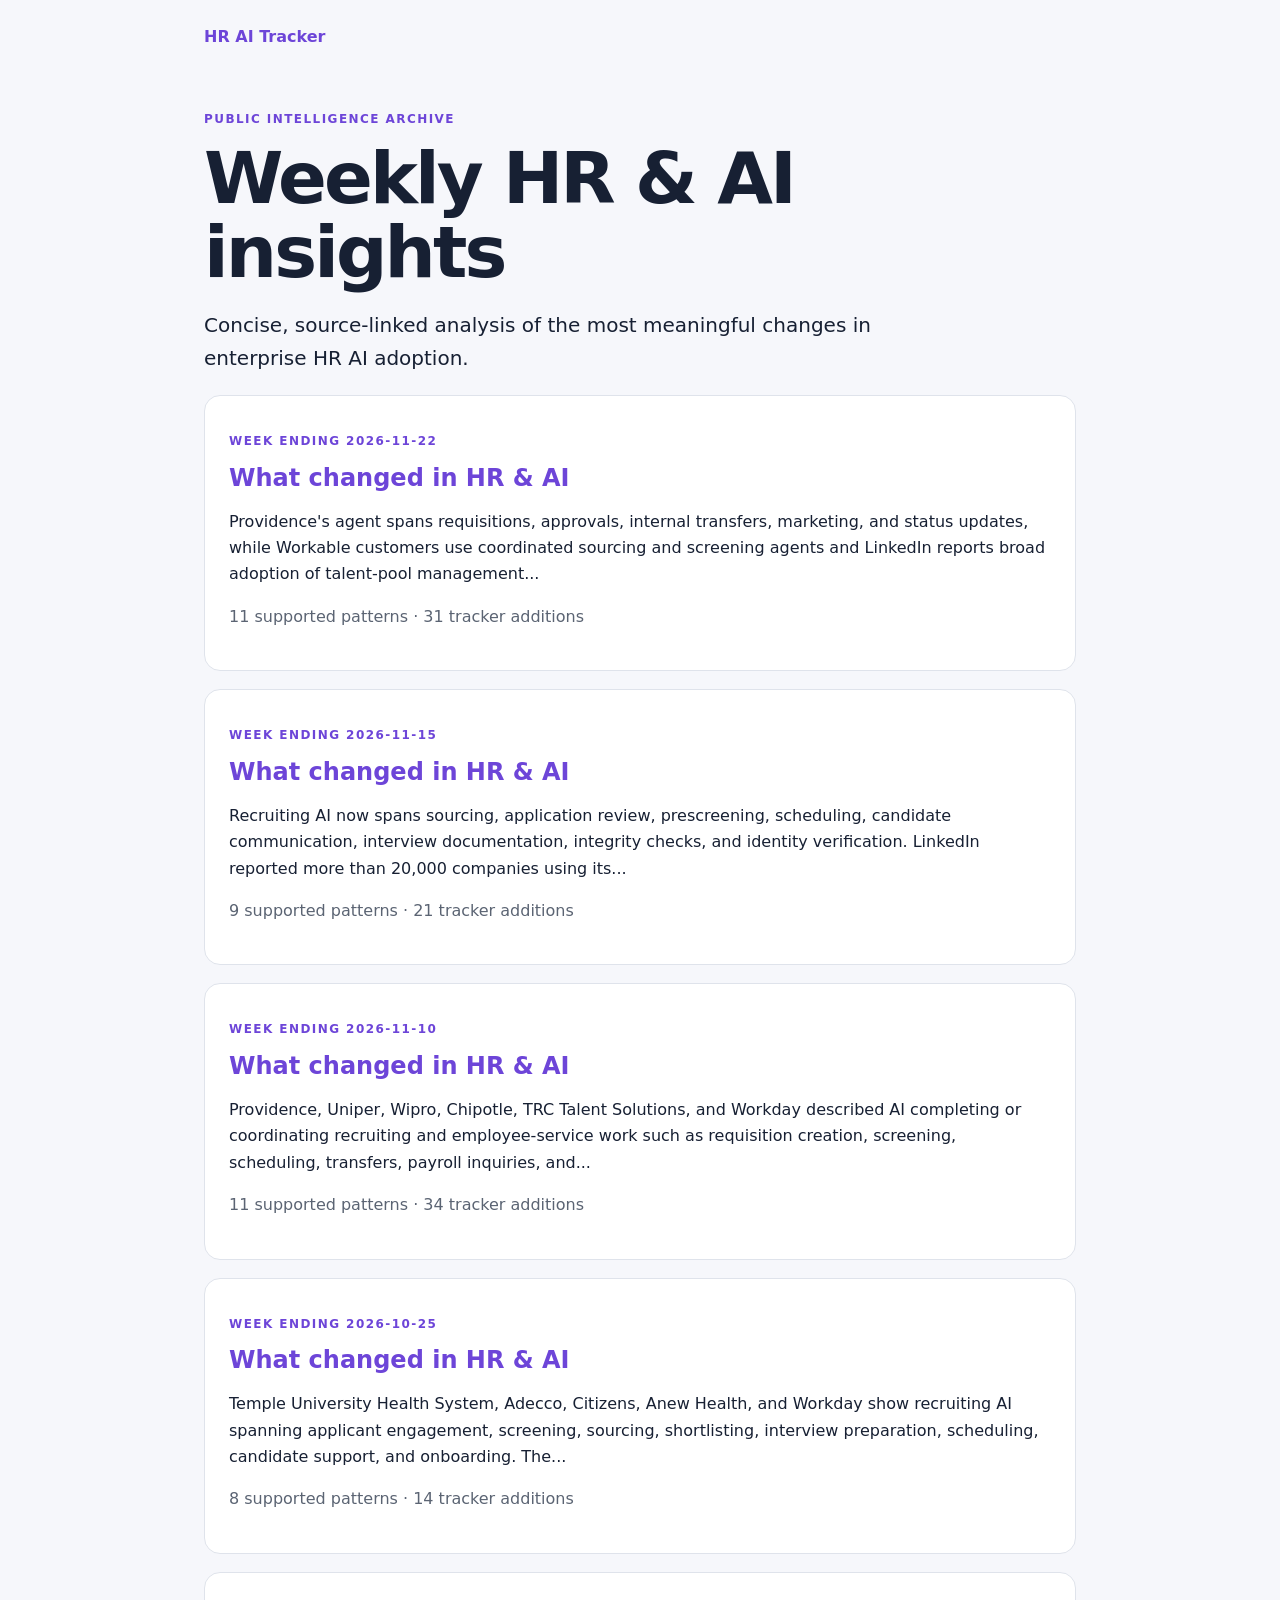
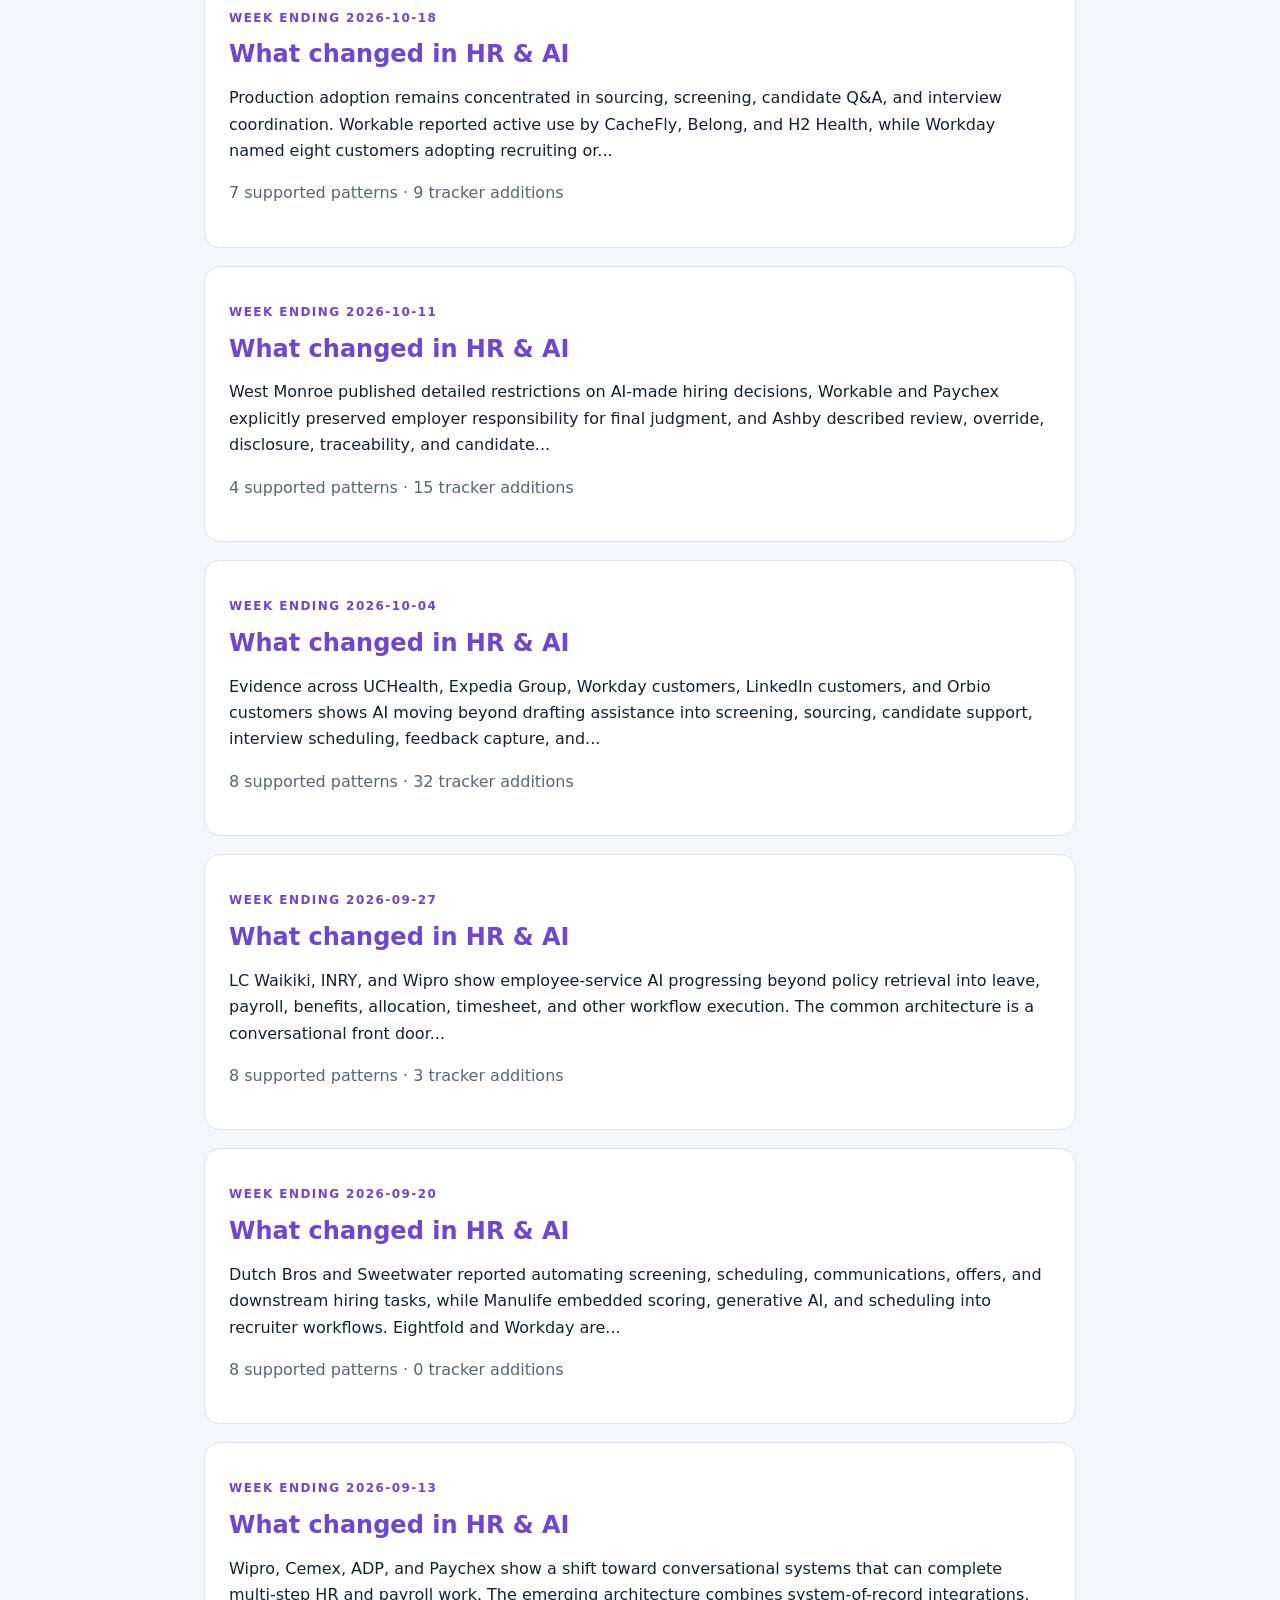
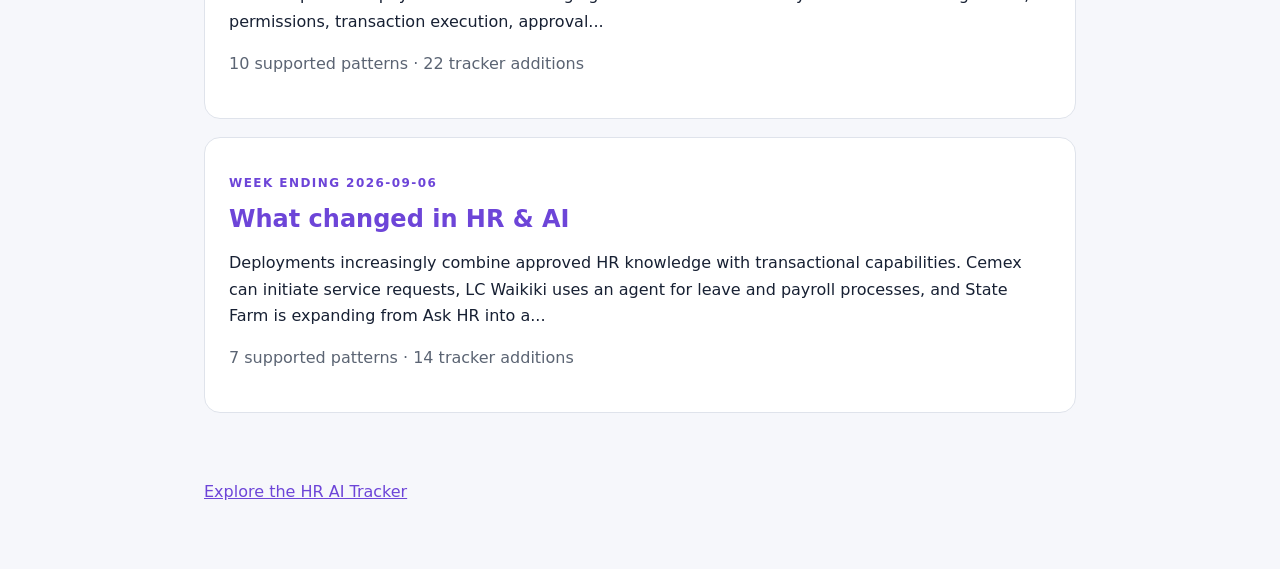
<file: insights/index.html>
<!doctype html>
<html lang="en">
<head>
  <meta charset="utf-8">
  <meta name="viewport" content="width=device-width, initial-scale=1">
  <meta name="description" content="An archive of weekly HR and AI intelligence briefs with links to public evidence.">
  <title>Weekly HR &amp; AI Insights</title>
  <link rel="stylesheet" href="style.css">
</head>
<body>
  <header class="site-header"><a class="brand" href="../">HR AI Tracker</a></header>
  <main>
    <p class="eyebrow">PUBLIC INTELLIGENCE ARCHIVE</p>
    <h1>Weekly HR &amp; AI insights</h1>
    <p class="lede">Concise, source-linked analysis of the most meaningful changes in enterprise HR AI adoption.</p>
    <section class="archive">
        <article class="archive-card">
          <p class="eyebrow">WEEK ENDING 2026-11-22</p>
          <h2><a href="2026-11-22.html">What changed in HR &amp; AI</a></h2>
          <p>Providence&#x27;s agent spans requisitions, approvals, internal transfers, marketing, and status updates, while Workable customers use coordinated sourcing and screening agents and LinkedIn reports broad adoption of talent-pool management...</p>
          <p class="archive-meta">11 supported patterns · 31 tracker additions</p>
        </article>
        <article class="archive-card">
          <p class="eyebrow">WEEK ENDING 2026-11-15</p>
          <h2><a href="2026-11-15.html">What changed in HR &amp; AI</a></h2>
          <p>Recruiting AI now spans sourcing, application review, prescreening, scheduling, candidate communication, interview documentation, integrity checks, and identity verification. LinkedIn reported more than 20,000 companies using its...</p>
          <p class="archive-meta">9 supported patterns · 21 tracker additions</p>
        </article>
        <article class="archive-card">
          <p class="eyebrow">WEEK ENDING 2026-11-10</p>
          <h2><a href="2026-11-10.html">What changed in HR &amp; AI</a></h2>
          <p>Providence, Uniper, Wipro, Chipotle, TRC Talent Solutions, and Workday described AI completing or coordinating recruiting and employee-service work such as requisition creation, screening, scheduling, transfers, payroll inquiries, and...</p>
          <p class="archive-meta">11 supported patterns · 34 tracker additions</p>
        </article>
        <article class="archive-card">
          <p class="eyebrow">WEEK ENDING 2026-10-25</p>
          <h2><a href="2026-10-25.html">What changed in HR &amp; AI</a></h2>
          <p>Temple University Health System, Adecco, Citizens, Anew Health, and Workday show recruiting AI spanning applicant engagement, screening, sourcing, shortlisting, interview preparation, scheduling, candidate support, and onboarding. The...</p>
          <p class="archive-meta">8 supported patterns · 14 tracker additions</p>
        </article>
        <article class="archive-card">
          <p class="eyebrow">WEEK ENDING 2026-10-18</p>
          <h2><a href="2026-10-18.html">What changed in HR &amp; AI</a></h2>
          <p>Production adoption remains concentrated in sourcing, screening, candidate Q&amp;A, and interview coordination. Workable reported active use by CacheFly, Belong, and H2 Health, while Workday named eight customers adopting recruiting or...</p>
          <p class="archive-meta">7 supported patterns · 9 tracker additions</p>
        </article>
        <article class="archive-card">
          <p class="eyebrow">WEEK ENDING 2026-10-11</p>
          <h2><a href="2026-10-11.html">What changed in HR &amp; AI</a></h2>
          <p>West Monroe published detailed restrictions on AI-made hiring decisions, Workable and Paychex explicitly preserved employer responsibility for final judgment, and Ashby described review, override, disclosure, traceability, and candidate...</p>
          <p class="archive-meta">4 supported patterns · 15 tracker additions</p>
        </article>
        <article class="archive-card">
          <p class="eyebrow">WEEK ENDING 2026-10-04</p>
          <h2><a href="2026-10-04.html">What changed in HR &amp; AI</a></h2>
          <p>Evidence across UCHealth, Expedia Group, Workday customers, LinkedIn customers, and Orbio customers shows AI moving beyond drafting assistance into screening, sourcing, candidate support, interview scheduling, feedback capture, and...</p>
          <p class="archive-meta">8 supported patterns · 32 tracker additions</p>
        </article>
        <article class="archive-card">
          <p class="eyebrow">WEEK ENDING 2026-09-27</p>
          <h2><a href="2026-09-27.html">What changed in HR &amp; AI</a></h2>
          <p>LC Waikiki, INRY, and Wipro show employee-service AI progressing beyond policy retrieval into leave, payroll, benefits, allocation, timesheet, and other workflow execution. The common architecture is a conversational front door...</p>
          <p class="archive-meta">8 supported patterns · 3 tracker additions</p>
        </article>
        <article class="archive-card">
          <p class="eyebrow">WEEK ENDING 2026-09-20</p>
          <h2><a href="2026-09-20.html">What changed in HR &amp; AI</a></h2>
          <p>Dutch Bros and Sweetwater reported automating screening, scheduling, communications, offers, and downstream hiring tasks, while Manulife embedded scoring, generative AI, and scheduling into recruiter workflows. Eightfold and Workday are...</p>
          <p class="archive-meta">8 supported patterns · 0 tracker additions</p>
        </article>
        <article class="archive-card">
          <p class="eyebrow">WEEK ENDING 2026-09-13</p>
          <h2><a href="2026-09-13.html">What changed in HR &amp; AI</a></h2>
          <p>Wipro, Cemex, ADP, and Paychex show a shift toward conversational systems that can complete multi-step HR and payroll work. The emerging architecture combines system-of-record integrations, permissions, transaction execution, approval...</p>
          <p class="archive-meta">10 supported patterns · 22 tracker additions</p>
        </article>
        <article class="archive-card">
          <p class="eyebrow">WEEK ENDING 2026-09-06</p>
          <h2><a href="2026-09-06.html">What changed in HR &amp; AI</a></h2>
          <p>Deployments increasingly combine approved HR knowledge with transactional capabilities. Cemex can initiate service requests, LC Waikiki uses an agent for leave and payroll processes, and State Farm is expanding from Ask HR into a...</p>
          <p class="archive-meta">7 supported patterns · 14 tracker additions</p>
        </article></section>
  </main>
  <footer><a href="../">Explore the HR AI Tracker</a></footer>
</body>
</html>
</file>
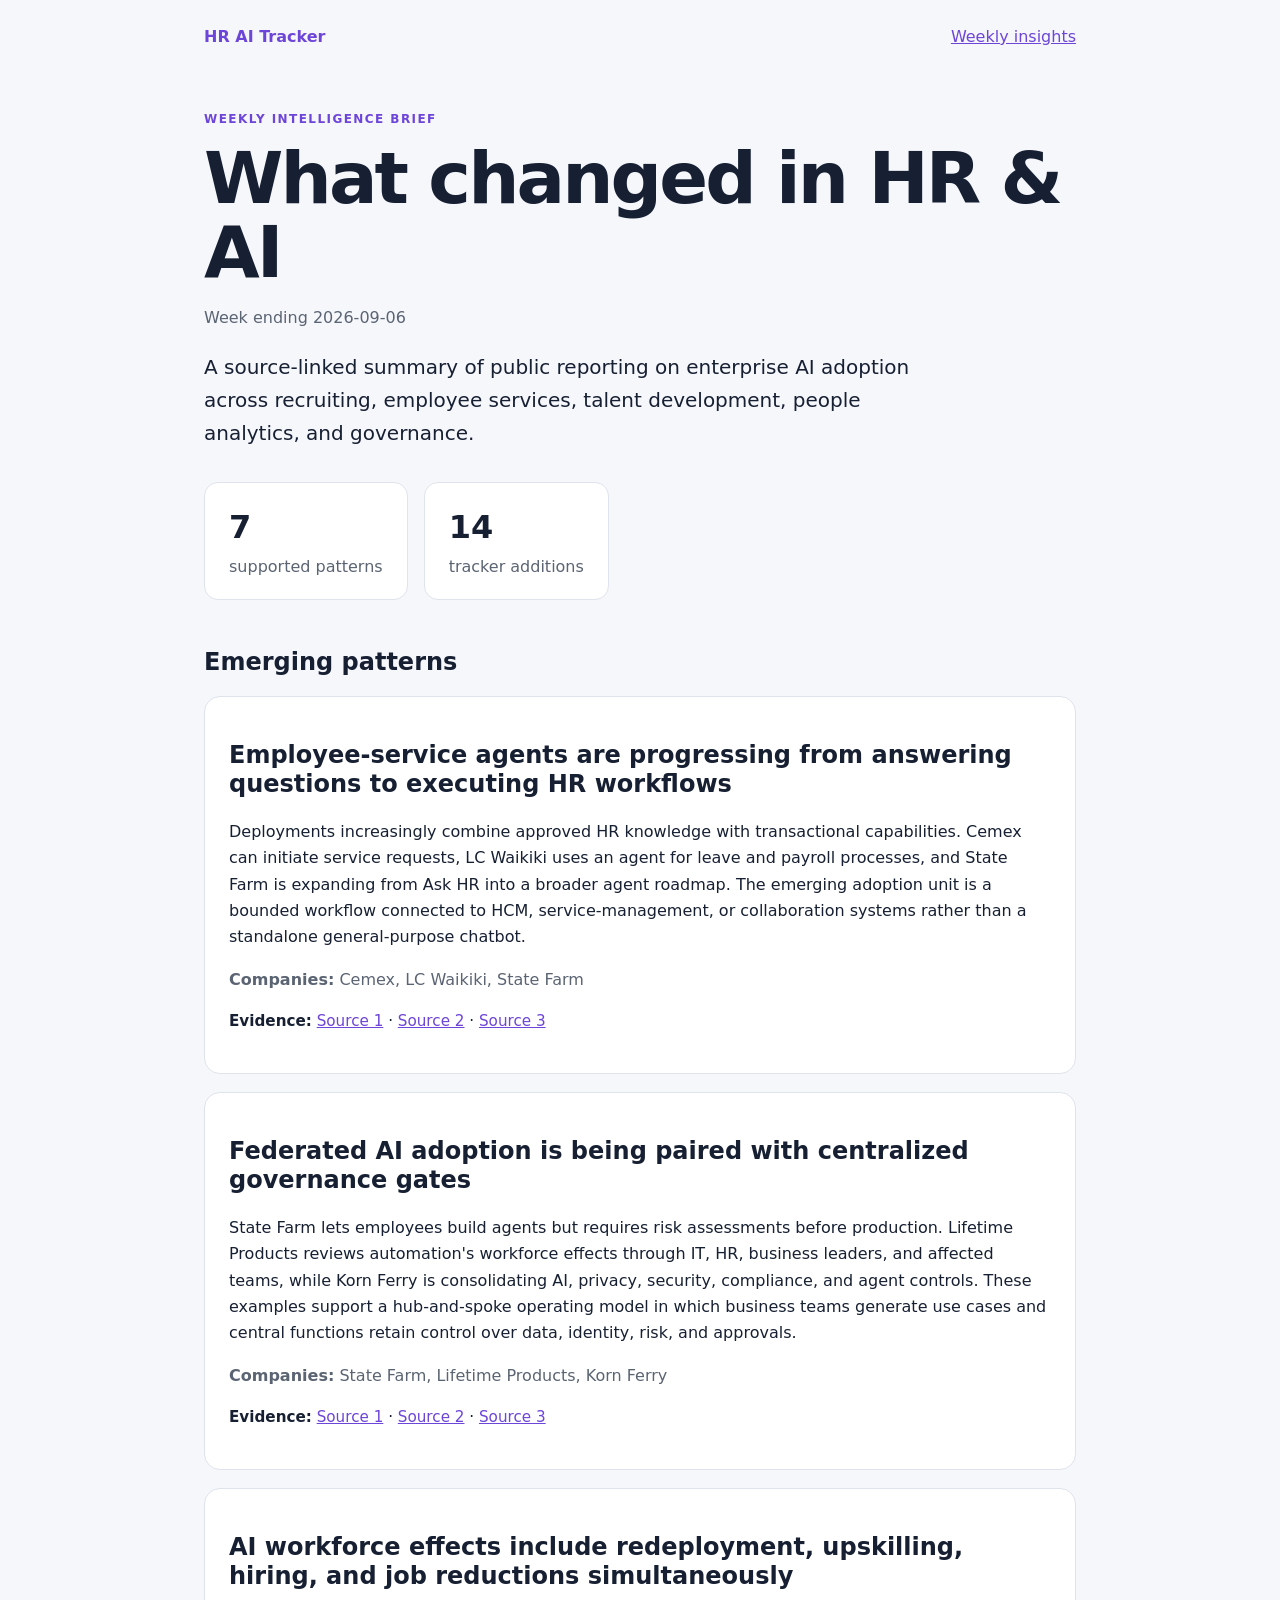
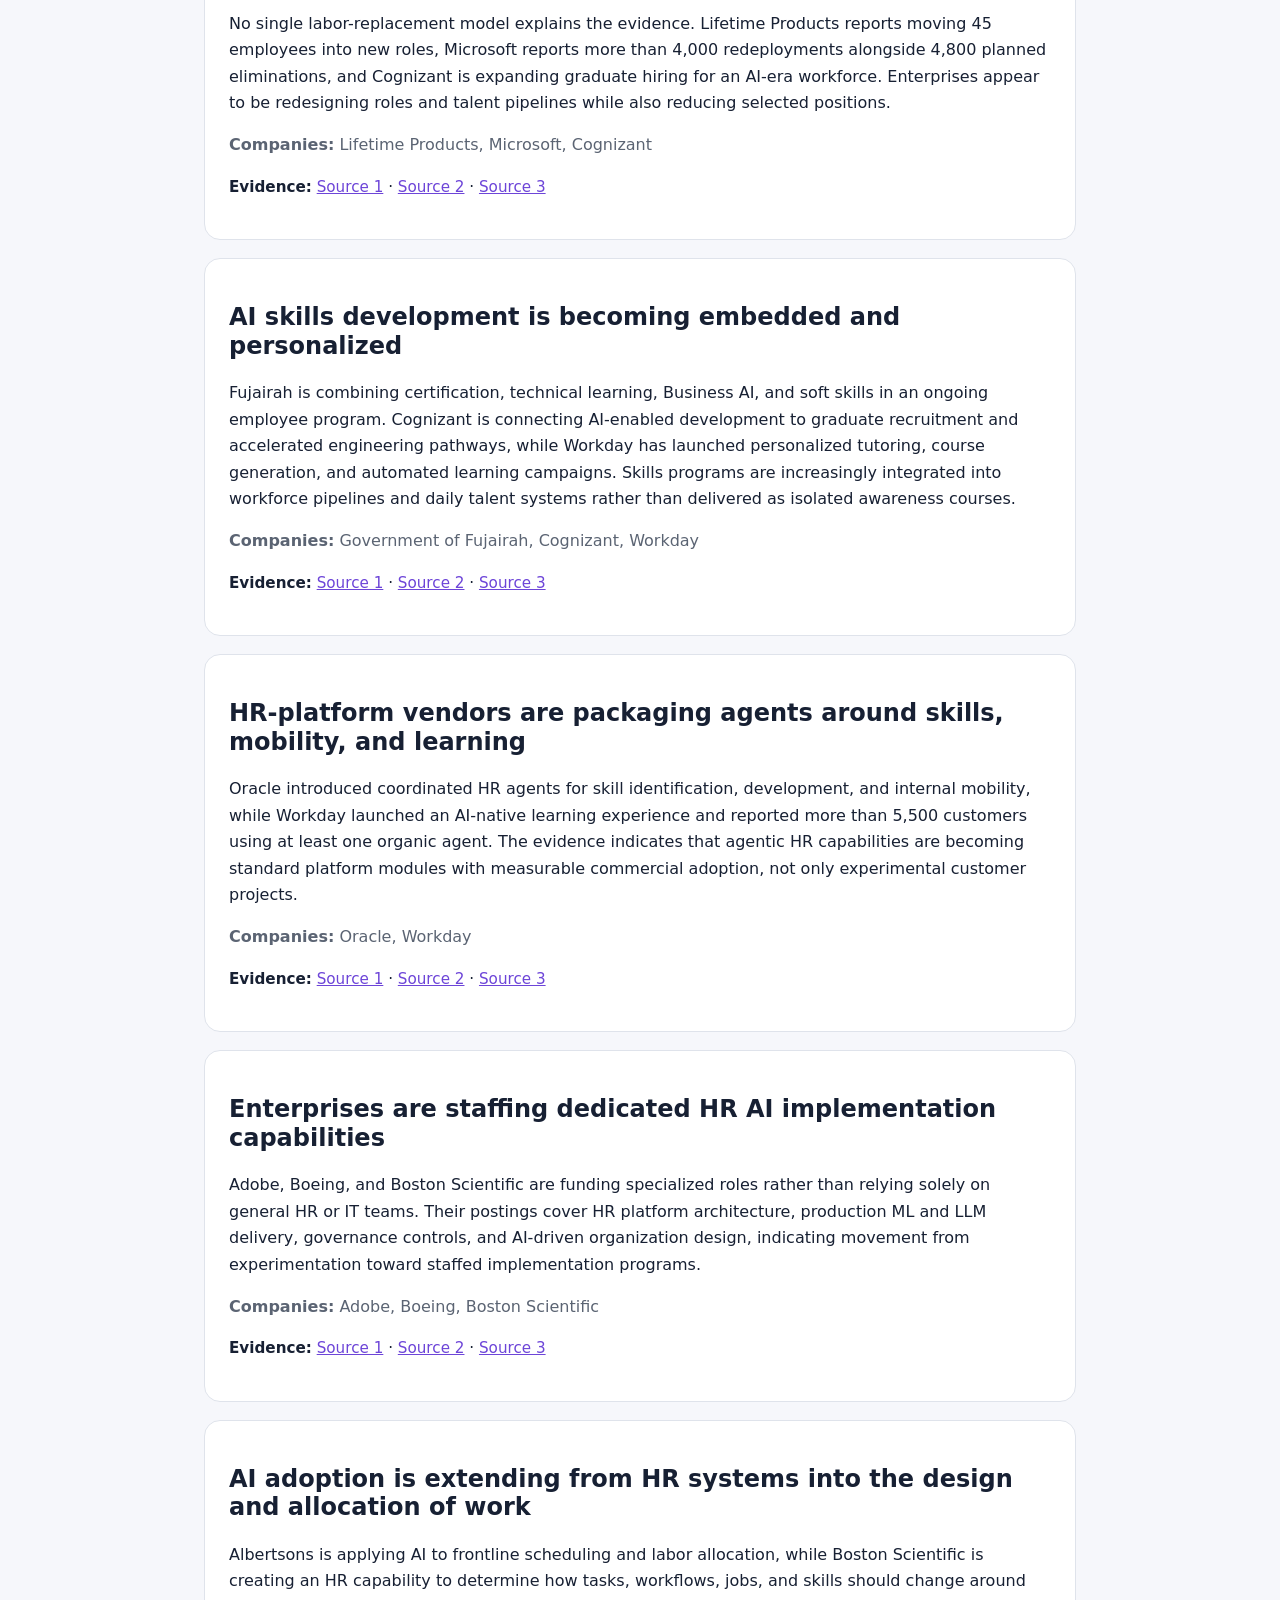
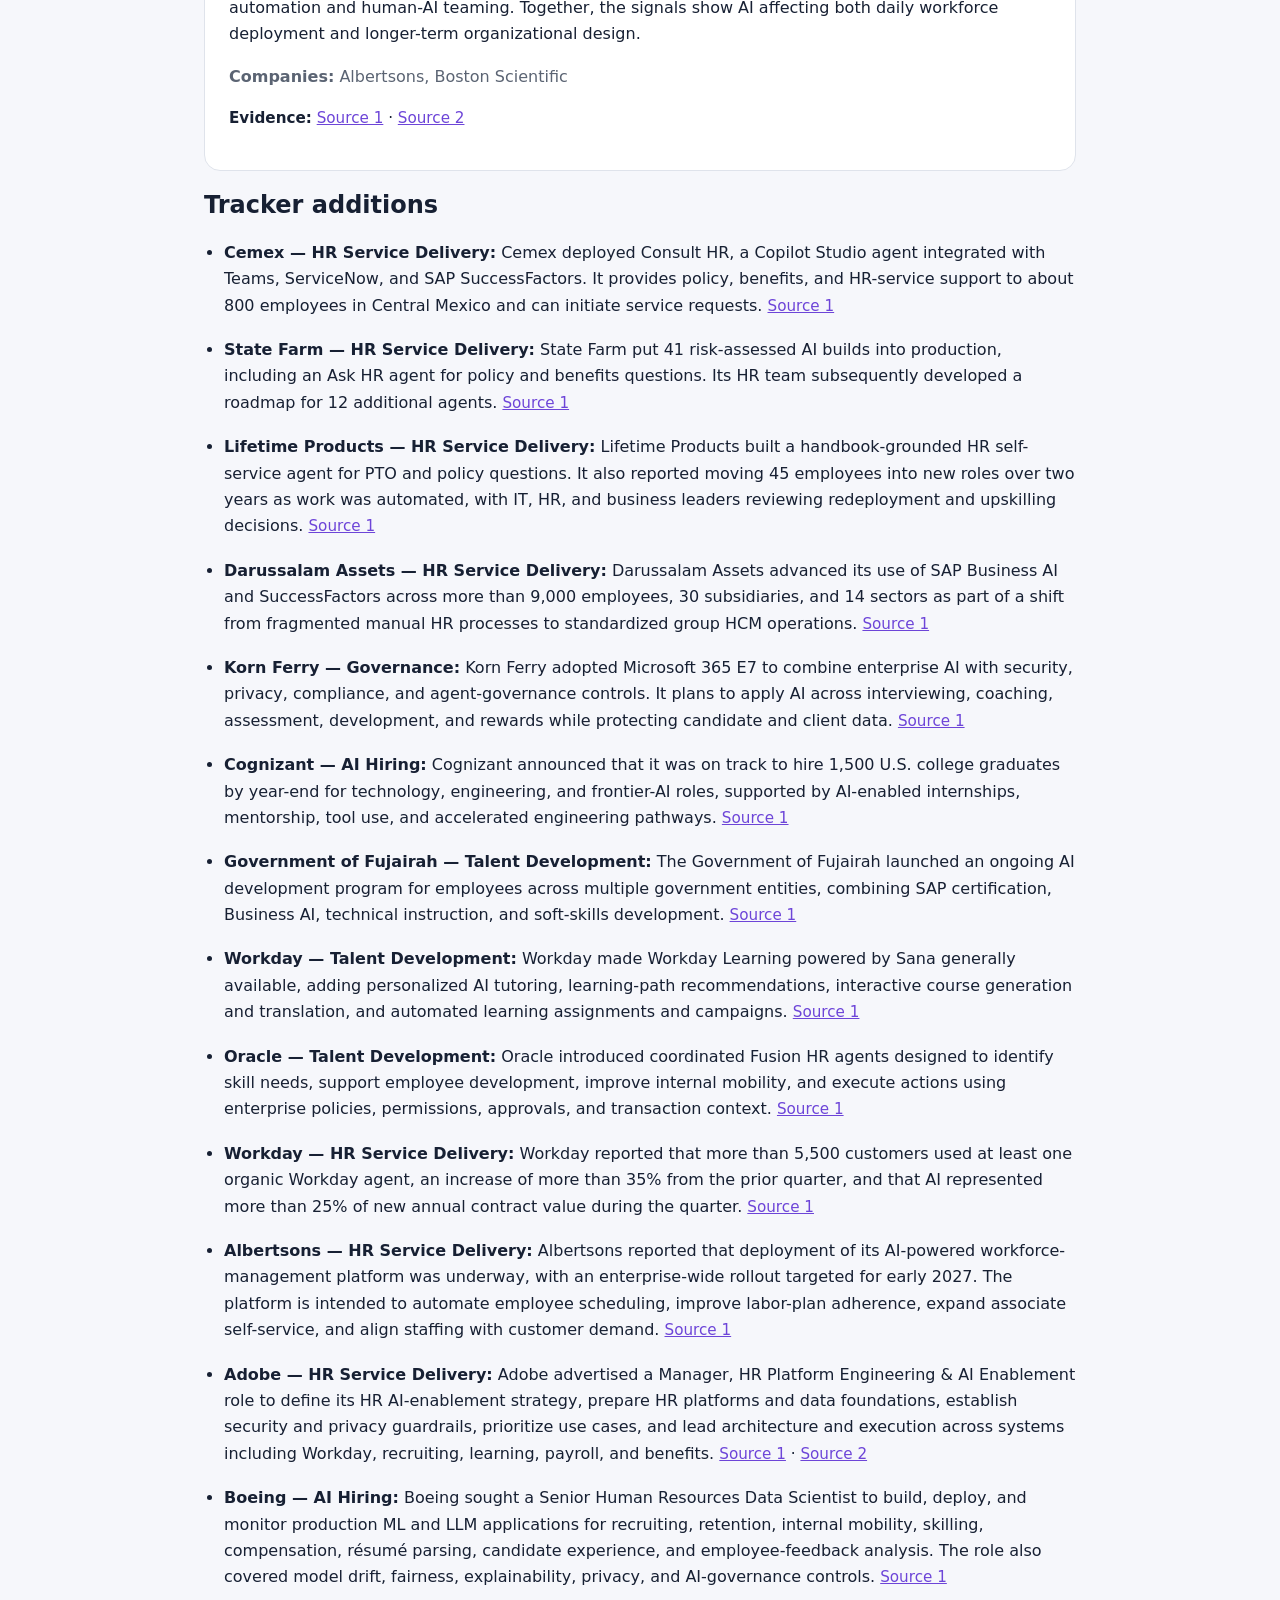
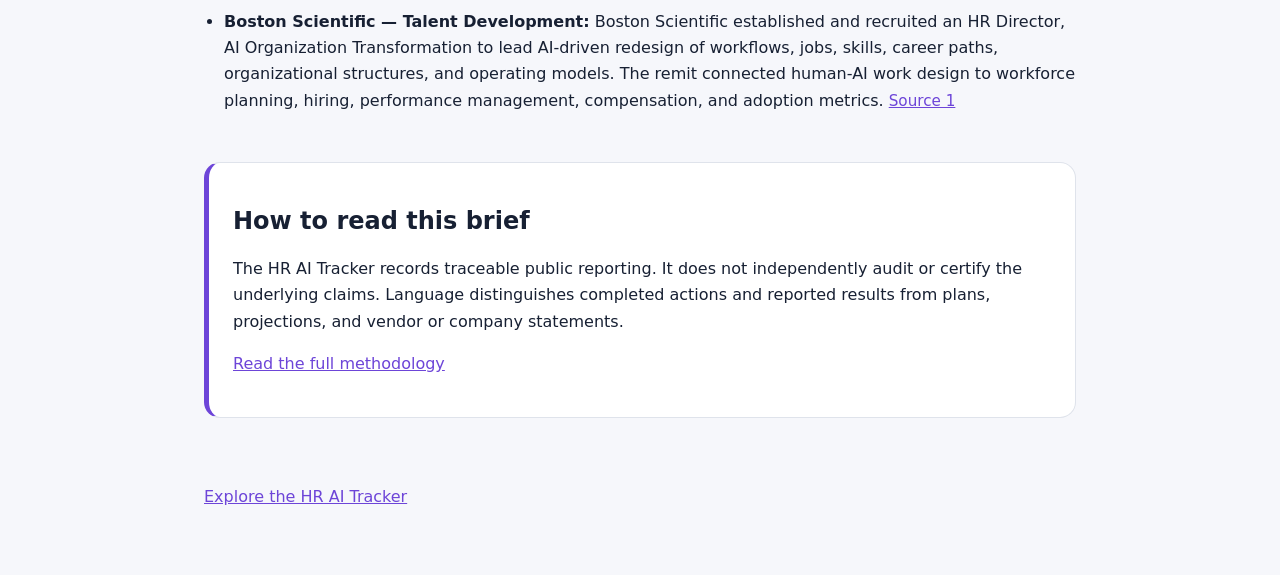
<file: insights/2026-09-06.html>
<!doctype html>
<html lang="en">
<head>
  <meta charset="utf-8">
  <meta name="viewport" content="width=device-width, initial-scale=1">
  <meta name="description" content="Weekly public intelligence on how organizations are adopting AI across HR.">
  <title>Weekly HR &amp; AI Brief — 2026-09-06</title>
  <link rel="stylesheet" href="style.css">
</head>
<body>
  <header class="site-header">
    <a class="brand" href="../">HR AI Tracker</a>
    <a href="index.html">Weekly insights</a>
  </header>
  <main>
    <p class="eyebrow">WEEKLY INTELLIGENCE BRIEF</p>
    <h1>What changed in HR &amp; AI</h1>
    <p class="date">Week ending 2026-09-06</p>
    <p class="lede">A source-linked summary of public reporting on enterprise AI adoption across recruiting, employee services, talent development, people analytics, and governance.</p>
    <div class="metrics" aria-label="Weekly summary">
      <div><strong>7</strong><span>supported patterns</span></div>
      <div><strong>14</strong><span>tracker additions</span></div>
    </div>
    <section>
      <h2 class="section-title">Emerging patterns</h2>
      
        <article class="insight-card">
          <h2>Employee-service agents are progressing from answering questions to executing HR workflows</h2>
          <p>Deployments increasingly combine approved HR knowledge with transactional capabilities. Cemex can initiate service requests, LC Waikiki uses an agent for leave and payroll processes, and State Farm is expanding from Ask HR into a broader agent roadmap. The emerging adoption unit is a bounded workflow connected to HCM, service-management, or collaboration systems rather than a standalone general-purpose chatbot.</p>
          <p class="companies"><strong>Companies:</strong> Cemex, LC Waikiki, State Farm</p>
          <p class="sources"><strong>Evidence:</strong> <a href="https://www.microsoft.com/en/customers/story/26985-cemex-microsoft-copilot-studio" target="_blank" rel="noopener noreferrer">Source 1</a><span aria-hidden="true"> · </span><a href="https://news.sap.com/2026/07/sap-business-ai-release-highlights-q2-2026/" target="_blank" rel="noopener noreferrer">Source 2</a><span aria-hidden="true"> · </span><a href="https://www.microsoft.com/en/customers/story/26947-state-farm-microsoft-power-platform" target="_blank" rel="noopener noreferrer">Source 3</a></p>
        </article>
        <article class="insight-card">
          <h2>Federated AI adoption is being paired with centralized governance gates</h2>
          <p>State Farm lets employees build agents but requires risk assessments before production. Lifetime Products reviews automation&#x27;s workforce effects through IT, HR, business leaders, and affected teams, while Korn Ferry is consolidating AI, privacy, security, compliance, and agent controls. These examples support a hub-and-spoke operating model in which business teams generate use cases and central functions retain control over data, identity, risk, and approvals.</p>
          <p class="companies"><strong>Companies:</strong> State Farm, Lifetime Products, Korn Ferry</p>
          <p class="sources"><strong>Evidence:</strong> <a href="https://www.microsoft.com/en/customers/story/26947-state-farm-microsoft-power-platform" target="_blank" rel="noopener noreferrer">Source 1</a><span aria-hidden="true"> · </span><a href="https://www.microsoft.com/en/customers/story/27087-lifetime-products-microsoft-copilot-studio" target="_blank" rel="noopener noreferrer">Source 2</a><span aria-hidden="true"> · </span><a href="https://www.microsoft.com/en/customers/story/27106-korn-ferry-international-microsoft-365-enterprise" target="_blank" rel="noopener noreferrer">Source 3</a></p>
        </article>
        <article class="insight-card">
          <h2>AI workforce effects include redeployment, upskilling, hiring, and job reductions simultaneously</h2>
          <p>No single labor-replacement model explains the evidence. Lifetime Products reports moving 45 employees into new roles, Microsoft reports more than 4,000 redeployments alongside 4,800 planned eliminations, and Cognizant is expanding graduate hiring for an AI-era workforce. Enterprises appear to be redesigning roles and talent pipelines while also reducing selected positions.</p>
          <p class="companies"><strong>Companies:</strong> Lifetime Products, Microsoft, Cognizant</p>
          <p class="sources"><strong>Evidence:</strong> <a href="https://www.microsoft.com/en/customers/story/27087-lifetime-products-microsoft-copilot-studio" target="_blank" rel="noopener noreferrer">Source 1</a><span aria-hidden="true"> · </span><a href="https://blogs.microsoft.com/blog/2026/07/06/the-latest-in-our-company-transformation/" target="_blank" rel="noopener noreferrer">Source 2</a><span aria-hidden="true"> · </span><a href="https://news.cognizant.com/2026-07-15-Cognizant-On-Track-to-Hire-1%2C500-U-S-College-Graduates-in-2026-to-Power-AI-Era-Workforce" target="_blank" rel="noopener noreferrer">Source 3</a></p>
        </article>
        <article class="insight-card">
          <h2>AI skills development is becoming embedded and personalized</h2>
          <p>Fujairah is combining certification, technical learning, Business AI, and soft skills in an ongoing employee program. Cognizant is connecting AI-enabled development to graduate recruitment and accelerated engineering pathways, while Workday has launched personalized tutoring, course generation, and automated learning campaigns. Skills programs are increasingly integrated into workforce pipelines and daily talent systems rather than delivered as isolated awareness courses.</p>
          <p class="companies"><strong>Companies:</strong> Government of Fujairah, Cognizant, Workday</p>
          <p class="sources"><strong>Evidence:</strong> <a href="https://news.sap.com/mena/2026/07/fujairah-government-partners-with-sap-to-empower-employees-with-advanced-ai-skills/?amp=1" target="_blank" rel="noopener noreferrer">Source 1</a><span aria-hidden="true"> · </span><a href="https://news.cognizant.com/2026-07-15-Cognizant-On-Track-to-Hire-1%2C500-U-S-College-Graduates-in-2026-to-Power-AI-Era-Workforce" target="_blank" rel="noopener noreferrer">Source 2</a><span aria-hidden="true"> · </span><a href="https://newsroom.workday.com/2026-07-22-Workday-Learning%2C-Powered-by-Sana%2C-Now-Generally-Available-as-an-AI-Native-Learning-Experience-Built-on-Workdays-Trusted-Data" target="_blank" rel="noopener noreferrer">Source 3</a></p>
        </article>
        <article class="insight-card">
          <h2>HR-platform vendors are packaging agents around skills, mobility, and learning</h2>
          <p>Oracle introduced coordinated HR agents for skill identification, development, and internal mobility, while Workday launched an AI-native learning experience and reported more than 5,500 customers using at least one organic agent. The evidence indicates that agentic HR capabilities are becoming standard platform modules with measurable commercial adoption, not only experimental customer projects.</p>
          <p class="companies"><strong>Companies:</strong> Oracle, Workday</p>
          <p class="sources"><strong>Evidence:</strong> <a href="https://www.oracle.com/es/news/announcement/oracle-adds-new-fusion-agentic-applications-and-ai-agents-to-help-improve-talent-management-2026-08-11/" target="_blank" rel="noopener noreferrer">Source 1</a><span aria-hidden="true"> · </span><a href="https://newsroom.workday.com/2026-07-22-Workday-Learning%2C-Powered-by-Sana%2C-Now-Generally-Available-as-an-AI-Native-Learning-Experience-Built-on-Workdays-Trusted-Data" target="_blank" rel="noopener noreferrer">Source 2</a><span aria-hidden="true"> · </span><a href="https://investor.workday.com/news-and-events/press-releases/news-details/2026/Workday-Announces-Fiscal-2027-Second-Quarter-Financial-Results/default.aspx" target="_blank" rel="noopener noreferrer">Source 3</a></p>
        </article>
        <article class="insight-card">
          <h2>Enterprises are staffing dedicated HR AI implementation capabilities</h2>
          <p>Adobe, Boeing, and Boston Scientific are funding specialized roles rather than relying solely on general HR or IT teams. Their postings cover HR platform architecture, production ML and LLM delivery, governance controls, and AI-driven organization design, indicating movement from experimentation toward staffed implementation programs.</p>
          <p class="companies"><strong>Companies:</strong> Adobe, Boeing, Boston Scientific</p>
          <p class="sources"><strong>Evidence:</strong> <a href="https://careers.adobe.com/us/en/job/R168267/Manager-HR-Platform-Engineering-AI-Enablement" target="_blank" rel="noopener noreferrer">Source 1</a><span aria-hidden="true"> · </span><a href="https://www.linkedin.com/jobs/view/senior-human-resources-data-scientist-at-boeing-4398279178?utm_source=openai" target="_blank" rel="noopener noreferrer">Source 2</a><span aria-hidden="true"> · </span><a href="https://jobs.aihub.masstech.org/companies/boston-scientific/jobs/73712320-hr-director-ai-organization-transformation" target="_blank" rel="noopener noreferrer">Source 3</a></p>
        </article>
        <article class="insight-card">
          <h2>AI adoption is extending from HR systems into the design and allocation of work</h2>
          <p>Albertsons is applying AI to frontline scheduling and labor allocation, while Boston Scientific is creating an HR capability to determine how tasks, workflows, jobs, and skills should change around automation and human-AI teaming. Together, the signals show AI affecting both daily workforce deployment and longer-term organizational design.</p>
          <p class="companies"><strong>Companies:</strong> Albertsons, Boston Scientific</p>
          <p class="sources"><strong>Evidence:</strong> <a href="https://uk.investing.com/news/transcripts/earnings-call-transcript-albertsons-q1-2026-misses-profit-view-as-shares-sink-93CH-4785662?ampMode=1" target="_blank" rel="noopener noreferrer">Source 1</a><span aria-hidden="true"> · </span><a href="https://jobs.aihub.masstech.org/companies/boston-scientific/jobs/73712320-hr-director-ai-organization-transformation" target="_blank" rel="noopener noreferrer">Source 2</a></p>
        </article>
    </section>
    
        <section>
          <h2>Tracker additions</h2>
          <ul class="improvements"><li><strong>Cemex — HR Service Delivery:</strong> Cemex deployed Consult HR, a Copilot Studio agent integrated with Teams, ServiceNow, and SAP SuccessFactors. It provides policy, benefits, and HR-service support to about 800 employees in Central Mexico and can initiate service requests. <span class="sources"><a href="https://www.microsoft.com/en/customers/story/26985-cemex-microsoft-copilot-studio" target="_blank" rel="noopener noreferrer">Source 1</a></span></li><li><strong>State Farm — HR Service Delivery:</strong> State Farm put 41 risk-assessed AI builds into production, including an Ask HR agent for policy and benefits questions. Its HR team subsequently developed a roadmap for 12 additional agents. <span class="sources"><a href="https://www.microsoft.com/en/customers/story/26947-state-farm-microsoft-power-platform" target="_blank" rel="noopener noreferrer">Source 1</a></span></li><li><strong>Lifetime Products — HR Service Delivery:</strong> Lifetime Products built a handbook-grounded HR self-service agent for PTO and policy questions. It also reported moving 45 employees into new roles over two years as work was automated, with IT, HR, and business leaders reviewing redeployment and upskilling decisions. <span class="sources"><a href="https://www.microsoft.com/en/customers/story/27087-lifetime-products-microsoft-copilot-studio" target="_blank" rel="noopener noreferrer">Source 1</a></span></li><li><strong>Darussalam Assets — HR Service Delivery:</strong> Darussalam Assets advanced its use of SAP Business AI and SuccessFactors across more than 9,000 employees, 30 subsidiaries, and 14 sectors as part of a shift from fragmented manual HR processes to standardized group HCM operations. <span class="sources"><a href="https://news.sap.com/sea/2026/08/darussalam-assets-advances-next-phase-of-ai-enabled-hr-transformation-with-sap/" target="_blank" rel="noopener noreferrer">Source 1</a></span></li><li><strong>Korn Ferry — Governance:</strong> Korn Ferry adopted Microsoft 365 E7 to combine enterprise AI with security, privacy, compliance, and agent-governance controls. It plans to apply AI across interviewing, coaching, assessment, development, and rewards while protecting candidate and client data. <span class="sources"><a href="https://www.microsoft.com/en/customers/story/27106-korn-ferry-international-microsoft-365-enterprise" target="_blank" rel="noopener noreferrer">Source 1</a></span></li><li><strong>Cognizant — AI Hiring:</strong> Cognizant announced that it was on track to hire 1,500 U.S. college graduates by year-end for technology, engineering, and frontier-AI roles, supported by AI-enabled internships, mentorship, tool use, and accelerated engineering pathways. <span class="sources"><a href="https://news.cognizant.com/2026-07-15-Cognizant-On-Track-to-Hire-1%2C500-U-S-College-Graduates-in-2026-to-Power-AI-Era-Workforce" target="_blank" rel="noopener noreferrer">Source 1</a></span></li><li><strong>Government of Fujairah — Talent Development:</strong> The Government of Fujairah launched an ongoing AI development program for employees across multiple government entities, combining SAP certification, Business AI, technical instruction, and soft-skills development. <span class="sources"><a href="https://news.sap.com/mena/2026/07/fujairah-government-partners-with-sap-to-empower-employees-with-advanced-ai-skills/?amp=1" target="_blank" rel="noopener noreferrer">Source 1</a></span></li><li><strong>Workday — Talent Development:</strong> Workday made Workday Learning powered by Sana generally available, adding personalized AI tutoring, learning-path recommendations, interactive course generation and translation, and automated learning assignments and campaigns. <span class="sources"><a href="https://newsroom.workday.com/2026-07-22-Workday-Learning%2C-Powered-by-Sana%2C-Now-Generally-Available-as-an-AI-Native-Learning-Experience-Built-on-Workdays-Trusted-Data" target="_blank" rel="noopener noreferrer">Source 1</a></span></li><li><strong>Oracle — Talent Development:</strong> Oracle introduced coordinated Fusion HR agents designed to identify skill needs, support employee development, improve internal mobility, and execute actions using enterprise policies, permissions, approvals, and transaction context. <span class="sources"><a href="https://www.oracle.com/es/news/announcement/oracle-adds-new-fusion-agentic-applications-and-ai-agents-to-help-improve-talent-management-2026-08-11/" target="_blank" rel="noopener noreferrer">Source 1</a></span></li><li><strong>Workday — HR Service Delivery:</strong> Workday reported that more than 5,500 customers used at least one organic Workday agent, an increase of more than 35% from the prior quarter, and that AI represented more than 25% of new annual contract value during the quarter. <span class="sources"><a href="https://investor.workday.com/news-and-events/press-releases/news-details/2026/Workday-Announces-Fiscal-2027-Second-Quarter-Financial-Results/default.aspx" target="_blank" rel="noopener noreferrer">Source 1</a></span></li><li><strong>Albertsons — HR Service Delivery:</strong> Albertsons reported that deployment of its AI-powered workforce-management platform was underway, with an enterprise-wide rollout targeted for early 2027. The platform is intended to automate employee scheduling, improve labor-plan adherence, expand associate self-service, and align staffing with customer demand. <span class="sources"><a href="https://uk.investing.com/news/transcripts/earnings-call-transcript-albertsons-q1-2026-misses-profit-view-as-shares-sink-93CH-4785662?ampMode=1" target="_blank" rel="noopener noreferrer">Source 1</a></span></li><li><strong>Adobe — HR Service Delivery:</strong> Adobe advertised a Manager, HR Platform Engineering &amp; AI Enablement role to define its HR AI-enablement strategy, prepare HR platforms and data foundations, establish security and privacy guardrails, prioritize use cases, and lead architecture and execution across systems including Workday, recruiting, learning, payroll, and benefits. <span class="sources"><a href="https://careers.adobe.com/us/en/job/R168267/Manager-HR-Platform-Engineering-AI-Enablement" target="_blank" rel="noopener noreferrer">Source 1</a><span aria-hidden="true"> · </span><a href="https://adobe.wd5.myworkdayjobs.com/external_experienced/job/san-jose/manager--hr-platform-engineering---ai-enablement_r168267?utm_source=openai" target="_blank" rel="noopener noreferrer">Source 2</a></span></li><li><strong>Boeing — AI Hiring:</strong> Boeing sought a Senior Human Resources Data Scientist to build, deploy, and monitor production ML and LLM applications for recruiting, retention, internal mobility, skilling, compensation, résumé parsing, candidate experience, and employee-feedback analysis. The role also covered model drift, fairness, explainability, privacy, and AI-governance controls. <span class="sources"><a href="https://www.linkedin.com/jobs/view/senior-human-resources-data-scientist-at-boeing-4398279178?utm_source=openai" target="_blank" rel="noopener noreferrer">Source 1</a></span></li><li><strong>Boston Scientific — Talent Development:</strong> Boston Scientific established and recruited an HR Director, AI Organization Transformation to lead AI-driven redesign of workflows, jobs, skills, career paths, organizational structures, and operating models. The remit connected human-AI work design to workforce planning, hiring, performance management, compensation, and adoption metrics. <span class="sources"><a href="https://jobs.aihub.masstech.org/companies/boston-scientific/jobs/73712320-hr-director-ai-organization-transformation" target="_blank" rel="noopener noreferrer">Source 1</a></span></li></ul>
        </section>
    <aside class="methodology">
      <h2>How to read this brief</h2>
      <p>The HR AI Tracker records traceable public reporting. It does not independently audit or certify the underlying claims. Language distinguishes completed actions and reported results from plans, projections, and vendor or company statements.</p>
      <p><a href="../#methodology">Read the full methodology</a></p>
    </aside>
  </main>
  <footer><a href="../">Explore the HR AI Tracker</a></footer>
</body>
</html>
</file>
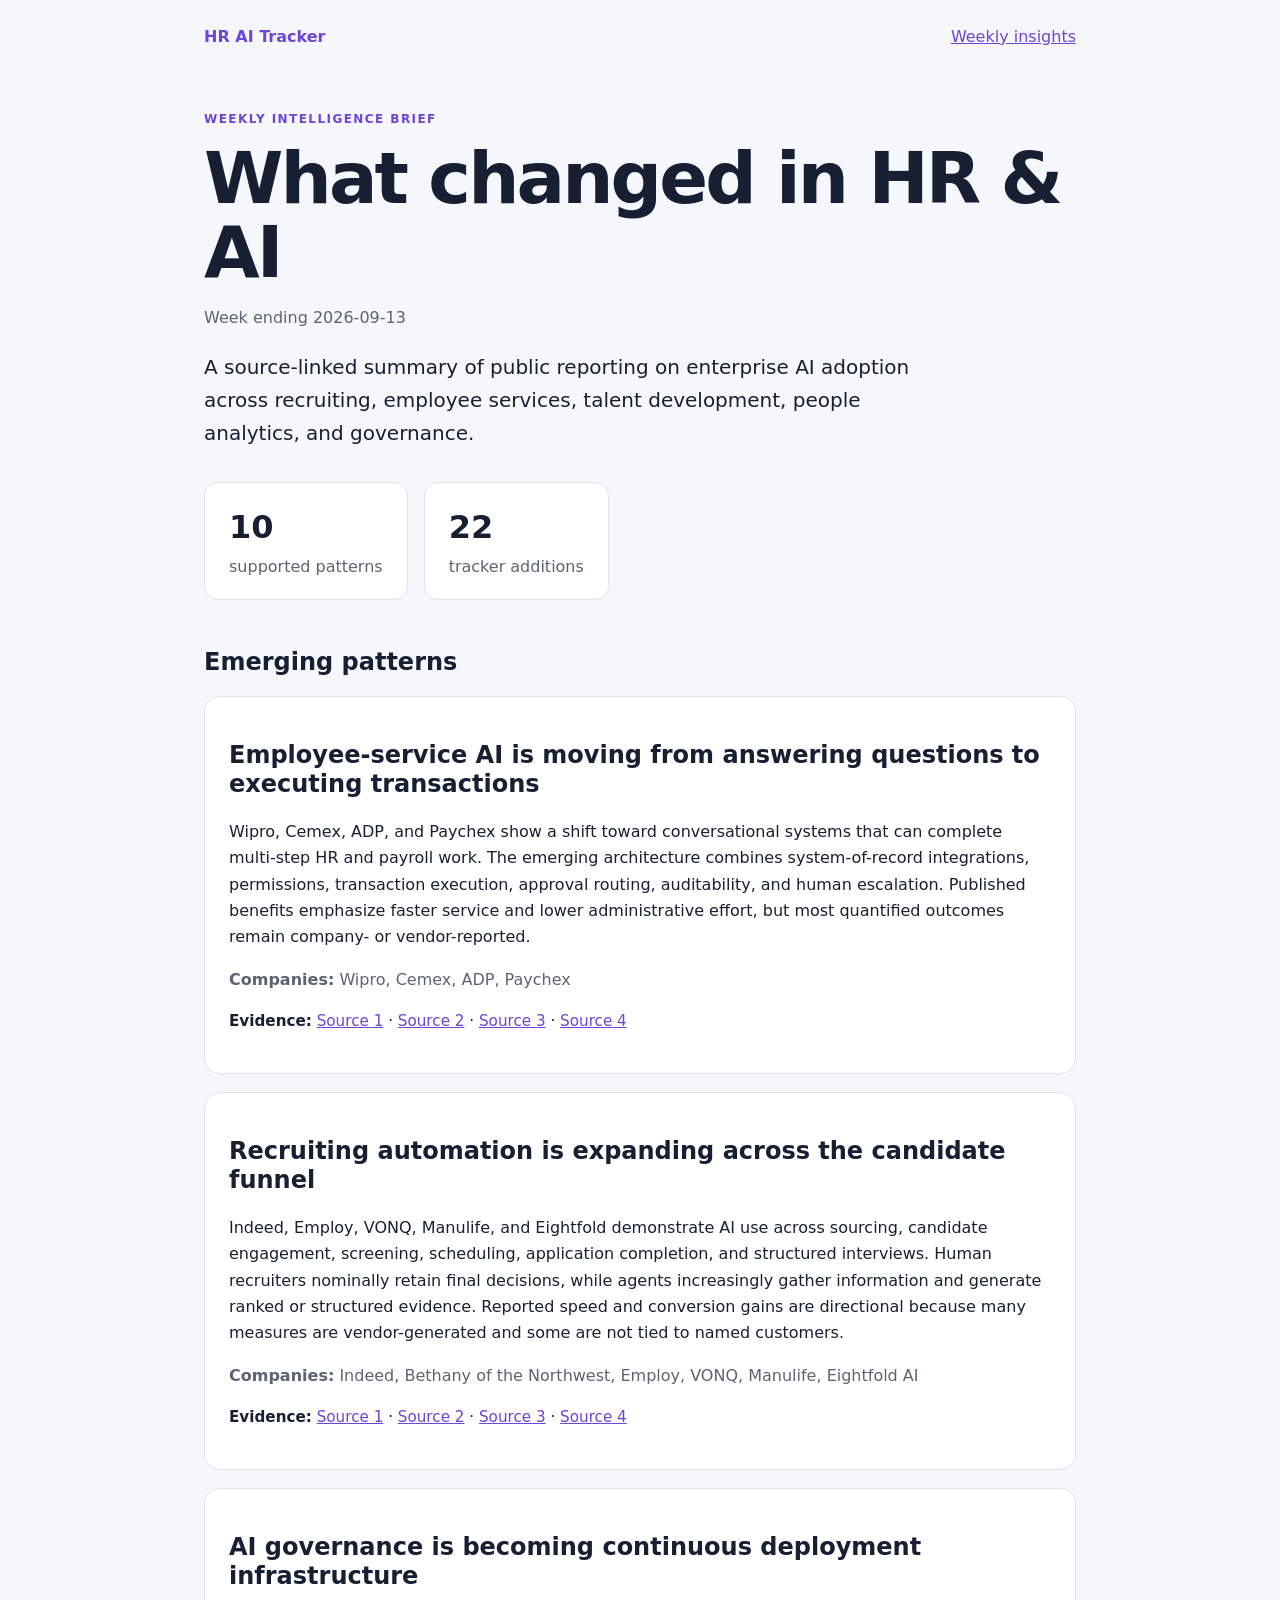
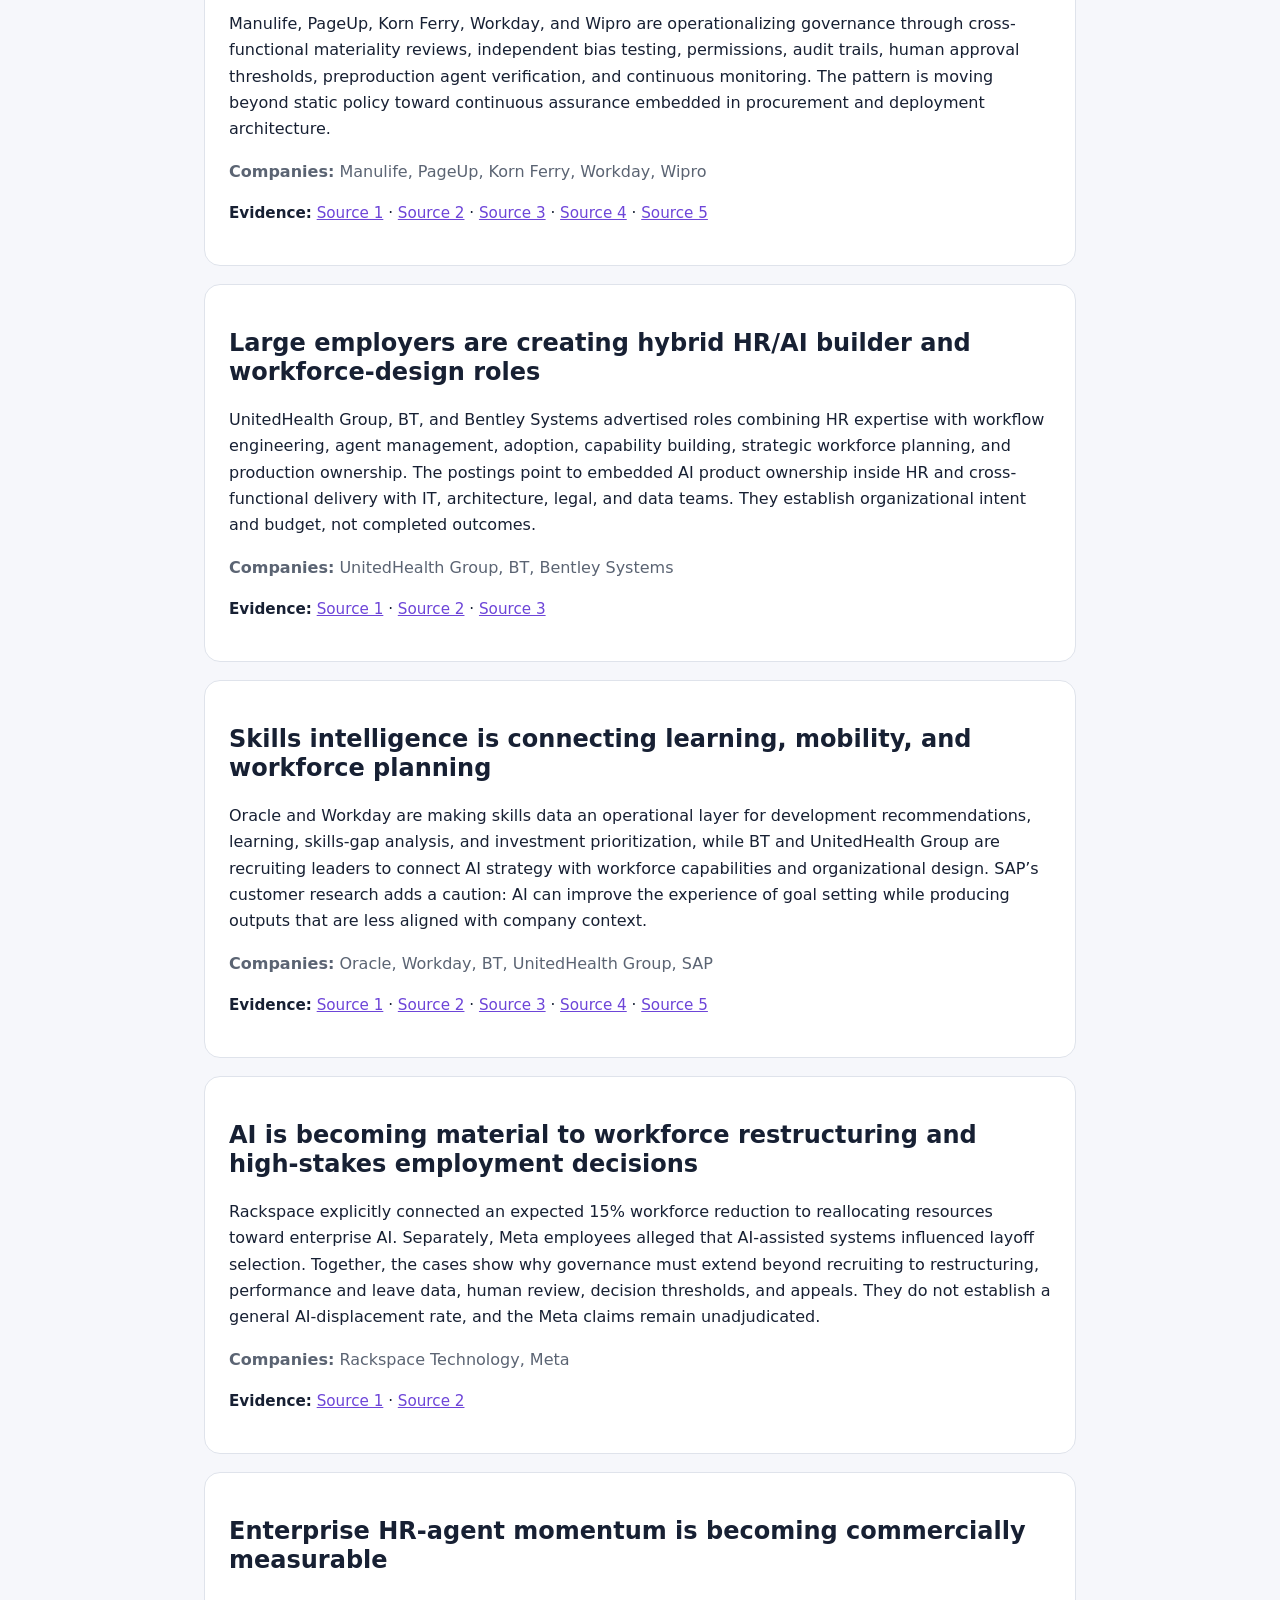
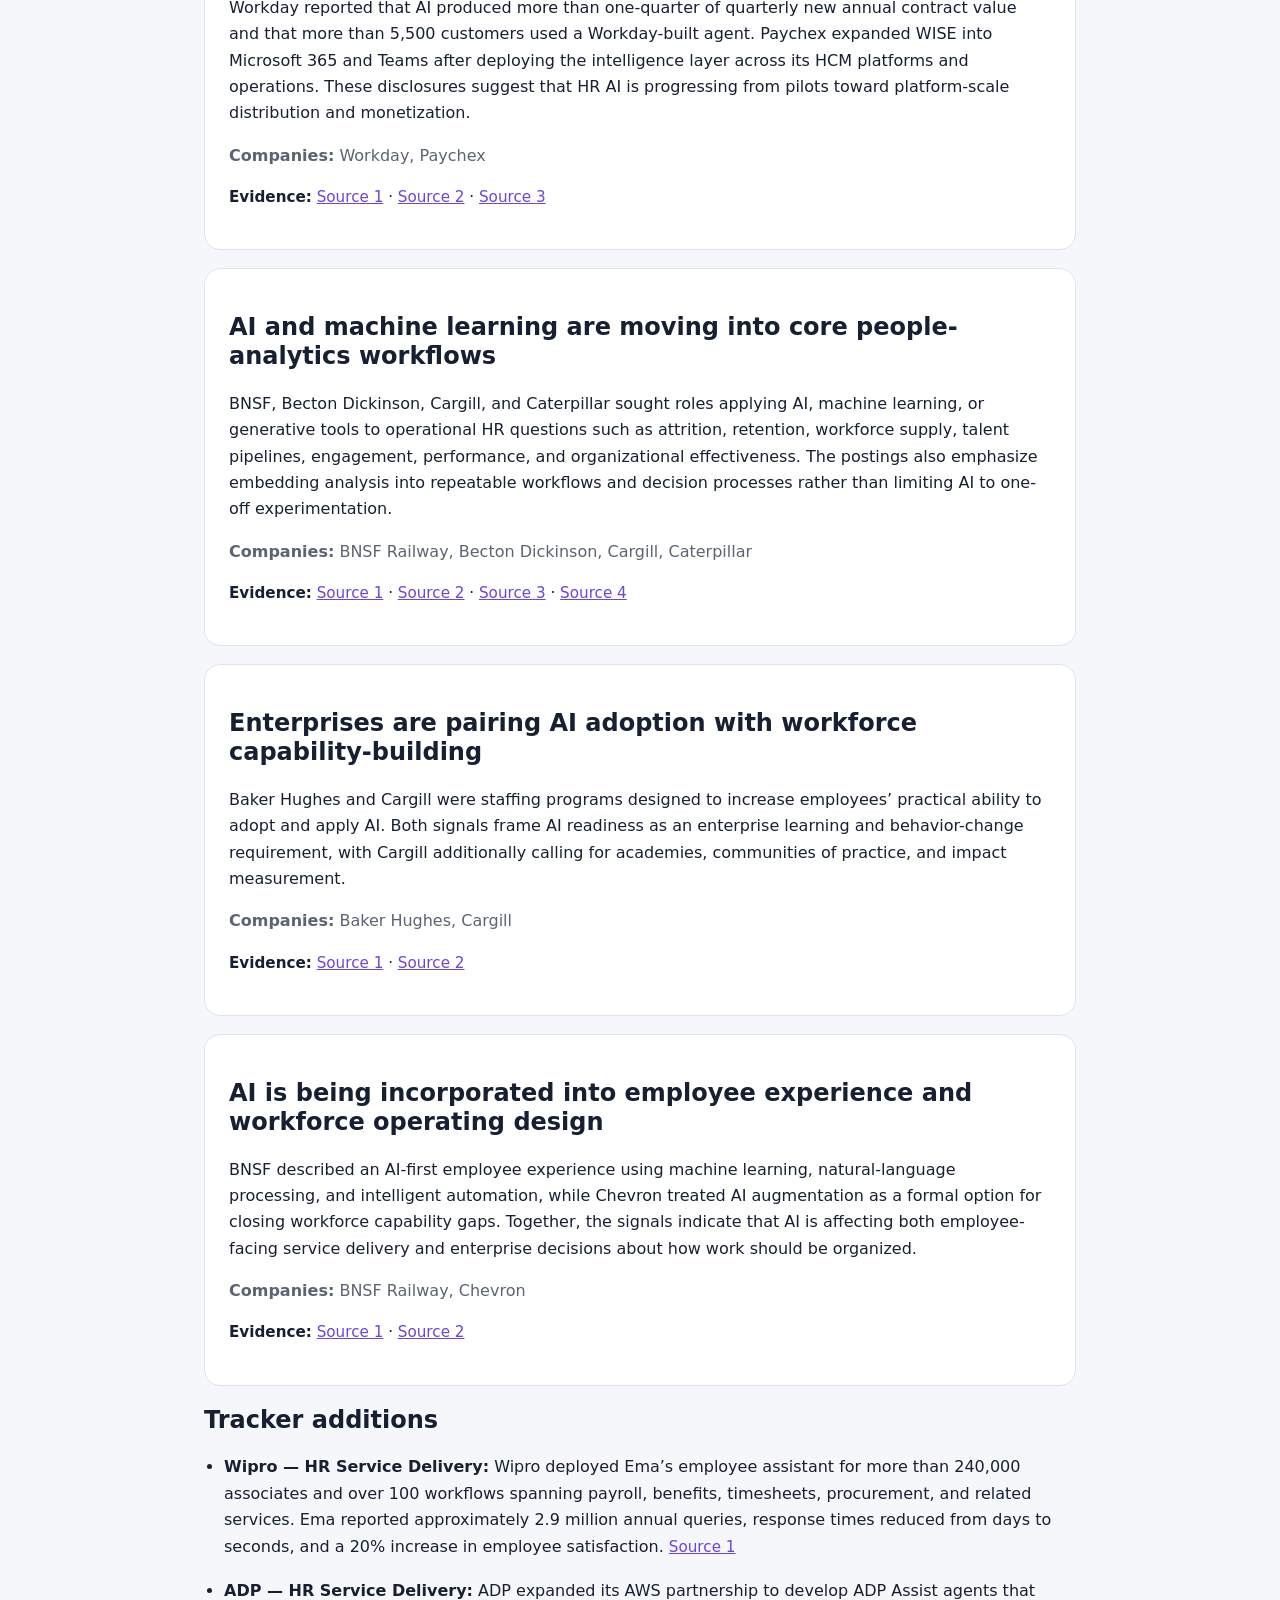
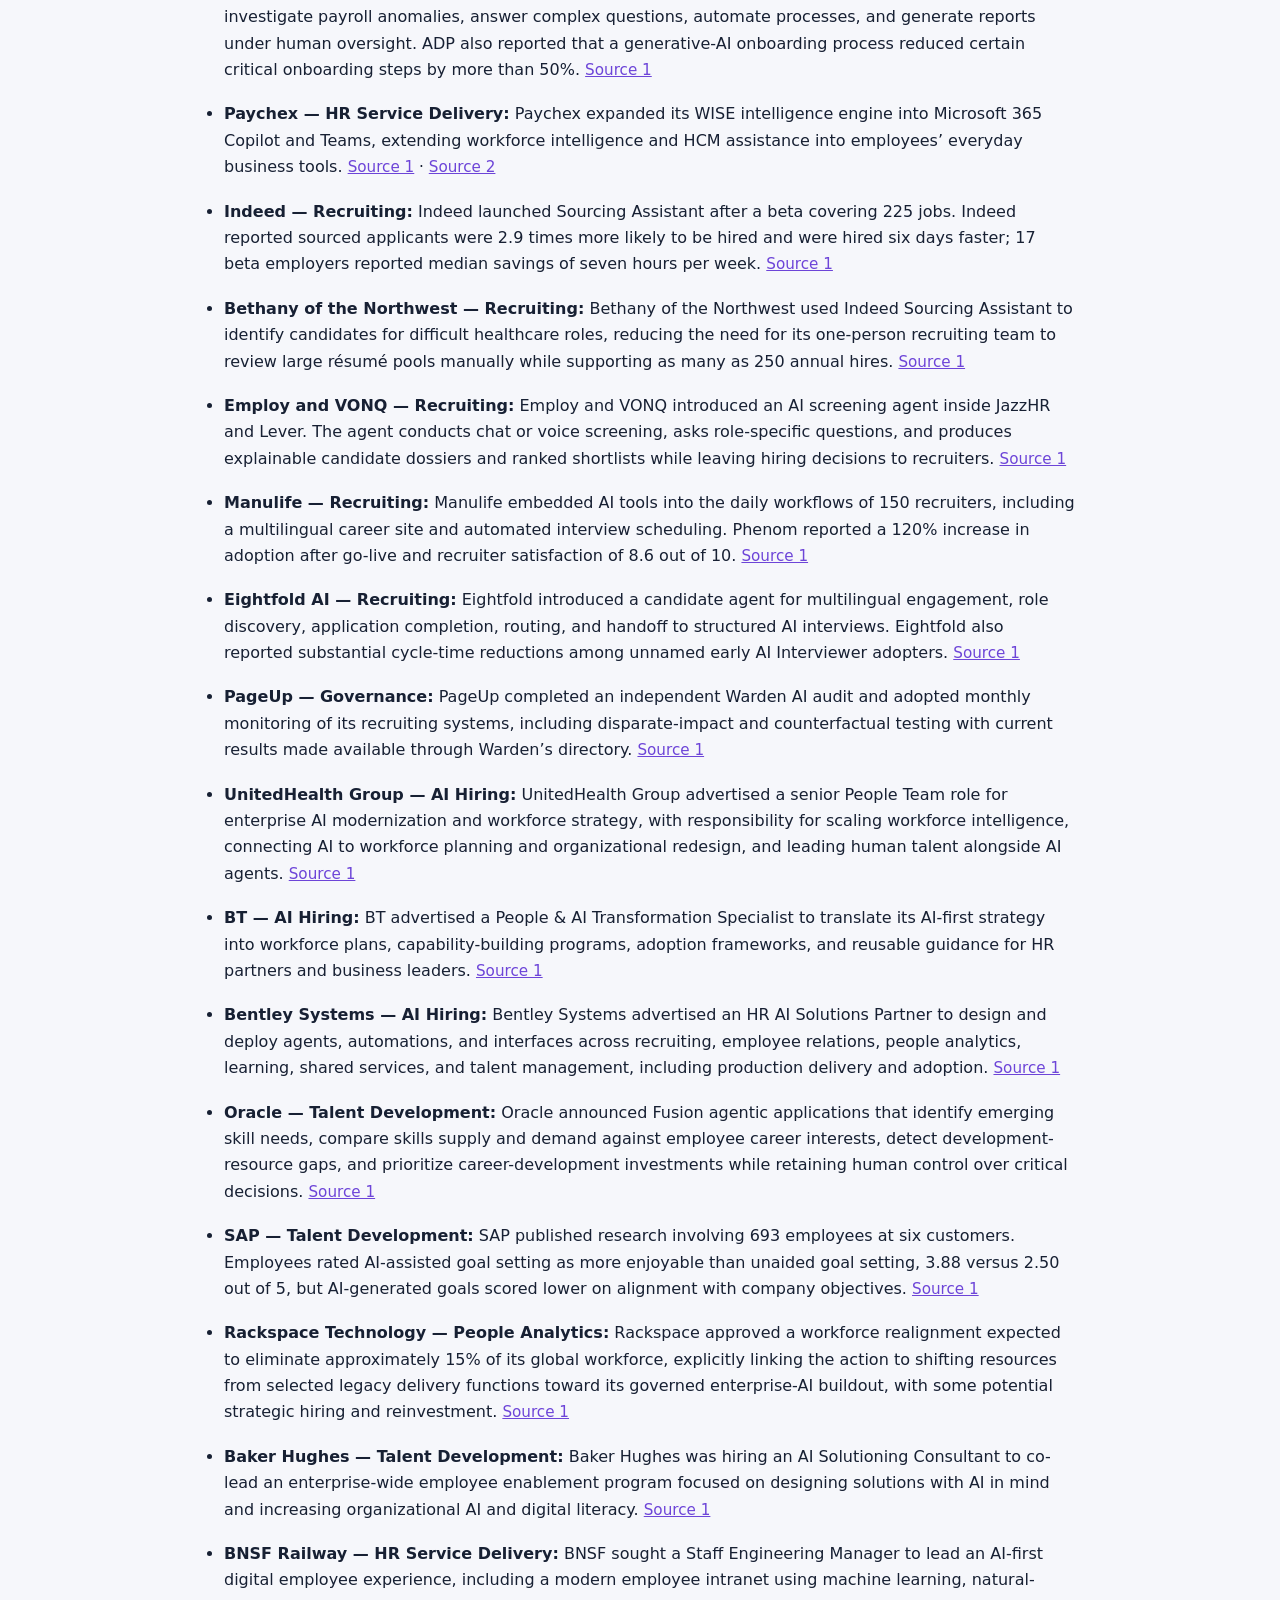
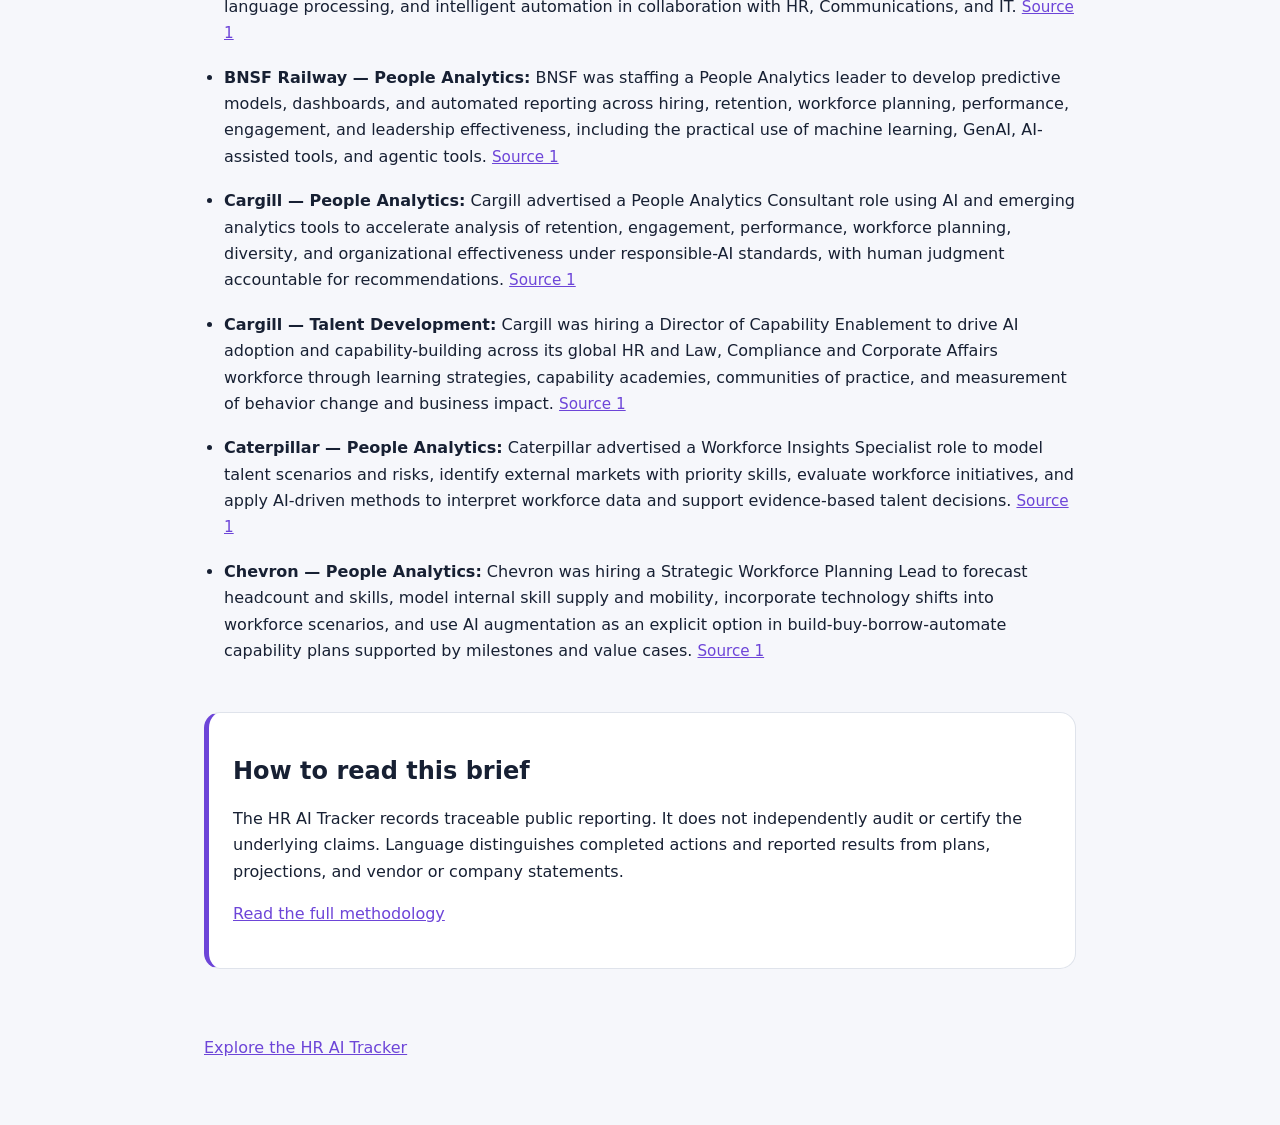
<file: insights/2026-09-13.html>
<!doctype html>
<html lang="en">
<head>
  <meta charset="utf-8">
  <meta name="viewport" content="width=device-width, initial-scale=1">
  <meta name="description" content="Weekly public intelligence on how organizations are adopting AI across HR.">
  <title>Weekly HR &amp; AI Brief — 2026-09-13</title>
  <link rel="stylesheet" href="style.css">
</head>
<body>
  <header class="site-header">
    <a class="brand" href="../">HR AI Tracker</a>
    <a href="index.html">Weekly insights</a>
  </header>
  <main>
    <p class="eyebrow">WEEKLY INTELLIGENCE BRIEF</p>
    <h1>What changed in HR &amp; AI</h1>
    <p class="date">Week ending 2026-09-13</p>
    <p class="lede">A source-linked summary of public reporting on enterprise AI adoption across recruiting, employee services, talent development, people analytics, and governance.</p>
    <div class="metrics" aria-label="Weekly summary">
      <div><strong>10</strong><span>supported patterns</span></div>
      <div><strong>22</strong><span>tracker additions</span></div>
    </div>
    <section>
      <h2 class="section-title">Emerging patterns</h2>
      
        <article class="insight-card">
          <h2>Employee-service AI is moving from answering questions to executing transactions</h2>
          <p>Wipro, Cemex, ADP, and Paychex show a shift toward conversational systems that can complete multi-step HR and payroll work. The emerging architecture combines system-of-record integrations, permissions, transaction execution, approval routing, auditability, and human escalation. Published benefits emphasize faster service and lower administrative effort, but most quantified outcomes remain company- or vendor-reported.</p>
          <p class="companies"><strong>Companies:</strong> Wipro, Cemex, ADP, Paychex</p>
          <p class="sources"><strong>Evidence:</strong> <a href="https://www.globenewswire.com/news-release/2026/09/01/3354202/0/en/ema-launches-hr-it-and-finance-hub-to-help-enterprises-put-ai-employees-to-work-in-minutes.html" target="_blank" rel="noopener noreferrer">Source 1</a><span aria-hidden="true"> · </span><a href="https://www.microsoft.com/en/customers/story/26985-cemex-microsoft-copilot-studio" target="_blank" rel="noopener noreferrer">Source 2</a><span aria-hidden="true"> · </span><a href="https://mediacenter.adp.com/2026-09-08-ADP-Partners-with-AWS-to-Accelerate-AI-Powered-Innovation-in-Human-Capital-Management" target="_blank" rel="noopener noreferrer">Source 3</a><span aria-hidden="true"> · </span><a href="https://www.paychex.com/newsroom/news-releases/paychex-wise-microsoft-365-teams" target="_blank" rel="noopener noreferrer">Source 4</a></p>
        </article>
        <article class="insight-card">
          <h2>Recruiting automation is expanding across the candidate funnel</h2>
          <p>Indeed, Employ, VONQ, Manulife, and Eightfold demonstrate AI use across sourcing, candidate engagement, screening, scheduling, application completion, and structured interviews. Human recruiters nominally retain final decisions, while agents increasingly gather information and generate ranked or structured evidence. Reported speed and conversion gains are directional because many measures are vendor-generated and some are not tied to named customers.</p>
          <p class="companies"><strong>Companies:</strong> Indeed, Bethany of the Northwest, Employ, VONQ, Manulife, Eightfold AI</p>
          <p class="sources"><strong>Evidence:</strong> <a href="https://www.indeed.com/news/releases/indeeds-ai-powered-sourcing-assistant-helps-employers-hire-over-30-faster" target="_blank" rel="noopener noreferrer">Source 1</a><span aria-hidden="true"> · </span><a href="https://www.prnewswire.com/news-releases/employ-and-vonq-partner-to-bring-responsible-ai-candidate-screening-directly-into-the-hiring-workflow-302802702.html" target="_blank" rel="noopener noreferrer">Source 2</a><span aria-hidden="true"> · </span><a href="https://www.phenom.com/blog/ai-governance-framework-recruiting-workflows-global-level" target="_blank" rel="noopener noreferrer">Source 3</a><span aria-hidden="true"> · </span><a href="https://eightfold.ai/blog/meet-candidate-agent/" target="_blank" rel="noopener noreferrer">Source 4</a></p>
        </article>
        <article class="insight-card">
          <h2>AI governance is becoming continuous deployment infrastructure</h2>
          <p>Manulife, PageUp, Korn Ferry, Workday, and Wipro are operationalizing governance through cross-functional materiality reviews, independent bias testing, permissions, audit trails, human approval thresholds, preproduction agent verification, and continuous monitoring. The pattern is moving beyond static policy toward continuous assurance embedded in procurement and deployment architecture.</p>
          <p class="companies"><strong>Companies:</strong> Manulife, PageUp, Korn Ferry, Workday, Wipro</p>
          <p class="sources"><strong>Evidence:</strong> <a href="https://www.phenom.com/blog/ai-governance-framework-recruiting-workflows-global-level" target="_blank" rel="noopener noreferrer">Source 1</a><span aria-hidden="true"> · </span><a href="https://www.globenewswire.com/news-release/2026/06/15/3311575/0/en/doubling-down-on-ai-transparency-pageup-completes-warden-ai-certification-ahead-of-new-regulations.html" target="_blank" rel="noopener noreferrer">Source 2</a><span aria-hidden="true"> · </span><a href="https://www.microsoft.com/en/customers/story/27106-korn-ferry-international-microsoft-365-enterprise" target="_blank" rel="noopener noreferrer">Source 3</a><span aria-hidden="true"> · </span><a href="https://investor.workday.com/news-and-events/press-releases/news-details/2026/Workday-Announces-Fiscal-2027-Second-Quarter-Financial-Results/default.aspx" target="_blank" rel="noopener noreferrer">Source 4</a><span aria-hidden="true"> · </span><a href="https://www.globenewswire.com/news-release/2026/09/01/3354202/0/en/ema-launches-hr-it-and-finance-hub-to-help-enterprises-put-ai-employees-to-work-in-minutes.html" target="_blank" rel="noopener noreferrer">Source 5</a></p>
        </article>
        <article class="insight-card">
          <h2>Large employers are creating hybrid HR/AI builder and workforce-design roles</h2>
          <p>UnitedHealth Group, BT, and Bentley Systems advertised roles combining HR expertise with workflow engineering, agent management, adoption, capability building, strategic workforce planning, and production ownership. The postings point to embedded AI product ownership inside HR and cross-functional delivery with IT, architecture, legal, and data teams. They establish organizational intent and budget, not completed outcomes.</p>
          <p class="companies"><strong>Companies:</strong> UnitedHealth Group, BT, Bentley Systems</p>
          <p class="sources"><strong>Evidence:</strong> <a href="https://careers.unitedhealthgroup.com/en/job/eden-prairie/senior-director-enterprise-ai-modernization-and-workforce-strategy-remote/34088/96195251808" target="_blank" rel="noopener noreferrer">Source 1</a><span aria-hidden="true"> · </span><a href="https://jobs.bt.com/BT/job/London-People-%26-AI-Transformation-Specialist-E1-8EP/61892-en_GB/" target="_blank" rel="noopener noreferrer">Source 2</a><span aria-hidden="true"> · </span><a href="https://jobs.bentley.com/job/Exton-HR-AI-Solutions-Partner-PA-19341/1425030800/" target="_blank" rel="noopener noreferrer">Source 3</a></p>
        </article>
        <article class="insight-card">
          <h2>Skills intelligence is connecting learning, mobility, and workforce planning</h2>
          <p>Oracle and Workday are making skills data an operational layer for development recommendations, learning, skills-gap analysis, and investment prioritization, while BT and UnitedHealth Group are recruiting leaders to connect AI strategy with workforce capabilities and organizational design. SAP’s customer research adds a caution: AI can improve the experience of goal setting while producing outputs that are less aligned with company context.</p>
          <p class="companies"><strong>Companies:</strong> Oracle, Workday, BT, UnitedHealth Group, SAP</p>
          <p class="sources"><strong>Evidence:</strong> <a href="https://www.oracle.com/news/announcement/oracle-adds-new-fusion-agentic-applications-and-ai-agents-to-help-improve-talent-management-2026-08-11/" target="_blank" rel="noopener noreferrer">Source 1</a><span aria-hidden="true"> · </span><a href="https://investor.workday.com/news-and-events/press-releases/news-details/2026/Workday-Announces-Fiscal-2027-Second-Quarter-Financial-Results/default.aspx" target="_blank" rel="noopener noreferrer">Source 2</a><span aria-hidden="true"> · </span><a href="https://jobs.bt.com/BT/job/London-People-%26-AI-Transformation-Specialist-E1-8EP/61892-en_GB/" target="_blank" rel="noopener noreferrer">Source 3</a><span aria-hidden="true"> · </span><a href="https://careers.unitedhealthgroup.com/en/job/eden-prairie/senior-director-enterprise-ai-modernization-and-workforce-strategy-remote/34088/96195251808" target="_blank" rel="noopener noreferrer">Source 4</a><span aria-hidden="true"> · </span><a href="https://www.sap.com/blogs/studying-real-world-ai-impact" target="_blank" rel="noopener noreferrer">Source 5</a></p>
        </article>
        <article class="insight-card">
          <h2>AI is becoming material to workforce restructuring and high-stakes employment decisions</h2>
          <p>Rackspace explicitly connected an expected 15% workforce reduction to reallocating resources toward enterprise AI. Separately, Meta employees alleged that AI-assisted systems influenced layoff selection. Together, the cases show why governance must extend beyond recruiting to restructuring, performance and leave data, human review, decision thresholds, and appeals. They do not establish a general AI-displacement rate, and the Meta claims remain unadjudicated.</p>
          <p class="companies"><strong>Companies:</strong> Rackspace Technology, Meta</p>
          <p class="sources"><strong>Evidence:</strong> <a href="https://www.sec.gov/Archives/edgar/data/1810019/000181001926000058/rxt-20260610.htm" target="_blank" rel="noopener noreferrer">Source 1</a><span aria-hidden="true"> · </span><a href="https://apnews.com/article/019fb9c7fdc09167e91547546bce5be8" target="_blank" rel="noopener noreferrer">Source 2</a></p>
        </article>
        <article class="insight-card">
          <h2>Enterprise HR-agent momentum is becoming commercially measurable</h2>
          <p>Workday reported that AI produced more than one-quarter of quarterly new annual contract value and that more than 5,500 customers used a Workday-built agent. Paychex expanded WISE into Microsoft 365 and Teams after deploying the intelligence layer across its HCM platforms and operations. These disclosures suggest that HR AI is progressing from pilots toward platform-scale distribution and monetization.</p>
          <p class="companies"><strong>Companies:</strong> Workday, Paychex</p>
          <p class="sources"><strong>Evidence:</strong> <a href="https://investor.workday.com/news-and-events/press-releases/news-details/2026/Workday-Announces-Fiscal-2027-Second-Quarter-Financial-Results/default.aspx" target="_blank" rel="noopener noreferrer">Source 1</a><span aria-hidden="true"> · </span><a href="https://www.paychex.com/newsroom/news-releases/paychex-wise-microsoft-365-teams" target="_blank" rel="noopener noreferrer">Source 2</a><span aria-hidden="true"> · </span><a href="https://www.globenewswire.com/news-release/2026/08/03/3337602/0/en/paychex-expands-wise-to-deliver-workforce-intelligence-across-business-tools.html" target="_blank" rel="noopener noreferrer">Source 3</a></p>
        </article>
        <article class="insight-card">
          <h2>AI and machine learning are moving into core people-analytics workflows</h2>
          <p>BNSF, Becton Dickinson, Cargill, and Caterpillar sought roles applying AI, machine learning, or generative tools to operational HR questions such as attrition, retention, workforce supply, talent pipelines, engagement, performance, and organizational effectiveness. The postings also emphasize embedding analysis into repeatable workflows and decision processes rather than limiting AI to one-off experimentation.</p>
          <p class="companies"><strong>Companies:</strong> BNSF Railway, Becton Dickinson, Cargill, Caterpillar</p>
          <p class="sources"><strong>Evidence:</strong> <a href="https://jobs.bnsf.com/us/en/job/95403/Manager-Director-People-Analytics?utm_source=openai" target="_blank" rel="noopener noreferrer">Source 1</a><span aria-hidden="true"> · </span><a href="https://jobs.bd.com/fr-ca/emploi/franklin-lakes/senior-manager-people-analytics-insights-and-ai/159/97243983920" target="_blank" rel="noopener noreferrer">Source 2</a><span aria-hidden="true"> · </span><a href="https://careers.cargill.com/en/job/wayzata/people-analytics-consultant/23251/100187820208?utm_source=openai" target="_blank" rel="noopener noreferrer">Source 3</a><span aria-hidden="true"> · </span><a href="https://careers.caterpillar.com/it/lavori/r0000381382/workforce-insights-specialist-data-science/?utm_source=openai" target="_blank" rel="noopener noreferrer">Source 4</a></p>
        </article>
        <article class="insight-card">
          <h2>Enterprises are pairing AI adoption with workforce capability-building</h2>
          <p>Baker Hughes and Cargill were staffing programs designed to increase employees’ practical ability to adopt and apply AI. Both signals frame AI readiness as an enterprise learning and behavior-change requirement, with Cargill additionally calling for academies, communities of practice, and impact measurement.</p>
          <p class="companies"><strong>Companies:</strong> Baker Hughes, Cargill</p>
          <p class="sources"><strong>Evidence:</strong> <a href="https://careers.bakerhughes.com/es/es/job/R160152/AI-Solutioning-Consultant?utm_source=openai" target="_blank" rel="noopener noreferrer">Source 1</a><span aria-hidden="true"> · </span><a href="https://careers.cargill.com/en/job/wayzata/director-capability-enablement-hr-and-law-compliance-and-corporate-affairs/23251/99226306640?utm_source=openai" target="_blank" rel="noopener noreferrer">Source 2</a></p>
        </article>
        <article class="insight-card">
          <h2>AI is being incorporated into employee experience and workforce operating design</h2>
          <p>BNSF described an AI-first employee experience using machine learning, natural-language processing, and intelligent automation, while Chevron treated AI augmentation as a formal option for closing workforce capability gaps. Together, the signals indicate that AI is affecting both employee-facing service delivery and enterprise decisions about how work should be organized.</p>
          <p class="companies"><strong>Companies:</strong> BNSF Railway, Chevron</p>
          <p class="sources"><strong>Evidence:</strong> <a href="https://jobs.bnsf.com/us/en/job/94409/Staff-Engineering-Manager-Employee-Experience-Remote-US?utm_source=openai" target="_blank" rel="noopener noreferrer">Source 1</a><span aria-hidden="true"> · </span><a href="https://careers.chevron.com/job/houston/strategic-workforce-planning-lead/38138/99732076864?utm_source=openai" target="_blank" rel="noopener noreferrer">Source 2</a></p>
        </article>
    </section>
    
        <section>
          <h2>Tracker additions</h2>
          <ul class="improvements"><li><strong>Wipro — HR Service Delivery:</strong> Wipro deployed Ema’s employee assistant for more than 240,000 associates and over 100 workflows spanning payroll, benefits, timesheets, procurement, and related services. Ema reported approximately 2.9 million annual queries, response times reduced from days to seconds, and a 20% increase in employee satisfaction. <span class="sources"><a href="https://www.globenewswire.com/news-release/2026/09/01/3354202/0/en/ema-launches-hr-it-and-finance-hub-to-help-enterprises-put-ai-employees-to-work-in-minutes.html" target="_blank" rel="noopener noreferrer">Source 1</a></span></li><li><strong>ADP — HR Service Delivery:</strong> ADP expanded its AWS partnership to develop ADP Assist agents that investigate payroll anomalies, answer complex questions, automate processes, and generate reports under human oversight. ADP also reported that a generative-AI onboarding process reduced certain critical onboarding steps by more than 50%. <span class="sources"><a href="https://mediacenter.adp.com/2026-09-08-ADP-Partners-with-AWS-to-Accelerate-AI-Powered-Innovation-in-Human-Capital-Management" target="_blank" rel="noopener noreferrer">Source 1</a></span></li><li><strong>Paychex — HR Service Delivery:</strong> Paychex expanded its WISE intelligence engine into Microsoft 365 Copilot and Teams, extending workforce intelligence and HCM assistance into employees’ everyday business tools. <span class="sources"><a href="https://www.paychex.com/newsroom/news-releases/paychex-wise-microsoft-365-teams" target="_blank" rel="noopener noreferrer">Source 1</a><span aria-hidden="true"> · </span><a href="https://www.globenewswire.com/news-release/2026/08/03/3337602/0/en/paychex-expands-wise-to-deliver-workforce-intelligence-across-business-tools.html" target="_blank" rel="noopener noreferrer">Source 2</a></span></li><li><strong>Indeed — Recruiting:</strong> Indeed launched Sourcing Assistant after a beta covering 225 jobs. Indeed reported sourced applicants were 2.9 times more likely to be hired and were hired six days faster; 17 beta employers reported median savings of seven hours per week. <span class="sources"><a href="https://www.indeed.com/news/releases/indeeds-ai-powered-sourcing-assistant-helps-employers-hire-over-30-faster" target="_blank" rel="noopener noreferrer">Source 1</a></span></li><li><strong>Bethany of the Northwest — Recruiting:</strong> Bethany of the Northwest used Indeed Sourcing Assistant to identify candidates for difficult healthcare roles, reducing the need for its one-person recruiting team to review large résumé pools manually while supporting as many as 250 annual hires. <span class="sources"><a href="https://www.indeed.com/news/releases/indeeds-ai-powered-sourcing-assistant-helps-employers-hire-over-30-faster" target="_blank" rel="noopener noreferrer">Source 1</a></span></li><li><strong>Employ and VONQ — Recruiting:</strong> Employ and VONQ introduced an AI screening agent inside JazzHR and Lever. The agent conducts chat or voice screening, asks role-specific questions, and produces explainable candidate dossiers and ranked shortlists while leaving hiring decisions to recruiters. <span class="sources"><a href="https://www.prnewswire.com/news-releases/employ-and-vonq-partner-to-bring-responsible-ai-candidate-screening-directly-into-the-hiring-workflow-302802702.html" target="_blank" rel="noopener noreferrer">Source 1</a></span></li><li><strong>Manulife — Recruiting:</strong> Manulife embedded AI tools into the daily workflows of 150 recruiters, including a multilingual career site and automated interview scheduling. Phenom reported a 120% increase in adoption after go-live and recruiter satisfaction of 8.6 out of 10. <span class="sources"><a href="https://www.phenom.com/blog/ai-governance-framework-recruiting-workflows-global-level" target="_blank" rel="noopener noreferrer">Source 1</a></span></li><li><strong>Eightfold AI — Recruiting:</strong> Eightfold introduced a candidate agent for multilingual engagement, role discovery, application completion, routing, and handoff to structured AI interviews. Eightfold also reported substantial cycle-time reductions among unnamed early AI Interviewer adopters. <span class="sources"><a href="https://eightfold.ai/blog/meet-candidate-agent/" target="_blank" rel="noopener noreferrer">Source 1</a></span></li><li><strong>PageUp — Governance:</strong> PageUp completed an independent Warden AI audit and adopted monthly monitoring of its recruiting systems, including disparate-impact and counterfactual testing with current results made available through Warden’s directory. <span class="sources"><a href="https://www.globenewswire.com/news-release/2026/06/15/3311575/0/en/doubling-down-on-ai-transparency-pageup-completes-warden-ai-certification-ahead-of-new-regulations.html" target="_blank" rel="noopener noreferrer">Source 1</a></span></li><li><strong>UnitedHealth Group — AI Hiring:</strong> UnitedHealth Group advertised a senior People Team role for enterprise AI modernization and workforce strategy, with responsibility for scaling workforce intelligence, connecting AI to workforce planning and organizational redesign, and leading human talent alongside AI agents. <span class="sources"><a href="https://careers.unitedhealthgroup.com/en/job/eden-prairie/senior-director-enterprise-ai-modernization-and-workforce-strategy-remote/34088/96195251808" target="_blank" rel="noopener noreferrer">Source 1</a></span></li><li><strong>BT — AI Hiring:</strong> BT advertised a People &amp; AI Transformation Specialist to translate its AI-first strategy into workforce plans, capability-building programs, adoption frameworks, and reusable guidance for HR partners and business leaders. <span class="sources"><a href="https://jobs.bt.com/BT/job/London-People-%26-AI-Transformation-Specialist-E1-8EP/61892-en_GB/" target="_blank" rel="noopener noreferrer">Source 1</a></span></li><li><strong>Bentley Systems — AI Hiring:</strong> Bentley Systems advertised an HR AI Solutions Partner to design and deploy agents, automations, and interfaces across recruiting, employee relations, people analytics, learning, shared services, and talent management, including production delivery and adoption. <span class="sources"><a href="https://jobs.bentley.com/job/Exton-HR-AI-Solutions-Partner-PA-19341/1425030800/" target="_blank" rel="noopener noreferrer">Source 1</a></span></li><li><strong>Oracle — Talent Development:</strong> Oracle announced Fusion agentic applications that identify emerging skill needs, compare skills supply and demand against employee career interests, detect development-resource gaps, and prioritize career-development investments while retaining human control over critical decisions. <span class="sources"><a href="https://www.oracle.com/news/announcement/oracle-adds-new-fusion-agentic-applications-and-ai-agents-to-help-improve-talent-management-2026-08-11/" target="_blank" rel="noopener noreferrer">Source 1</a></span></li><li><strong>SAP — Talent Development:</strong> SAP published research involving 693 employees at six customers. Employees rated AI-assisted goal setting as more enjoyable than unaided goal setting, 3.88 versus 2.50 out of 5, but AI-generated goals scored lower on alignment with company objectives. <span class="sources"><a href="https://www.sap.com/blogs/studying-real-world-ai-impact" target="_blank" rel="noopener noreferrer">Source 1</a></span></li><li><strong>Rackspace Technology — People Analytics:</strong> Rackspace approved a workforce realignment expected to eliminate approximately 15% of its global workforce, explicitly linking the action to shifting resources from selected legacy delivery functions toward its governed enterprise-AI buildout, with some potential strategic hiring and reinvestment. <span class="sources"><a href="https://www.sec.gov/Archives/edgar/data/1810019/000181001926000058/rxt-20260610.htm" target="_blank" rel="noopener noreferrer">Source 1</a></span></li><li><strong>Baker Hughes — Talent Development:</strong> Baker Hughes was hiring an AI Solutioning Consultant to co-lead an enterprise-wide employee enablement program focused on designing solutions with AI in mind and increasing organizational AI and digital literacy. <span class="sources"><a href="https://careers.bakerhughes.com/es/es/job/R160152/AI-Solutioning-Consultant?utm_source=openai" target="_blank" rel="noopener noreferrer">Source 1</a></span></li><li><strong>BNSF Railway — HR Service Delivery:</strong> BNSF sought a Staff Engineering Manager to lead an AI-first digital employee experience, including a modern employee intranet using machine learning, natural-language processing, and intelligent automation in collaboration with HR, Communications, and IT. <span class="sources"><a href="https://jobs.bnsf.com/us/en/job/94409/Staff-Engineering-Manager-Employee-Experience-Remote-US?utm_source=openai" target="_blank" rel="noopener noreferrer">Source 1</a></span></li><li><strong>BNSF Railway — People Analytics:</strong> BNSF was staffing a People Analytics leader to develop predictive models, dashboards, and automated reporting across hiring, retention, workforce planning, performance, engagement, and leadership effectiveness, including the practical use of machine learning, GenAI, AI-assisted tools, and agentic tools. <span class="sources"><a href="https://jobs.bnsf.com/us/en/job/95403/Manager-Director-People-Analytics?utm_source=openai" target="_blank" rel="noopener noreferrer">Source 1</a></span></li><li><strong>Cargill — People Analytics:</strong> Cargill advertised a People Analytics Consultant role using AI and emerging analytics tools to accelerate analysis of retention, engagement, performance, workforce planning, diversity, and organizational effectiveness under responsible-AI standards, with human judgment accountable for recommendations. <span class="sources"><a href="https://careers.cargill.com/en/job/wayzata/people-analytics-consultant/23251/100187820208?utm_source=openai" target="_blank" rel="noopener noreferrer">Source 1</a></span></li><li><strong>Cargill — Talent Development:</strong> Cargill was hiring a Director of Capability Enablement to drive AI adoption and capability-building across its global HR and Law, Compliance and Corporate Affairs workforce through learning strategies, capability academies, communities of practice, and measurement of behavior change and business impact. <span class="sources"><a href="https://careers.cargill.com/en/job/wayzata/director-capability-enablement-hr-and-law-compliance-and-corporate-affairs/23251/99226306640?utm_source=openai" target="_blank" rel="noopener noreferrer">Source 1</a></span></li><li><strong>Caterpillar — People Analytics:</strong> Caterpillar advertised a Workforce Insights Specialist role to model talent scenarios and risks, identify external markets with priority skills, evaluate workforce initiatives, and apply AI-driven methods to interpret workforce data and support evidence-based talent decisions. <span class="sources"><a href="https://careers.caterpillar.com/it/lavori/r0000381382/workforce-insights-specialist-data-science/?utm_source=openai" target="_blank" rel="noopener noreferrer">Source 1</a></span></li><li><strong>Chevron — People Analytics:</strong> Chevron was hiring a Strategic Workforce Planning Lead to forecast headcount and skills, model internal skill supply and mobility, incorporate technology shifts into workforce scenarios, and use AI augmentation as an explicit option in build-buy-borrow-automate capability plans supported by milestones and value cases. <span class="sources"><a href="https://careers.chevron.com/job/houston/strategic-workforce-planning-lead/38138/99732076864?utm_source=openai" target="_blank" rel="noopener noreferrer">Source 1</a></span></li></ul>
        </section>
    <aside class="methodology">
      <h2>How to read this brief</h2>
      <p>The HR AI Tracker records traceable public reporting. It does not independently audit or certify the underlying claims. Language distinguishes completed actions and reported results from plans, projections, and vendor or company statements.</p>
      <p><a href="../#methodology">Read the full methodology</a></p>
    </aside>
  </main>
  <footer><a href="../">Explore the HR AI Tracker</a></footer>
</body>
</html>
</file>
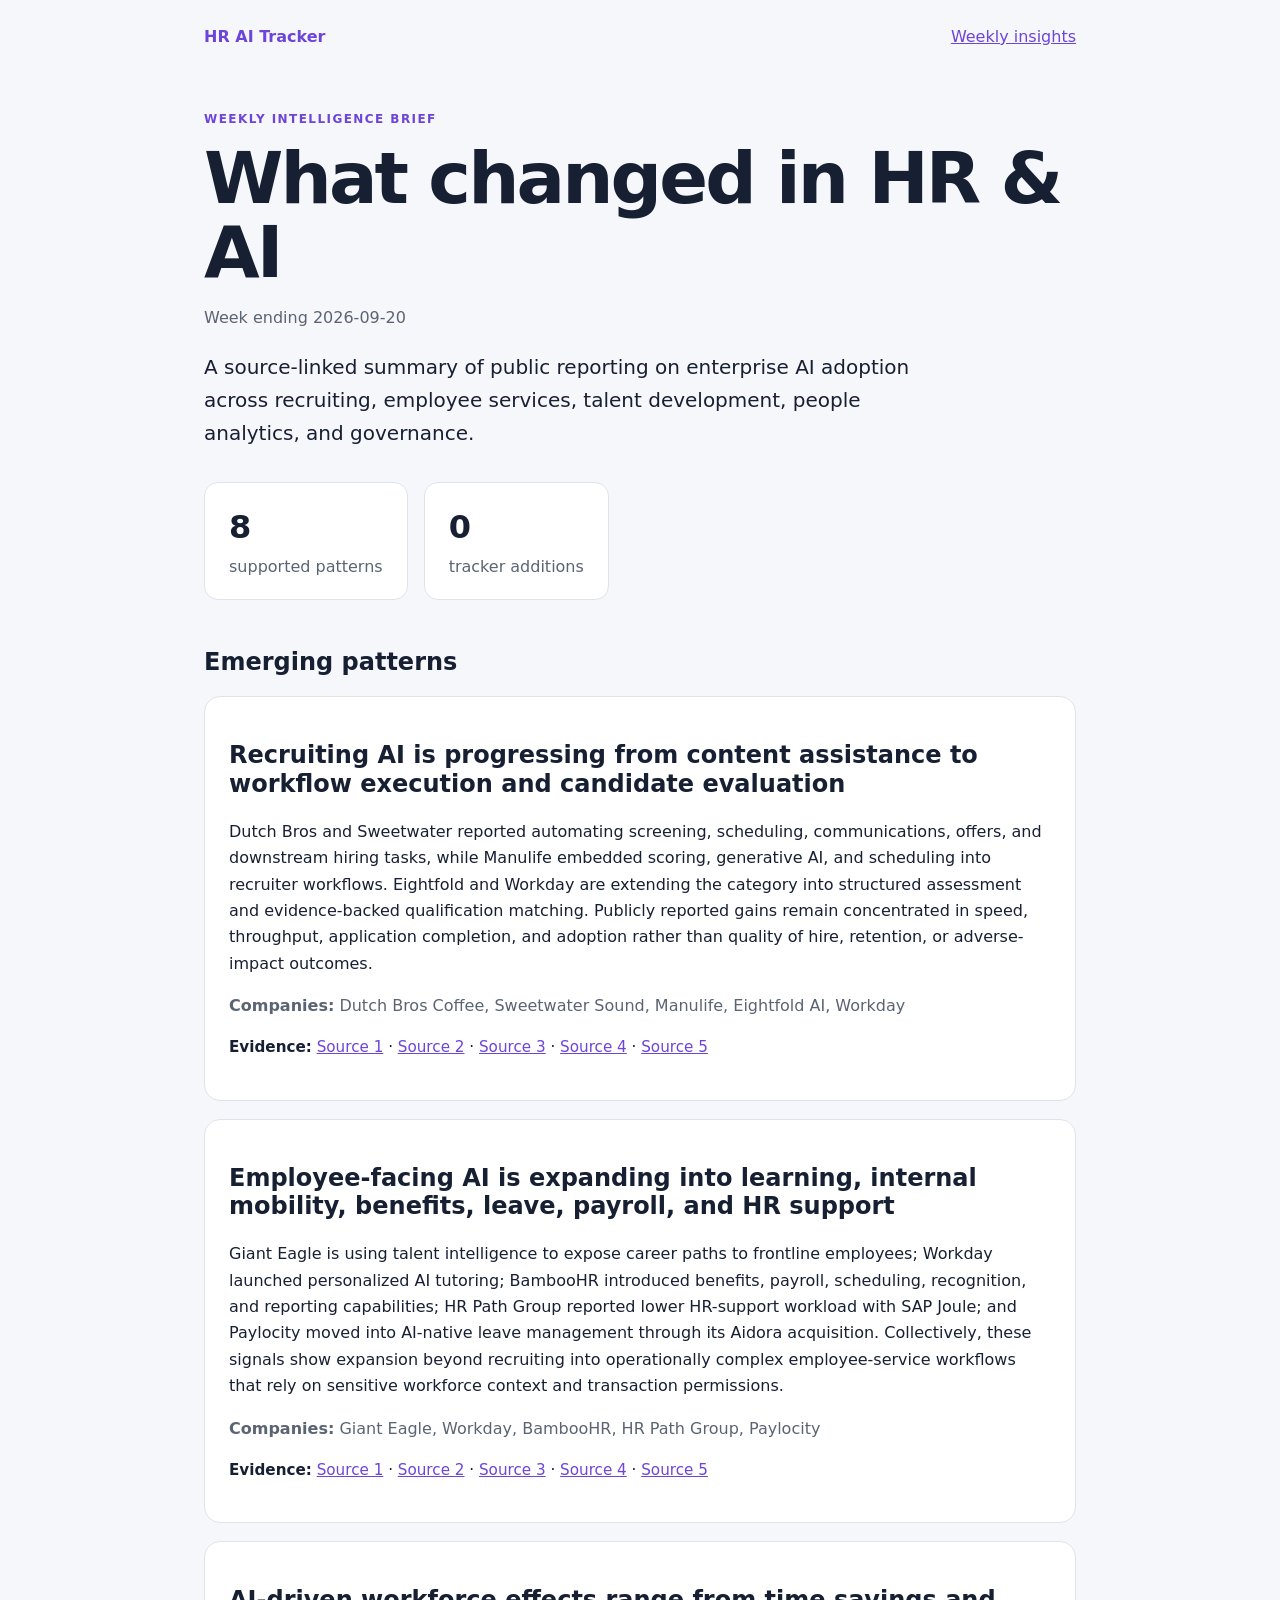
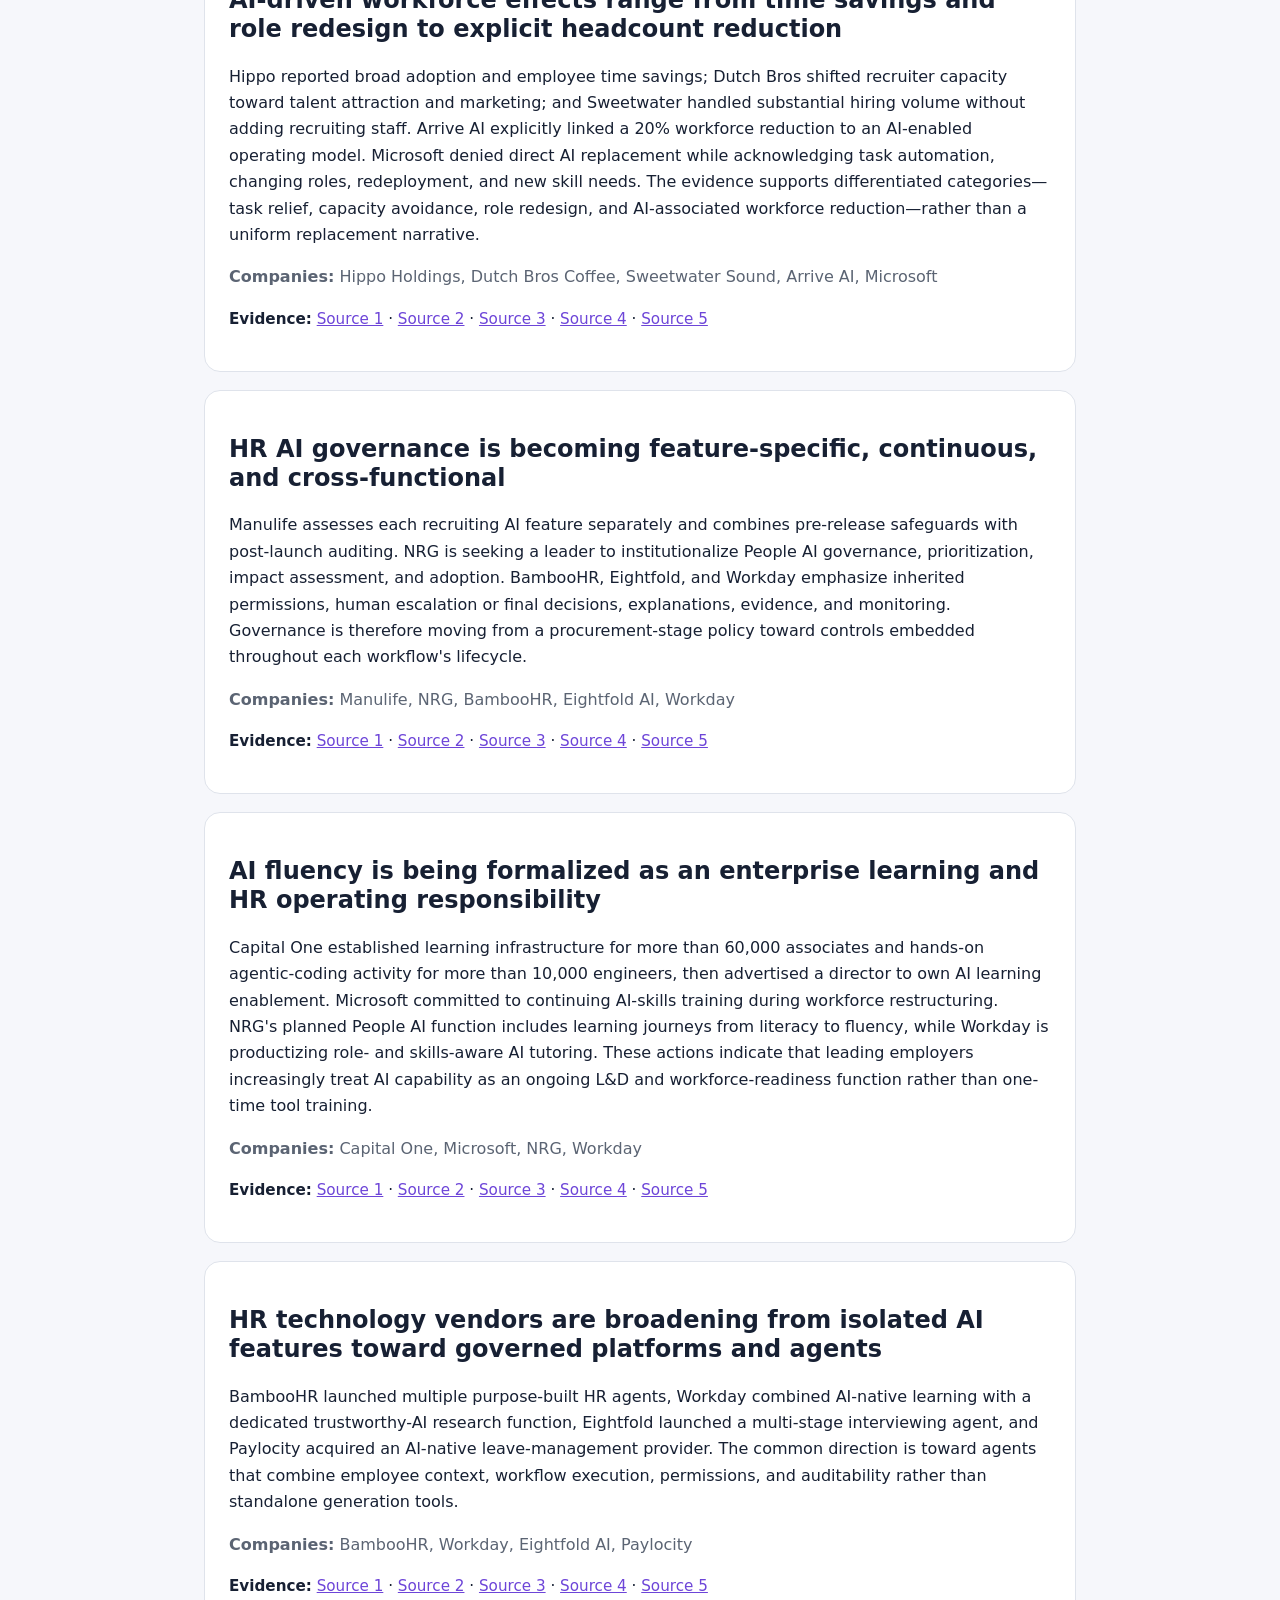
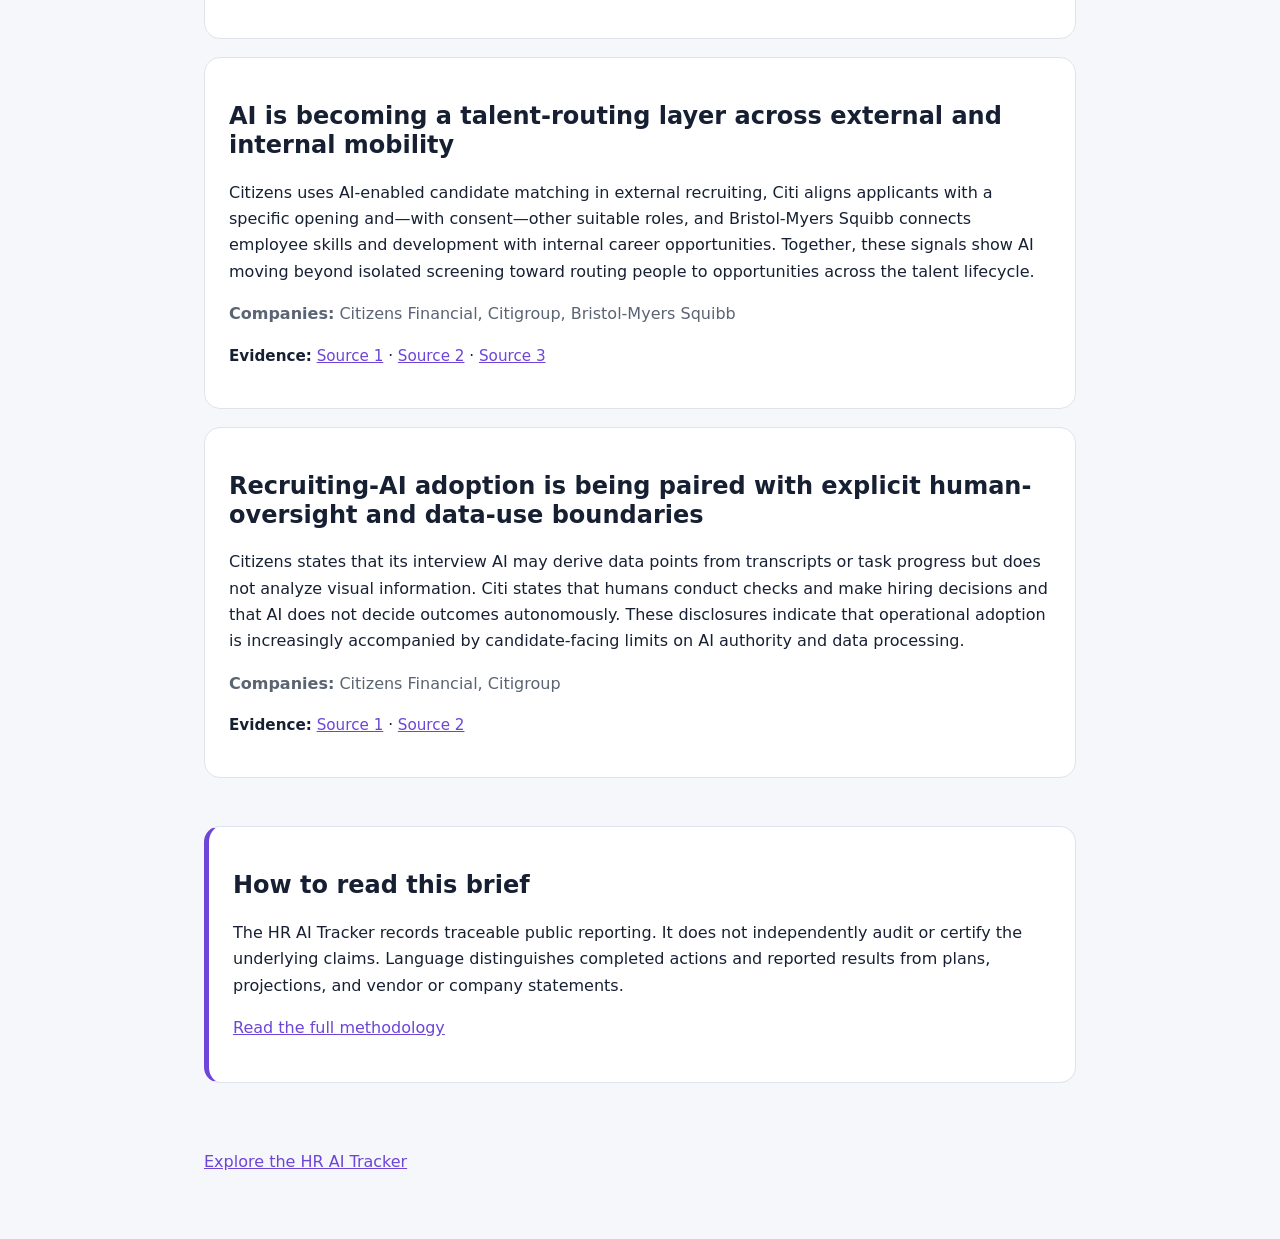
<file: insights/2026-09-20.html>
<!doctype html>
<html lang="en">
<head>
  <meta charset="utf-8">
  <meta name="viewport" content="width=device-width, initial-scale=1">
  <meta name="description" content="Weekly public intelligence on how organizations are adopting AI across HR.">
  <title>Weekly HR &amp; AI Brief — 2026-09-20</title>
  <link rel="stylesheet" href="style.css">
</head>
<body>
  <header class="site-header">
    <a class="brand" href="../">HR AI Tracker</a>
    <a href="index.html">Weekly insights</a>
  </header>
  <main>
    <p class="eyebrow">WEEKLY INTELLIGENCE BRIEF</p>
    <h1>What changed in HR &amp; AI</h1>
    <p class="date">Week ending 2026-09-20</p>
    <p class="lede">A source-linked summary of public reporting on enterprise AI adoption across recruiting, employee services, talent development, people analytics, and governance.</p>
    <div class="metrics" aria-label="Weekly summary">
      <div><strong>8</strong><span>supported patterns</span></div>
      <div><strong>0</strong><span>tracker additions</span></div>
    </div>
    <section>
      <h2 class="section-title">Emerging patterns</h2>
      
        <article class="insight-card">
          <h2>Recruiting AI is progressing from content assistance to workflow execution and candidate evaluation</h2>
          <p>Dutch Bros and Sweetwater reported automating screening, scheduling, communications, offers, and downstream hiring tasks, while Manulife embedded scoring, generative AI, and scheduling into recruiter workflows. Eightfold and Workday are extending the category into structured assessment and evidence-backed qualification matching. Publicly reported gains remain concentrated in speed, throughput, application completion, and adoption rather than quality of hire, retention, or adverse-impact outcomes.</p>
          <p class="companies"><strong>Companies:</strong> Dutch Bros Coffee, Sweetwater Sound, Manulife, Eightfold AI, Workday</p>
          <p class="sources"><strong>Evidence:</strong> <a href="https://www.phenom.com/blog/qsr-cut-time-to-fill-hiring-automation" target="_blank" rel="noopener noreferrer">Source 1</a><span aria-hidden="true"> · </span><a href="https://www.phenom.com/blog/automate-peak-season-hiring-lean-team" target="_blank" rel="noopener noreferrer">Source 2</a><span aria-hidden="true"> · </span><a href="https://www.phenom.com/blog/ai-governance-framework-recruiting-workflows-global-level" target="_blank" rel="noopener noreferrer">Source 3</a><span aria-hidden="true"> · </span><a href="https://eightfold.ai/blog/meet-360-interview-ai-agent/" target="_blank" rel="noopener noreferrer">Source 4</a><span aria-hidden="true"> · </span><a href="https://doc.workday.com/hiredscore/en-us/workday-hiredscore/hiredscore-release-notes/2026/august/wednesday--5th-august.html" target="_blank" rel="noopener noreferrer">Source 5</a></p>
        </article>
        <article class="insight-card">
          <h2>Employee-facing AI is expanding into learning, internal mobility, benefits, leave, payroll, and HR support</h2>
          <p>Giant Eagle is using talent intelligence to expose career paths to frontline employees; Workday launched personalized AI tutoring; BambooHR introduced benefits, payroll, scheduling, recognition, and reporting capabilities; HR Path Group reported lower HR-support workload with SAP Joule; and Paylocity moved into AI-native leave management through its Aidora acquisition. Collectively, these signals show expansion beyond recruiting into operationally complex employee-service workflows that rely on sensitive workforce context and transaction permissions.</p>
          <p class="companies"><strong>Companies:</strong> Giant Eagle, Workday, BambooHR, HR Path Group, Paylocity</p>
          <p class="sources"><strong>Evidence:</strong> <a href="https://www.phenom.com/blog/grocery-retailer-career-path-visibility-frontline-workers" target="_blank" rel="noopener noreferrer">Source 1</a><span aria-hidden="true"> · </span><a href="https://newsroom.workday.com/2026-07-22-Workday-Learning%2C-Powered-by-Sana%2C-Now-Generally-Available-as-an-AI-Native-Learning-Experience-Built-on-Workdays-Trusted-Data" target="_blank" rel="noopener noreferrer">Source 2</a><span aria-hidden="true"> · </span><a href="https://www.bamboohr.com/about-bamboohr/press-release/bamboohr-launches-bamboo-ai" target="_blank" rel="noopener noreferrer">Source 3</a><span aria-hidden="true"> · </span><a href="https://news.sap.com/2026/07/ai-transformations-pattern-emerging/?utm_source=openai" target="_blank" rel="noopener noreferrer">Source 4</a><span aria-hidden="true"> · </span><a href="https://www.paylocity.com/company/about-us/newsroom/press-releases/paylocity-acquires-ai-native-aidora-to-simplify-leave-management/" target="_blank" rel="noopener noreferrer">Source 5</a></p>
        </article>
        <article class="insight-card">
          <h2>AI-driven workforce effects range from time savings and role redesign to explicit headcount reduction</h2>
          <p>Hippo reported broad adoption and employee time savings; Dutch Bros shifted recruiter capacity toward talent attraction and marketing; and Sweetwater handled substantial hiring volume without adding recruiting staff. Arrive AI explicitly linked a 20% workforce reduction to an AI-enabled operating model. Microsoft denied direct AI replacement while acknowledging task automation, changing roles, redeployment, and new skill needs. The evidence supports differentiated categories—task relief, capacity avoidance, role redesign, and AI-associated workforce reduction—rather than a uniform replacement narrative.</p>
          <p class="companies"><strong>Companies:</strong> Hippo Holdings, Dutch Bros Coffee, Sweetwater Sound, Arrive AI, Microsoft</p>
          <p class="sources"><strong>Evidence:</strong> <a href="https://www.prnewswire.com/news-releases/hippo-rolls-out-claude-and-other-ai-tools-company-wide-with-90-employee-adoption-in-first-month-302832779.html" target="_blank" rel="noopener noreferrer">Source 1</a><span aria-hidden="true"> · </span><a href="https://www.phenom.com/blog/qsr-cut-time-to-fill-hiring-automation" target="_blank" rel="noopener noreferrer">Source 2</a><span aria-hidden="true"> · </span><a href="https://www.phenom.com/blog/automate-peak-season-hiring-lean-team" target="_blank" rel="noopener noreferrer">Source 3</a><span aria-hidden="true"> · </span><a href="https://investors.arriveai.com/news-releases/news-release-details/arrive-ai-streamlines-workforce-citing-ai-team-leverage-and" target="_blank" rel="noopener noreferrer">Source 4</a><span aria-hidden="true"> · </span><a href="https://blogs.microsoft.com/blog/2026/07/06/the-latest-in-our-company-transformation/" target="_blank" rel="noopener noreferrer">Source 5</a></p>
        </article>
        <article class="insight-card">
          <h2>HR AI governance is becoming feature-specific, continuous, and cross-functional</h2>
          <p>Manulife assesses each recruiting AI feature separately and combines pre-release safeguards with post-launch auditing. NRG is seeking a leader to institutionalize People AI governance, prioritization, impact assessment, and adoption. BambooHR, Eightfold, and Workday emphasize inherited permissions, human escalation or final decisions, explanations, evidence, and monitoring. Governance is therefore moving from a procurement-stage policy toward controls embedded throughout each workflow&#x27;s lifecycle.</p>
          <p class="companies"><strong>Companies:</strong> Manulife, NRG, BambooHR, Eightfold AI, Workday</p>
          <p class="sources"><strong>Evidence:</strong> <a href="https://www.phenom.com/blog/ai-governance-framework-recruiting-workflows-global-level" target="_blank" rel="noopener noreferrer">Source 1</a><span aria-hidden="true"> · </span><a href="https://careers.nrgenergy.com/nrg/job/Houston-Sr_-Director%2C-People-AI-Experience-Team-TX-77010/1431617700/" target="_blank" rel="noopener noreferrer">Source 2</a><span aria-hidden="true"> · </span><a href="https://www.bamboohr.com/about-bamboohr/press-release/bamboohr-launches-bamboo-ai" target="_blank" rel="noopener noreferrer">Source 3</a><span aria-hidden="true"> · </span><a href="https://eightfold.ai/blog/meet-360-interview-ai-agent/" target="_blank" rel="noopener noreferrer">Source 4</a><span aria-hidden="true"> · </span><a href="https://doc.workday.com/hiredscore/en-us/workday-hiredscore/hiredscore-release-notes/2026/august/wednesday--5th-august.html" target="_blank" rel="noopener noreferrer">Source 5</a></p>
        </article>
        <article class="insight-card">
          <h2>AI fluency is being formalized as an enterprise learning and HR operating responsibility</h2>
          <p>Capital One established learning infrastructure for more than 60,000 associates and hands-on agentic-coding activity for more than 10,000 engineers, then advertised a director to own AI learning enablement. Microsoft committed to continuing AI-skills training during workforce restructuring. NRG&#x27;s planned People AI function includes learning journeys from literacy to fluency, while Workday is productizing role- and skills-aware AI tutoring. These actions indicate that leading employers increasingly treat AI capability as an ongoing L&amp;D and workforce-readiness function rather than one-time tool training.</p>
          <p class="companies"><strong>Companies:</strong> Capital One, Microsoft, NRG, Workday</p>
          <p class="sources"><strong>Evidence:</strong> <a href="https://www.capitalone.com/tech/ai/advancing-ai-fluency/" target="_blank" rel="noopener noreferrer">Source 1</a><span aria-hidden="true"> · </span><a href="https://www.capitalonecareers.com/job/mclean/director-ai-learning-enablement/1732/99720391840" target="_blank" rel="noopener noreferrer">Source 2</a><span aria-hidden="true"> · </span><a href="https://blogs.microsoft.com/blog/2026/07/06/the-latest-in-our-company-transformation/" target="_blank" rel="noopener noreferrer">Source 3</a><span aria-hidden="true"> · </span><a href="https://careers.nrgenergy.com/nrg/job/Houston-Sr_-Director%2C-People-AI-Experience-Team-TX-77010/1431617700/" target="_blank" rel="noopener noreferrer">Source 4</a><span aria-hidden="true"> · </span><a href="https://newsroom.workday.com/2026-07-22-Workday-Learning%2C-Powered-by-Sana%2C-Now-Generally-Available-as-an-AI-Native-Learning-Experience-Built-on-Workdays-Trusted-Data" target="_blank" rel="noopener noreferrer">Source 5</a></p>
        </article>
        <article class="insight-card">
          <h2>HR technology vendors are broadening from isolated AI features toward governed platforms and agents</h2>
          <p>BambooHR launched multiple purpose-built HR agents, Workday combined AI-native learning with a dedicated trustworthy-AI research function, Eightfold launched a multi-stage interviewing agent, and Paylocity acquired an AI-native leave-management provider. The common direction is toward agents that combine employee context, workflow execution, permissions, and auditability rather than standalone generation tools.</p>
          <p class="companies"><strong>Companies:</strong> BambooHR, Workday, Eightfold AI, Paylocity</p>
          <p class="sources"><strong>Evidence:</strong> <a href="https://www.bamboohr.com/about-bamboohr/press-release/bamboohr-launches-bamboo-ai" target="_blank" rel="noopener noreferrer">Source 1</a><span aria-hidden="true"> · </span><a href="https://newsroom.workday.com/2026-07-22-Workday-Learning%2C-Powered-by-Sana%2C-Now-Generally-Available-as-an-AI-Native-Learning-Experience-Built-on-Workdays-Trusted-Data" target="_blank" rel="noopener noreferrer">Source 2</a><span aria-hidden="true"> · </span><a href="https://newsroom.workday.com/2026-08-19-Workday-Introduces-AI-Research-Team-Dedicated-to-Advancing-Reliable%2C-Trustworthy%2C-and-Efficient-Enterprise-AI" target="_blank" rel="noopener noreferrer">Source 3</a><span aria-hidden="true"> · </span><a href="https://eightfold.ai/blog/meet-360-interview-ai-agent/" target="_blank" rel="noopener noreferrer">Source 4</a><span aria-hidden="true"> · </span><a href="https://www.paylocity.com/company/about-us/newsroom/press-releases/paylocity-acquires-ai-native-aidora-to-simplify-leave-management/" target="_blank" rel="noopener noreferrer">Source 5</a></p>
        </article>
        <article class="insight-card">
          <h2>AI is becoming a talent-routing layer across external and internal mobility</h2>
          <p>Citizens uses AI-enabled candidate matching in external recruiting, Citi aligns applicants with a specific opening and—with consent—other suitable roles, and Bristol-Myers Squibb connects employee skills and development with internal career opportunities. Together, these signals show AI moving beyond isolated screening toward routing people to opportunities across the talent lifecycle.</p>
          <p class="companies"><strong>Companies:</strong> Citizens Financial, Citigroup, Bristol-Myers Squibb</p>
          <p class="sources"><strong>Evidence:</strong> <a href="https://www.radancy.com/customer-solutions/citizens-builds-a-human-centered-ai-enabled-talent-acquisition-engine/" target="_blank" rel="noopener noreferrer">Source 1</a><span aria-hidden="true"> · </span><a href="https://jobs.citi.com/job/mississauga/hr-partnership-senior-manager-for-glac-internal-audit-and-hr4hr/287/99123072144" target="_blank" rel="noopener noreferrer">Source 2</a><span aria-hidden="true"> · </span><a href="https://www.esg.bms.com/assets/bms-esg/us/documents/BMS-Impact-Report-2025.pdf?utm_source=openai" target="_blank" rel="noopener noreferrer">Source 3</a></p>
        </article>
        <article class="insight-card">
          <h2>Recruiting-AI adoption is being paired with explicit human-oversight and data-use boundaries</h2>
          <p>Citizens states that its interview AI may derive data points from transcripts or task progress but does not analyze visual information. Citi states that humans conduct checks and make hiring decisions and that AI does not decide outcomes autonomously. These disclosures indicate that operational adoption is increasingly accompanied by candidate-facing limits on AI authority and data processing.</p>
          <p class="companies"><strong>Companies:</strong> Citizens Financial, Citigroup</p>
          <p class="sources"><strong>Evidence:</strong> <a href="https://jobs.citizensbank.com/Job-Applicant-Privacy-Policy" target="_blank" rel="noopener noreferrer">Source 1</a><span aria-hidden="true"> · </span><a href="https://jobs.citi.com/job/mississauga/hr-partnership-senior-manager-for-glac-internal-audit-and-hr4hr/287/99123072144" target="_blank" rel="noopener noreferrer">Source 2</a></p>
        </article>
    </section>
    
    <aside class="methodology">
      <h2>How to read this brief</h2>
      <p>The HR AI Tracker records traceable public reporting. It does not independently audit or certify the underlying claims. Language distinguishes completed actions and reported results from plans, projections, and vendor or company statements.</p>
      <p><a href="../#methodology">Read the full methodology</a></p>
    </aside>
  </main>
  <footer><a href="../">Explore the HR AI Tracker</a></footer>
</body>
</html>
</file>
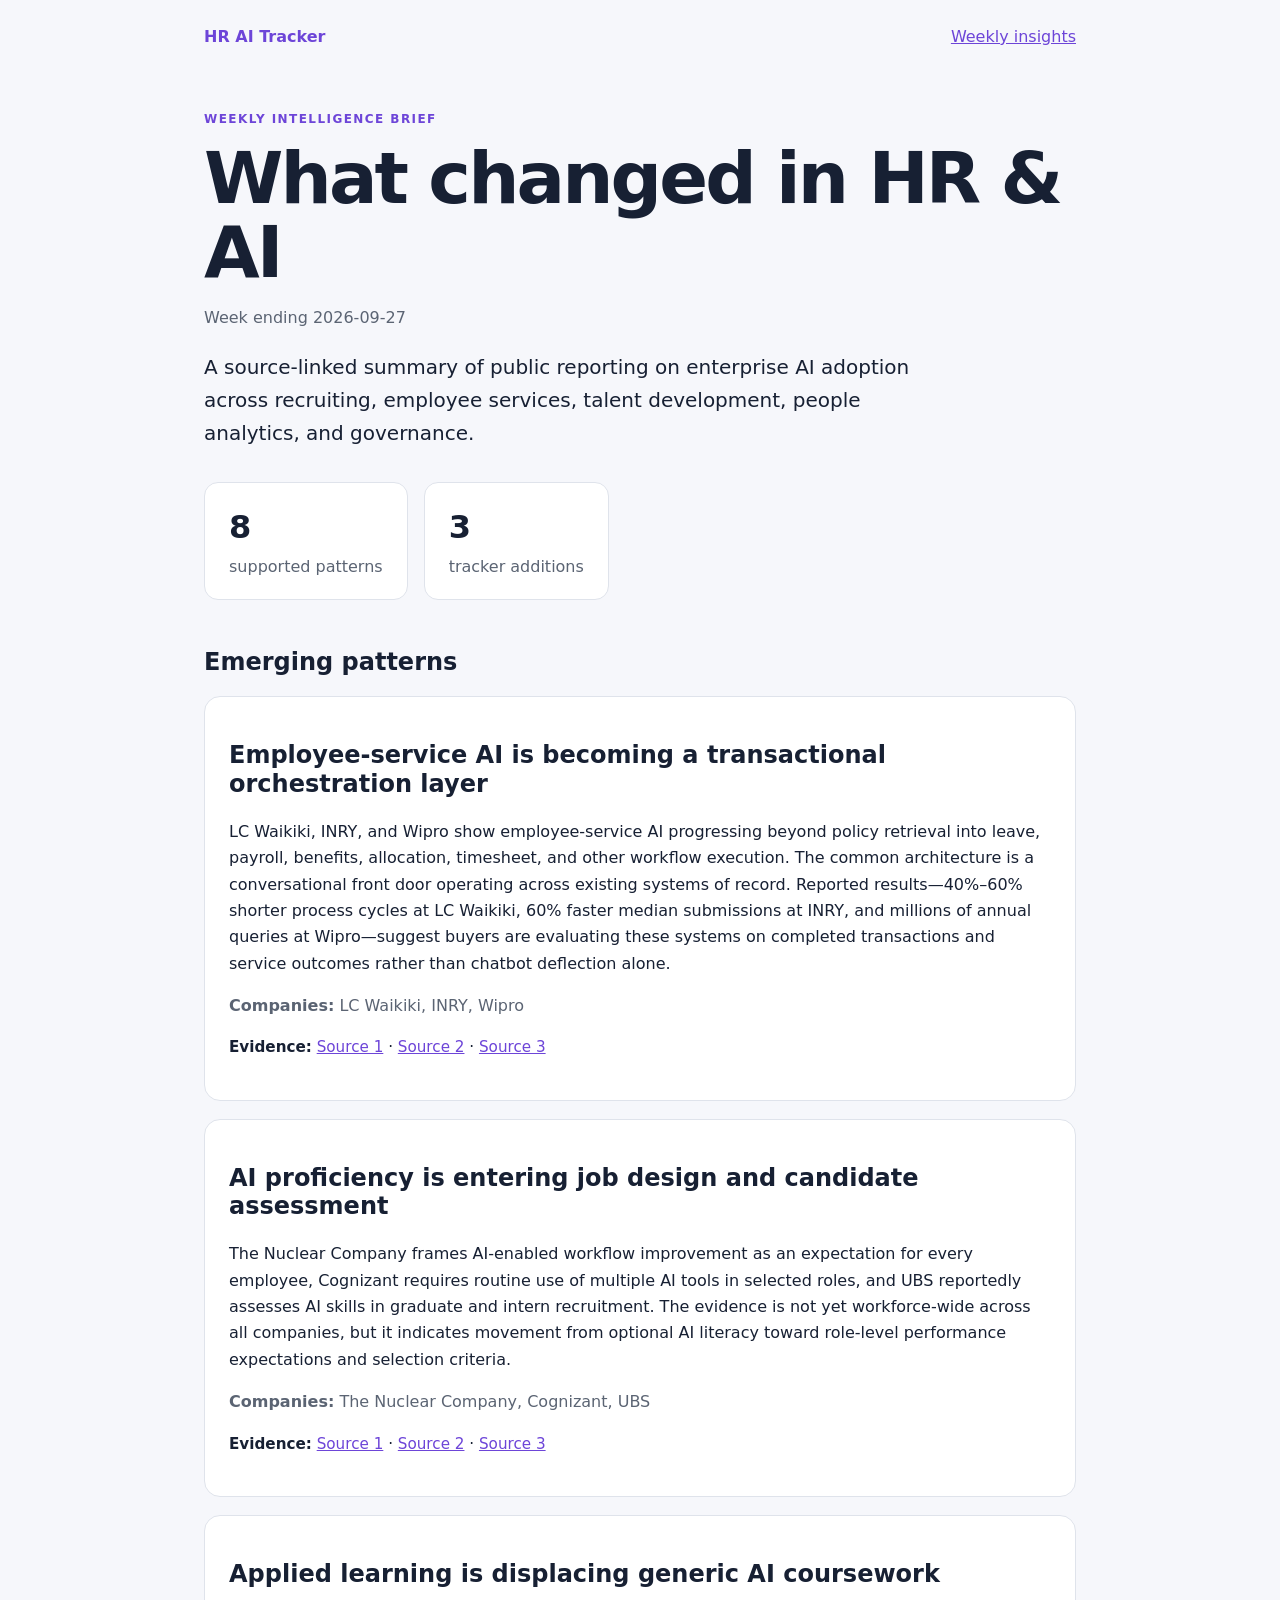
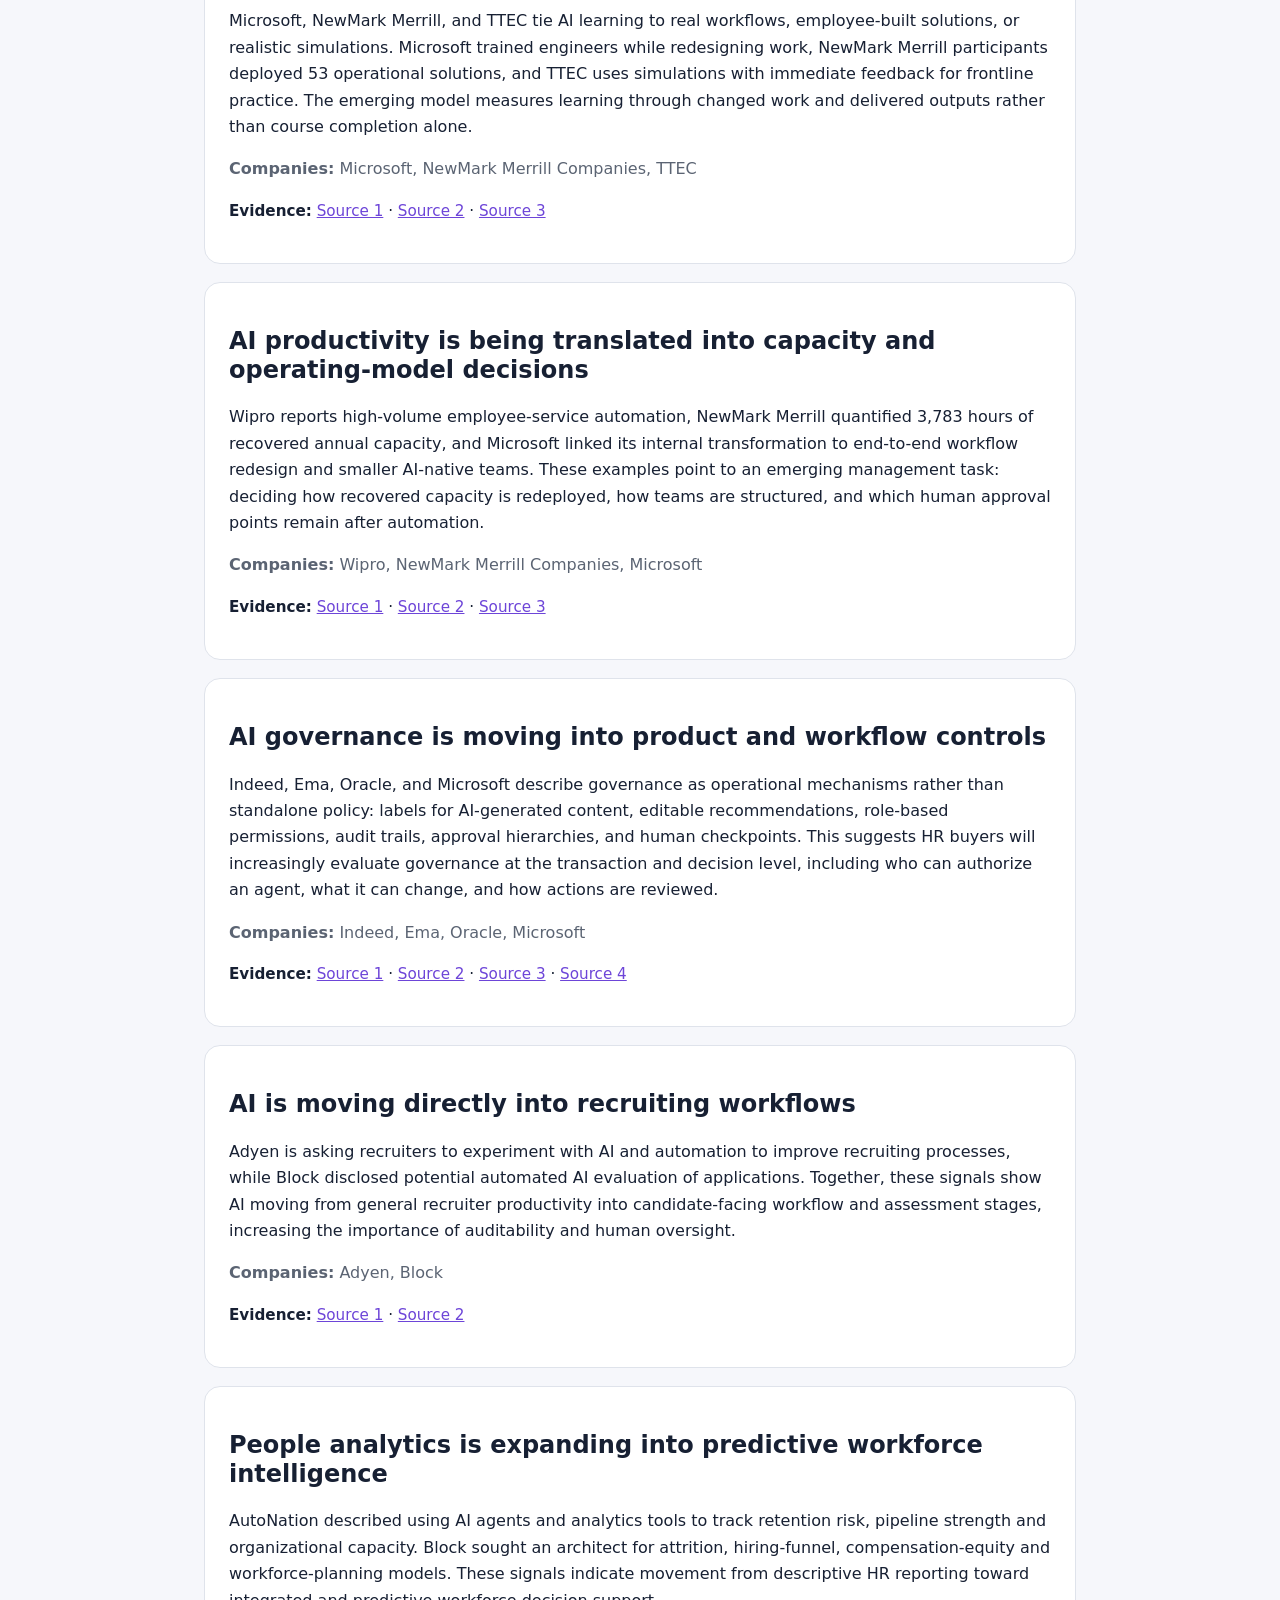
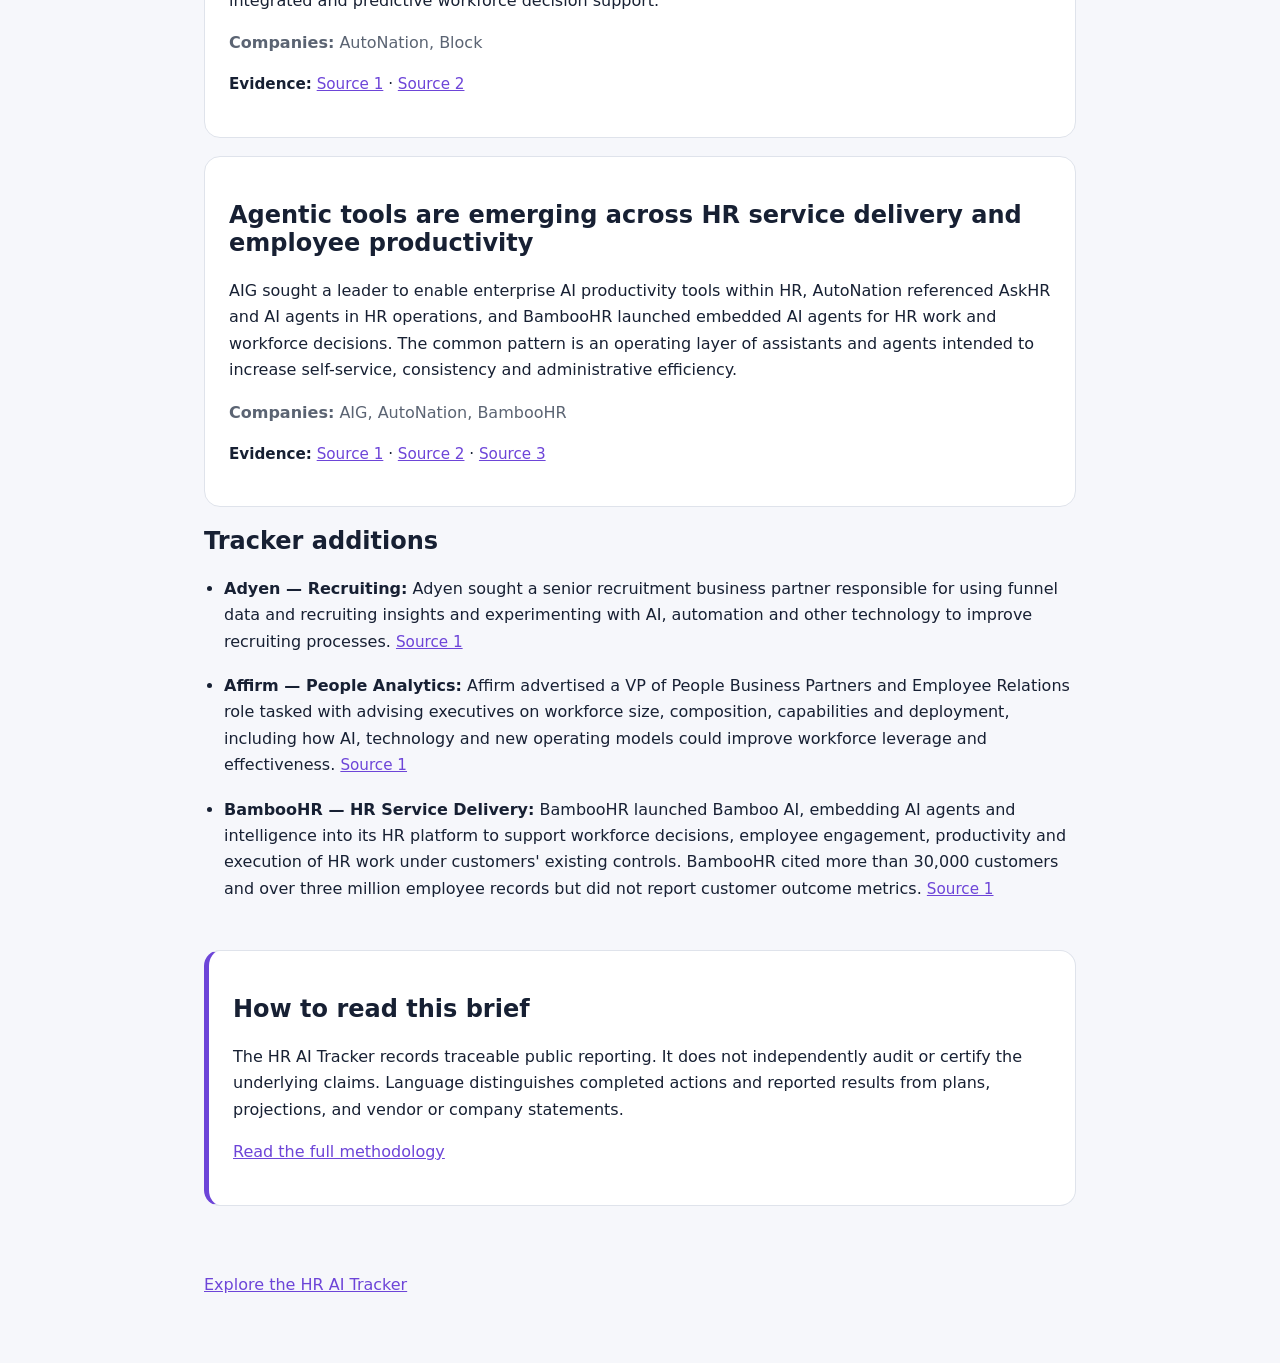
<file: insights/2026-09-27.html>
<!doctype html>
<html lang="en">
<head>
  <meta charset="utf-8">
  <meta name="viewport" content="width=device-width, initial-scale=1">
  <meta name="description" content="Weekly public intelligence on how organizations are adopting AI across HR.">
  <title>Weekly HR &amp; AI Brief — 2026-09-27</title>
  <link rel="stylesheet" href="style.css">
</head>
<body>
  <header class="site-header">
    <a class="brand" href="../">HR AI Tracker</a>
    <a href="index.html">Weekly insights</a>
  </header>
  <main>
    <p class="eyebrow">WEEKLY INTELLIGENCE BRIEF</p>
    <h1>What changed in HR &amp; AI</h1>
    <p class="date">Week ending 2026-09-27</p>
    <p class="lede">A source-linked summary of public reporting on enterprise AI adoption across recruiting, employee services, talent development, people analytics, and governance.</p>
    <div class="metrics" aria-label="Weekly summary">
      <div><strong>8</strong><span>supported patterns</span></div>
      <div><strong>3</strong><span>tracker additions</span></div>
    </div>
    <section>
      <h2 class="section-title">Emerging patterns</h2>
      
        <article class="insight-card">
          <h2>Employee-service AI is becoming a transactional orchestration layer</h2>
          <p>LC Waikiki, INRY, and Wipro show employee-service AI progressing beyond policy retrieval into leave, payroll, benefits, allocation, timesheet, and other workflow execution. The common architecture is a conversational front door operating across existing systems of record. Reported results—40%–60% shorter process cycles at LC Waikiki, 60% faster median submissions at INRY, and millions of annual queries at Wipro—suggest buyers are evaluating these systems on completed transactions and service outcomes rather than chatbot deflection alone.</p>
          <p class="companies"><strong>Companies:</strong> LC Waikiki, INRY, Wipro</p>
          <p class="sources"><strong>Evidence:</strong> <a href="https://news.sap.com/2026/07/sap-business-ai-release-highlights-q2-2026/" target="_blank" rel="noopener noreferrer">Source 1</a><span aria-hidden="true"> · </span><a href="https://investor.servicenow.com/news/news-details/2026/INRY-deploys-ServiceNow-EmployeeWorks-in-six-weeks-replacing-its-legacy-portal-with-an-AI-front-door-to-work/default.aspx" target="_blank" rel="noopener noreferrer">Source 2</a><span aria-hidden="true"> · </span><a href="https://support-staging.ema.ai/blog/funding-announcement/ema-raises-series-b" target="_blank" rel="noopener noreferrer">Source 3</a></p>
        </article>
        <article class="insight-card">
          <h2>AI proficiency is entering job design and candidate assessment</h2>
          <p>The Nuclear Company frames AI-enabled workflow improvement as an expectation for every employee, Cognizant requires routine use of multiple AI tools in selected roles, and UBS reportedly assesses AI skills in graduate and intern recruitment. The evidence is not yet workforce-wide across all companies, but it indicates movement from optional AI literacy toward role-level performance expectations and selection criteria.</p>
          <p class="companies"><strong>Companies:</strong> The Nuclear Company, Cognizant, UBS</p>
          <p class="sources"><strong>Evidence:</strong> <a href="https://careerengagement.tulane.edu/jobs/the-nuclear-company-ai-engineer-1-platform-integration-ai-data/" target="_blank" rel="noopener noreferrer">Source 1</a><span aria-hidden="true"> · </span><a href="https://careers.cognizant.com/apj-en/jobs/47775/ai-first-business-data-analyst/" target="_blank" rel="noopener noreferrer">Source 2</a><span aria-hidden="true"> · </span><a href="https://www.techradar.com/pro/banking-giant-ubs-wants-all-new-employees-to-have-ai-skills" target="_blank" rel="noopener noreferrer">Source 3</a></p>
        </article>
        <article class="insight-card">
          <h2>Applied learning is displacing generic AI coursework</h2>
          <p>Microsoft, NewMark Merrill, and TTEC tie AI learning to real workflows, employee-built solutions, or realistic simulations. Microsoft trained engineers while redesigning work, NewMark Merrill participants deployed 53 operational solutions, and TTEC uses simulations with immediate feedback for frontline practice. The emerging model measures learning through changed work and delivered outputs rather than course completion alone.</p>
          <p class="companies"><strong>Companies:</strong> Microsoft, NewMark Merrill Companies, TTEC</p>
          <p class="sources"><strong>Evidence:</strong> <a href="https://blogs.microsoft.com/blog/2026/09/17/what-weve-learned-from-microsofts-own-ai-transformation/" target="_blank" rel="noopener noreferrer">Source 1</a><span aria-hidden="true"> · </span><a href="https://www.prnewswire.com/news-releases/newmark-merrill-companies-completes-ai-pioneer-program-deploying-53-employee-built-ai-solutions-across-the-enterprise-302863190.html" target="_blank" rel="noopener noreferrer">Source 2</a><span aria-hidden="true"> · </span><a href="https://ttecholdingsinc.gcs-web.com/news-releases/news-release-details/ttec-realskilltm-wins-gold-best-use-ai-learning-2026-brandon" target="_blank" rel="noopener noreferrer">Source 3</a></p>
        </article>
        <article class="insight-card">
          <h2>AI productivity is being translated into capacity and operating-model decisions</h2>
          <p>Wipro reports high-volume employee-service automation, NewMark Merrill quantified 3,783 hours of recovered annual capacity, and Microsoft linked its internal transformation to end-to-end workflow redesign and smaller AI-native teams. These examples point to an emerging management task: deciding how recovered capacity is redeployed, how teams are structured, and which human approval points remain after automation.</p>
          <p class="companies"><strong>Companies:</strong> Wipro, NewMark Merrill Companies, Microsoft</p>
          <p class="sources"><strong>Evidence:</strong> <a href="https://support-staging.ema.ai/blog/funding-announcement/ema-raises-series-b" target="_blank" rel="noopener noreferrer">Source 1</a><span aria-hidden="true"> · </span><a href="https://www.prnewswire.com/news-releases/newmark-merrill-companies-completes-ai-pioneer-program-deploying-53-employee-built-ai-solutions-across-the-enterprise-302863190.html" target="_blank" rel="noopener noreferrer">Source 2</a><span aria-hidden="true"> · </span><a href="https://blogs.microsoft.com/blog/2026/09/17/what-weve-learned-from-microsofts-own-ai-transformation/" target="_blank" rel="noopener noreferrer">Source 3</a></p>
        </article>
        <article class="insight-card">
          <h2>AI governance is moving into product and workflow controls</h2>
          <p>Indeed, Ema, Oracle, and Microsoft describe governance as operational mechanisms rather than standalone policy: labels for AI-generated content, editable recommendations, role-based permissions, audit trails, approval hierarchies, and human checkpoints. This suggests HR buyers will increasingly evaluate governance at the transaction and decision level, including who can authorize an agent, what it can change, and how actions are reviewed.</p>
          <p class="companies"><strong>Companies:</strong> Indeed, Ema, Oracle, Microsoft</p>
          <p class="sources"><strong>Evidence:</strong> <a href="https://www.indeed.com/news/releases/humans-in-the-loop-ai-hiring?co=US" target="_blank" rel="noopener noreferrer">Source 1</a><span aria-hidden="true"> · </span><a href="https://www.globenewswire.com/news-release/2026/09/01/3354202/0/en/ema-launches-hr-it-and-finance-hub-to-help-enterprises-put-ai-employees-to-work-in-minutes.html" target="_blank" rel="noopener noreferrer">Source 2</a><span aria-hidden="true"> · </span><a href="https://www.oracle.com/news/announcement/oracle-adds-new-fusion-agentic-applications-and-ai-agents-to-help-improve-talent-management-2026-08-11/" target="_blank" rel="noopener noreferrer">Source 3</a><span aria-hidden="true"> · </span><a href="https://blogs.microsoft.com/blog/2026/09/17/what-weve-learned-from-microsofts-own-ai-transformation/" target="_blank" rel="noopener noreferrer">Source 4</a></p>
        </article>
        <article class="insight-card">
          <h2>AI is moving directly into recruiting workflows</h2>
          <p>Adyen is asking recruiters to experiment with AI and automation to improve recruiting processes, while Block disclosed potential automated AI evaluation of applications. Together, these signals show AI moving from general recruiter productivity into candidate-facing workflow and assessment stages, increasing the importance of auditability and human oversight.</p>
          <p class="companies"><strong>Companies:</strong> Adyen, Block</p>
          <p class="sources"><strong>Evidence:</strong> <a href="https://careers.adyen.com/vacancies/8167431-senior-recruitment-business-partner-commercial-gtm?utm_source=openai" target="_blank" rel="noopener noreferrer">Source 1</a><span aria-hidden="true"> · </span><a href="https://www.indeed.com/viewjob?jk=8cce08702754da03" target="_blank" rel="noopener noreferrer">Source 2</a></p>
        </article>
        <article class="insight-card">
          <h2>People analytics is expanding into predictive workforce intelligence</h2>
          <p>AutoNation described using AI agents and analytics tools to track retention risk, pipeline strength and organizational capacity. Block sought an architect for attrition, hiring-funnel, compensation-equity and workforce-planning models. These signals indicate movement from descriptive HR reporting toward integrated and predictive workforce decision support.</p>
          <p class="companies"><strong>Companies:</strong> AutoNation, Block</p>
          <p class="sources"><strong>Evidence:</strong> <a href="https://autonation.wd5.myworkdayjobs.com/en-US/Careers/job/Senior-Director--HR-Partnering_JR2026139922-1?utm_source=openai" target="_blank" rel="noopener noreferrer">Source 1</a><span aria-hidden="true"> · </span><a href="https://www.afrocareer.com/2026/09/people-intelligence-architect-at-block.html" target="_blank" rel="noopener noreferrer">Source 2</a></p>
        </article>
        <article class="insight-card">
          <h2>Agentic tools are emerging across HR service delivery and employee productivity</h2>
          <p>AIG sought a leader to enable enterprise AI productivity tools within HR, AutoNation referenced AskHR and AI agents in HR operations, and BambooHR launched embedded AI agents for HR work and workforce decisions. The common pattern is an operating layer of assistants and agents intended to increase self-service, consistency and administrative efficiency.</p>
          <p class="companies"><strong>Companies:</strong> AIG, AutoNation, BambooHR</p>
          <p class="sources"><strong>Evidence:</strong> <a href="https://bebee.com/us/jobs/ai-workforce-productivity-tool-enablement-leader-aig-atlanta--lensa-2365_0c0a879d58ca1b7813acd034cb403ea02d232de6c8f505da408a401c77d14e0d?utm_source=openai" target="_blank" rel="noopener noreferrer">Source 1</a><span aria-hidden="true"> · </span><a href="https://autonation.wd5.myworkdayjobs.com/en-US/Careers/job/Senior-Director--HR-Partnering_JR2026139922-1?utm_source=openai" target="_blank" rel="noopener noreferrer">Source 2</a><span aria-hidden="true"> · </span><a href="https://www.bamboohr.com/about-bamboohr/press-release/bamboohr-launches-bamboo-ai?utm_source=openai" target="_blank" rel="noopener noreferrer">Source 3</a></p>
        </article>
    </section>
    
        <section>
          <h2>Tracker additions</h2>
          <ul class="improvements"><li><strong>Adyen — Recruiting:</strong> Adyen sought a senior recruitment business partner responsible for using funnel data and recruiting insights and experimenting with AI, automation and other technology to improve recruiting processes. <span class="sources"><a href="https://careers.adyen.com/vacancies/8167431-senior-recruitment-business-partner-commercial-gtm?utm_source=openai" target="_blank" rel="noopener noreferrer">Source 1</a></span></li><li><strong>Affirm — People Analytics:</strong> Affirm advertised a VP of People Business Partners and Employee Relations role tasked with advising executives on workforce size, composition, capabilities and deployment, including how AI, technology and new operating models could improve workforce leverage and effectiveness. <span class="sources"><a href="https://job-boards.greenhouse.io/affirm/jobs/7894014003?utm_source=openai" target="_blank" rel="noopener noreferrer">Source 1</a></span></li><li><strong>BambooHR — HR Service Delivery:</strong> BambooHR launched Bamboo AI, embedding AI agents and intelligence into its HR platform to support workforce decisions, employee engagement, productivity and execution of HR work under customers&#x27; existing controls. BambooHR cited more than 30,000 customers and over three million employee records but did not report customer outcome metrics. <span class="sources"><a href="https://www.bamboohr.com/about-bamboohr/press-release/bamboohr-launches-bamboo-ai?utm_source=openai" target="_blank" rel="noopener noreferrer">Source 1</a></span></li></ul>
        </section>
    <aside class="methodology">
      <h2>How to read this brief</h2>
      <p>The HR AI Tracker records traceable public reporting. It does not independently audit or certify the underlying claims. Language distinguishes completed actions and reported results from plans, projections, and vendor or company statements.</p>
      <p><a href="../#methodology">Read the full methodology</a></p>
    </aside>
  </main>
  <footer><a href="../">Explore the HR AI Tracker</a></footer>
</body>
</html>
</file>
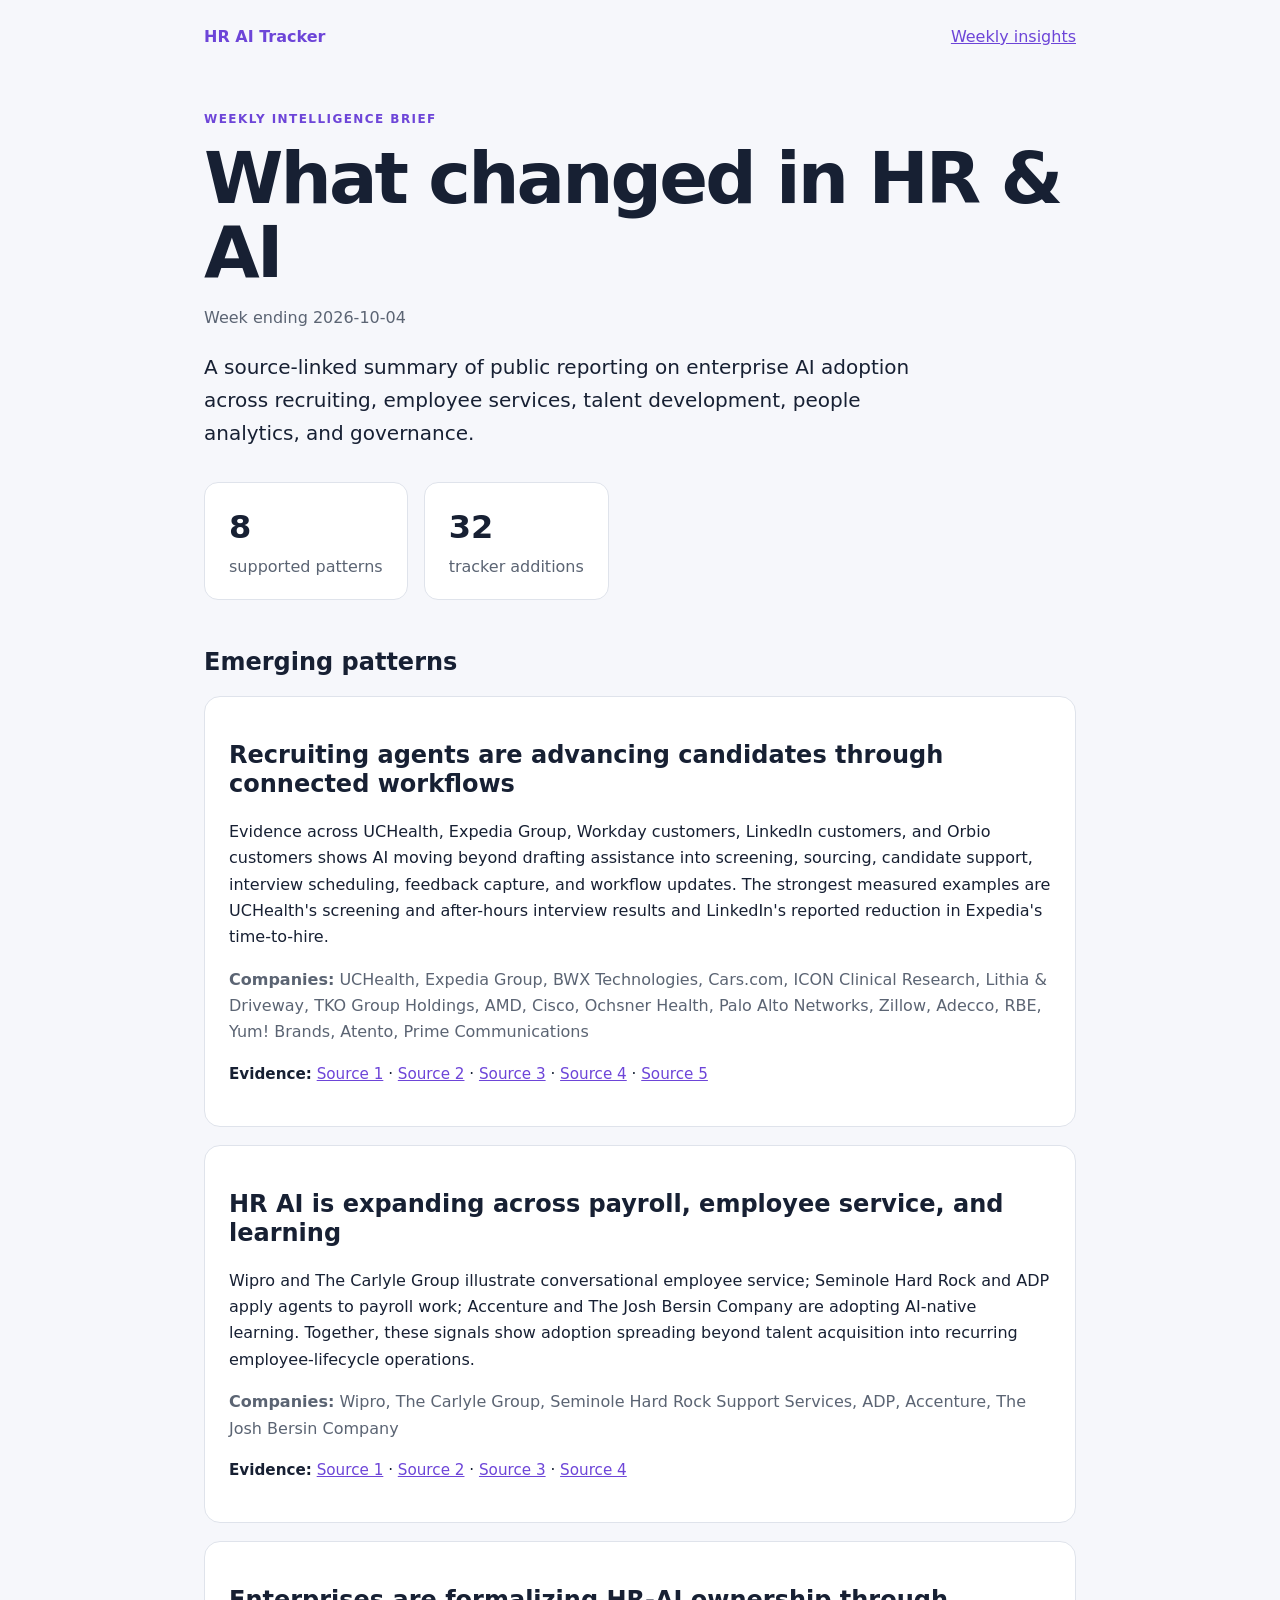
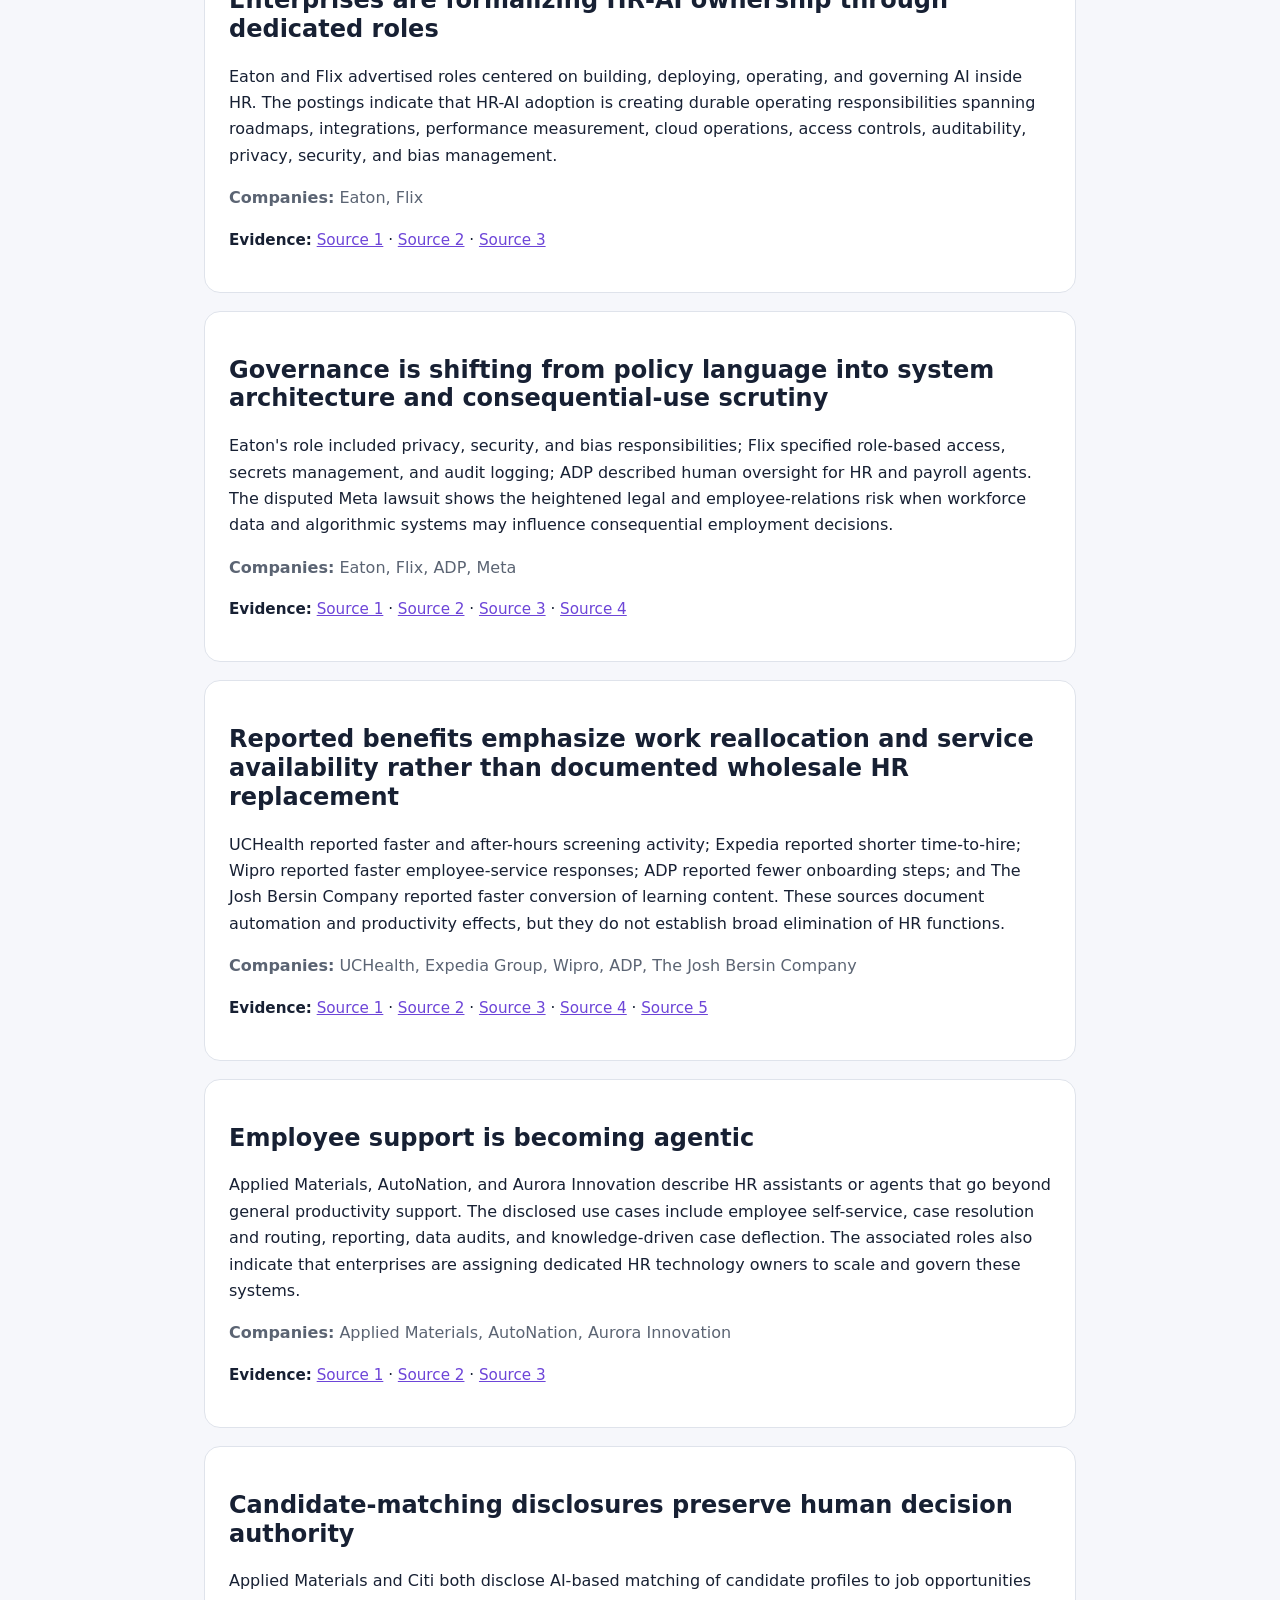
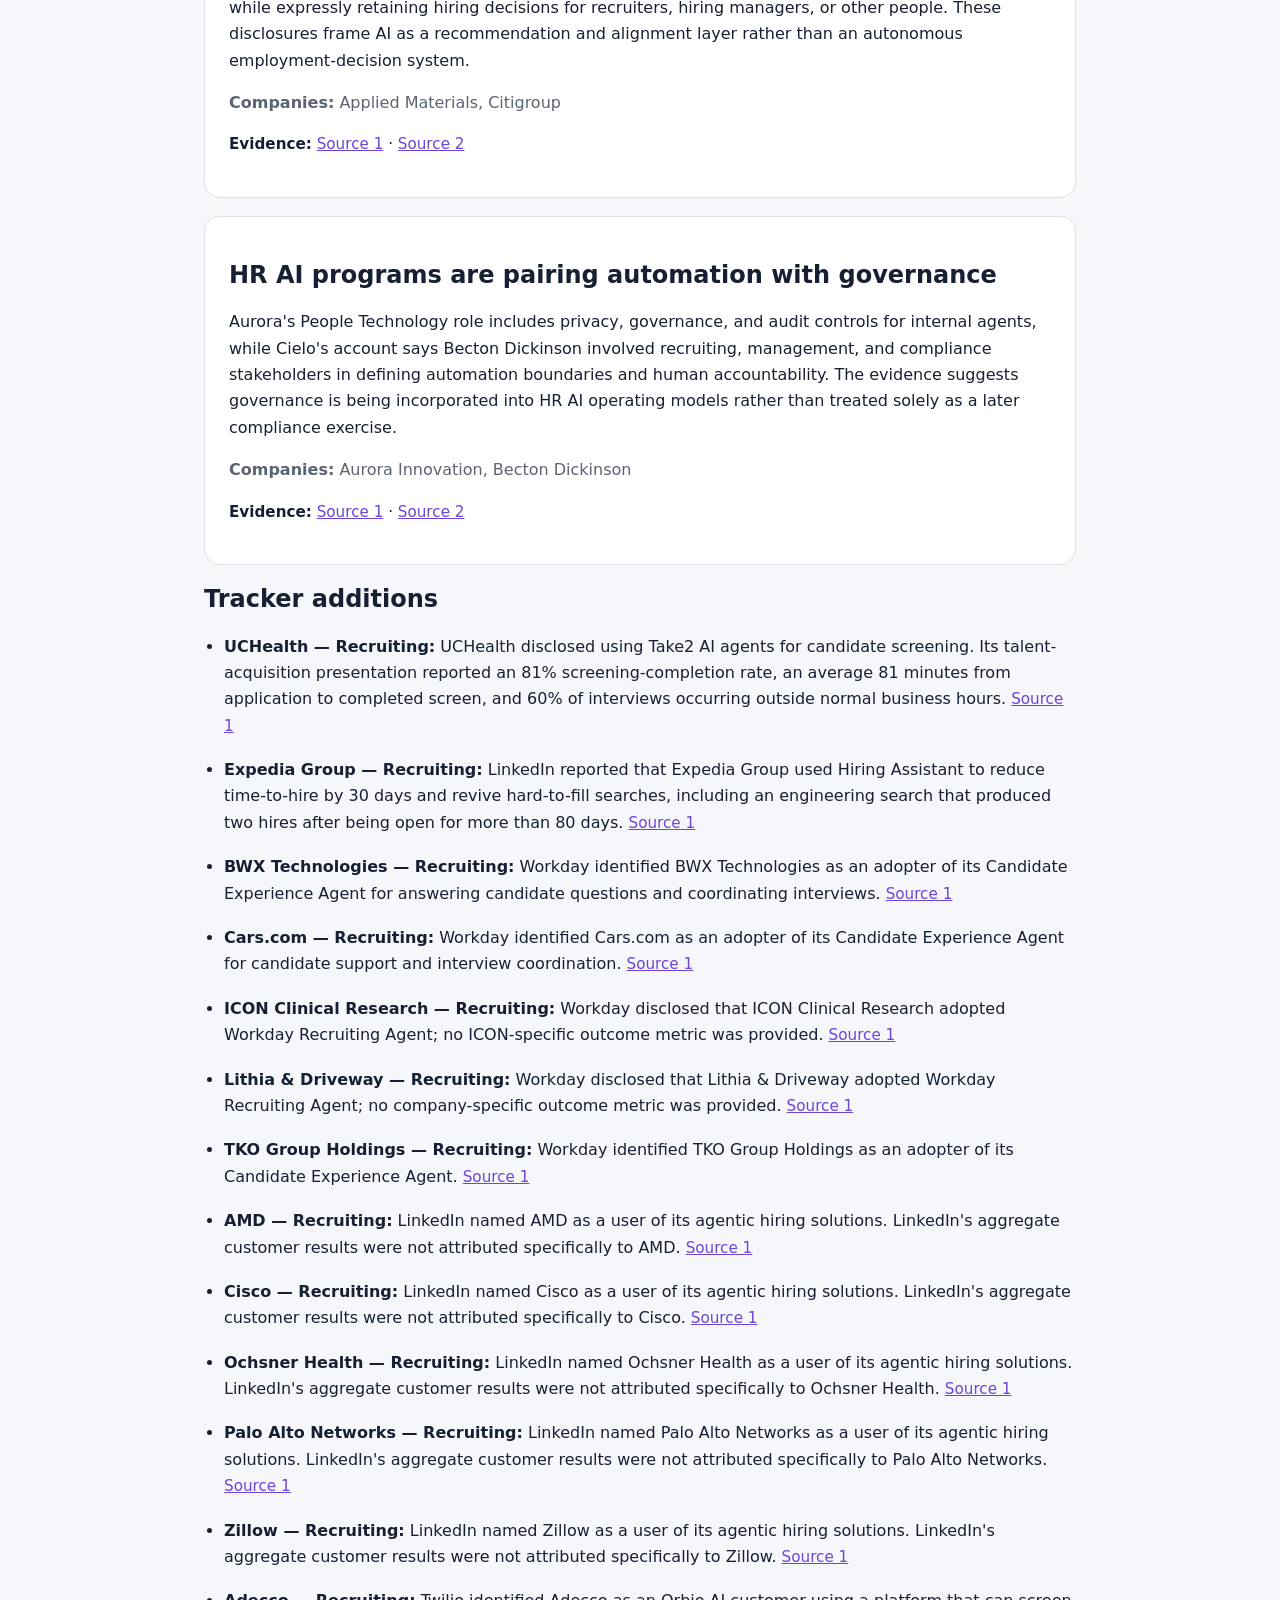
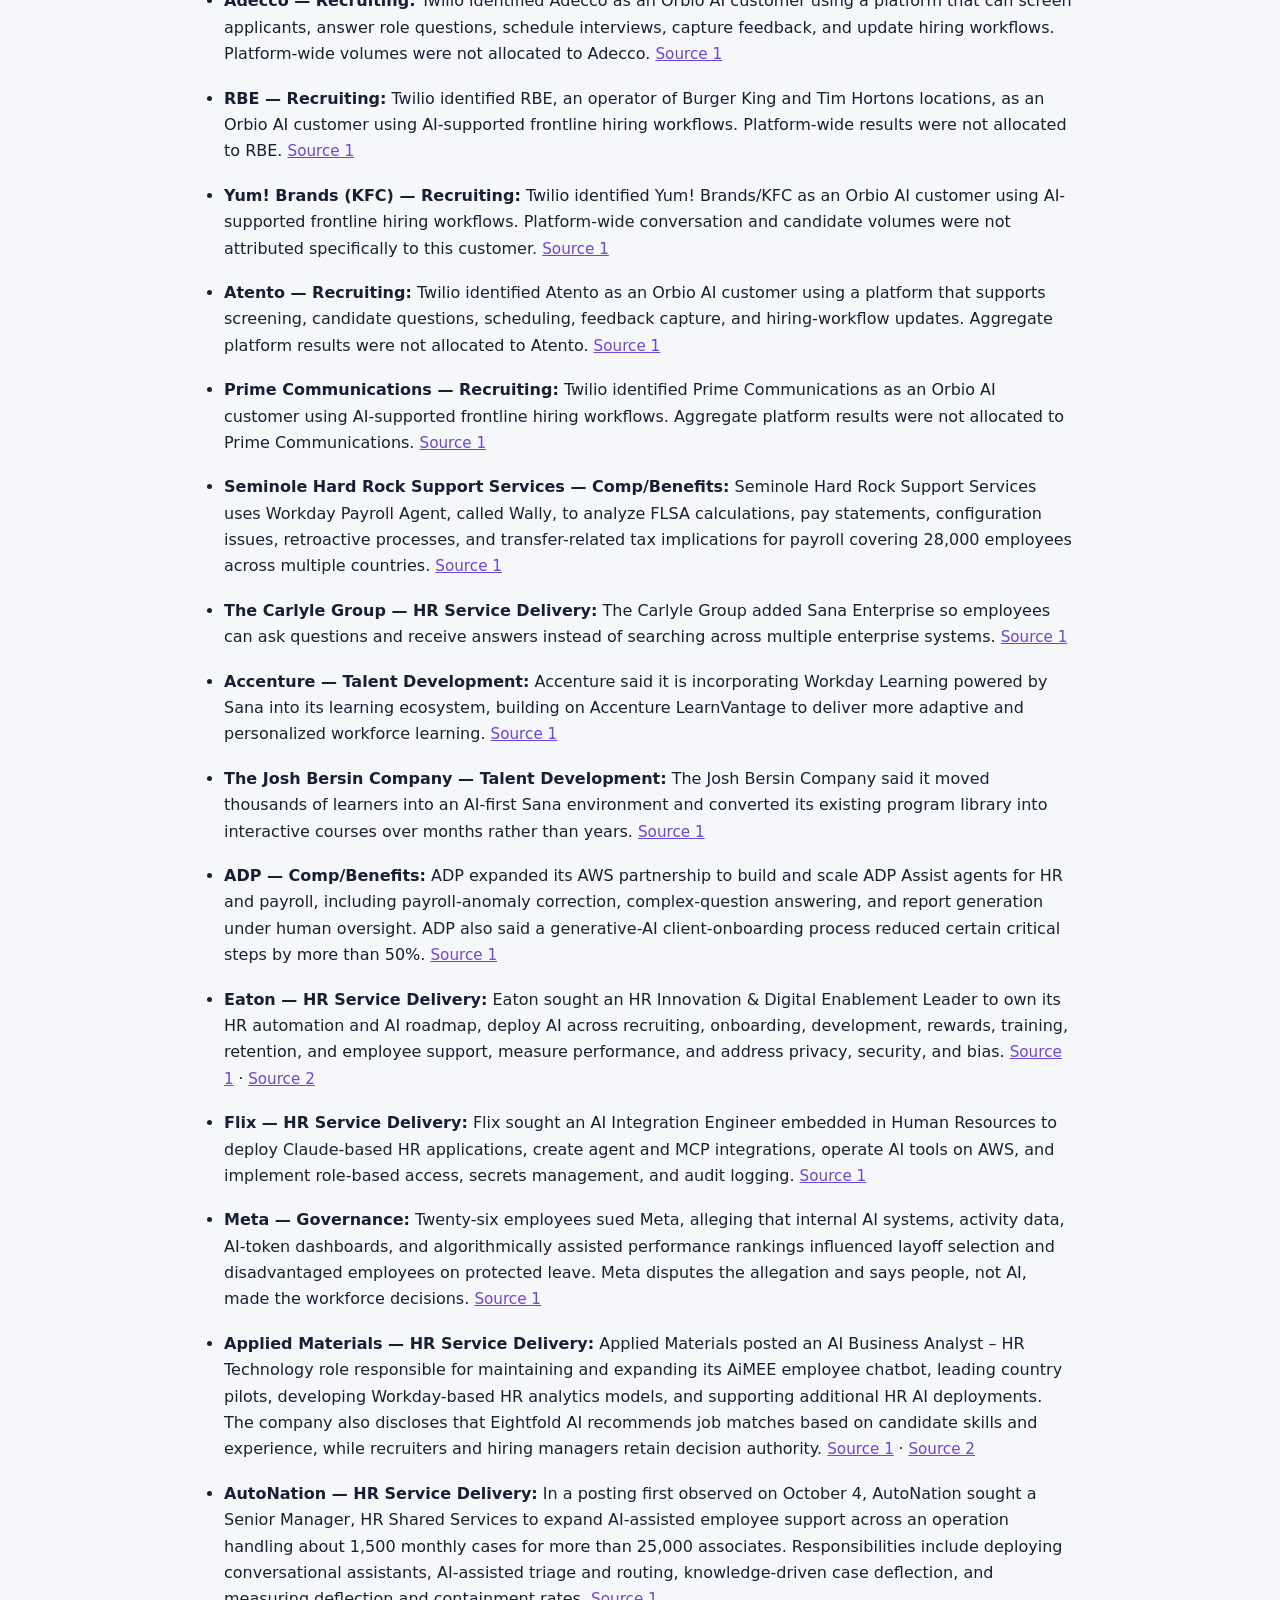
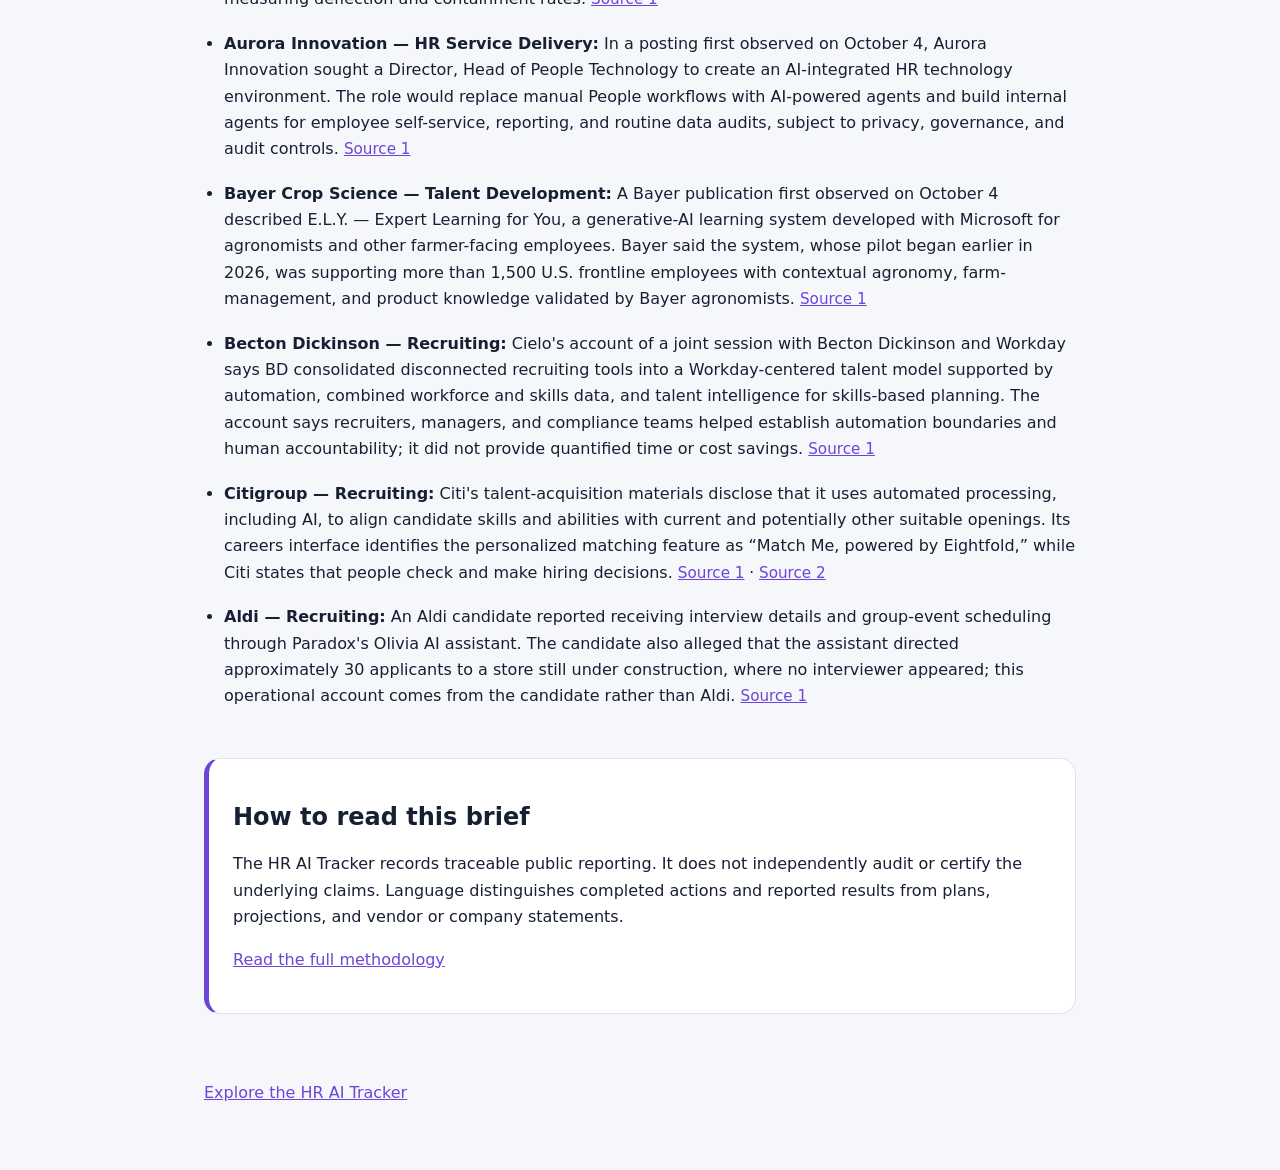
<file: insights/2026-10-04.html>
<!doctype html>
<html lang="en">
<head>
  <meta charset="utf-8">
  <meta name="viewport" content="width=device-width, initial-scale=1">
  <meta name="description" content="Weekly public intelligence on how organizations are adopting AI across HR.">
  <title>Weekly HR &amp; AI Brief — 2026-10-04</title>
  <link rel="stylesheet" href="style.css">
</head>
<body>
  <header class="site-header">
    <a class="brand" href="../">HR AI Tracker</a>
    <a href="index.html">Weekly insights</a>
  </header>
  <main>
    <p class="eyebrow">WEEKLY INTELLIGENCE BRIEF</p>
    <h1>What changed in HR &amp; AI</h1>
    <p class="date">Week ending 2026-10-04</p>
    <p class="lede">A source-linked summary of public reporting on enterprise AI adoption across recruiting, employee services, talent development, people analytics, and governance.</p>
    <div class="metrics" aria-label="Weekly summary">
      <div><strong>8</strong><span>supported patterns</span></div>
      <div><strong>32</strong><span>tracker additions</span></div>
    </div>
    <section>
      <h2 class="section-title">Emerging patterns</h2>
      
        <article class="insight-card">
          <h2>Recruiting agents are advancing candidates through connected workflows</h2>
          <p>Evidence across UCHealth, Expedia Group, Workday customers, LinkedIn customers, and Orbio customers shows AI moving beyond drafting assistance into screening, sourcing, candidate support, interview scheduling, feedback capture, and workflow updates. The strongest measured examples are UCHealth&#x27;s screening and after-hours interview results and LinkedIn&#x27;s reported reduction in Expedia&#x27;s time-to-hire.</p>
          <p class="companies"><strong>Companies:</strong> UCHealth, Expedia Group, BWX Technologies, Cars.com, ICON Clinical Research, Lithia &amp; Driveway, TKO Group Holdings, AMD, Cisco, Ochsner Health, Palo Alto Networks, Zillow, Adecco, RBE, Yum! Brands, Atento, Prime Communications</p>
          <p class="sources"><strong>Evidence:</strong> <a href="https://www.take2.ai/blog/onstage/hr-healthcare-2026" target="_blank" rel="noopener noreferrer">Source 1</a><span aria-hidden="true"> · </span><a href="https://www.linkedin.com/business/talent/blog/talent-acquisition/ai-in-hiring?utm_source=openai" target="_blank" rel="noopener noreferrer">Source 2</a><span aria-hidden="true"> · </span><a href="https://blog.workday.com/en-us/leading-brands-drove-value-workday-ai-q2.html" target="_blank" rel="noopener noreferrer">Source 3</a><span aria-hidden="true"> · </span><a href="https://news.linkedin.com/2026/hiring-assistant-2?linkId=100000441310616&amp;utm_source=openai" target="_blank" rel="noopener noreferrer">Source 4</a><span aria-hidden="true"> · </span><a href="https://www.twilio.com/en-us/press/releases/orbio-ai-scales-ai-powered-frontline-recruitment-globally-with-t?utm_source=openai" target="_blank" rel="noopener noreferrer">Source 5</a></p>
        </article>
        <article class="insight-card">
          <h2>HR AI is expanding across payroll, employee service, and learning</h2>
          <p>Wipro and The Carlyle Group illustrate conversational employee service; Seminole Hard Rock and ADP apply agents to payroll work; Accenture and The Josh Bersin Company are adopting AI-native learning. Together, these signals show adoption spreading beyond talent acquisition into recurring employee-lifecycle operations.</p>
          <p class="companies"><strong>Companies:</strong> Wipro, The Carlyle Group, Seminole Hard Rock Support Services, ADP, Accenture, The Josh Bersin Company</p>
          <p class="sources"><strong>Evidence:</strong> <a href="https://www.globenewswire.com/news-release/2026/09/01/3354202/0/en/ema-launches-hr-it-and-finance-hub-to-help-enterprises-put-ai-employees-to-work-in-minutes.html" target="_blank" rel="noopener noreferrer">Source 1</a><span aria-hidden="true"> · </span><a href="https://blog.workday.com/en-us/leading-brands-drove-value-workday-ai-q2.html" target="_blank" rel="noopener noreferrer">Source 2</a><span aria-hidden="true"> · </span><a href="https://en-sg.newsroom.workday.com/2026-07-22-Workday-Learning%2C-Powered-by-Sana%2C-Now-Generally-Available-as-an-AI-Native-Learning-Experience-Built-on-Workdays-Trusted-Data" target="_blank" rel="noopener noreferrer">Source 3</a><span aria-hidden="true"> · </span><a href="https://uk.adp.com/about-adp/press-centre/adp-partners-with-aws-to-accelerate-ai-innovation-in-human-capital-management.aspx" target="_blank" rel="noopener noreferrer">Source 4</a></p>
        </article>
        <article class="insight-card">
          <h2>Enterprises are formalizing HR-AI ownership through dedicated roles</h2>
          <p>Eaton and Flix advertised roles centered on building, deploying, operating, and governing AI inside HR. The postings indicate that HR-AI adoption is creating durable operating responsibilities spanning roadmaps, integrations, performance measurement, cloud operations, access controls, auditability, privacy, security, and bias management.</p>
          <p class="companies"><strong>Companies:</strong> Eaton, Flix</p>
          <p class="sources"><strong>Evidence:</strong> <a href="https://eaton.eightfold.ai/careers/job/687237115037" target="_blank" rel="noopener noreferrer">Source 1</a><span aria-hidden="true"> · </span><a href="https://lensa.com/job-v1/eaton-plc/remote/sales-enablement-lead/a708df2ffd33435c71a309d2ac9c4015?utm_source=openai" target="_blank" rel="noopener noreferrer">Source 2</a><span aria-hidden="true"> · </span><a href="https://jobs.hvcapital.com/companies/flixbus-2/jobs/89918436-ai-integration-engineer-digital-transformation-m-f-d?utm_source=openai" target="_blank" rel="noopener noreferrer">Source 3</a></p>
        </article>
        <article class="insight-card">
          <h2>Governance is shifting from policy language into system architecture and consequential-use scrutiny</h2>
          <p>Eaton&#x27;s role included privacy, security, and bias responsibilities; Flix specified role-based access, secrets management, and audit logging; ADP described human oversight for HR and payroll agents. The disputed Meta lawsuit shows the heightened legal and employee-relations risk when workforce data and algorithmic systems may influence consequential employment decisions.</p>
          <p class="companies"><strong>Companies:</strong> Eaton, Flix, ADP, Meta</p>
          <p class="sources"><strong>Evidence:</strong> <a href="https://eaton.eightfold.ai/careers/job/687237115037" target="_blank" rel="noopener noreferrer">Source 1</a><span aria-hidden="true"> · </span><a href="https://jobs.hvcapital.com/companies/flixbus-2/jobs/89918436-ai-integration-engineer-digital-transformation-m-f-d?utm_source=openai" target="_blank" rel="noopener noreferrer">Source 2</a><span aria-hidden="true"> · </span><a href="https://uk.adp.com/about-adp/press-centre/adp-partners-with-aws-to-accelerate-ai-innovation-in-human-capital-management.aspx" target="_blank" rel="noopener noreferrer">Source 3</a><span aria-hidden="true"> · </span><a href="https://apnews.com/article/019fb9c7fdc09167e91547546bce5be8" target="_blank" rel="noopener noreferrer">Source 4</a></p>
        </article>
        <article class="insight-card">
          <h2>Reported benefits emphasize work reallocation and service availability rather than documented wholesale HR replacement</h2>
          <p>UCHealth reported faster and after-hours screening activity; Expedia reported shorter time-to-hire; Wipro reported faster employee-service responses; ADP reported fewer onboarding steps; and The Josh Bersin Company reported faster conversion of learning content. These sources document automation and productivity effects, but they do not establish broad elimination of HR functions.</p>
          <p class="companies"><strong>Companies:</strong> UCHealth, Expedia Group, Wipro, ADP, The Josh Bersin Company</p>
          <p class="sources"><strong>Evidence:</strong> <a href="https://www.take2.ai/blog/onstage/hr-healthcare-2026" target="_blank" rel="noopener noreferrer">Source 1</a><span aria-hidden="true"> · </span><a href="https://www.linkedin.com/business/talent/blog/talent-acquisition/ai-in-hiring?utm_source=openai" target="_blank" rel="noopener noreferrer">Source 2</a><span aria-hidden="true"> · </span><a href="https://www.globenewswire.com/news-release/2026/09/01/3354202/0/en/ema-launches-hr-it-and-finance-hub-to-help-enterprises-put-ai-employees-to-work-in-minutes.html" target="_blank" rel="noopener noreferrer">Source 3</a><span aria-hidden="true"> · </span><a href="https://uk.adp.com/about-adp/press-centre/adp-partners-with-aws-to-accelerate-ai-innovation-in-human-capital-management.aspx" target="_blank" rel="noopener noreferrer">Source 4</a><span aria-hidden="true"> · </span><a href="https://en-sg.newsroom.workday.com/2026-07-22-Workday-Learning%2C-Powered-by-Sana%2C-Now-Generally-Available-as-an-AI-Native-Learning-Experience-Built-on-Workdays-Trusted-Data" target="_blank" rel="noopener noreferrer">Source 5</a></p>
        </article>
        <article class="insight-card">
          <h2>Employee support is becoming agentic</h2>
          <p>Applied Materials, AutoNation, and Aurora Innovation describe HR assistants or agents that go beyond general productivity support. The disclosed use cases include employee self-service, case resolution and routing, reporting, data audits, and knowledge-driven case deflection. The associated roles also indicate that enterprises are assigning dedicated HR technology owners to scale and govern these systems.</p>
          <p class="companies"><strong>Companies:</strong> Applied Materials, AutoNation, Aurora Innovation</p>
          <p class="sources"><strong>Evidence:</strong> <a href="https://jobs.appliedmaterials.com/job/santa-clara/ai-business-analyst-hr-technology/95/97550713408" target="_blank" rel="noopener noreferrer">Source 1</a><span aria-hidden="true"> · </span><a href="https://careers.autonation.com/us/en/job/JR2026148245/Senior-Manager-HR-Shared-Services?utm_source=openai" target="_blank" rel="noopener noreferrer">Source 2</a><span aria-hidden="true"> · </span><a href="https://aurora.tech/careers/8183241c-42df-4b30-a76a-5beed1c0e9c9?utm_source=openai" target="_blank" rel="noopener noreferrer">Source 3</a></p>
        </article>
        <article class="insight-card">
          <h2>Candidate-matching disclosures preserve human decision authority</h2>
          <p>Applied Materials and Citi both disclose AI-based matching of candidate profiles to job opportunities while expressly retaining hiring decisions for recruiters, hiring managers, or other people. These disclosures frame AI as a recommendation and alignment layer rather than an autonomous employment-decision system.</p>
          <p class="companies"><strong>Companies:</strong> Applied Materials, Citigroup</p>
          <p class="sources"><strong>Evidence:</strong> <a href="https://www.appliedmaterials.com/us/en/pages/candidate-privacy-policy.html" target="_blank" rel="noopener noreferrer">Source 1</a><span aria-hidden="true"> · </span><a href="https://jobs.citi.com/job/tampa/talent-acquisition-manager-u-s-consumer-cards-and-wealth/287/101275141248?utm_source=openai" target="_blank" rel="noopener noreferrer">Source 2</a></p>
        </article>
        <article class="insight-card">
          <h2>HR AI programs are pairing automation with governance</h2>
          <p>Aurora&#x27;s People Technology role includes privacy, governance, and audit controls for internal agents, while Cielo&#x27;s account says Becton Dickinson involved recruiting, management, and compliance stakeholders in defining automation boundaries and human accountability. The evidence suggests governance is being incorporated into HR AI operating models rather than treated solely as a later compliance exercise.</p>
          <p class="companies"><strong>Companies:</strong> Aurora Innovation, Becton Dickinson</p>
          <p class="sources"><strong>Evidence:</strong> <a href="https://aurora.tech/careers/8183241c-42df-4b30-a76a-5beed1c0e9c9?utm_source=openai" target="_blank" rel="noopener noreferrer">Source 1</a><span aria-hidden="true"> · </span><a href="https://www.cielotalent.com/resources/events/2026-how-becton-dickinson-is-modernizing-talent-strategy-with-ai/?%3A~%3Atext=Overcoming+cultural+debt+and+building+digital+trust" target="_blank" rel="noopener noreferrer">Source 2</a></p>
        </article>
    </section>
    
        <section>
          <h2>Tracker additions</h2>
          <ul class="improvements"><li><strong>UCHealth — Recruiting:</strong> UCHealth disclosed using Take2 AI agents for candidate screening. Its talent-acquisition presentation reported an 81% screening-completion rate, an average 81 minutes from application to completed screen, and 60% of interviews occurring outside normal business hours. <span class="sources"><a href="https://www.take2.ai/blog/onstage/hr-healthcare-2026" target="_blank" rel="noopener noreferrer">Source 1</a></span></li><li><strong>Expedia Group — Recruiting:</strong> LinkedIn reported that Expedia Group used Hiring Assistant to reduce time-to-hire by 30 days and revive hard-to-fill searches, including an engineering search that produced two hires after being open for more than 80 days. <span class="sources"><a href="https://www.linkedin.com/business/talent/blog/talent-acquisition/ai-in-hiring?utm_source=openai" target="_blank" rel="noopener noreferrer">Source 1</a></span></li><li><strong>BWX Technologies — Recruiting:</strong> Workday identified BWX Technologies as an adopter of its Candidate Experience Agent for answering candidate questions and coordinating interviews. <span class="sources"><a href="https://blog.workday.com/en-us/leading-brands-drove-value-workday-ai-q2.html" target="_blank" rel="noopener noreferrer">Source 1</a></span></li><li><strong>Cars.com — Recruiting:</strong> Workday identified Cars.com as an adopter of its Candidate Experience Agent for candidate support and interview coordination. <span class="sources"><a href="https://blog.workday.com/en-us/leading-brands-drove-value-workday-ai-q2.html" target="_blank" rel="noopener noreferrer">Source 1</a></span></li><li><strong>ICON Clinical Research — Recruiting:</strong> Workday disclosed that ICON Clinical Research adopted Workday Recruiting Agent; no ICON-specific outcome metric was provided. <span class="sources"><a href="https://blog.workday.com/en-us/leading-brands-drove-value-workday-ai-q2.html" target="_blank" rel="noopener noreferrer">Source 1</a></span></li><li><strong>Lithia &amp; Driveway — Recruiting:</strong> Workday disclosed that Lithia &amp; Driveway adopted Workday Recruiting Agent; no company-specific outcome metric was provided. <span class="sources"><a href="https://blog.workday.com/en-us/leading-brands-drove-value-workday-ai-q2.html" target="_blank" rel="noopener noreferrer">Source 1</a></span></li><li><strong>TKO Group Holdings — Recruiting:</strong> Workday identified TKO Group Holdings as an adopter of its Candidate Experience Agent. <span class="sources"><a href="https://blog.workday.com/en-us/leading-brands-drove-value-workday-ai-q2.html" target="_blank" rel="noopener noreferrer">Source 1</a></span></li><li><strong>AMD — Recruiting:</strong> LinkedIn named AMD as a user of its agentic hiring solutions. LinkedIn&#x27;s aggregate customer results were not attributed specifically to AMD. <span class="sources"><a href="https://news.linkedin.com/2026/hiring-assistant-2?linkId=100000441310616&amp;utm_source=openai" target="_blank" rel="noopener noreferrer">Source 1</a></span></li><li><strong>Cisco — Recruiting:</strong> LinkedIn named Cisco as a user of its agentic hiring solutions. LinkedIn&#x27;s aggregate customer results were not attributed specifically to Cisco. <span class="sources"><a href="https://news.linkedin.com/2026/hiring-assistant-2?linkId=100000441310616&amp;utm_source=openai" target="_blank" rel="noopener noreferrer">Source 1</a></span></li><li><strong>Ochsner Health — Recruiting:</strong> LinkedIn named Ochsner Health as a user of its agentic hiring solutions. LinkedIn&#x27;s aggregate customer results were not attributed specifically to Ochsner Health. <span class="sources"><a href="https://news.linkedin.com/2026/hiring-assistant-2?linkId=100000441310616&amp;utm_source=openai" target="_blank" rel="noopener noreferrer">Source 1</a></span></li><li><strong>Palo Alto Networks — Recruiting:</strong> LinkedIn named Palo Alto Networks as a user of its agentic hiring solutions. LinkedIn&#x27;s aggregate customer results were not attributed specifically to Palo Alto Networks. <span class="sources"><a href="https://news.linkedin.com/2026/hiring-assistant-2?linkId=100000441310616&amp;utm_source=openai" target="_blank" rel="noopener noreferrer">Source 1</a></span></li><li><strong>Zillow — Recruiting:</strong> LinkedIn named Zillow as a user of its agentic hiring solutions. LinkedIn&#x27;s aggregate customer results were not attributed specifically to Zillow. <span class="sources"><a href="https://news.linkedin.com/2026/hiring-assistant-2?linkId=100000441310616&amp;utm_source=openai" target="_blank" rel="noopener noreferrer">Source 1</a></span></li><li><strong>Adecco — Recruiting:</strong> Twilio identified Adecco as an Orbio AI customer using a platform that can screen applicants, answer role questions, schedule interviews, capture feedback, and update hiring workflows. Platform-wide volumes were not allocated to Adecco. <span class="sources"><a href="https://www.twilio.com/en-us/press/releases/orbio-ai-scales-ai-powered-frontline-recruitment-globally-with-t?utm_source=openai" target="_blank" rel="noopener noreferrer">Source 1</a></span></li><li><strong>RBE — Recruiting:</strong> Twilio identified RBE, an operator of Burger King and Tim Hortons locations, as an Orbio AI customer using AI-supported frontline hiring workflows. Platform-wide results were not allocated to RBE. <span class="sources"><a href="https://www.twilio.com/en-us/press/releases/orbio-ai-scales-ai-powered-frontline-recruitment-globally-with-t?utm_source=openai" target="_blank" rel="noopener noreferrer">Source 1</a></span></li><li><strong>Yum! Brands (KFC) — Recruiting:</strong> Twilio identified Yum! Brands/KFC as an Orbio AI customer using AI-supported frontline hiring workflows. Platform-wide conversation and candidate volumes were not attributed specifically to this customer. <span class="sources"><a href="https://www.twilio.com/en-us/press/releases/orbio-ai-scales-ai-powered-frontline-recruitment-globally-with-t?utm_source=openai" target="_blank" rel="noopener noreferrer">Source 1</a></span></li><li><strong>Atento — Recruiting:</strong> Twilio identified Atento as an Orbio AI customer using a platform that supports screening, candidate questions, scheduling, feedback capture, and hiring-workflow updates. Aggregate platform results were not allocated to Atento. <span class="sources"><a href="https://www.twilio.com/en-us/press/releases/orbio-ai-scales-ai-powered-frontline-recruitment-globally-with-t?utm_source=openai" target="_blank" rel="noopener noreferrer">Source 1</a></span></li><li><strong>Prime Communications — Recruiting:</strong> Twilio identified Prime Communications as an Orbio AI customer using AI-supported frontline hiring workflows. Aggregate platform results were not allocated to Prime Communications. <span class="sources"><a href="https://www.twilio.com/en-us/press/releases/orbio-ai-scales-ai-powered-frontline-recruitment-globally-with-t?utm_source=openai" target="_blank" rel="noopener noreferrer">Source 1</a></span></li><li><strong>Seminole Hard Rock Support Services — Comp/Benefits:</strong> Seminole Hard Rock Support Services uses Workday Payroll Agent, called Wally, to analyze FLSA calculations, pay statements, configuration issues, retroactive processes, and transfer-related tax implications for payroll covering 28,000 employees across multiple countries. <span class="sources"><a href="https://blog.workday.com/en-us/leading-brands-drove-value-workday-ai-q2.html" target="_blank" rel="noopener noreferrer">Source 1</a></span></li><li><strong>The Carlyle Group — HR Service Delivery:</strong> The Carlyle Group added Sana Enterprise so employees can ask questions and receive answers instead of searching across multiple enterprise systems. <span class="sources"><a href="https://blog.workday.com/en-us/leading-brands-drove-value-workday-ai-q2.html" target="_blank" rel="noopener noreferrer">Source 1</a></span></li><li><strong>Accenture — Talent Development:</strong> Accenture said it is incorporating Workday Learning powered by Sana into its learning ecosystem, building on Accenture LearnVantage to deliver more adaptive and personalized workforce learning. <span class="sources"><a href="https://en-sg.newsroom.workday.com/2026-07-22-Workday-Learning%2C-Powered-by-Sana%2C-Now-Generally-Available-as-an-AI-Native-Learning-Experience-Built-on-Workdays-Trusted-Data" target="_blank" rel="noopener noreferrer">Source 1</a></span></li><li><strong>The Josh Bersin Company — Talent Development:</strong> The Josh Bersin Company said it moved thousands of learners into an AI-first Sana environment and converted its existing program library into interactive courses over months rather than years. <span class="sources"><a href="https://en-sg.newsroom.workday.com/2026-07-22-Workday-Learning%2C-Powered-by-Sana%2C-Now-Generally-Available-as-an-AI-Native-Learning-Experience-Built-on-Workdays-Trusted-Data" target="_blank" rel="noopener noreferrer">Source 1</a></span></li><li><strong>ADP — Comp/Benefits:</strong> ADP expanded its AWS partnership to build and scale ADP Assist agents for HR and payroll, including payroll-anomaly correction, complex-question answering, and report generation under human oversight. ADP also said a generative-AI client-onboarding process reduced certain critical steps by more than 50%. <span class="sources"><a href="https://uk.adp.com/about-adp/press-centre/adp-partners-with-aws-to-accelerate-ai-innovation-in-human-capital-management.aspx" target="_blank" rel="noopener noreferrer">Source 1</a></span></li><li><strong>Eaton — HR Service Delivery:</strong> Eaton sought an HR Innovation &amp; Digital Enablement Leader to own its HR automation and AI roadmap, deploy AI across recruiting, onboarding, development, rewards, training, retention, and employee support, measure performance, and address privacy, security, and bias. <span class="sources"><a href="https://eaton.eightfold.ai/careers/job/687237115037" target="_blank" rel="noopener noreferrer">Source 1</a><span aria-hidden="true"> · </span><a href="https://lensa.com/job-v1/eaton-plc/remote/sales-enablement-lead/a708df2ffd33435c71a309d2ac9c4015?utm_source=openai" target="_blank" rel="noopener noreferrer">Source 2</a></span></li><li><strong>Flix — HR Service Delivery:</strong> Flix sought an AI Integration Engineer embedded in Human Resources to deploy Claude-based HR applications, create agent and MCP integrations, operate AI tools on AWS, and implement role-based access, secrets management, and audit logging. <span class="sources"><a href="https://jobs.hvcapital.com/companies/flixbus-2/jobs/89918436-ai-integration-engineer-digital-transformation-m-f-d?utm_source=openai" target="_blank" rel="noopener noreferrer">Source 1</a></span></li><li><strong>Meta — Governance:</strong> Twenty-six employees sued Meta, alleging that internal AI systems, activity data, AI-token dashboards, and algorithmically assisted performance rankings influenced layoff selection and disadvantaged employees on protected leave. Meta disputes the allegation and says people, not AI, made the workforce decisions. <span class="sources"><a href="https://apnews.com/article/019fb9c7fdc09167e91547546bce5be8" target="_blank" rel="noopener noreferrer">Source 1</a></span></li><li><strong>Applied Materials — HR Service Delivery:</strong> Applied Materials posted an AI Business Analyst – HR Technology role responsible for maintaining and expanding its AiMEE employee chatbot, leading country pilots, developing Workday-based HR analytics models, and supporting additional HR AI deployments. The company also discloses that Eightfold AI recommends job matches based on candidate skills and experience, while recruiters and hiring managers retain decision authority. <span class="sources"><a href="https://jobs.appliedmaterials.com/job/santa-clara/ai-business-analyst-hr-technology/95/97550713408" target="_blank" rel="noopener noreferrer">Source 1</a><span aria-hidden="true"> · </span><a href="https://www.appliedmaterials.com/us/en/pages/candidate-privacy-policy.html" target="_blank" rel="noopener noreferrer">Source 2</a></span></li><li><strong>AutoNation — HR Service Delivery:</strong> In a posting first observed on October 4, AutoNation sought a Senior Manager, HR Shared Services to expand AI-assisted employee support across an operation handling about 1,500 monthly cases for more than 25,000 associates. Responsibilities include deploying conversational assistants, AI-assisted triage and routing, knowledge-driven case deflection, and measuring deflection and containment rates. <span class="sources"><a href="https://careers.autonation.com/us/en/job/JR2026148245/Senior-Manager-HR-Shared-Services?utm_source=openai" target="_blank" rel="noopener noreferrer">Source 1</a></span></li><li><strong>Aurora Innovation — HR Service Delivery:</strong> In a posting first observed on October 4, Aurora Innovation sought a Director, Head of People Technology to create an AI-integrated HR technology environment. The role would replace manual People workflows with AI-powered agents and build internal agents for employee self-service, reporting, and routine data audits, subject to privacy, governance, and audit controls. <span class="sources"><a href="https://aurora.tech/careers/8183241c-42df-4b30-a76a-5beed1c0e9c9?utm_source=openai" target="_blank" rel="noopener noreferrer">Source 1</a></span></li><li><strong>Bayer Crop Science — Talent Development:</strong> A Bayer publication first observed on October 4 described E.L.Y. — Expert Learning for You, a generative-AI learning system developed with Microsoft for agronomists and other farmer-facing employees. Bayer said the system, whose pilot began earlier in 2026, was supporting more than 1,500 U.S. frontline employees with contextual agronomy, farm-management, and product knowledge validated by Bayer agronomists. <span class="sources"><a href="https://www.bayer.com/en/about-us/explore-bayer/our-contributions/stories/genai-for-good?utm_source=openai" target="_blank" rel="noopener noreferrer">Source 1</a></span></li><li><strong>Becton Dickinson — Recruiting:</strong> Cielo&#x27;s account of a joint session with Becton Dickinson and Workday says BD consolidated disconnected recruiting tools into a Workday-centered talent model supported by automation, combined workforce and skills data, and talent intelligence for skills-based planning. The account says recruiters, managers, and compliance teams helped establish automation boundaries and human accountability; it did not provide quantified time or cost savings. <span class="sources"><a href="https://www.cielotalent.com/resources/events/2026-how-becton-dickinson-is-modernizing-talent-strategy-with-ai/?%3A~%3Atext=Overcoming+cultural+debt+and+building+digital+trust" target="_blank" rel="noopener noreferrer">Source 1</a></span></li><li><strong>Citigroup — Recruiting:</strong> Citi&#x27;s talent-acquisition materials disclose that it uses automated processing, including AI, to align candidate skills and abilities with current and potentially other suitable openings. Its careers interface identifies the personalized matching feature as “Match Me, powered by Eightfold,” while Citi states that people check and make hiring decisions. <span class="sources"><a href="https://jobs.citi.com/job/tampa/talent-acquisition-manager-u-s-consumer-cards-and-wealth/287/101275141248?utm_source=openai" target="_blank" rel="noopener noreferrer">Source 1</a><span aria-hidden="true"> · </span><a href="https://jobs.citi.com/business/custom_fields.jobfamilyfacet/recruiting/287/5?utm_source=openai" target="_blank" rel="noopener noreferrer">Source 2</a></span></li><li><strong>Aldi — Recruiting:</strong> An Aldi candidate reported receiving interview details and group-event scheduling through Paradox&#x27;s Olivia AI assistant. The candidate also alleged that the assistant directed approximately 30 applicants to a store still under construction, where no interviewer appeared; this operational account comes from the candidate rather than Aldi. <span class="sources"><a href="https://www.reddit.com/r/antiai/comments/1uxhcyt/ai_making_finding_a_job_so_much_harder_who_does/?utm_source=openai" target="_blank" rel="noopener noreferrer">Source 1</a></span></li></ul>
        </section>
    <aside class="methodology">
      <h2>How to read this brief</h2>
      <p>The HR AI Tracker records traceable public reporting. It does not independently audit or certify the underlying claims. Language distinguishes completed actions and reported results from plans, projections, and vendor or company statements.</p>
      <p><a href="../#methodology">Read the full methodology</a></p>
    </aside>
  </main>
  <footer><a href="../">Explore the HR AI Tracker</a></footer>
</body>
</html>
</file>
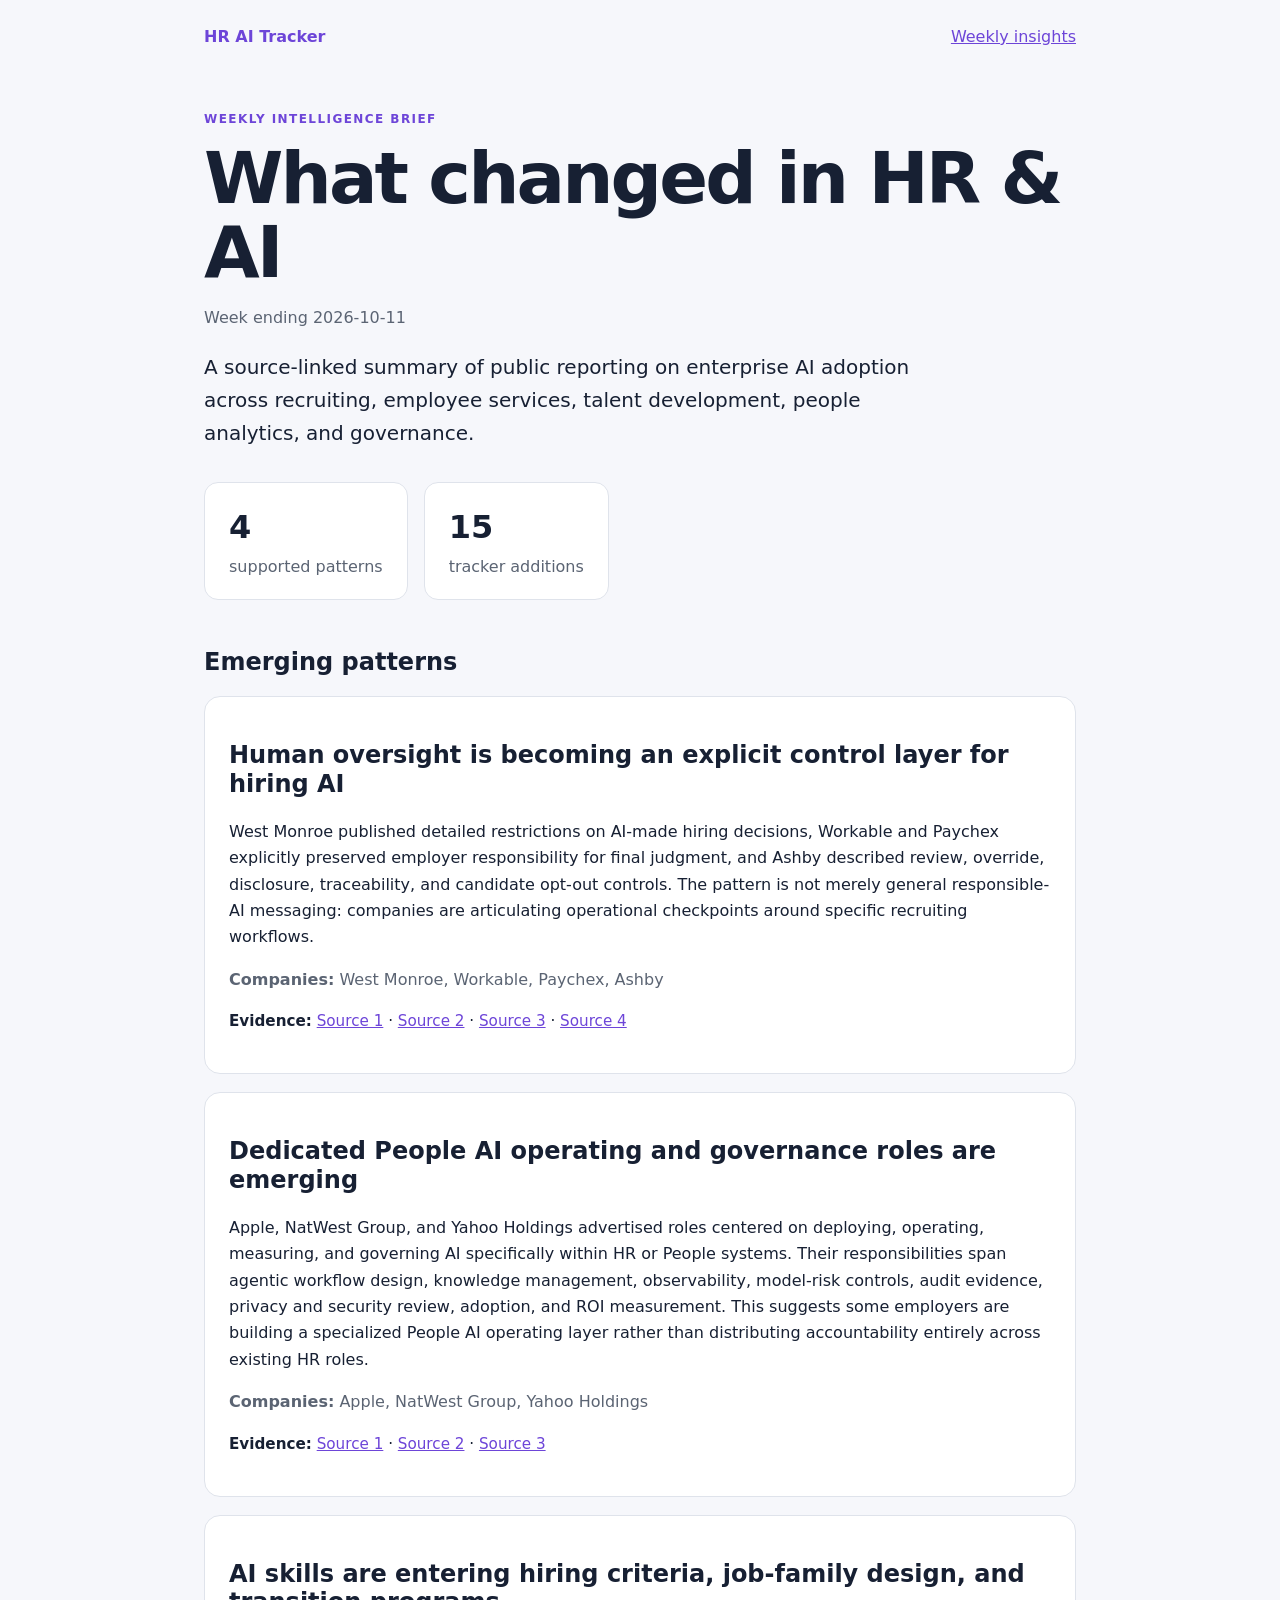
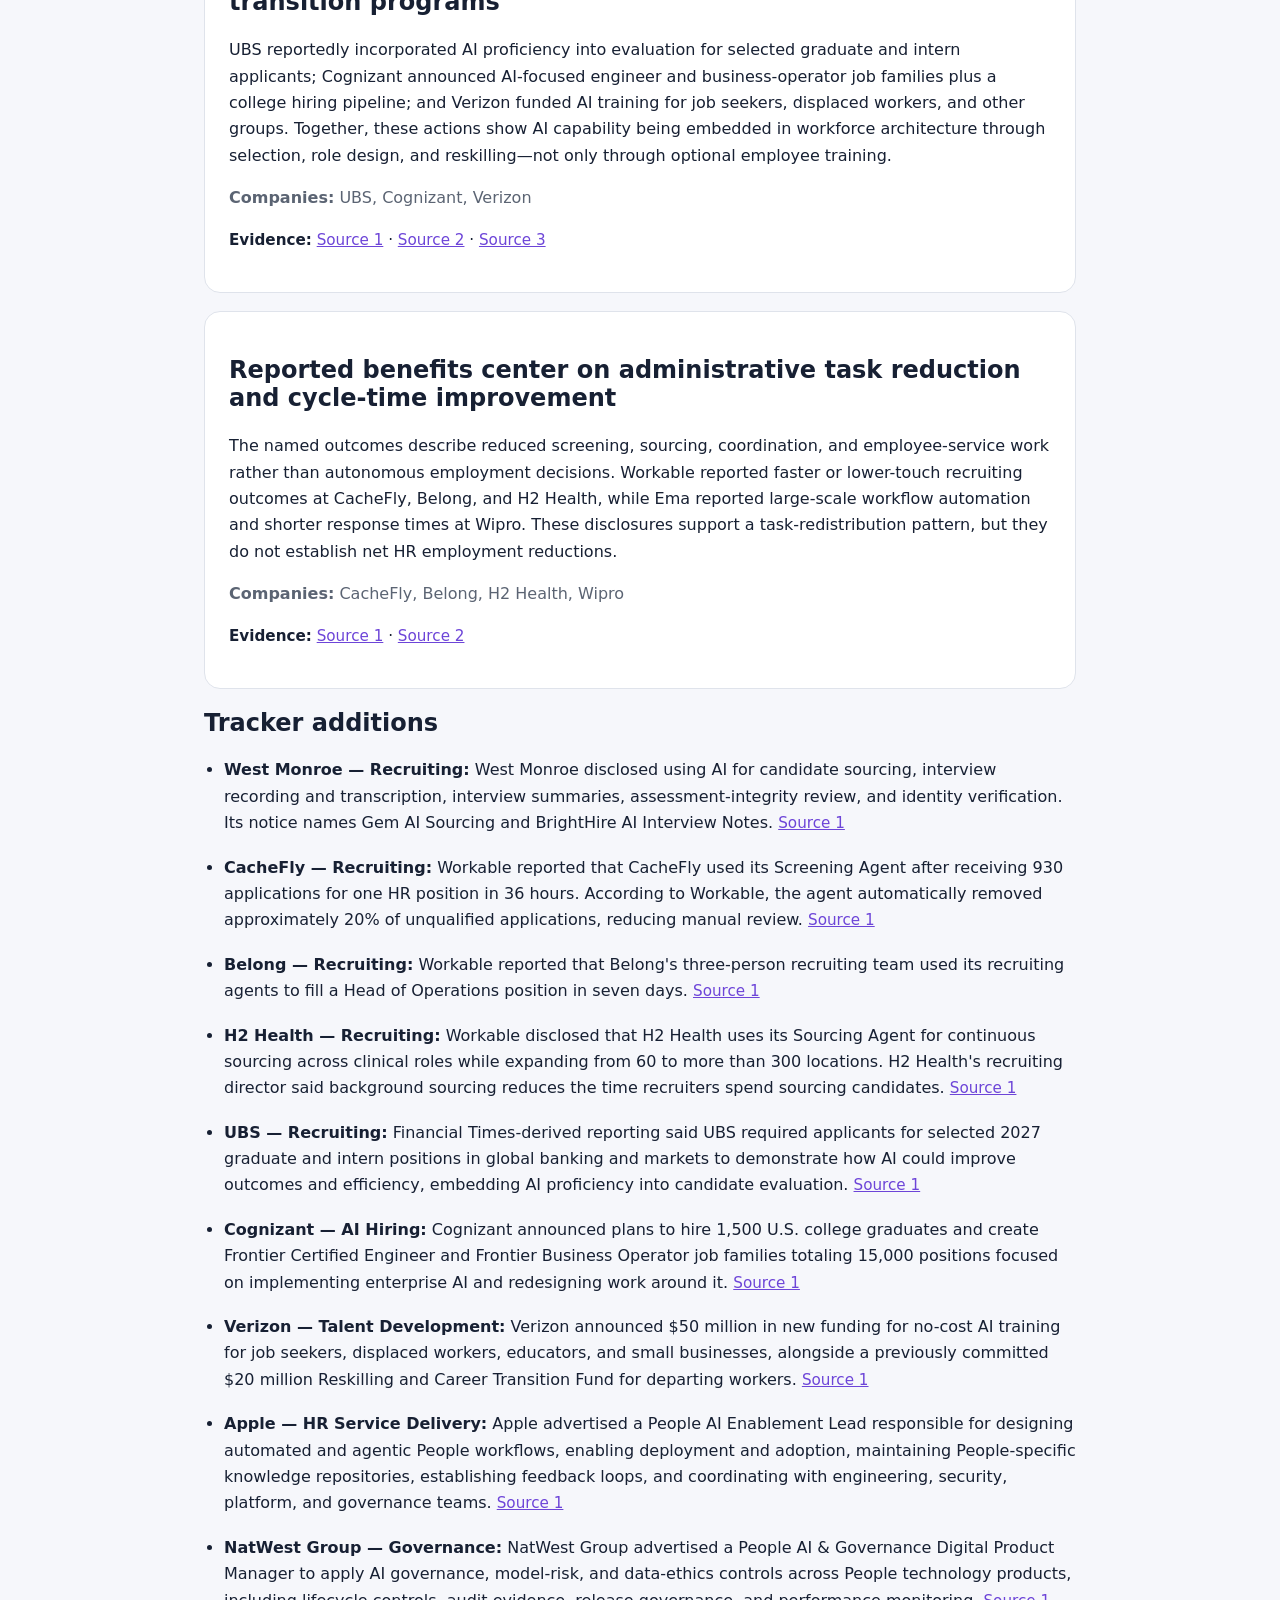
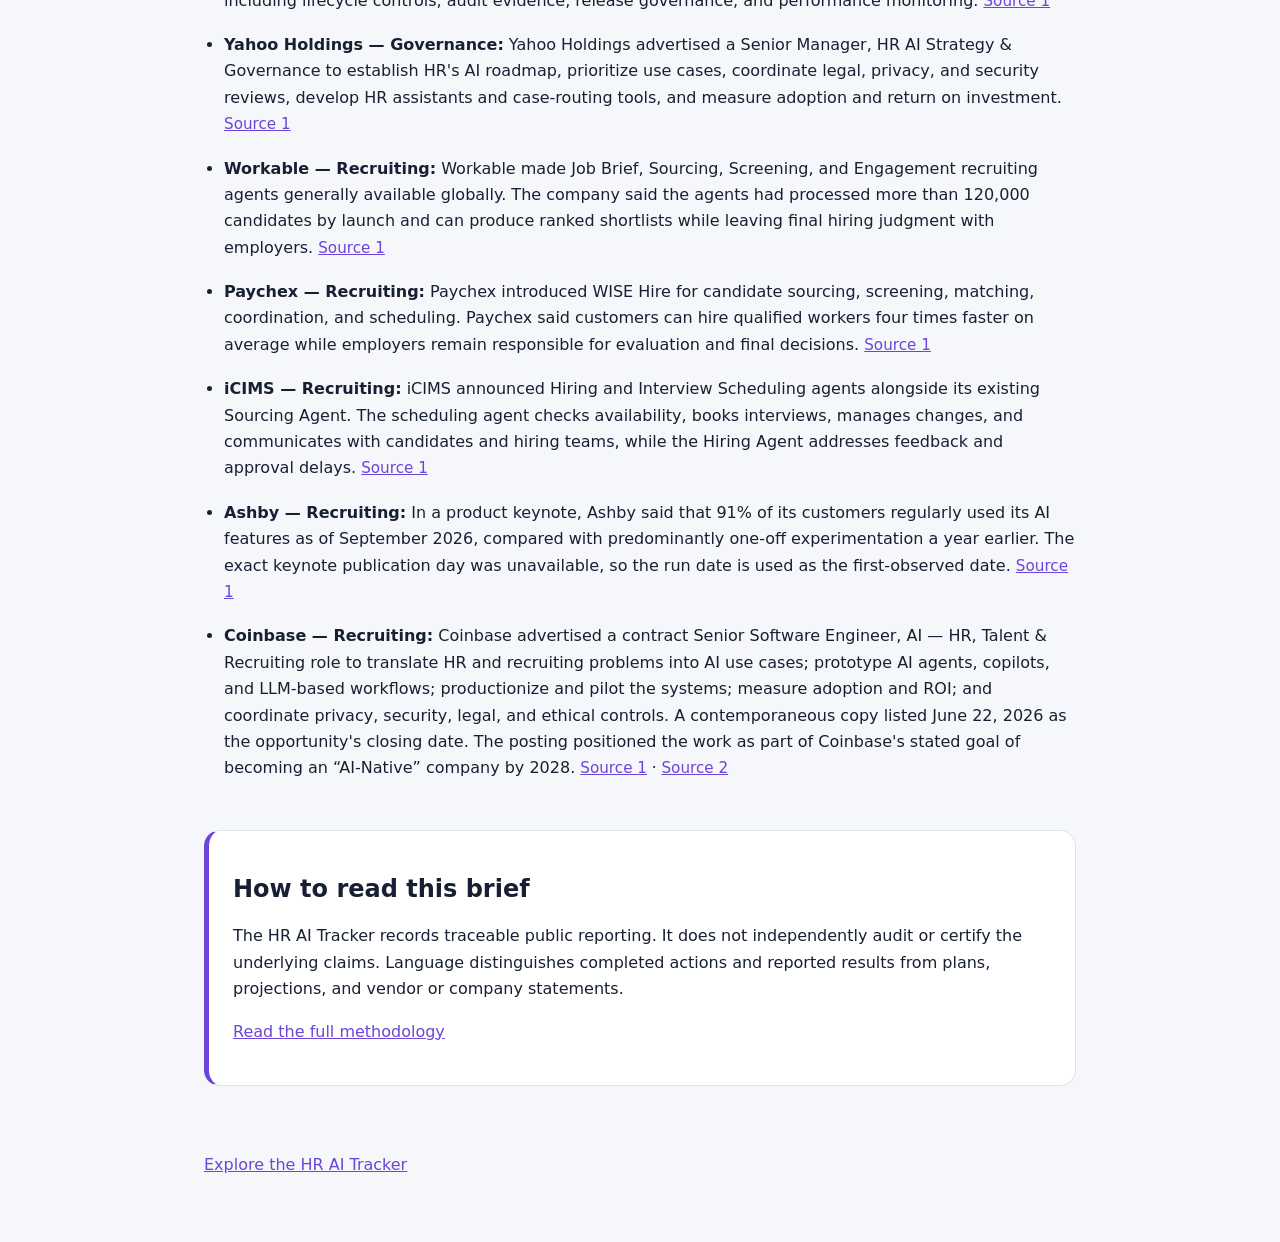
<file: insights/2026-10-11.html>
<!doctype html>
<html lang="en">
<head>
  <meta charset="utf-8">
  <meta name="viewport" content="width=device-width, initial-scale=1">
  <meta name="description" content="Weekly public intelligence on how organizations are adopting AI across HR.">
  <title>Weekly HR &amp; AI Brief — 2026-10-11</title>
  <link rel="stylesheet" href="style.css">
</head>
<body>
  <header class="site-header">
    <a class="brand" href="../">HR AI Tracker</a>
    <a href="index.html">Weekly insights</a>
  </header>
  <main>
    <p class="eyebrow">WEEKLY INTELLIGENCE BRIEF</p>
    <h1>What changed in HR &amp; AI</h1>
    <p class="date">Week ending 2026-10-11</p>
    <p class="lede">A source-linked summary of public reporting on enterprise AI adoption across recruiting, employee services, talent development, people analytics, and governance.</p>
    <div class="metrics" aria-label="Weekly summary">
      <div><strong>4</strong><span>supported patterns</span></div>
      <div><strong>15</strong><span>tracker additions</span></div>
    </div>
    <section>
      <h2 class="section-title">Emerging patterns</h2>
      
        <article class="insight-card">
          <h2>Human oversight is becoming an explicit control layer for hiring AI</h2>
          <p>West Monroe published detailed restrictions on AI-made hiring decisions, Workable and Paychex explicitly preserved employer responsibility for final judgment, and Ashby described review, override, disclosure, traceability, and candidate opt-out controls. The pattern is not merely general responsible-AI messaging: companies are articulating operational checkpoints around specific recruiting workflows.</p>
          <p class="companies"><strong>Companies:</strong> West Monroe, Workable, Paychex, Ashby</p>
          <p class="sources"><strong>Evidence:</strong> <a href="https://www.westmonroe.com/west-monroe-applicant-notice-of-artificial-intelligence-use-in-hiring" target="_blank" rel="noopener noreferrer">Source 1</a><span aria-hidden="true"> · </span><a href="https://www.globenewswire.com/news-release/2026/09/14/3361284/0/en/workable-brings-its-new-line-of-ai-recruiting-agents-to-general-availability-with-new-credit-based-pricing-model-and-expanded-mcp-capabilities.html" target="_blank" rel="noopener noreferrer">Source 2</a><span aria-hidden="true"> · </span><a href="https://www.globenewswire.com/news-release/2026/9/23/3367408/0/en/paychex-introduces-agentic-ai-recruiting-capabilities-through-wise-hire.html" target="_blank" rel="noopener noreferrer">Source 3</a><span aria-hidden="true"> · </span><a href="https://www.ashbyhq.com/ashby-one/2026/london/product-keynote" target="_blank" rel="noopener noreferrer">Source 4</a></p>
        </article>
        <article class="insight-card">
          <h2>Dedicated People AI operating and governance roles are emerging</h2>
          <p>Apple, NatWest Group, and Yahoo Holdings advertised roles centered on deploying, operating, measuring, and governing AI specifically within HR or People systems. Their responsibilities span agentic workflow design, knowledge management, observability, model-risk controls, audit evidence, privacy and security review, adoption, and ROI measurement. This suggests some employers are building a specialized People AI operating layer rather than distributing accountability entirely across existing HR roles.</p>
          <p class="companies"><strong>Companies:</strong> Apple, NatWest Group, Yahoo Holdings</p>
          <p class="sources"><strong>Evidence:</strong> <a href="https://jobs.anitab.org/companies/apple/jobs/92357040-people-ai-enablement-lead" target="_blank" rel="noopener noreferrer">Source 1</a><span aria-hidden="true"> · </span><a href="https://job-in.uk/people_london-c512815/2026-09-natwest-group_i4220036325" target="_blank" rel="noopener noreferrer">Source 2</a><span aria-hidden="true"> · </span><a href="https://tallo.com/talent/job/business/operations-manager-or-supervisor/remote/senior-manager-hr-ai-strategy-a6d1d83c" target="_blank" rel="noopener noreferrer">Source 3</a></p>
        </article>
        <article class="insight-card">
          <h2>AI skills are entering hiring criteria, job-family design, and transition programs</h2>
          <p>UBS reportedly incorporated AI proficiency into evaluation for selected graduate and intern applicants; Cognizant announced AI-focused engineer and business-operator job families plus a college hiring pipeline; and Verizon funded AI training for job seekers, displaced workers, and other groups. Together, these actions show AI capability being embedded in workforce architecture through selection, role design, and reskilling—not only through optional employee training.</p>
          <p class="companies"><strong>Companies:</strong> UBS, Cognizant, Verizon</p>
          <p class="sources"><strong>Evidence:</strong> <a href="https://headlinesbriefing.com/market/ft-companies/ubs-requires-ai-proficiency-for-junior-bankers-377a2c22" target="_blank" rel="noopener noreferrer">Source 1</a><span aria-hidden="true"> · </span><a href="https://news.cognizant.com/2026-09-07-Cognizant-Invests-in-Americas-AI-Era-Workforce" target="_blank" rel="noopener noreferrer">Source 2</a><span aria-hidden="true"> · </span><a href="https://www.verizon.com/about/news/verizon-ai-skills-for-america-investment?trk=article-ssr-frontend-pulse_little-text-block" target="_blank" rel="noopener noreferrer">Source 3</a></p>
        </article>
        <article class="insight-card">
          <h2>Reported benefits center on administrative task reduction and cycle-time improvement</h2>
          <p>The named outcomes describe reduced screening, sourcing, coordination, and employee-service work rather than autonomous employment decisions. Workable reported faster or lower-touch recruiting outcomes at CacheFly, Belong, and H2 Health, while Ema reported large-scale workflow automation and shorter response times at Wipro. These disclosures support a task-redistribution pattern, but they do not establish net HR employment reductions.</p>
          <p class="companies"><strong>Companies:</strong> CacheFly, Belong, H2 Health, Wipro</p>
          <p class="sources"><strong>Evidence:</strong> <a href="https://www.globenewswire.com/news-release/2026/09/14/3361284/0/en/workable-brings-its-new-line-of-ai-recruiting-agents-to-general-availability-with-new-credit-based-pricing-model-and-expanded-mcp-capabilities.html" target="_blank" rel="noopener noreferrer">Source 1</a><span aria-hidden="true"> · </span><a href="https://www.globenewswire.com/news-release/2026/09/01/3354202/0/en/ema-launches-hr-it-and-finance-hub-to-help-enterprises-put-ai-employees-to-work-in-minutes.html" target="_blank" rel="noopener noreferrer">Source 2</a></p>
        </article>
    </section>
    
        <section>
          <h2>Tracker additions</h2>
          <ul class="improvements"><li><strong>West Monroe — Recruiting:</strong> West Monroe disclosed using AI for candidate sourcing, interview recording and transcription, interview summaries, assessment-integrity review, and identity verification. Its notice names Gem AI Sourcing and BrightHire AI Interview Notes. <span class="sources"><a href="https://www.westmonroe.com/west-monroe-applicant-notice-of-artificial-intelligence-use-in-hiring" target="_blank" rel="noopener noreferrer">Source 1</a></span></li><li><strong>CacheFly — Recruiting:</strong> Workable reported that CacheFly used its Screening Agent after receiving 930 applications for one HR position in 36 hours. According to Workable, the agent automatically removed approximately 20% of unqualified applications, reducing manual review. <span class="sources"><a href="https://www.globenewswire.com/news-release/2026/09/14/3361284/0/en/workable-brings-its-new-line-of-ai-recruiting-agents-to-general-availability-with-new-credit-based-pricing-model-and-expanded-mcp-capabilities.html" target="_blank" rel="noopener noreferrer">Source 1</a></span></li><li><strong>Belong — Recruiting:</strong> Workable reported that Belong&#x27;s three-person recruiting team used its recruiting agents to fill a Head of Operations position in seven days. <span class="sources"><a href="https://www.globenewswire.com/news-release/2026/09/14/3361284/0/en/workable-brings-its-new-line-of-ai-recruiting-agents-to-general-availability-with-new-credit-based-pricing-model-and-expanded-mcp-capabilities.html" target="_blank" rel="noopener noreferrer">Source 1</a></span></li><li><strong>H2 Health — Recruiting:</strong> Workable disclosed that H2 Health uses its Sourcing Agent for continuous sourcing across clinical roles while expanding from 60 to more than 300 locations. H2 Health&#x27;s recruiting director said background sourcing reduces the time recruiters spend sourcing candidates. <span class="sources"><a href="https://www.globenewswire.com/news-release/2026/09/14/3361284/0/en/workable-brings-its-new-line-of-ai-recruiting-agents-to-general-availability-with-new-credit-based-pricing-model-and-expanded-mcp-capabilities.html" target="_blank" rel="noopener noreferrer">Source 1</a></span></li><li><strong>UBS — Recruiting:</strong> Financial Times-derived reporting said UBS required applicants for selected 2027 graduate and intern positions in global banking and markets to demonstrate how AI could improve outcomes and efficiency, embedding AI proficiency into candidate evaluation. <span class="sources"><a href="https://headlinesbriefing.com/market/ft-companies/ubs-requires-ai-proficiency-for-junior-bankers-377a2c22" target="_blank" rel="noopener noreferrer">Source 1</a></span></li><li><strong>Cognizant — AI Hiring:</strong> Cognizant announced plans to hire 1,500 U.S. college graduates and create Frontier Certified Engineer and Frontier Business Operator job families totaling 15,000 positions focused on implementing enterprise AI and redesigning work around it. <span class="sources"><a href="https://news.cognizant.com/2026-09-07-Cognizant-Invests-in-Americas-AI-Era-Workforce" target="_blank" rel="noopener noreferrer">Source 1</a></span></li><li><strong>Verizon — Talent Development:</strong> Verizon announced $50 million in new funding for no-cost AI training for job seekers, displaced workers, educators, and small businesses, alongside a previously committed $20 million Reskilling and Career Transition Fund for departing workers. <span class="sources"><a href="https://www.verizon.com/about/news/verizon-ai-skills-for-america-investment?trk=article-ssr-frontend-pulse_little-text-block" target="_blank" rel="noopener noreferrer">Source 1</a></span></li><li><strong>Apple — HR Service Delivery:</strong> Apple advertised a People AI Enablement Lead responsible for designing automated and agentic People workflows, enabling deployment and adoption, maintaining People-specific knowledge repositories, establishing feedback loops, and coordinating with engineering, security, platform, and governance teams. <span class="sources"><a href="https://jobs.anitab.org/companies/apple/jobs/92357040-people-ai-enablement-lead" target="_blank" rel="noopener noreferrer">Source 1</a></span></li><li><strong>NatWest Group — Governance:</strong> NatWest Group advertised a People AI &amp; Governance Digital Product Manager to apply AI governance, model-risk, and data-ethics controls across People technology products, including lifecycle controls, audit evidence, release governance, and performance monitoring. <span class="sources"><a href="https://job-in.uk/people_london-c512815/2026-09-natwest-group_i4220036325" target="_blank" rel="noopener noreferrer">Source 1</a></span></li><li><strong>Yahoo Holdings — Governance:</strong> Yahoo Holdings advertised a Senior Manager, HR AI Strategy &amp; Governance to establish HR&#x27;s AI roadmap, prioritize use cases, coordinate legal, privacy, and security reviews, develop HR assistants and case-routing tools, and measure adoption and return on investment. <span class="sources"><a href="https://tallo.com/talent/job/business/operations-manager-or-supervisor/remote/senior-manager-hr-ai-strategy-a6d1d83c" target="_blank" rel="noopener noreferrer">Source 1</a></span></li><li><strong>Workable — Recruiting:</strong> Workable made Job Brief, Sourcing, Screening, and Engagement recruiting agents generally available globally. The company said the agents had processed more than 120,000 candidates by launch and can produce ranked shortlists while leaving final hiring judgment with employers. <span class="sources"><a href="https://www.globenewswire.com/news-release/2026/09/14/3361284/0/en/workable-brings-its-new-line-of-ai-recruiting-agents-to-general-availability-with-new-credit-based-pricing-model-and-expanded-mcp-capabilities.html" target="_blank" rel="noopener noreferrer">Source 1</a></span></li><li><strong>Paychex — Recruiting:</strong> Paychex introduced WISE Hire for candidate sourcing, screening, matching, coordination, and scheduling. Paychex said customers can hire qualified workers four times faster on average while employers remain responsible for evaluation and final decisions. <span class="sources"><a href="https://www.globenewswire.com/news-release/2026/9/23/3367408/0/en/paychex-introduces-agentic-ai-recruiting-capabilities-through-wise-hire.html" target="_blank" rel="noopener noreferrer">Source 1</a></span></li><li><strong>iCIMS — Recruiting:</strong> iCIMS announced Hiring and Interview Scheduling agents alongside its existing Sourcing Agent. The scheduling agent checks availability, books interviews, manages changes, and communicates with candidates and hiring teams, while the Hiring Agent addresses feedback and approval delays. <span class="sources"><a href="https://www.prnewswire.com/news-releases/icims-debuts-its-vision-for-the-future-of-hiring-the-intelligent-hiring-platform-302865673.html" target="_blank" rel="noopener noreferrer">Source 1</a></span></li><li><strong>Ashby — Recruiting:</strong> In a product keynote, Ashby said that 91% of its customers regularly used its AI features as of September 2026, compared with predominantly one-off experimentation a year earlier. The exact keynote publication day was unavailable, so the run date is used as the first-observed date. <span class="sources"><a href="https://www.ashbyhq.com/ashby-one/2026/london/product-keynote" target="_blank" rel="noopener noreferrer">Source 1</a></span></li><li><strong>Coinbase — Recruiting:</strong> Coinbase advertised a contract Senior Software Engineer, AI — HR, Talent &amp; Recruiting role to translate HR and recruiting problems into AI use cases; prototype AI agents, copilots, and LLM-based workflows; productionize and pilot the systems; measure adoption and ROI; and coordinate privacy, security, legal, and ethical controls. A contemporaneous copy listed June 22, 2026 as the opportunity&#x27;s closing date. The posting positioned the work as part of Coinbase&#x27;s stated goal of becoming an “AI-Native” company by 2028. <span class="sources"><a href="https://directsource.magnitglobal.com/us/coinbase/jobs/104182-software-engineer-ai-applications-contractor-remote" target="_blank" rel="noopener noreferrer">Source 1</a><span aria-hidden="true"> · </span><a href="https://bebee.com/us/jobs/ai-software-engineer-ai-hr-applications-100-remote-ztek-consulting--theirstack-669282085?utm_source=openai" target="_blank" rel="noopener noreferrer">Source 2</a></span></li></ul>
        </section>
    <aside class="methodology">
      <h2>How to read this brief</h2>
      <p>The HR AI Tracker records traceable public reporting. It does not independently audit or certify the underlying claims. Language distinguishes completed actions and reported results from plans, projections, and vendor or company statements.</p>
      <p><a href="../#methodology">Read the full methodology</a></p>
    </aside>
  </main>
  <footer><a href="../">Explore the HR AI Tracker</a></footer>
</body>
</html>
</file>
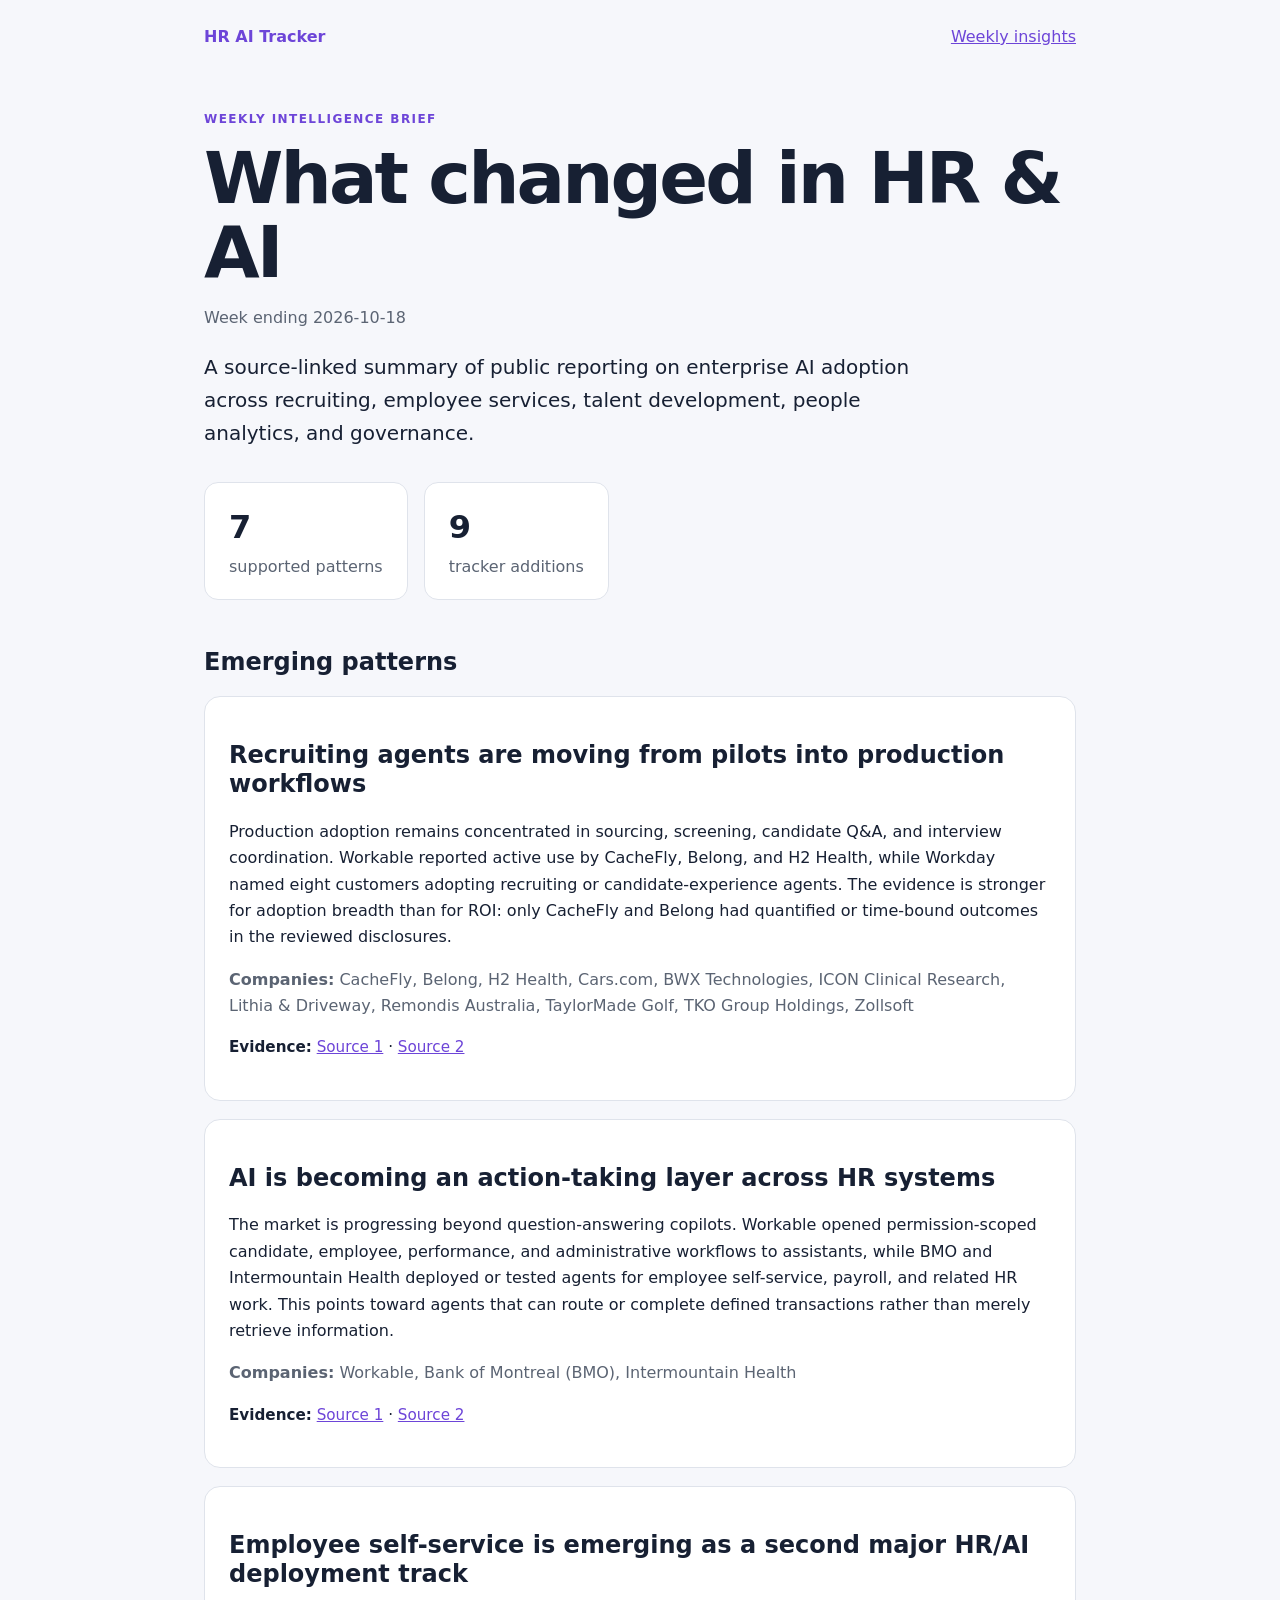
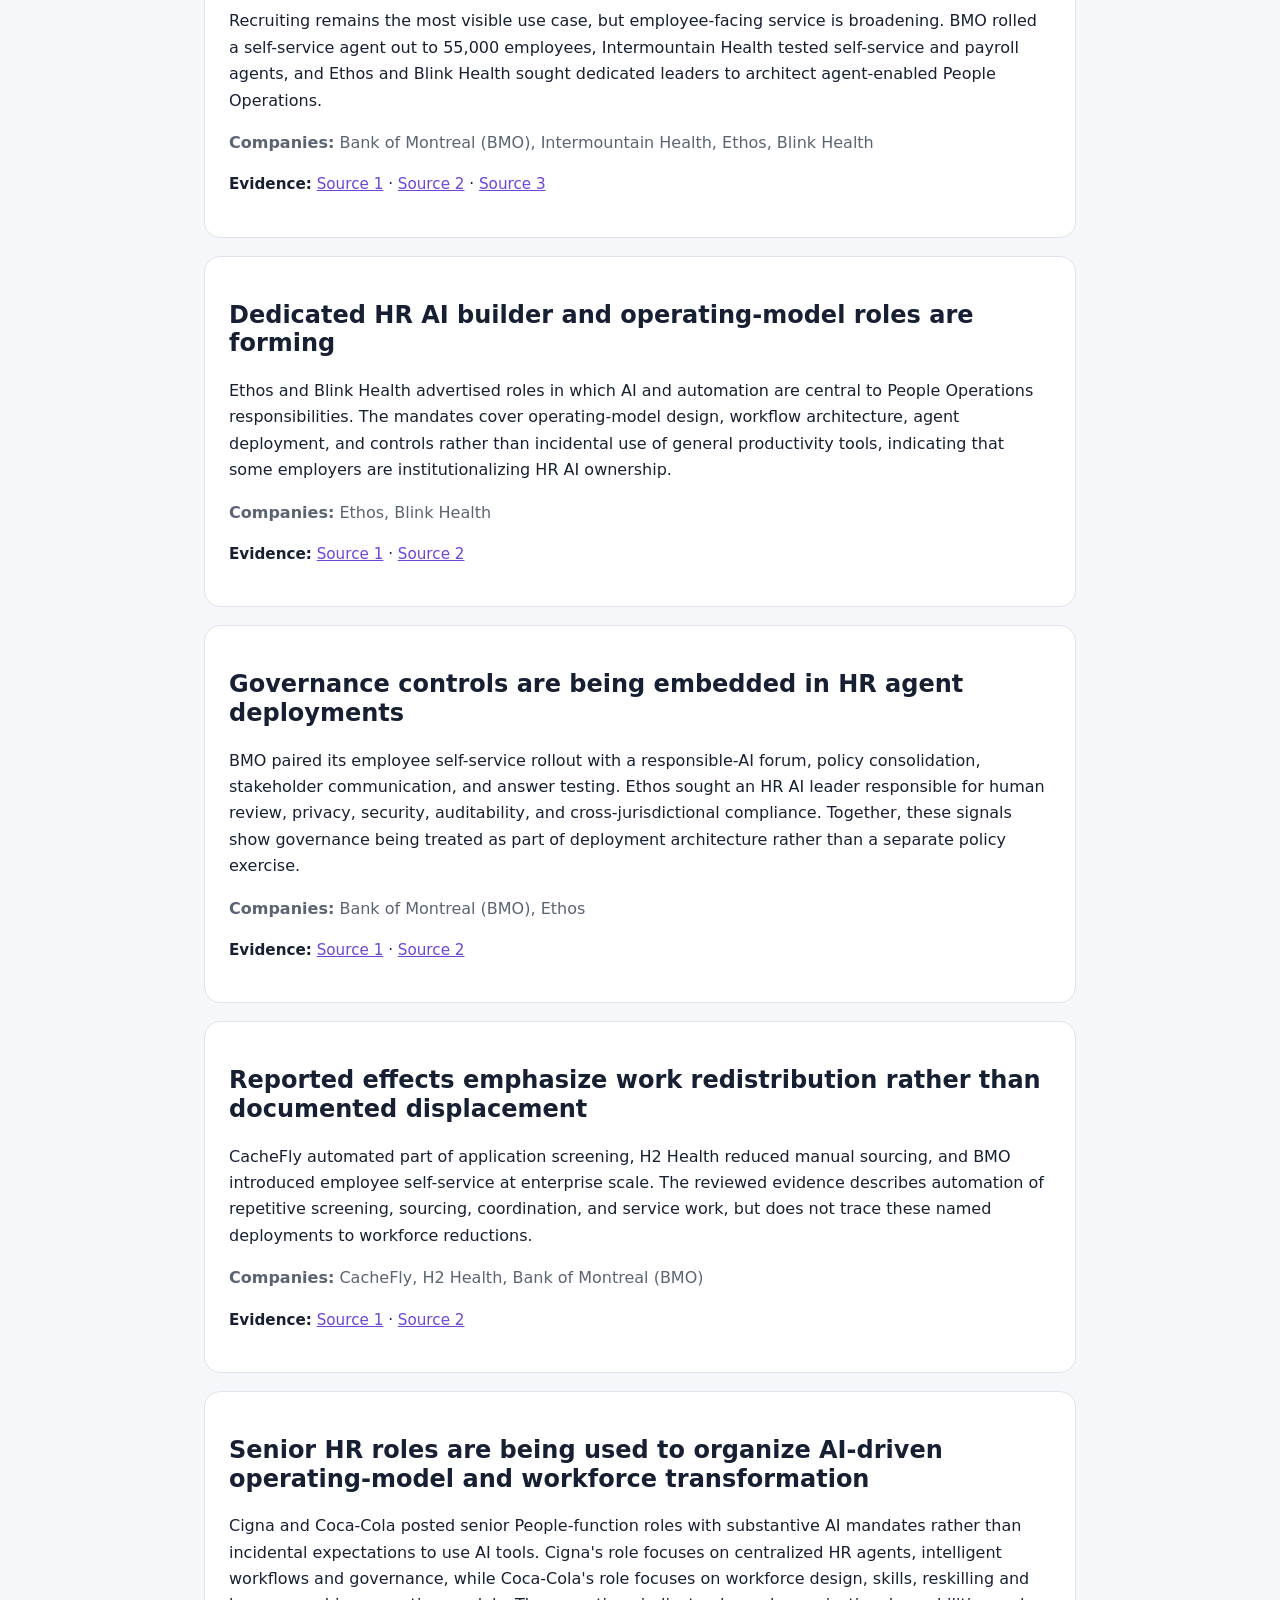
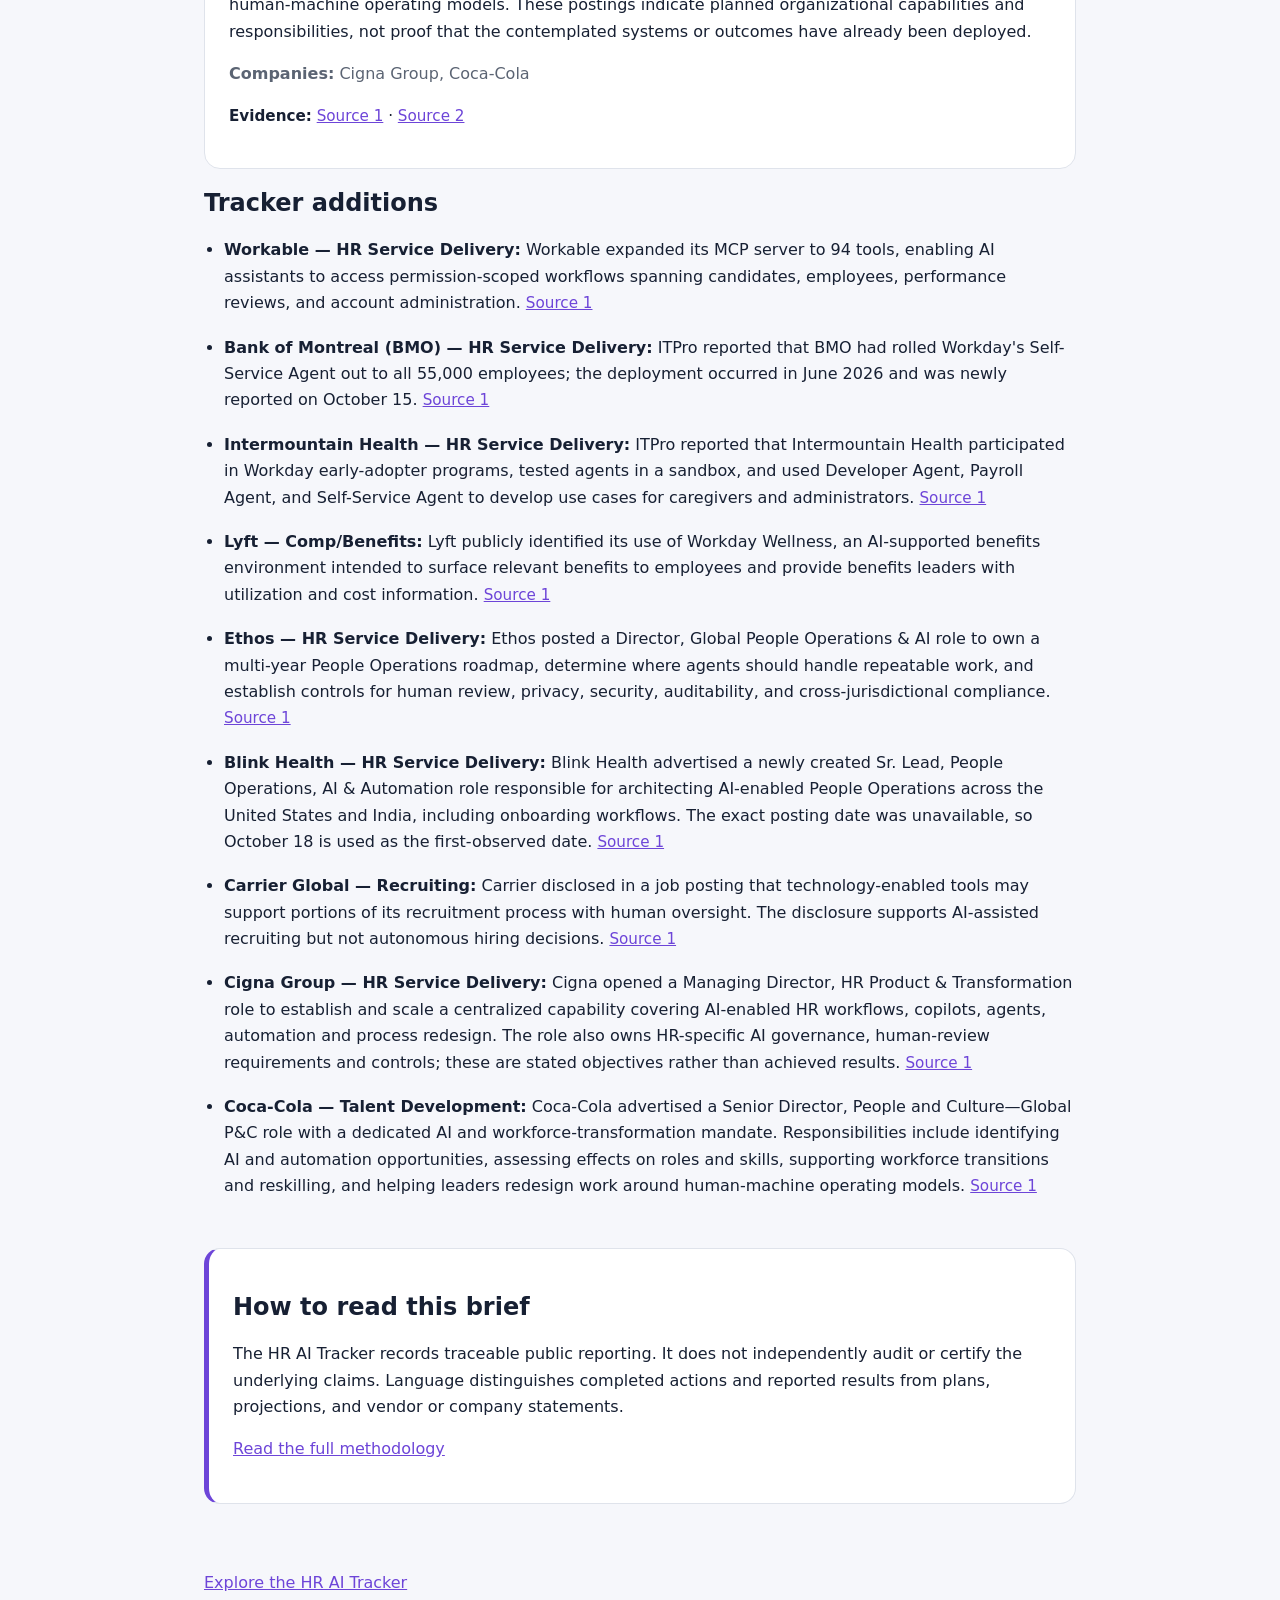
<file: insights/2026-10-18.html>
<!doctype html>
<html lang="en">
<head>
  <meta charset="utf-8">
  <meta name="viewport" content="width=device-width, initial-scale=1">
  <meta name="description" content="Weekly public intelligence on how organizations are adopting AI across HR.">
  <title>Weekly HR &amp; AI Brief — 2026-10-18</title>
  <link rel="stylesheet" href="style.css">
</head>
<body>
  <header class="site-header">
    <a class="brand" href="../">HR AI Tracker</a>
    <a href="index.html">Weekly insights</a>
  </header>
  <main>
    <p class="eyebrow">WEEKLY INTELLIGENCE BRIEF</p>
    <h1>What changed in HR &amp; AI</h1>
    <p class="date">Week ending 2026-10-18</p>
    <p class="lede">A source-linked summary of public reporting on enterprise AI adoption across recruiting, employee services, talent development, people analytics, and governance.</p>
    <div class="metrics" aria-label="Weekly summary">
      <div><strong>7</strong><span>supported patterns</span></div>
      <div><strong>9</strong><span>tracker additions</span></div>
    </div>
    <section>
      <h2 class="section-title">Emerging patterns</h2>
      
        <article class="insight-card">
          <h2>Recruiting agents are moving from pilots into production workflows</h2>
          <p>Production adoption remains concentrated in sourcing, screening, candidate Q&amp;A, and interview coordination. Workable reported active use by CacheFly, Belong, and H2 Health, while Workday named eight customers adopting recruiting or candidate-experience agents. The evidence is stronger for adoption breadth than for ROI: only CacheFly and Belong had quantified or time-bound outcomes in the reviewed disclosures.</p>
          <p class="companies"><strong>Companies:</strong> CacheFly, Belong, H2 Health, Cars.com, BWX Technologies, ICON Clinical Research, Lithia &amp; Driveway, Remondis Australia, TaylorMade Golf, TKO Group Holdings, Zollsoft</p>
          <p class="sources"><strong>Evidence:</strong> <a href="https://www.globenewswire.com/news-release/2026/09/14/3361284/0/en/workable-brings-its-new-line-of-ai-recruiting-agents-to-general-availability-with-new-credit-based-pricing-model-and-expanded-mcp-capabilities.html" target="_blank" rel="noopener noreferrer">Source 1</a><span aria-hidden="true"> · </span><a href="https://blog.workday.com/en-us/leading-brands-drove-value-workday-ai-q2.html" target="_blank" rel="noopener noreferrer">Source 2</a></p>
        </article>
        <article class="insight-card">
          <h2>AI is becoming an action-taking layer across HR systems</h2>
          <p>The market is progressing beyond question-answering copilots. Workable opened permission-scoped candidate, employee, performance, and administrative workflows to assistants, while BMO and Intermountain Health deployed or tested agents for employee self-service, payroll, and related HR work. This points toward agents that can route or complete defined transactions rather than merely retrieve information.</p>
          <p class="companies"><strong>Companies:</strong> Workable, Bank of Montreal (BMO), Intermountain Health</p>
          <p class="sources"><strong>Evidence:</strong> <a href="https://www.globenewswire.com/news-release/2026/07/20/3329974/0/en/Workable-Expands-MCP-Server-to-94-Tools-Extending-AI-Assistant-Access-Across-the-Full-Hiring-and-HR-Lifecycle.html" target="_blank" rel="noopener noreferrer">Source 1</a><span aria-hidden="true"> · </span><a href="https://www.itpro.com/technology/artificial-intelligence/workday-customers-showcase-how-to-unlock-ai-value" target="_blank" rel="noopener noreferrer">Source 2</a></p>
        </article>
        <article class="insight-card">
          <h2>Employee self-service is emerging as a second major HR/AI deployment track</h2>
          <p>Recruiting remains the most visible use case, but employee-facing service is broadening. BMO rolled a self-service agent out to 55,000 employees, Intermountain Health tested self-service and payroll agents, and Ethos and Blink Health sought dedicated leaders to architect agent-enabled People Operations.</p>
          <p class="companies"><strong>Companies:</strong> Bank of Montreal (BMO), Intermountain Health, Ethos, Blink Health</p>
          <p class="sources"><strong>Evidence:</strong> <a href="https://www.itpro.com/technology/artificial-intelligence/workday-customers-showcase-how-to-unlock-ai-value" target="_blank" rel="noopener noreferrer">Source 1</a><span aria-hidden="true"> · </span><a href="https://job-boards.greenhouse.io/ethoslife/jobs/8811624002?gh_src=sd395mlf2us&amp;utm_source=openai" target="_blank" rel="noopener noreferrer">Source 2</a><span aria-hidden="true"> · </span><a href="https://job-boards.greenhouse.io/blinkhealth/jobs/8859945002?gh_src=8VC+job+board" target="_blank" rel="noopener noreferrer">Source 3</a></p>
        </article>
        <article class="insight-card">
          <h2>Dedicated HR AI builder and operating-model roles are forming</h2>
          <p>Ethos and Blink Health advertised roles in which AI and automation are central to People Operations responsibilities. The mandates cover operating-model design, workflow architecture, agent deployment, and controls rather than incidental use of general productivity tools, indicating that some employers are institutionalizing HR AI ownership.</p>
          <p class="companies"><strong>Companies:</strong> Ethos, Blink Health</p>
          <p class="sources"><strong>Evidence:</strong> <a href="https://job-boards.greenhouse.io/ethoslife/jobs/8811624002?gh_src=sd395mlf2us&amp;utm_source=openai" target="_blank" rel="noopener noreferrer">Source 1</a><span aria-hidden="true"> · </span><a href="https://job-boards.greenhouse.io/blinkhealth/jobs/8859945002?gh_src=8VC+job+board" target="_blank" rel="noopener noreferrer">Source 2</a></p>
        </article>
        <article class="insight-card">
          <h2>Governance controls are being embedded in HR agent deployments</h2>
          <p>BMO paired its employee self-service rollout with a responsible-AI forum, policy consolidation, stakeholder communication, and answer testing. Ethos sought an HR AI leader responsible for human review, privacy, security, auditability, and cross-jurisdictional compliance. Together, these signals show governance being treated as part of deployment architecture rather than a separate policy exercise.</p>
          <p class="companies"><strong>Companies:</strong> Bank of Montreal (BMO), Ethos</p>
          <p class="sources"><strong>Evidence:</strong> <a href="https://www.itpro.com/technology/artificial-intelligence/workday-customers-showcase-how-to-unlock-ai-value" target="_blank" rel="noopener noreferrer">Source 1</a><span aria-hidden="true"> · </span><a href="https://job-boards.greenhouse.io/ethoslife/jobs/8811624002?gh_src=sd395mlf2us&amp;utm_source=openai" target="_blank" rel="noopener noreferrer">Source 2</a></p>
        </article>
        <article class="insight-card">
          <h2>Reported effects emphasize work redistribution rather than documented displacement</h2>
          <p>CacheFly automated part of application screening, H2 Health reduced manual sourcing, and BMO introduced employee self-service at enterprise scale. The reviewed evidence describes automation of repetitive screening, sourcing, coordination, and service work, but does not trace these named deployments to workforce reductions.</p>
          <p class="companies"><strong>Companies:</strong> CacheFly, H2 Health, Bank of Montreal (BMO)</p>
          <p class="sources"><strong>Evidence:</strong> <a href="https://www.globenewswire.com/news-release/2026/09/14/3361284/0/en/workable-brings-its-new-line-of-ai-recruiting-agents-to-general-availability-with-new-credit-based-pricing-model-and-expanded-mcp-capabilities.html" target="_blank" rel="noopener noreferrer">Source 1</a><span aria-hidden="true"> · </span><a href="https://www.itpro.com/technology/artificial-intelligence/workday-customers-showcase-how-to-unlock-ai-value" target="_blank" rel="noopener noreferrer">Source 2</a></p>
        </article>
        <article class="insight-card">
          <h2>Senior HR roles are being used to organize AI-driven operating-model and workforce transformation</h2>
          <p>Cigna and Coca-Cola posted senior People-function roles with substantive AI mandates rather than incidental expectations to use AI tools. Cigna&#x27;s role focuses on centralized HR agents, intelligent workflows and governance, while Coca-Cola&#x27;s role focuses on workforce design, skills, reskilling and human-machine operating models. These postings indicate planned organizational capabilities and responsibilities, not proof that the contemplated systems or outcomes have already been deployed.</p>
          <p class="companies"><strong>Companies:</strong> Cigna Group, Coca-Cola</p>
          <p class="sources"><strong>Evidence:</strong> <a href="https://cigna.wd5.myworkdayjobs.com/en-US/cignacareers/job/Managing-Director--HR-Product---Transformation_26008924?utm_source=openai" target="_blank" rel="noopener noreferrer">Source 1</a><span aria-hidden="true"> · </span><a href="https://coke.wd1.myworkdayjobs.com/coca-cola-careers/job/Senior-Director--People-and-Culture---Global-P-C_R-147300?utm_source=openai" target="_blank" rel="noopener noreferrer">Source 2</a></p>
        </article>
    </section>
    
        <section>
          <h2>Tracker additions</h2>
          <ul class="improvements"><li><strong>Workable — HR Service Delivery:</strong> Workable expanded its MCP server to 94 tools, enabling AI assistants to access permission-scoped workflows spanning candidates, employees, performance reviews, and account administration. <span class="sources"><a href="https://www.globenewswire.com/news-release/2026/07/20/3329974/0/en/Workable-Expands-MCP-Server-to-94-Tools-Extending-AI-Assistant-Access-Across-the-Full-Hiring-and-HR-Lifecycle.html" target="_blank" rel="noopener noreferrer">Source 1</a></span></li><li><strong>Bank of Montreal (BMO) — HR Service Delivery:</strong> ITPro reported that BMO had rolled Workday&#x27;s Self-Service Agent out to all 55,000 employees; the deployment occurred in June 2026 and was newly reported on October 15. <span class="sources"><a href="https://www.itpro.com/technology/artificial-intelligence/workday-customers-showcase-how-to-unlock-ai-value" target="_blank" rel="noopener noreferrer">Source 1</a></span></li><li><strong>Intermountain Health — HR Service Delivery:</strong> ITPro reported that Intermountain Health participated in Workday early-adopter programs, tested agents in a sandbox, and used Developer Agent, Payroll Agent, and Self-Service Agent to develop use cases for caregivers and administrators. <span class="sources"><a href="https://www.itpro.com/technology/artificial-intelligence/workday-customers-showcase-how-to-unlock-ai-value" target="_blank" rel="noopener noreferrer">Source 1</a></span></li><li><strong>Lyft — Comp/Benefits:</strong> Lyft publicly identified its use of Workday Wellness, an AI-supported benefits environment intended to surface relevant benefits to employees and provide benefits leaders with utilization and cost information. <span class="sources"><a href="https://newsroom.workday.com/2026-09-24-Workday-Launches-Total-Benefits%2C-Bringing-Health%2C-Wealth%2C-and-Wellbeing-Support-Together-in-One-Place" target="_blank" rel="noopener noreferrer">Source 1</a></span></li><li><strong>Ethos — HR Service Delivery:</strong> Ethos posted a Director, Global People Operations &amp; AI role to own a multi-year People Operations roadmap, determine where agents should handle repeatable work, and establish controls for human review, privacy, security, auditability, and cross-jurisdictional compliance. <span class="sources"><a href="https://job-boards.greenhouse.io/ethoslife/jobs/8811624002?gh_src=sd395mlf2us&amp;utm_source=openai" target="_blank" rel="noopener noreferrer">Source 1</a></span></li><li><strong>Blink Health — HR Service Delivery:</strong> Blink Health advertised a newly created Sr. Lead, People Operations, AI &amp; Automation role responsible for architecting AI-enabled People Operations across the United States and India, including onboarding workflows. The exact posting date was unavailable, so October 18 is used as the first-observed date. <span class="sources"><a href="https://job-boards.greenhouse.io/blinkhealth/jobs/8859945002?gh_src=8VC+job+board" target="_blank" rel="noopener noreferrer">Source 1</a></span></li><li><strong>Carrier Global — Recruiting:</strong> Carrier disclosed in a job posting that technology-enabled tools may support portions of its recruitment process with human oversight. The disclosure supports AI-assisted recruiting but not autonomous hiring decisions. <span class="sources"><a href="https://carrier.wd5.myworkdayjobs.com/es/jobs/job/Senior-Manager--People-Analytics---Workforce-Strategy_30205210-1?utm_source=openai" target="_blank" rel="noopener noreferrer">Source 1</a></span></li><li><strong>Cigna Group — HR Service Delivery:</strong> Cigna opened a Managing Director, HR Product &amp; Transformation role to establish and scale a centralized capability covering AI-enabled HR workflows, copilots, agents, automation and process redesign. The role also owns HR-specific AI governance, human-review requirements and controls; these are stated objectives rather than achieved results. <span class="sources"><a href="https://cigna.wd5.myworkdayjobs.com/en-US/cignacareers/job/Managing-Director--HR-Product---Transformation_26008924?utm_source=openai" target="_blank" rel="noopener noreferrer">Source 1</a></span></li><li><strong>Coca-Cola — Talent Development:</strong> Coca-Cola advertised a Senior Director, People and Culture—Global P&amp;C role with a dedicated AI and workforce-transformation mandate. Responsibilities include identifying AI and automation opportunities, assessing effects on roles and skills, supporting workforce transitions and reskilling, and helping leaders redesign work around human-machine operating models. <span class="sources"><a href="https://coke.wd1.myworkdayjobs.com/coca-cola-careers/job/Senior-Director--People-and-Culture---Global-P-C_R-147300?utm_source=openai" target="_blank" rel="noopener noreferrer">Source 1</a></span></li></ul>
        </section>
    <aside class="methodology">
      <h2>How to read this brief</h2>
      <p>The HR AI Tracker records traceable public reporting. It does not independently audit or certify the underlying claims. Language distinguishes completed actions and reported results from plans, projections, and vendor or company statements.</p>
      <p><a href="../#methodology">Read the full methodology</a></p>
    </aside>
  </main>
  <footer><a href="../">Explore the HR AI Tracker</a></footer>
</body>
</html>
</file>
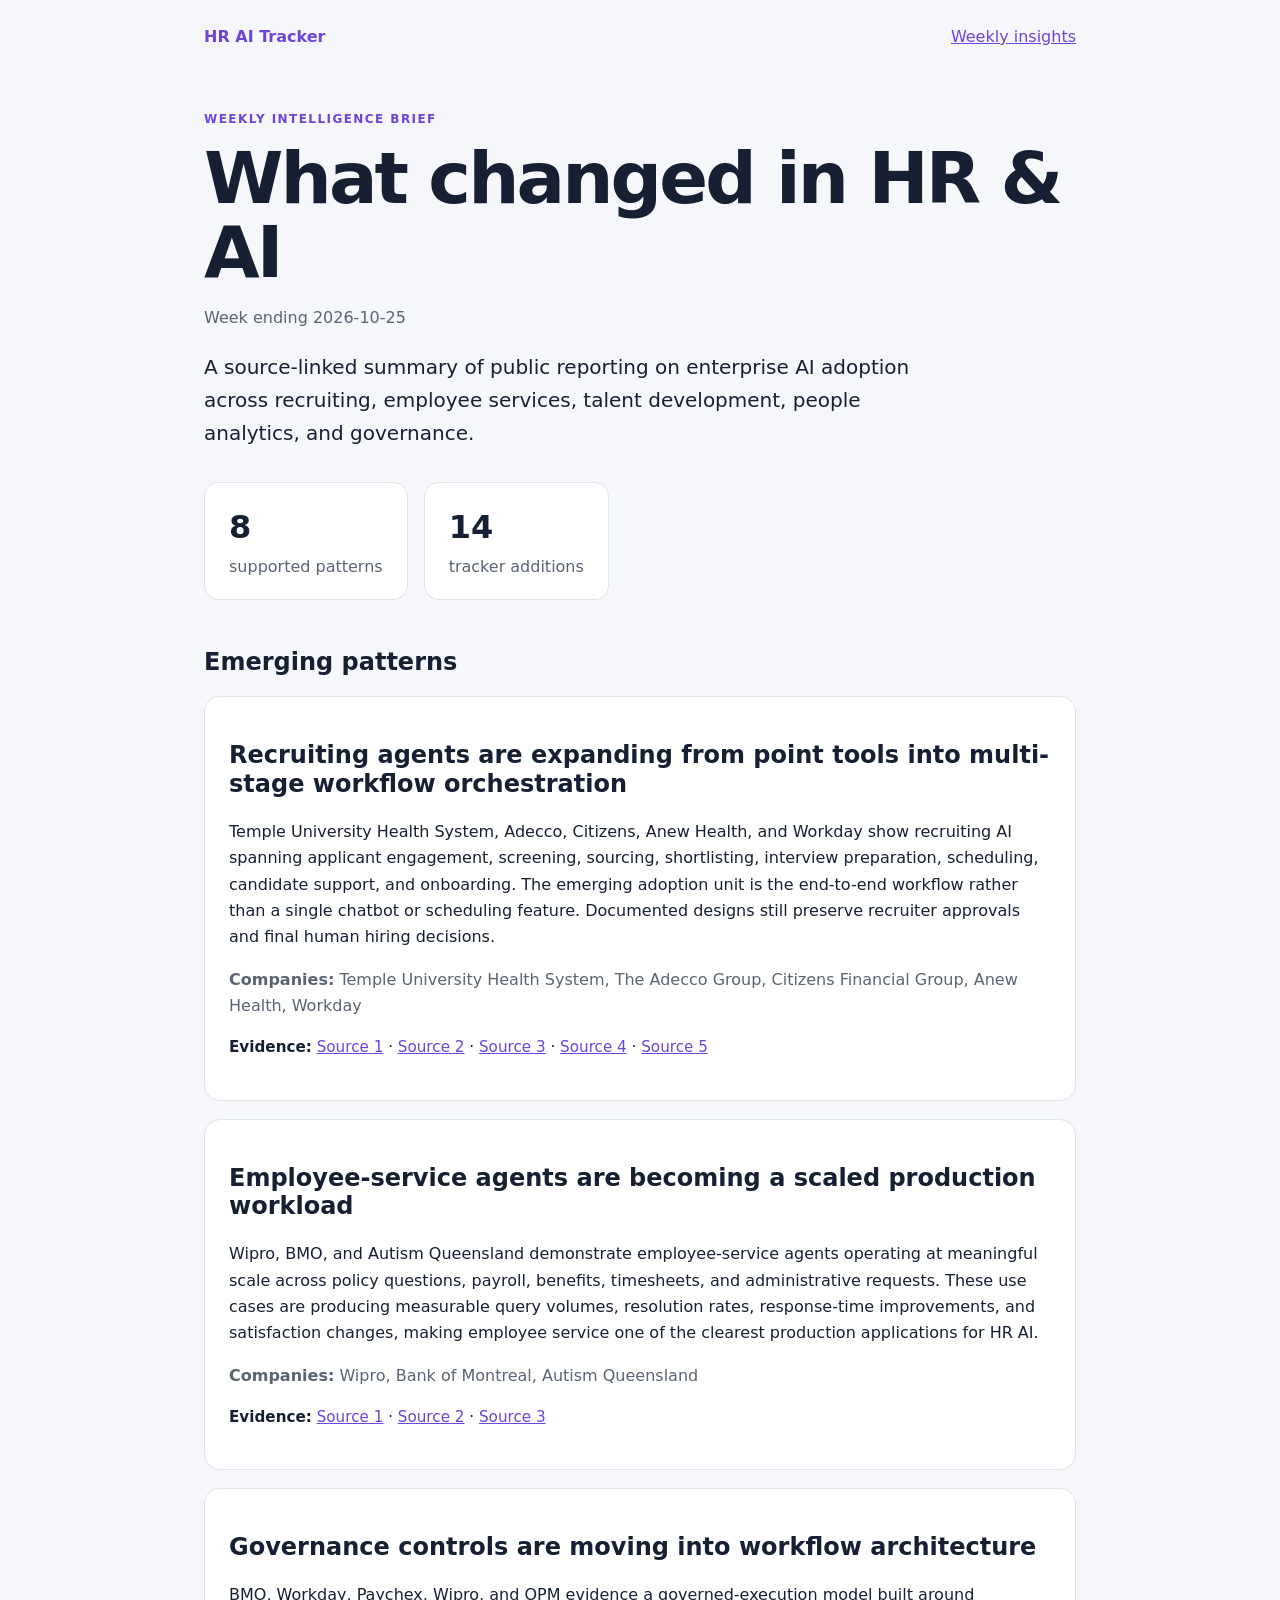
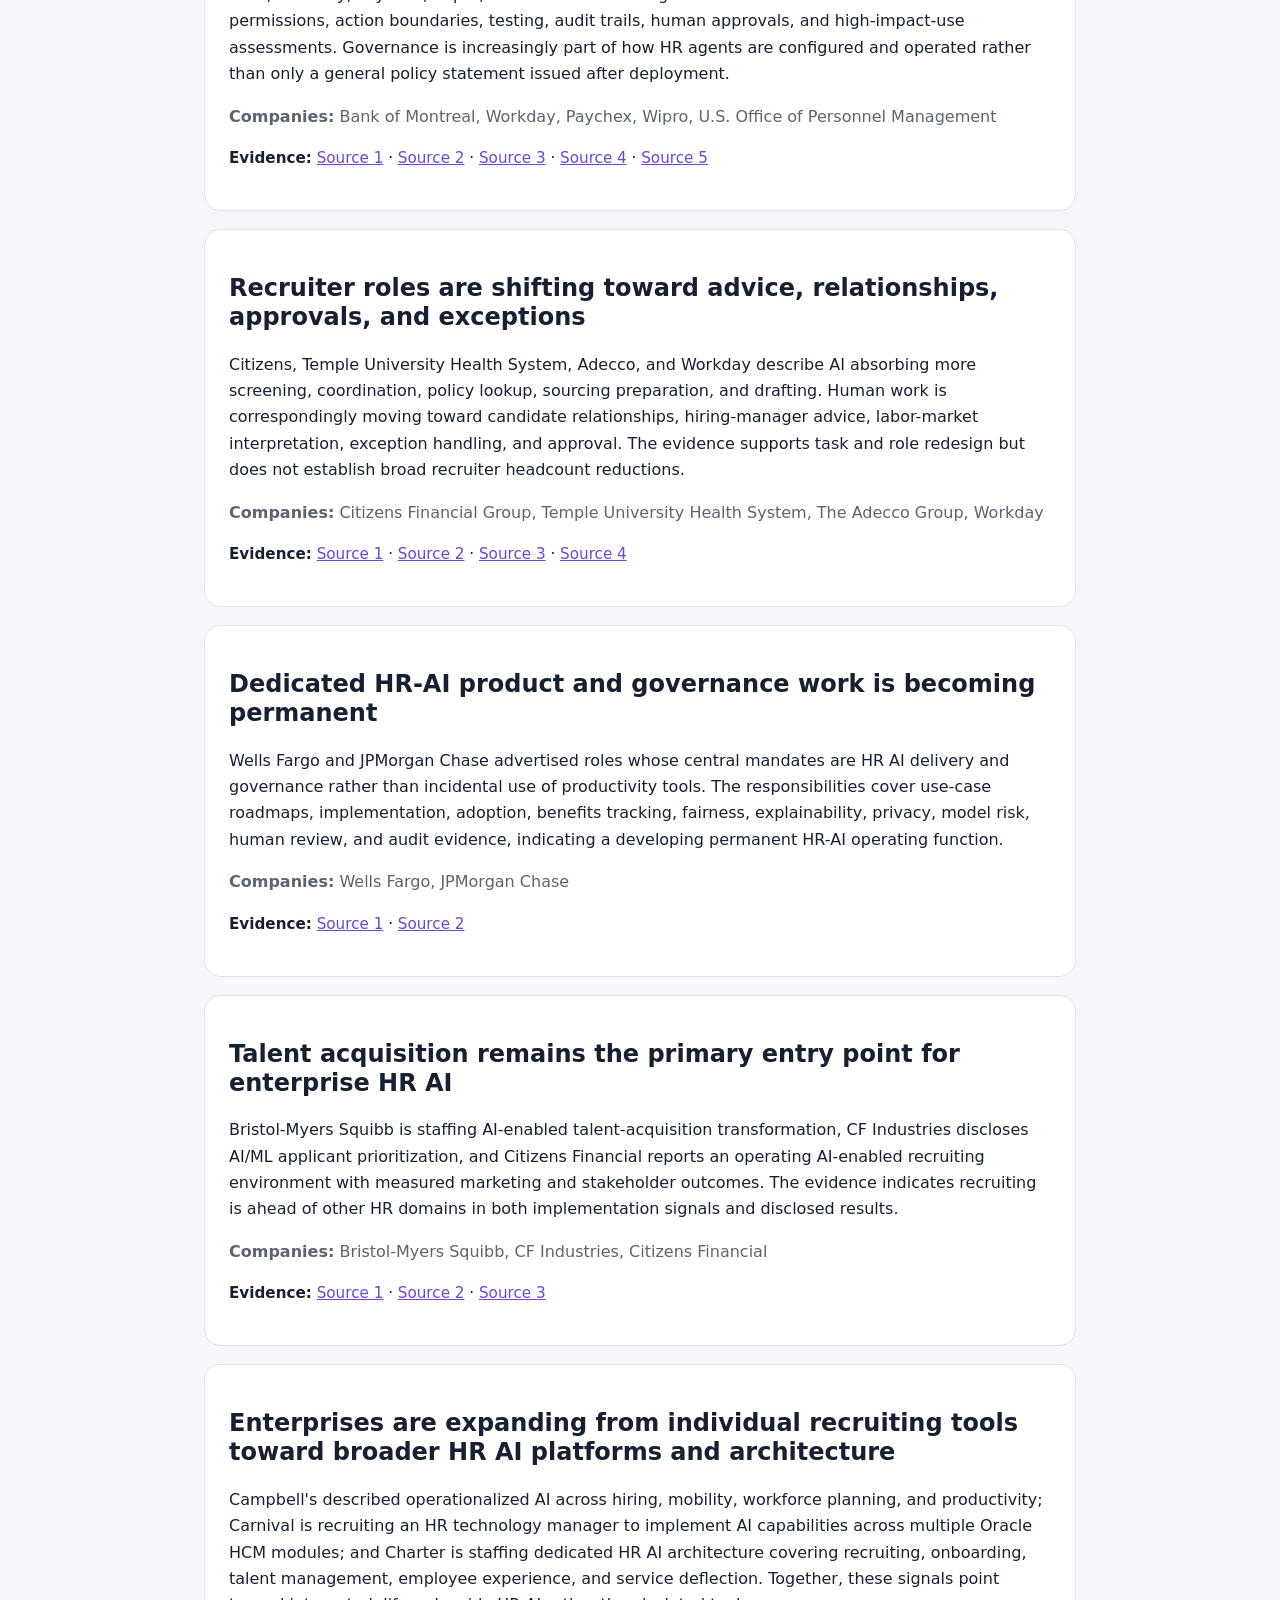
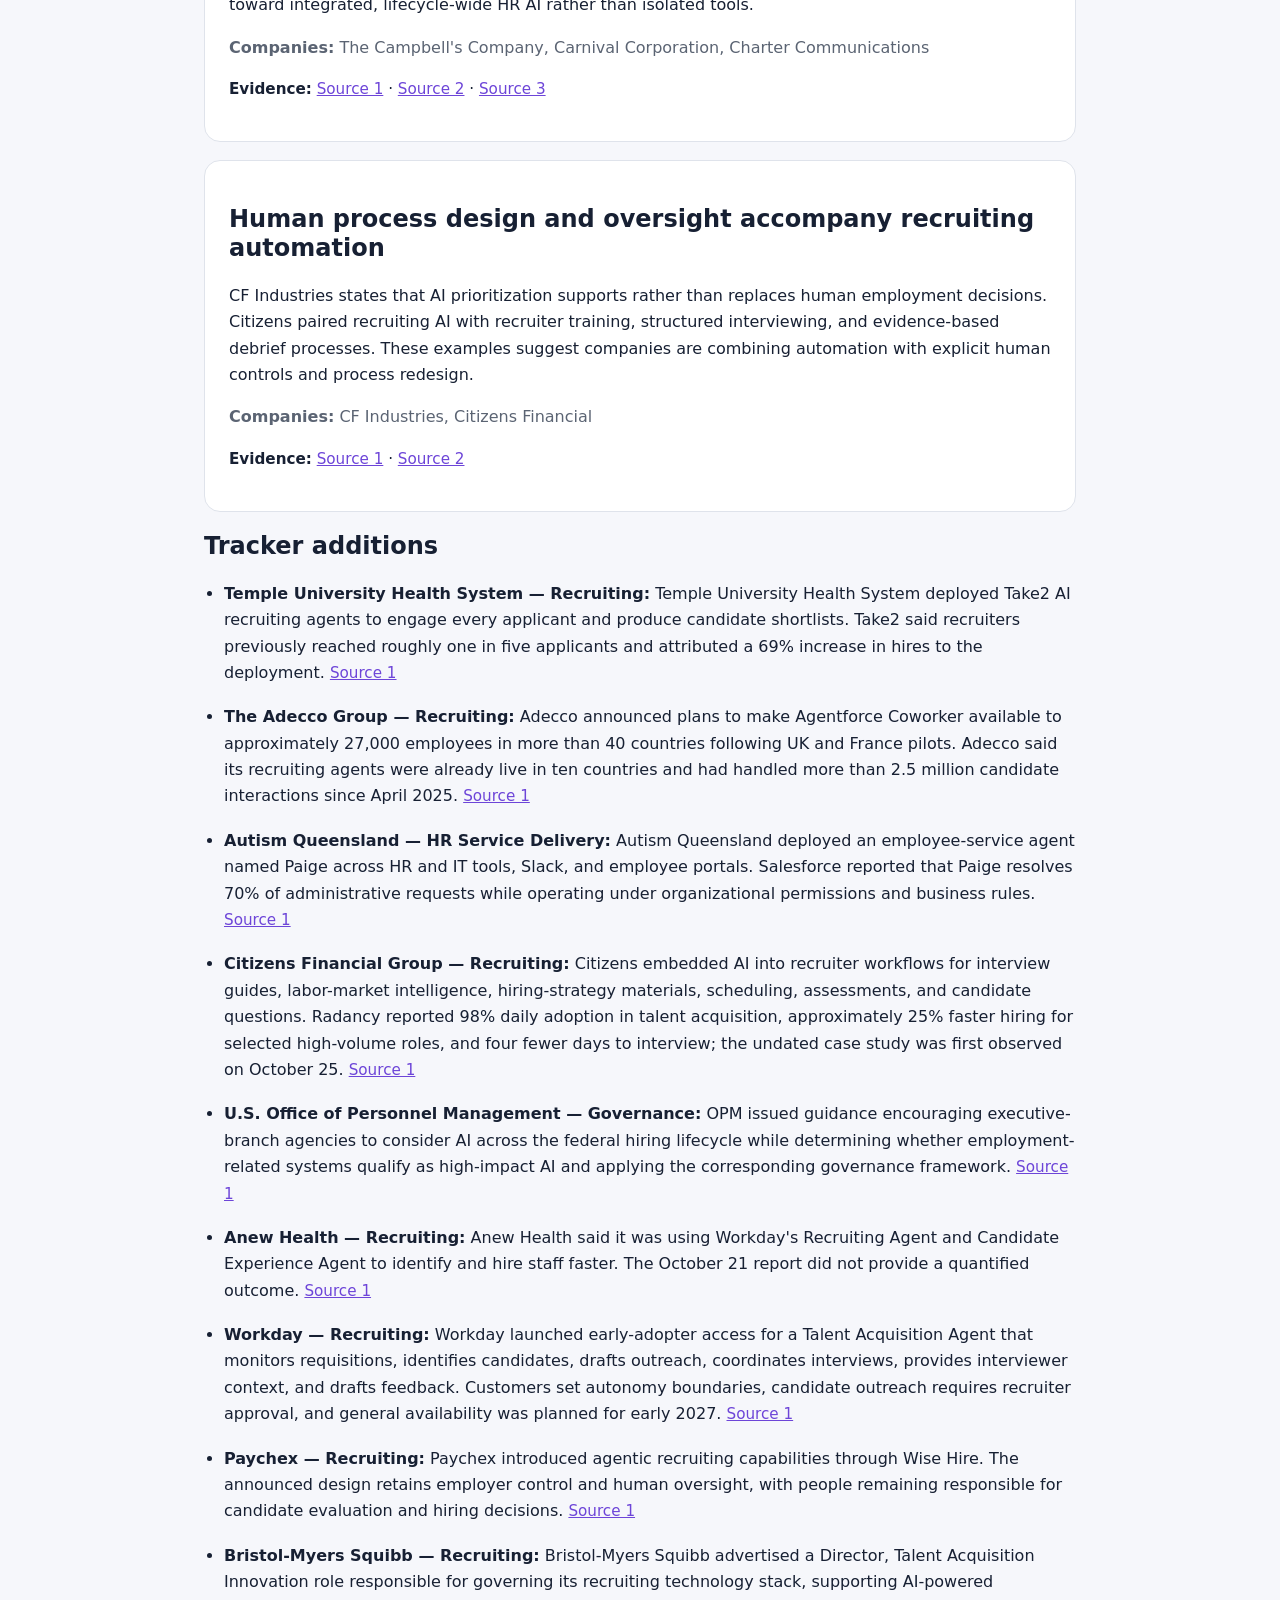
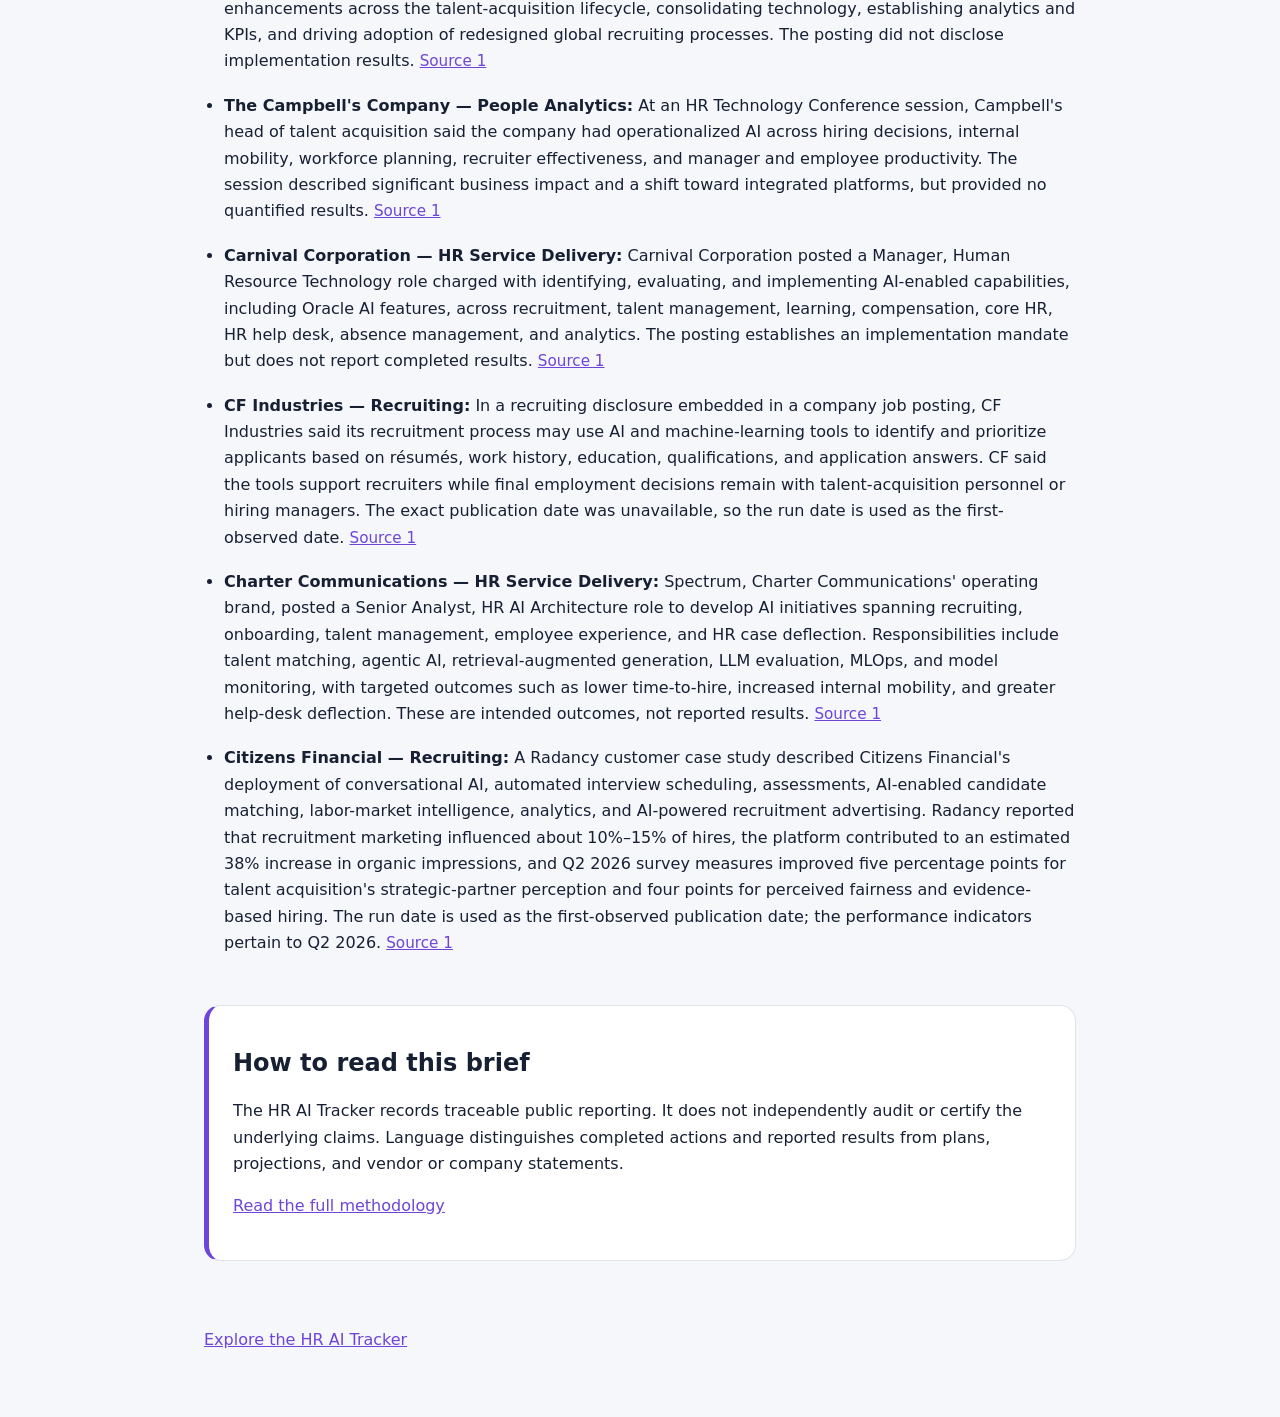
<file: insights/2026-10-25.html>
<!doctype html>
<html lang="en">
<head>
  <meta charset="utf-8">
  <meta name="viewport" content="width=device-width, initial-scale=1">
  <meta name="description" content="Weekly public intelligence on how organizations are adopting AI across HR.">
  <title>Weekly HR &amp; AI Brief — 2026-10-25</title>
  <link rel="stylesheet" href="style.css">
</head>
<body>
  <header class="site-header">
    <a class="brand" href="../">HR AI Tracker</a>
    <a href="index.html">Weekly insights</a>
  </header>
  <main>
    <p class="eyebrow">WEEKLY INTELLIGENCE BRIEF</p>
    <h1>What changed in HR &amp; AI</h1>
    <p class="date">Week ending 2026-10-25</p>
    <p class="lede">A source-linked summary of public reporting on enterprise AI adoption across recruiting, employee services, talent development, people analytics, and governance.</p>
    <div class="metrics" aria-label="Weekly summary">
      <div><strong>8</strong><span>supported patterns</span></div>
      <div><strong>14</strong><span>tracker additions</span></div>
    </div>
    <section>
      <h2 class="section-title">Emerging patterns</h2>
      
        <article class="insight-card">
          <h2>Recruiting agents are expanding from point tools into multi-stage workflow orchestration</h2>
          <p>Temple University Health System, Adecco, Citizens, Anew Health, and Workday show recruiting AI spanning applicant engagement, screening, sourcing, shortlisting, interview preparation, scheduling, candidate support, and onboarding. The emerging adoption unit is the end-to-end workflow rather than a single chatbot or scheduling feature. Documented designs still preserve recruiter approvals and final human hiring decisions.</p>
          <p class="companies"><strong>Companies:</strong> Temple University Health System, The Adecco Group, Citizens Financial Group, Anew Health, Workday</p>
          <p class="sources"><strong>Evidence:</strong> <a href="https://www.take2.ai/blog" target="_blank" rel="noopener noreferrer">Source 1</a><span aria-hidden="true"> · </span><a href="https://www.salesforce.com/uk/news/stories/dreamforce-live-2026/?bc=OTH" target="_blank" rel="noopener noreferrer">Source 2</a><span aria-hidden="true"> · </span><a href="https://www.radancy.com/customer-solutions/citizens-builds-a-human-centered-ai-enabled-talent-acquisition-engine/" target="_blank" rel="noopener noreferrer">Source 3</a><span aria-hidden="true"> · </span><a href="https://www.itpro.com/technology/artificial-intelligence/workday-is-moving-like-a-start-up-to-compete-in-the-ai-era?utm_source=openai" target="_blank" rel="noopener noreferrer">Source 4</a><span aria-hidden="true"> · </span><a href="https://investor.workday.com/news-and-events/press-releases/news-details/2026/Workday-Launches-Autopilot-Agents-That-Get-Real-Work-Done-Across-HR-Finance-and-IT/default.aspx" target="_blank" rel="noopener noreferrer">Source 5</a></p>
        </article>
        <article class="insight-card">
          <h2>Employee-service agents are becoming a scaled production workload</h2>
          <p>Wipro, BMO, and Autism Queensland demonstrate employee-service agents operating at meaningful scale across policy questions, payroll, benefits, timesheets, and administrative requests. These use cases are producing measurable query volumes, resolution rates, response-time improvements, and satisfaction changes, making employee service one of the clearest production applications for HR AI.</p>
          <p class="companies"><strong>Companies:</strong> Wipro, Bank of Montreal, Autism Queensland</p>
          <p class="sources"><strong>Evidence:</strong> <a href="https://www.globenewswire.com/news-release/2026/09/01/3354202/0/en/ema-launches-hr-it-and-finance-hub-to-help-enterprises-put-ai-employees-to-work-in-minutes.html" target="_blank" rel="noopener noreferrer">Source 1</a><span aria-hidden="true"> · </span><a href="https://www.itpro.com/technology/artificial-intelligence/workday-customers-showcase-how-to-unlock-ai-value" target="_blank" rel="noopener noreferrer">Source 2</a><span aria-hidden="true"> · </span><a href="https://www.salesforce.com/news/stories/agentforce-job-ready-ai-agents/?bc=OTH" target="_blank" rel="noopener noreferrer">Source 3</a></p>
        </article>
        <article class="insight-card">
          <h2>Governance controls are moving into workflow architecture</h2>
          <p>BMO, Workday, Paychex, Wipro, and OPM evidence a governed-execution model built around permissions, action boundaries, testing, audit trails, human approvals, and high-impact-use assessments. Governance is increasingly part of how HR agents are configured and operated rather than only a general policy statement issued after deployment.</p>
          <p class="companies"><strong>Companies:</strong> Bank of Montreal, Workday, Paychex, Wipro, U.S. Office of Personnel Management</p>
          <p class="sources"><strong>Evidence:</strong> <a href="https://www.itpro.com/technology/artificial-intelligence/workday-customers-showcase-how-to-unlock-ai-value" target="_blank" rel="noopener noreferrer">Source 1</a><span aria-hidden="true"> · </span><a href="https://investor.workday.com/news-and-events/press-releases/news-details/2026/Workday-Launches-Autopilot-Agents-That-Get-Real-Work-Done-Across-HR-Finance-and-IT/default.aspx" target="_blank" rel="noopener noreferrer">Source 2</a><span aria-hidden="true"> · </span><a href="https://www.globenewswire.com/news-release/2026/09/23/3367408/0/en/paychex-introduces-agentic-ai-recruiting-capabilities-through-wise-hire.html?trk=public_post_comment-text" target="_blank" rel="noopener noreferrer">Source 3</a><span aria-hidden="true"> · </span><a href="https://www.globenewswire.com/news-release/2026/09/01/3354202/0/en/ema-launches-hr-it-and-finance-hub-to-help-enterprises-put-ai-employees-to-work-in-minutes.html" target="_blank" rel="noopener noreferrer">Source 4</a><span aria-hidden="true"> · </span><a href="https://www.opm.gov/chcoc/latest-memos/use-of-artificial-intelligence-in-the-federal-hiring-process.pdf" target="_blank" rel="noopener noreferrer">Source 5</a></p>
        </article>
        <article class="insight-card">
          <h2>Recruiter roles are shifting toward advice, relationships, approvals, and exceptions</h2>
          <p>Citizens, Temple University Health System, Adecco, and Workday describe AI absorbing more screening, coordination, policy lookup, sourcing preparation, and drafting. Human work is correspondingly moving toward candidate relationships, hiring-manager advice, labor-market interpretation, exception handling, and approval. The evidence supports task and role redesign but does not establish broad recruiter headcount reductions.</p>
          <p class="companies"><strong>Companies:</strong> Citizens Financial Group, Temple University Health System, The Adecco Group, Workday</p>
          <p class="sources"><strong>Evidence:</strong> <a href="https://www.radancy.com/customer-solutions/citizens-builds-a-human-centered-ai-enabled-talent-acquisition-engine/" target="_blank" rel="noopener noreferrer">Source 1</a><span aria-hidden="true"> · </span><a href="https://www.take2.ai/blog" target="_blank" rel="noopener noreferrer">Source 2</a><span aria-hidden="true"> · </span><a href="https://www.salesforce.com/uk/news/stories/dreamforce-live-2026/?bc=OTH" target="_blank" rel="noopener noreferrer">Source 3</a><span aria-hidden="true"> · </span><a href="https://investor.workday.com/news-and-events/press-releases/news-details/2026/Workday-Launches-Autopilot-Agents-That-Get-Real-Work-Done-Across-HR-Finance-and-IT/default.aspx" target="_blank" rel="noopener noreferrer">Source 4</a></p>
        </article>
        <article class="insight-card">
          <h2>Dedicated HR-AI product and governance work is becoming permanent</h2>
          <p>Wells Fargo and JPMorgan Chase advertised roles whose central mandates are HR AI delivery and governance rather than incidental use of productivity tools. The responsibilities cover use-case roadmaps, implementation, adoption, benefits tracking, fairness, explainability, privacy, model risk, human review, and audit evidence, indicating a developing permanent HR-AI operating function.</p>
          <p class="companies"><strong>Companies:</strong> Wells Fargo, JPMorgan Chase</p>
          <p class="sources"><strong>Evidence:</strong> <a href="https://www.linkedin.com/jobs/view/lead-business-execution-consultant-hr-ai-product-delivery-at-wells-fargo-4475886218" target="_blank" rel="noopener noreferrer">Source 1</a><span aria-hidden="true"> · </span><a href="https://jobs.chefscircle.co.uk/jobs/628765982-ai-policy-and-regulatory-change-senior-associate-hr-chief-data-office-at-j-p-morgan" target="_blank" rel="noopener noreferrer">Source 2</a></p>
        </article>
        <article class="insight-card">
          <h2>Talent acquisition remains the primary entry point for enterprise HR AI</h2>
          <p>Bristol-Myers Squibb is staffing AI-enabled talent-acquisition transformation, CF Industries discloses AI/ML applicant prioritization, and Citizens Financial reports an operating AI-enabled recruiting environment with measured marketing and stakeholder outcomes. The evidence indicates recruiting is ahead of other HR domains in both implementation signals and disclosed results.</p>
          <p class="companies"><strong>Companies:</strong> Bristol-Myers Squibb, CF Industries, Citizens Financial</p>
          <p class="sources"><strong>Evidence:</strong> <a href="https://bristolmyerssquibb.wd5.myworkdayjobs.com/en-US/BMS/job/Director-TA-Innovation_R1604469" target="_blank" rel="noopener noreferrer">Source 1</a><span aria-hidden="true"> · </span><a href="https://cfindustries.wd1.myworkdayjobs.com/careers/job/NorthbrookIl/Sr-Talent-Acquisition-Specialist_R0008254" target="_blank" rel="noopener noreferrer">Source 2</a><span aria-hidden="true"> · </span><a href="https://www.radancy.com/customer-solutions/citizens-builds-a-human-centered-ai-enabled-talent-acquisition-engine/" target="_blank" rel="noopener noreferrer">Source 3</a></p>
        </article>
        <article class="insight-card">
          <h2>Enterprises are expanding from individual recruiting tools toward broader HR AI platforms and architecture</h2>
          <p>Campbell&#x27;s described operationalized AI across hiring, mobility, workforce planning, and productivity; Carnival is recruiting an HR technology manager to implement AI capabilities across multiple Oracle HCM modules; and Charter is staffing dedicated HR AI architecture covering recruiting, onboarding, talent management, employee experience, and service deflection. Together, these signals point toward integrated, lifecycle-wide HR AI rather than isolated tools.</p>
          <p class="companies"><strong>Companies:</strong> The Campbell&#x27;s Company, Carnival Corporation, Charter Communications</p>
          <p class="sources"><strong>Evidence:</strong> <a href="https://www.hrtechnologyconference.com/seminar-programme-2026/workday" target="_blank" rel="noopener noreferrer">Source 1</a><span aria-hidden="true"> · </span><a href="https://jobs.carnival.com/job/miami/manager-human-resource-technology/8858/99418576336" target="_blank" rel="noopener noreferrer">Source 2</a><span aria-hidden="true"> · </span><a href="https://jobs.spectrum.com/job/charlotte/senior-analyst-hr-ai-architecture/4673/102223442144" target="_blank" rel="noopener noreferrer">Source 3</a></p>
        </article>
        <article class="insight-card">
          <h2>Human process design and oversight accompany recruiting automation</h2>
          <p>CF Industries states that AI prioritization supports rather than replaces human employment decisions. Citizens paired recruiting AI with recruiter training, structured interviewing, and evidence-based debrief processes. These examples suggest companies are combining automation with explicit human controls and process redesign.</p>
          <p class="companies"><strong>Companies:</strong> CF Industries, Citizens Financial</p>
          <p class="sources"><strong>Evidence:</strong> <a href="https://cfindustries.wd1.myworkdayjobs.com/careers/job/NorthbrookIl/Sr-Talent-Acquisition-Specialist_R0008254" target="_blank" rel="noopener noreferrer">Source 1</a><span aria-hidden="true"> · </span><a href="https://www.radancy.com/customer-solutions/citizens-builds-a-human-centered-ai-enabled-talent-acquisition-engine/" target="_blank" rel="noopener noreferrer">Source 2</a></p>
        </article>
    </section>
    
        <section>
          <h2>Tracker additions</h2>
          <ul class="improvements"><li><strong>Temple University Health System — Recruiting:</strong> Temple University Health System deployed Take2 AI recruiting agents to engage every applicant and produce candidate shortlists. Take2 said recruiters previously reached roughly one in five applicants and attributed a 69% increase in hires to the deployment. <span class="sources"><a href="https://www.take2.ai/blog" target="_blank" rel="noopener noreferrer">Source 1</a></span></li><li><strong>The Adecco Group — Recruiting:</strong> Adecco announced plans to make Agentforce Coworker available to approximately 27,000 employees in more than 40 countries following UK and France pilots. Adecco said its recruiting agents were already live in ten countries and had handled more than 2.5 million candidate interactions since April 2025. <span class="sources"><a href="https://www.salesforce.com/uk/news/stories/dreamforce-live-2026/?bc=OTH" target="_blank" rel="noopener noreferrer">Source 1</a></span></li><li><strong>Autism Queensland — HR Service Delivery:</strong> Autism Queensland deployed an employee-service agent named Paige across HR and IT tools, Slack, and employee portals. Salesforce reported that Paige resolves 70% of administrative requests while operating under organizational permissions and business rules. <span class="sources"><a href="https://www.salesforce.com/news/stories/agentforce-job-ready-ai-agents/?bc=OTH" target="_blank" rel="noopener noreferrer">Source 1</a></span></li><li><strong>Citizens Financial Group — Recruiting:</strong> Citizens embedded AI into recruiter workflows for interview guides, labor-market intelligence, hiring-strategy materials, scheduling, assessments, and candidate questions. Radancy reported 98% daily adoption in talent acquisition, approximately 25% faster hiring for selected high-volume roles, and four fewer days to interview; the undated case study was first observed on October 25. <span class="sources"><a href="https://www.radancy.com/customer-solutions/citizens-builds-a-human-centered-ai-enabled-talent-acquisition-engine/" target="_blank" rel="noopener noreferrer">Source 1</a></span></li><li><strong>U.S. Office of Personnel Management — Governance:</strong> OPM issued guidance encouraging executive-branch agencies to consider AI across the federal hiring lifecycle while determining whether employment-related systems qualify as high-impact AI and applying the corresponding governance framework. <span class="sources"><a href="https://www.opm.gov/chcoc/latest-memos/use-of-artificial-intelligence-in-the-federal-hiring-process.pdf" target="_blank" rel="noopener noreferrer">Source 1</a></span></li><li><strong>Anew Health — Recruiting:</strong> Anew Health said it was using Workday&#x27;s Recruiting Agent and Candidate Experience Agent to identify and hire staff faster. The October 21 report did not provide a quantified outcome. <span class="sources"><a href="https://www.itpro.com/technology/artificial-intelligence/workday-is-moving-like-a-start-up-to-compete-in-the-ai-era?utm_source=openai" target="_blank" rel="noopener noreferrer">Source 1</a></span></li><li><strong>Workday — Recruiting:</strong> Workday launched early-adopter access for a Talent Acquisition Agent that monitors requisitions, identifies candidates, drafts outreach, coordinates interviews, provides interviewer context, and drafts feedback. Customers set autonomy boundaries, candidate outreach requires recruiter approval, and general availability was planned for early 2027. <span class="sources"><a href="https://investor.workday.com/news-and-events/press-releases/news-details/2026/Workday-Launches-Autopilot-Agents-That-Get-Real-Work-Done-Across-HR-Finance-and-IT/default.aspx" target="_blank" rel="noopener noreferrer">Source 1</a></span></li><li><strong>Paychex — Recruiting:</strong> Paychex introduced agentic recruiting capabilities through Wise Hire. The announced design retains employer control and human oversight, with people remaining responsible for candidate evaluation and hiring decisions. <span class="sources"><a href="https://www.globenewswire.com/news-release/2026/09/23/3367408/0/en/paychex-introduces-agentic-ai-recruiting-capabilities-through-wise-hire.html?trk=public_post_comment-text" target="_blank" rel="noopener noreferrer">Source 1</a></span></li><li><strong>Bristol-Myers Squibb — Recruiting:</strong> Bristol-Myers Squibb advertised a Director, Talent Acquisition Innovation role responsible for governing its recruiting technology stack, supporting AI-powered enhancements across the talent-acquisition lifecycle, consolidating technology, establishing analytics and KPIs, and driving adoption of redesigned global recruiting processes. The posting did not disclose implementation results. <span class="sources"><a href="https://bristolmyerssquibb.wd5.myworkdayjobs.com/en-US/BMS/job/Director-TA-Innovation_R1604469" target="_blank" rel="noopener noreferrer">Source 1</a></span></li><li><strong>The Campbell&#x27;s Company — People Analytics:</strong> At an HR Technology Conference session, Campbell&#x27;s head of talent acquisition said the company had operationalized AI across hiring decisions, internal mobility, workforce planning, recruiter effectiveness, and manager and employee productivity. The session described significant business impact and a shift toward integrated platforms, but provided no quantified results. <span class="sources"><a href="https://www.hrtechnologyconference.com/seminar-programme-2026/workday" target="_blank" rel="noopener noreferrer">Source 1</a></span></li><li><strong>Carnival Corporation — HR Service Delivery:</strong> Carnival Corporation posted a Manager, Human Resource Technology role charged with identifying, evaluating, and implementing AI-enabled capabilities, including Oracle AI features, across recruitment, talent management, learning, compensation, core HR, HR help desk, absence management, and analytics. The posting establishes an implementation mandate but does not report completed results. <span class="sources"><a href="https://jobs.carnival.com/job/miami/manager-human-resource-technology/8858/99418576336" target="_blank" rel="noopener noreferrer">Source 1</a></span></li><li><strong>CF Industries — Recruiting:</strong> In a recruiting disclosure embedded in a company job posting, CF Industries said its recruitment process may use AI and machine-learning tools to identify and prioritize applicants based on résumés, work history, education, qualifications, and application answers. CF said the tools support recruiters while final employment decisions remain with talent-acquisition personnel or hiring managers. The exact publication date was unavailable, so the run date is used as the first-observed date. <span class="sources"><a href="https://cfindustries.wd1.myworkdayjobs.com/careers/job/NorthbrookIl/Sr-Talent-Acquisition-Specialist_R0008254" target="_blank" rel="noopener noreferrer">Source 1</a></span></li><li><strong>Charter Communications — HR Service Delivery:</strong> Spectrum, Charter Communications&#x27; operating brand, posted a Senior Analyst, HR AI Architecture role to develop AI initiatives spanning recruiting, onboarding, talent management, employee experience, and HR case deflection. Responsibilities include talent matching, agentic AI, retrieval-augmented generation, LLM evaluation, MLOps, and model monitoring, with targeted outcomes such as lower time-to-hire, increased internal mobility, and greater help-desk deflection. These are intended outcomes, not reported results. <span class="sources"><a href="https://jobs.spectrum.com/job/charlotte/senior-analyst-hr-ai-architecture/4673/102223442144" target="_blank" rel="noopener noreferrer">Source 1</a></span></li><li><strong>Citizens Financial — Recruiting:</strong> A Radancy customer case study described Citizens Financial&#x27;s deployment of conversational AI, automated interview scheduling, assessments, AI-enabled candidate matching, labor-market intelligence, analytics, and AI-powered recruitment advertising. Radancy reported that recruitment marketing influenced about 10%–15% of hires, the platform contributed to an estimated 38% increase in organic impressions, and Q2 2026 survey measures improved five percentage points for talent acquisition&#x27;s strategic-partner perception and four points for perceived fairness and evidence-based hiring. The run date is used as the first-observed publication date; the performance indicators pertain to Q2 2026. <span class="sources"><a href="https://www.radancy.com/customer-solutions/citizens-builds-a-human-centered-ai-enabled-talent-acquisition-engine/" target="_blank" rel="noopener noreferrer">Source 1</a></span></li></ul>
        </section>
    <aside class="methodology">
      <h2>How to read this brief</h2>
      <p>The HR AI Tracker records traceable public reporting. It does not independently audit or certify the underlying claims. Language distinguishes completed actions and reported results from plans, projections, and vendor or company statements.</p>
      <p><a href="../#methodology">Read the full methodology</a></p>
    </aside>
  </main>
  <footer><a href="../">Explore the HR AI Tracker</a></footer>
</body>
</html>
</file>
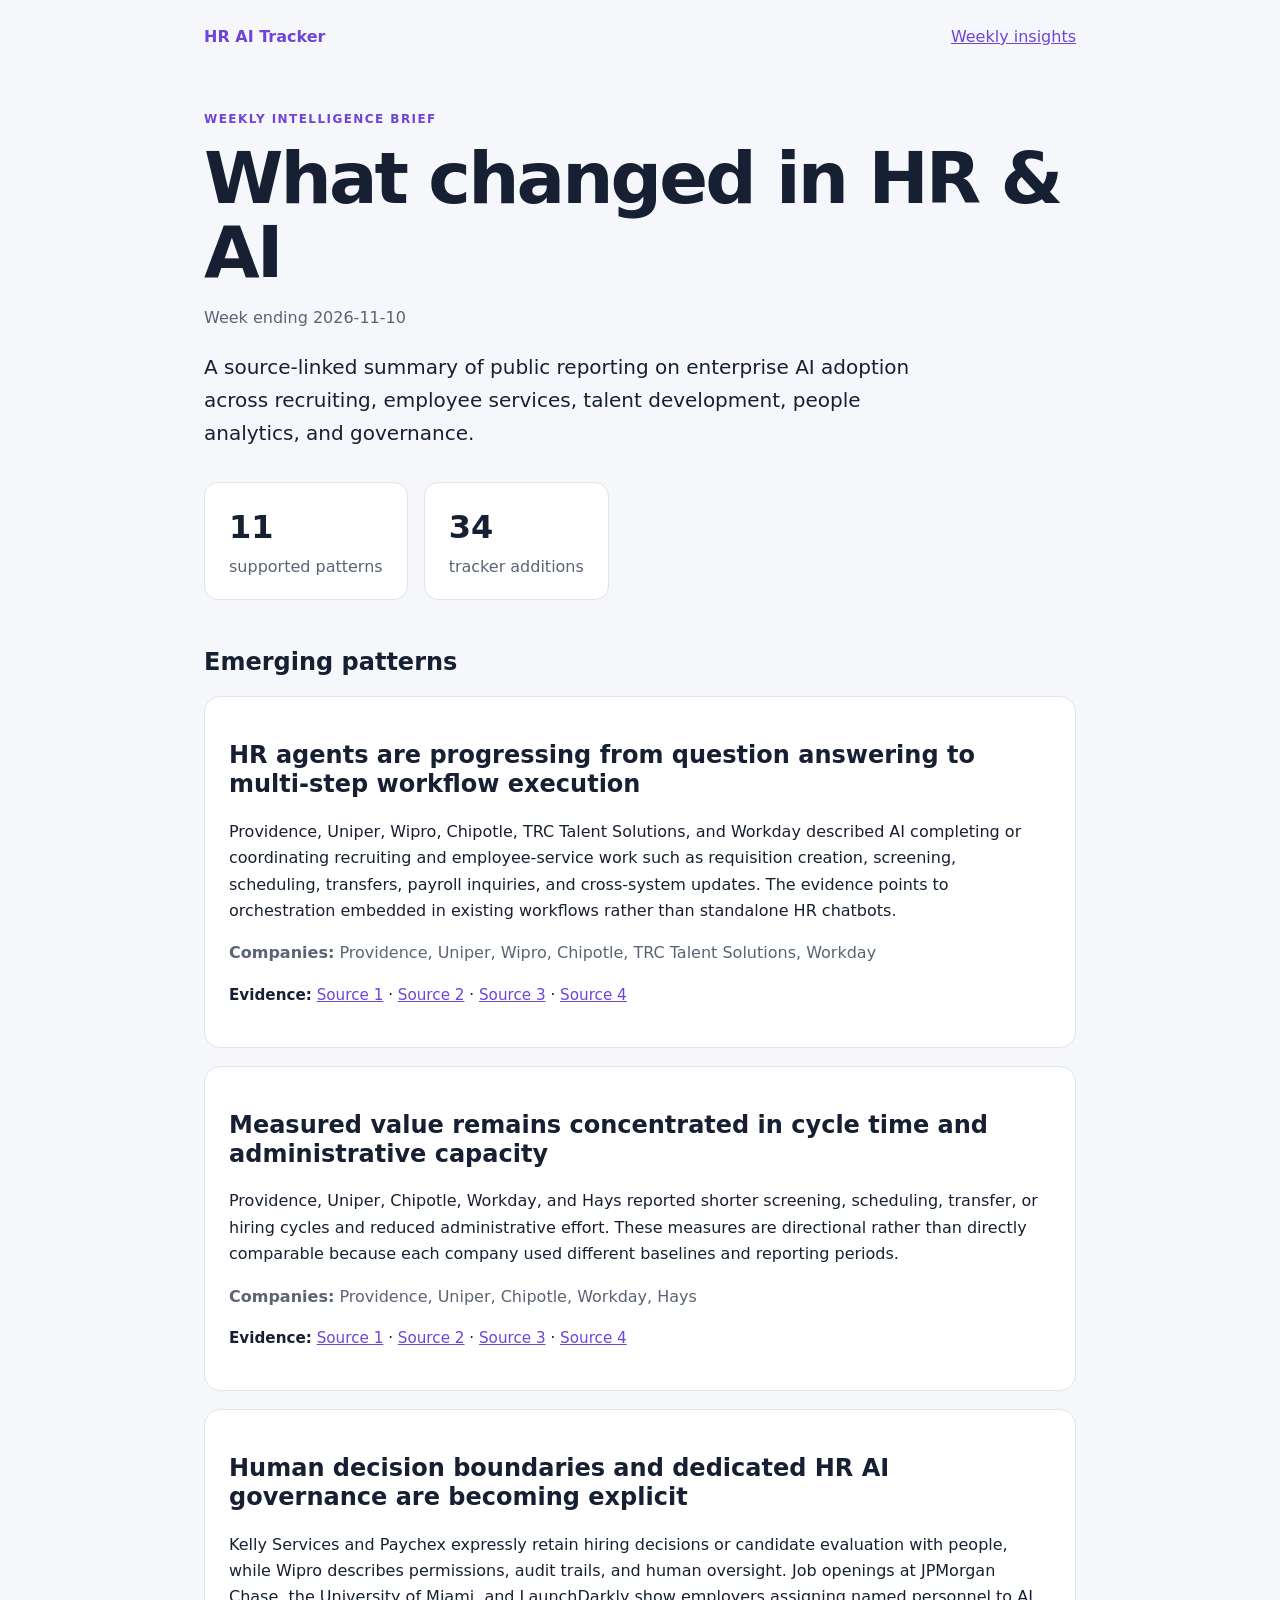
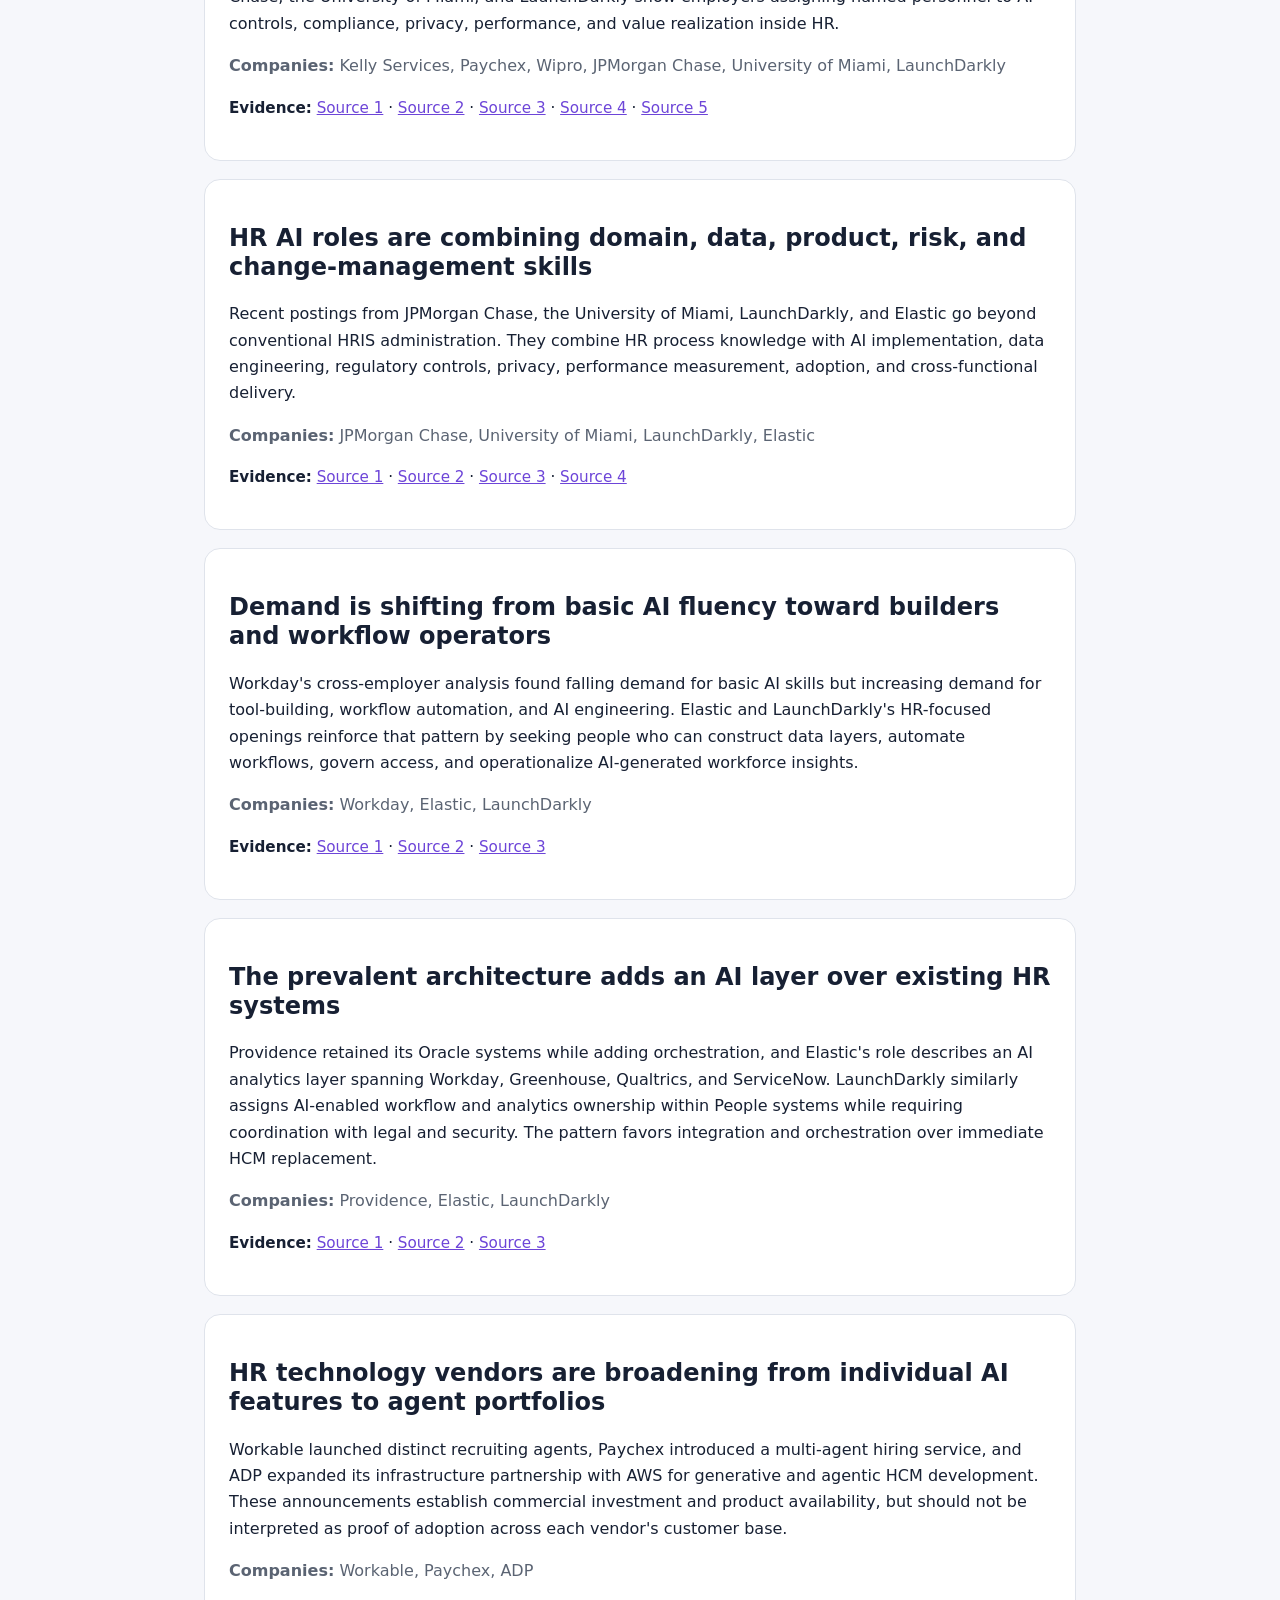
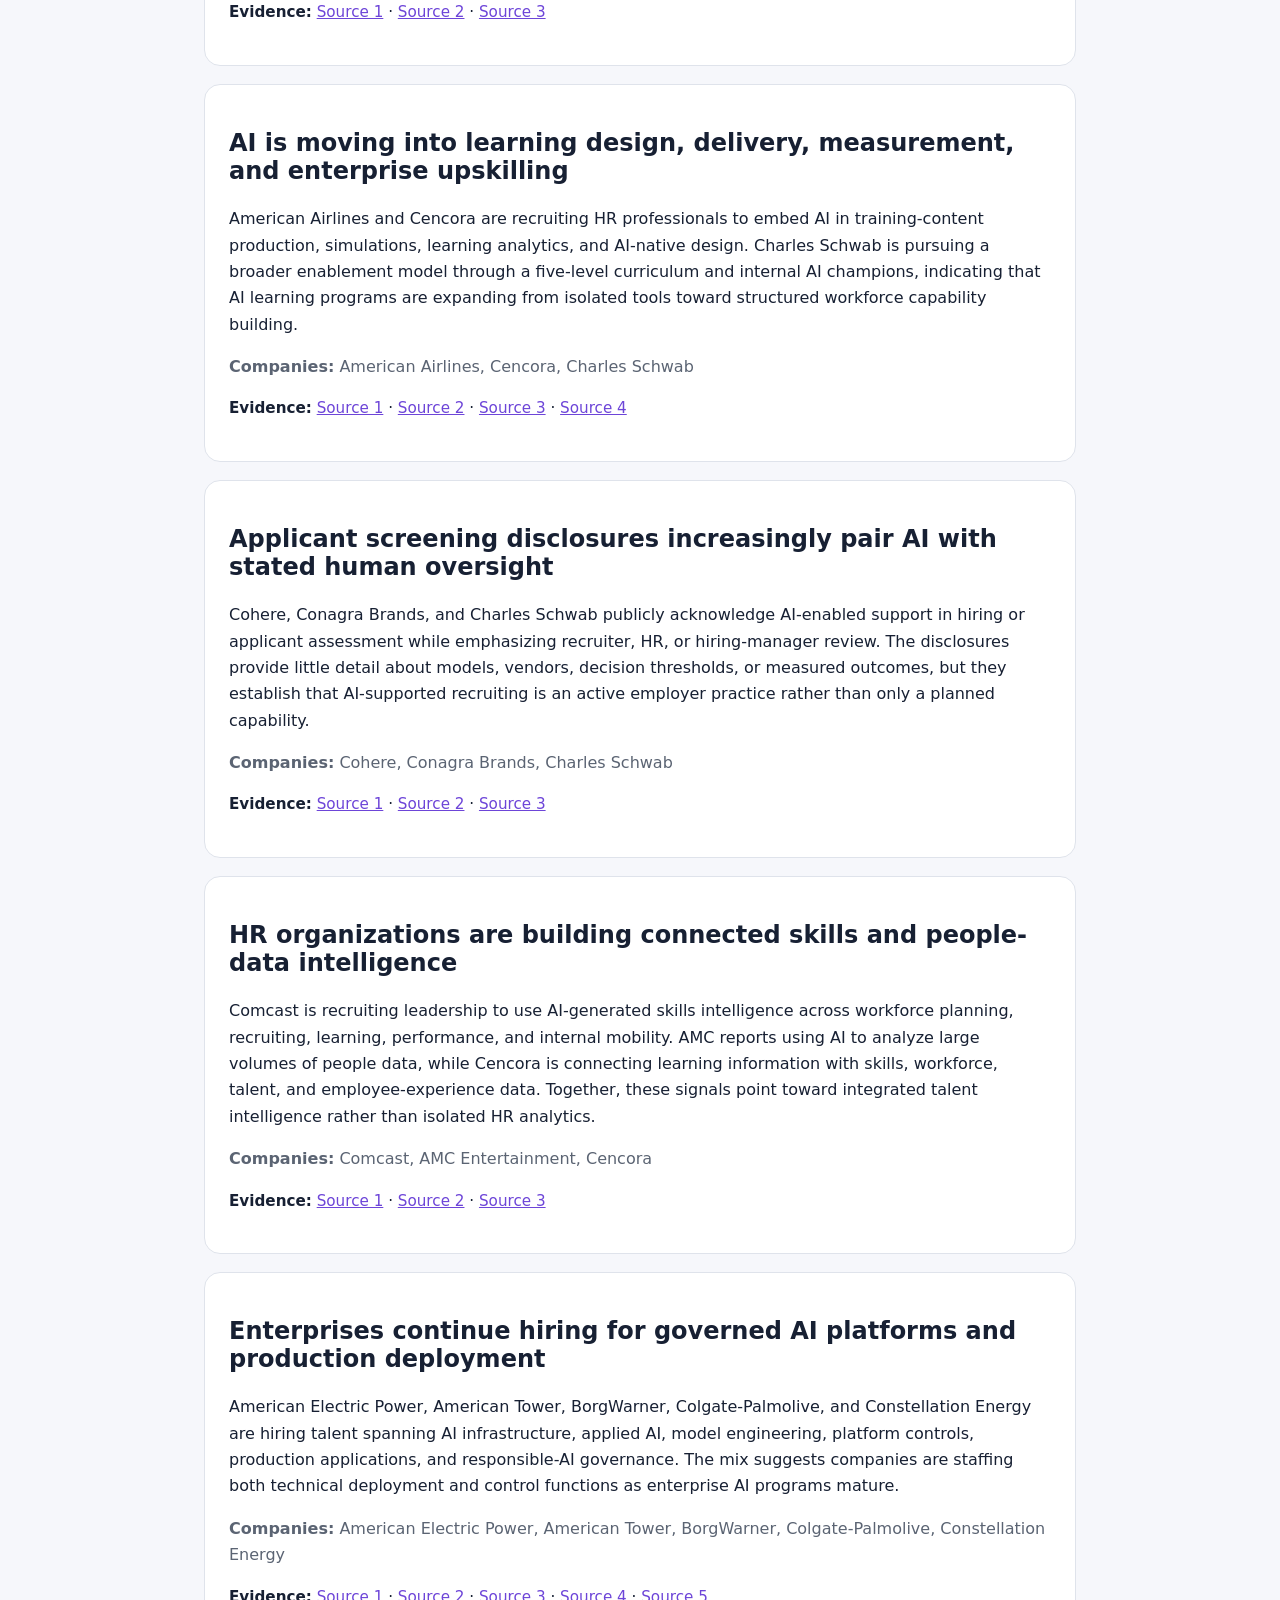
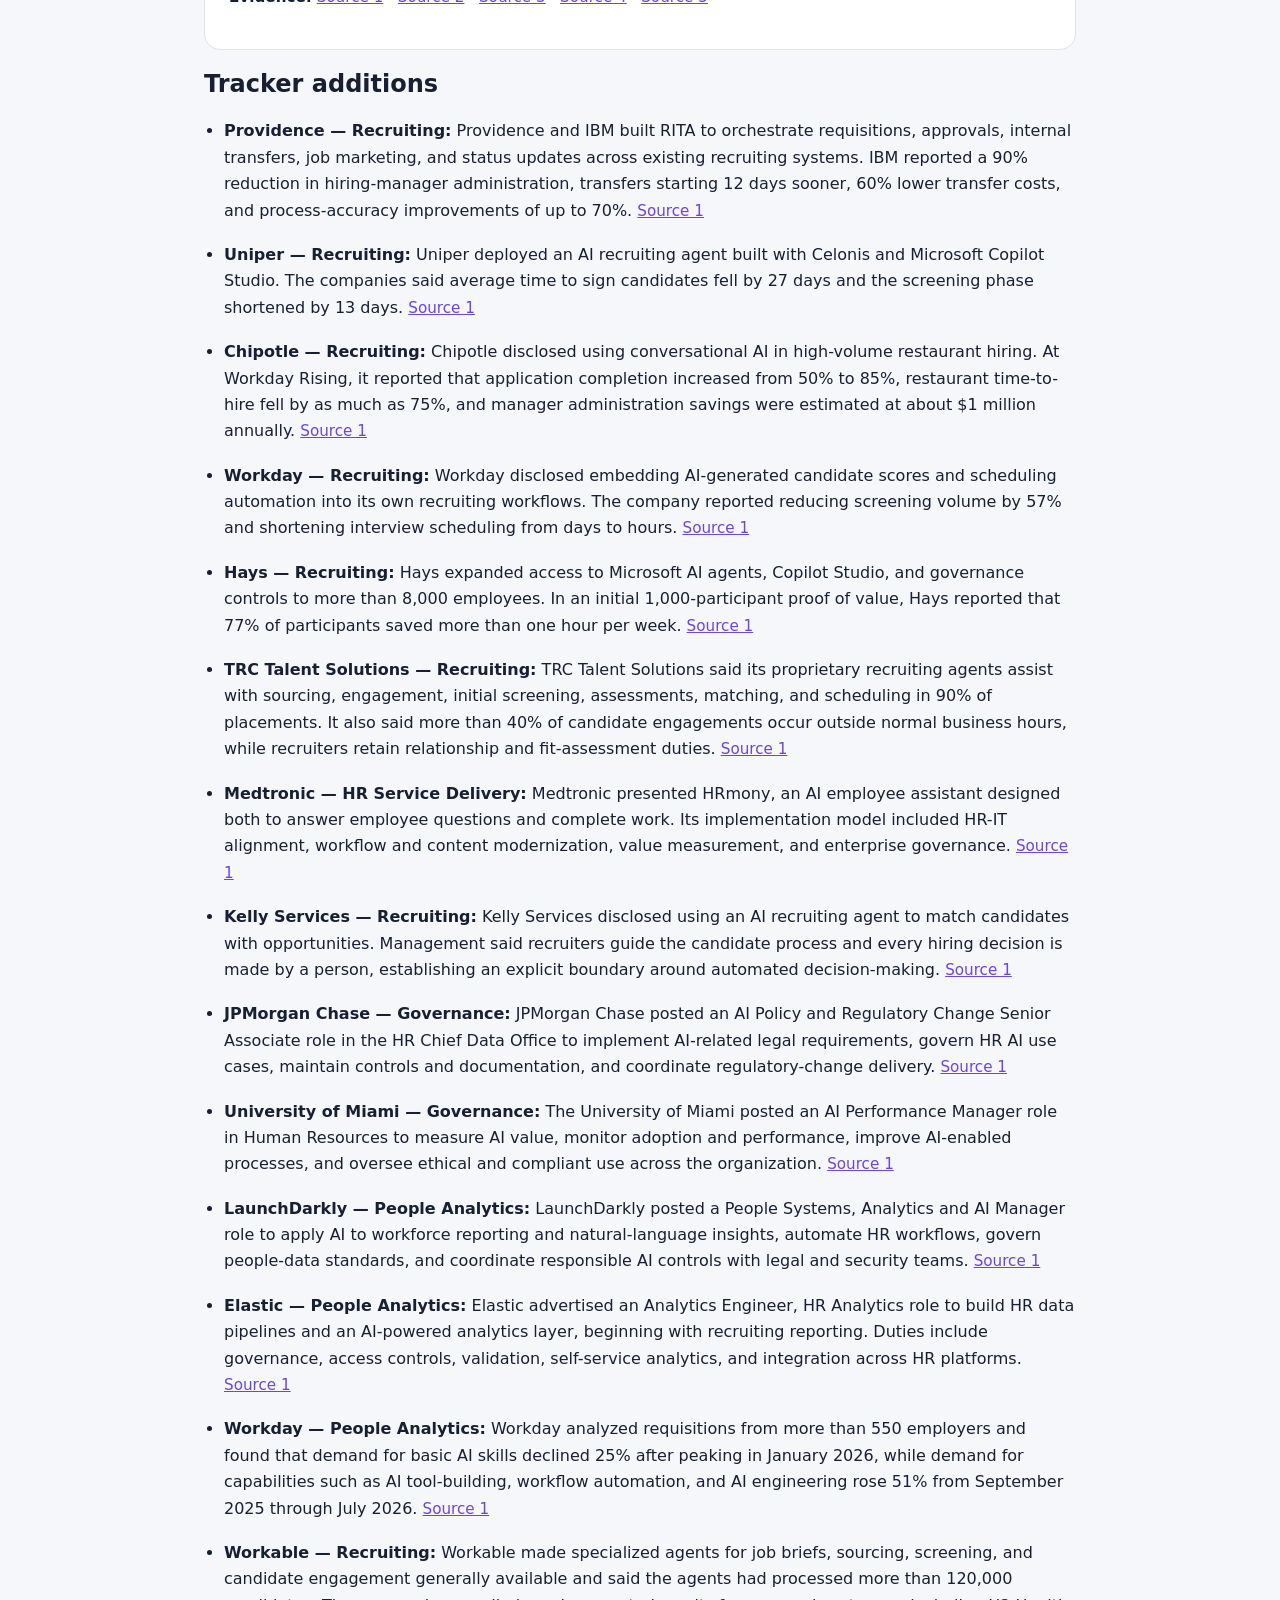
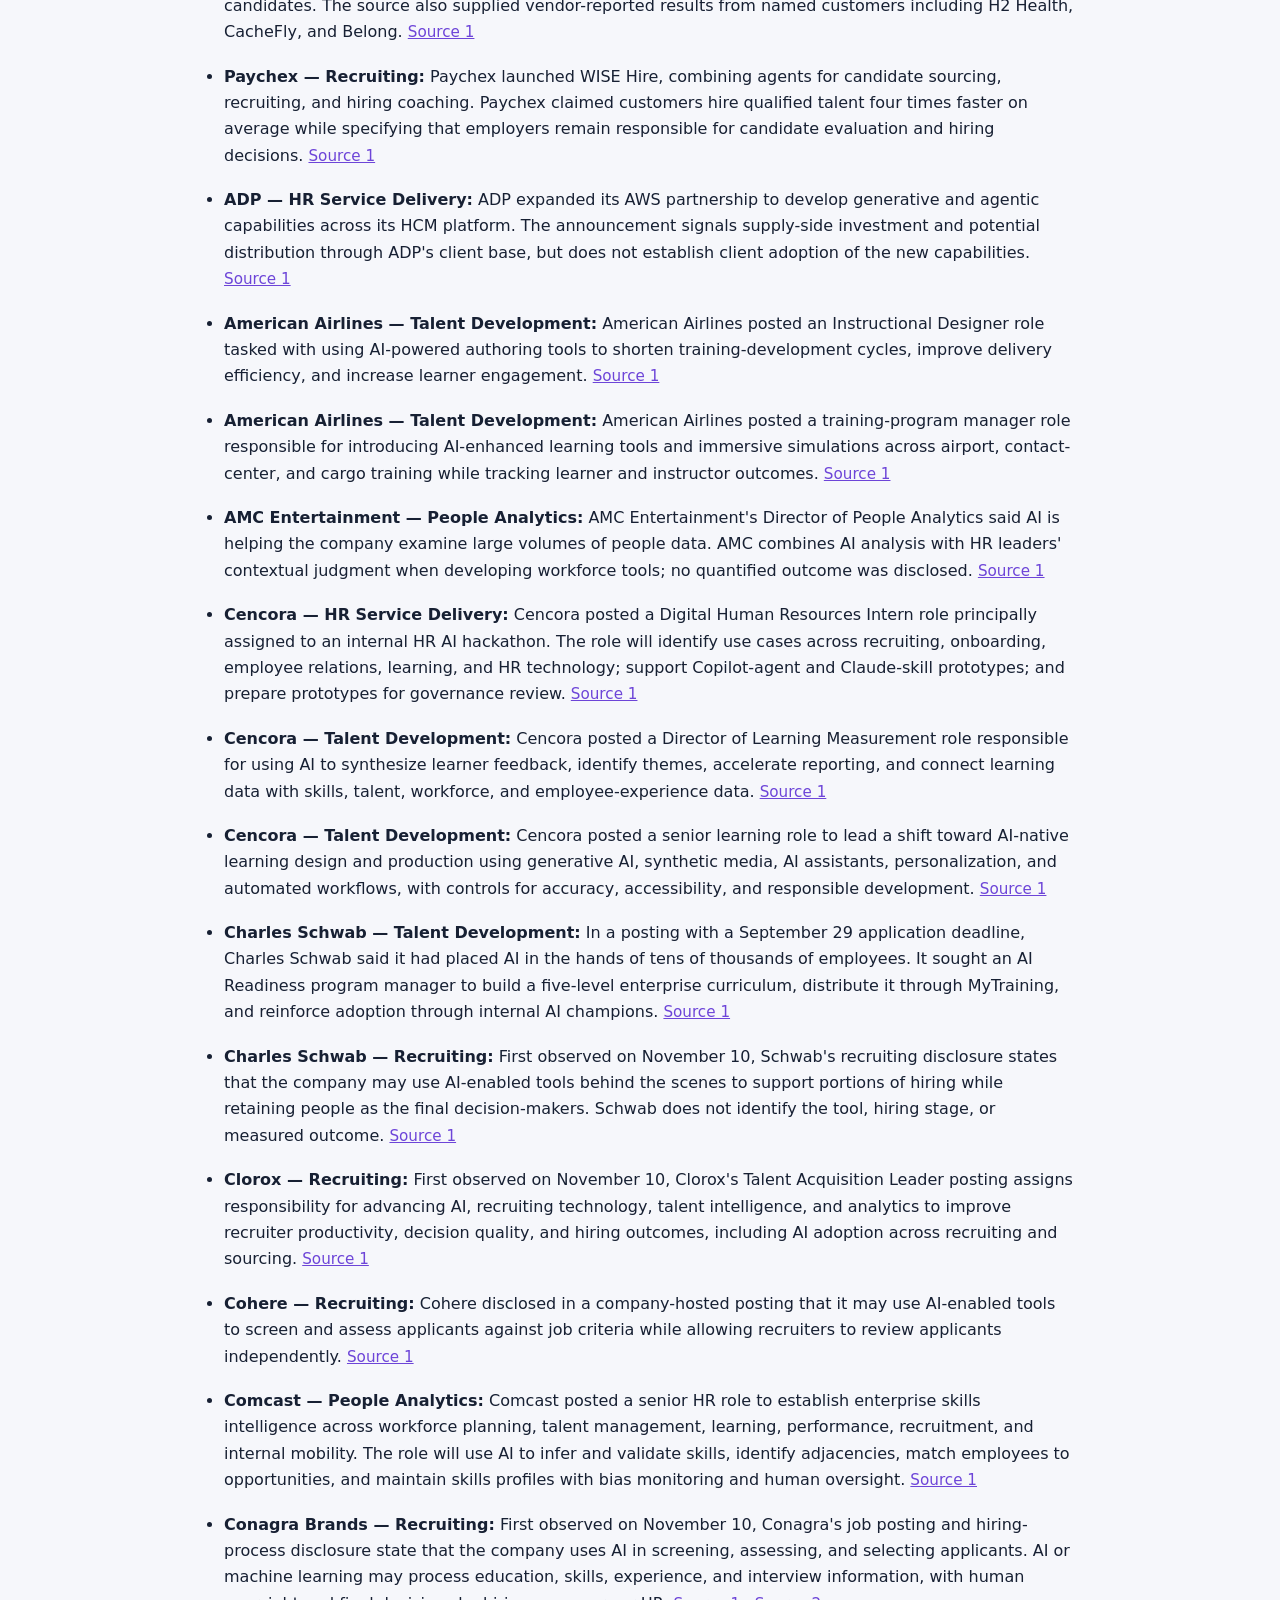
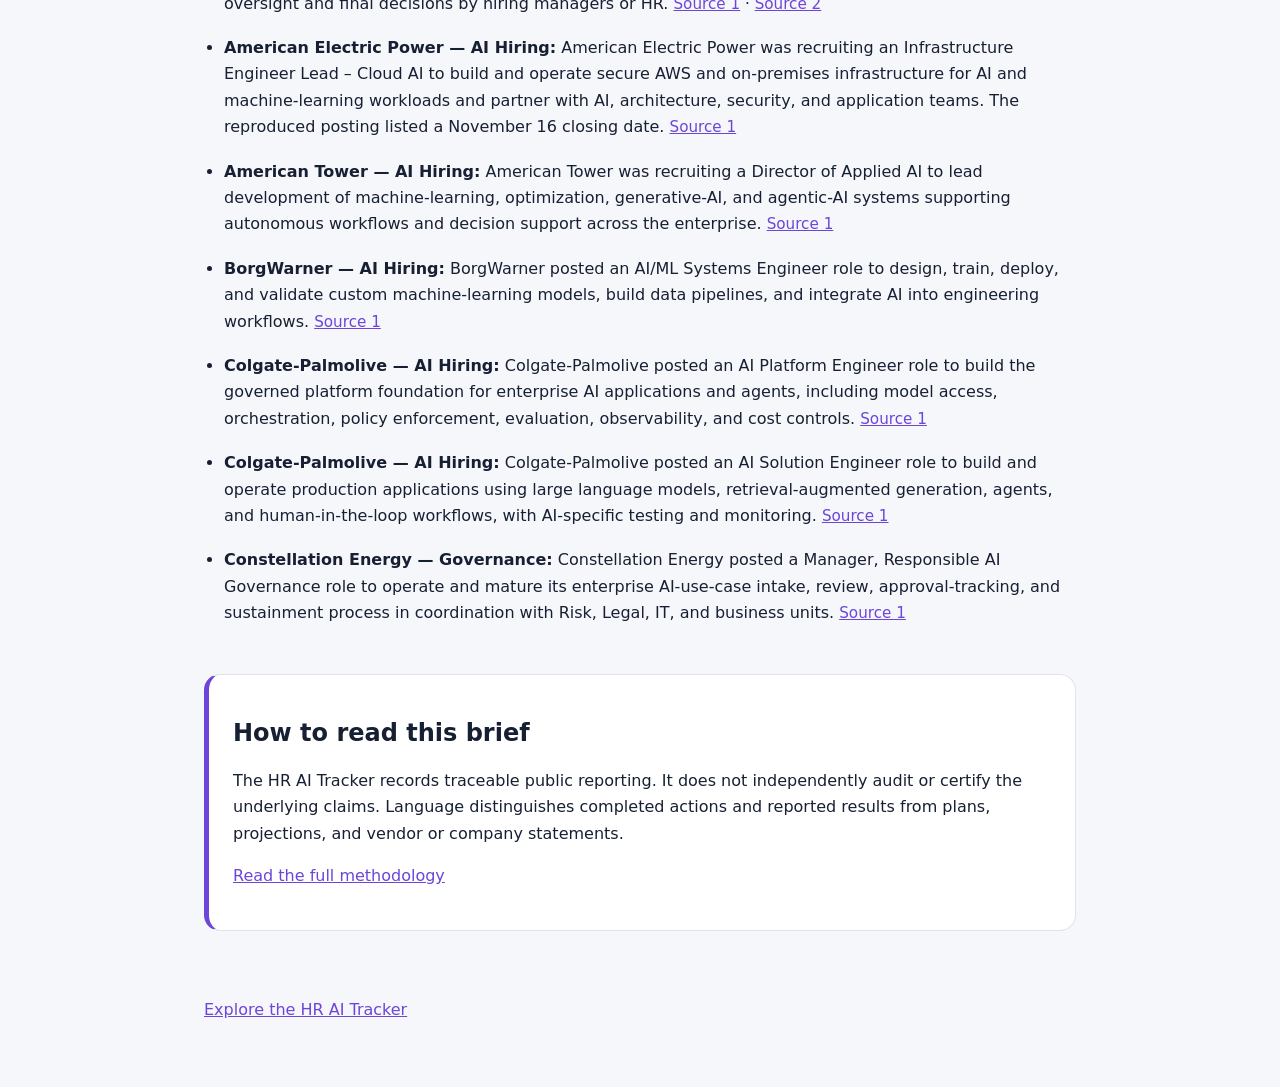
<file: insights/2026-11-10.html>
<!doctype html>
<html lang="en">
<head>
  <meta charset="utf-8">
  <meta name="viewport" content="width=device-width, initial-scale=1">
  <meta name="description" content="Weekly public intelligence on how organizations are adopting AI across HR.">
  <title>Weekly HR &amp; AI Brief — 2026-11-10</title>
  <link rel="stylesheet" href="style.css">
</head>
<body>
  <header class="site-header">
    <a class="brand" href="../">HR AI Tracker</a>
    <a href="index.html">Weekly insights</a>
  </header>
  <main>
    <p class="eyebrow">WEEKLY INTELLIGENCE BRIEF</p>
    <h1>What changed in HR &amp; AI</h1>
    <p class="date">Week ending 2026-11-10</p>
    <p class="lede">A source-linked summary of public reporting on enterprise AI adoption across recruiting, employee services, talent development, people analytics, and governance.</p>
    <div class="metrics" aria-label="Weekly summary">
      <div><strong>11</strong><span>supported patterns</span></div>
      <div><strong>34</strong><span>tracker additions</span></div>
    </div>
    <section>
      <h2 class="section-title">Emerging patterns</h2>
      
        <article class="insight-card">
          <h2>HR agents are progressing from question answering to multi-step workflow execution</h2>
          <p>Providence, Uniper, Wipro, Chipotle, TRC Talent Solutions, and Workday described AI completing or coordinating recruiting and employee-service work such as requisition creation, screening, scheduling, transfers, payroll inquiries, and cross-system updates. The evidence points to orchestration embedded in existing workflows rather than standalone HR chatbots.</p>
          <p class="companies"><strong>Companies:</strong> Providence, Uniper, Wipro, Chipotle, TRC Talent Solutions, Workday</p>
          <p class="sources"><strong>Evidence:</strong> <a href="https://newsroom.ibm.com/2026-10-07-providence-health-collaborates-with-ibm-using-ai-to-reduce-hiring-admin-time-without-replacing-a-single-system?lnk=hpln2au" target="_blank" rel="noopener noreferrer">Source 1</a><span aria-hidden="true"> · </span><a href="https://itbrief.news/story/uniper-cuts-hiring-delays-with-ai-recruitment-agent" target="_blank" rel="noopener noreferrer">Source 2</a><span aria-hidden="true"> · </span><a href="https://www.globenewswire.com/news-release/2026/09/01/3354202/0/en/ema-launches-hr-it-and-finance-hub-to-help-enterprises-put-ai-employees-to-work-in-minutes.html" target="_blank" rel="noopener noreferrer">Source 3</a><span aria-hidden="true"> · </span><a href="https://www.streetinsider.com/Business%2BWire/TRC%2BTalent%2BSolutions%2BScales%2BTRC%2BTalentAI%2Bto%2Bfill%2B90%25%2Bof%2BPlacements%2C%2BCombining%2BSpeed%2Bwith%2BDeep%2BHuman%2BConnection/26974312.html" target="_blank" rel="noopener noreferrer">Source 4</a></p>
        </article>
        <article class="insight-card">
          <h2>Measured value remains concentrated in cycle time and administrative capacity</h2>
          <p>Providence, Uniper, Chipotle, Workday, and Hays reported shorter screening, scheduling, transfer, or hiring cycles and reduced administrative effort. These measures are directional rather than directly comparable because each company used different baselines and reporting periods.</p>
          <p class="companies"><strong>Companies:</strong> Providence, Uniper, Chipotle, Workday, Hays</p>
          <p class="sources"><strong>Evidence:</strong> <a href="https://newsroom.ibm.com/2026-10-07-providence-health-collaborates-with-ibm-using-ai-to-reduce-hiring-admin-time-without-replacing-a-single-system?lnk=hpln2au" target="_blank" rel="noopener noreferrer">Source 1</a><span aria-hidden="true"> · </span><a href="https://itbrief.news/story/uniper-cuts-hiring-delays-with-ai-recruitment-agent" target="_blank" rel="noopener noreferrer">Source 2</a><span aria-hidden="true"> · </span><a href="https://diginomica.com/workday-rising-how-hr-leaders-turn-ai-explorations-business-value" target="_blank" rel="noopener noreferrer">Source 3</a><span aria-hidden="true"> · </span><a href="https://www.haysplc.com/media/press-releases/2026/hays-accelerates-ai-transformation-with-enterprise-scale-rollout-of-microsoft-ai-capabilities" target="_blank" rel="noopener noreferrer">Source 4</a></p>
        </article>
        <article class="insight-card">
          <h2>Human decision boundaries and dedicated HR AI governance are becoming explicit</h2>
          <p>Kelly Services and Paychex expressly retain hiring decisions or candidate evaluation with people, while Wipro describes permissions, audit trails, and human oversight. Job openings at JPMorgan Chase, the University of Miami, and LaunchDarkly show employers assigning named personnel to AI controls, compliance, privacy, performance, and value realization inside HR.</p>
          <p class="companies"><strong>Companies:</strong> Kelly Services, Paychex, Wipro, JPMorgan Chase, University of Miami, LaunchDarkly</p>
          <p class="sources"><strong>Evidence:</strong> <a href="https://ir.kellyservices.com/static-files/90684e60-8d94-4205-9012-ceee1e98159c" target="_blank" rel="noopener noreferrer">Source 1</a><span aria-hidden="true"> · </span><a href="https://www.globenewswire.com/de/news-release/2026/09/23/3367408/0/en/paychex-introduces-agentic-ai-recruiting-capabilities-through-wise-hire.html" target="_blank" rel="noopener noreferrer">Source 2</a><span aria-hidden="true"> · </span><a href="https://haystackapp.io/jobs/aa25789b-4b5a-42c3-a11c-0865105b28fb" target="_blank" rel="noopener noreferrer">Source 3</a><span aria-hidden="true"> · </span><a href="https://www.allhighered.com/jobdetail-475038-ai-performance-manager-human-resources" target="_blank" rel="noopener noreferrer">Source 4</a><span aria-hidden="true"> · </span><a href="https://ascenrajobs.com/job/people-systems-analytics-and-ai-manager/" target="_blank" rel="noopener noreferrer">Source 5</a></p>
        </article>
        <article class="insight-card">
          <h2>HR AI roles are combining domain, data, product, risk, and change-management skills</h2>
          <p>Recent postings from JPMorgan Chase, the University of Miami, LaunchDarkly, and Elastic go beyond conventional HRIS administration. They combine HR process knowledge with AI implementation, data engineering, regulatory controls, privacy, performance measurement, adoption, and cross-functional delivery.</p>
          <p class="companies"><strong>Companies:</strong> JPMorgan Chase, University of Miami, LaunchDarkly, Elastic</p>
          <p class="sources"><strong>Evidence:</strong> <a href="https://haystackapp.io/jobs/aa25789b-4b5a-42c3-a11c-0865105b28fb" target="_blank" rel="noopener noreferrer">Source 1</a><span aria-hidden="true"> · </span><a href="https://www.allhighered.com/jobdetail-475038-ai-performance-manager-human-resources" target="_blank" rel="noopener noreferrer">Source 2</a><span aria-hidden="true"> · </span><a href="https://ascenrajobs.com/job/people-systems-analytics-and-ai-manager/" target="_blank" rel="noopener noreferrer">Source 3</a><span aria-hidden="true"> · </span><a href="https://jobs.elastic.co/jobs/human-resources/united-states/analytics-engineer-hr-analytics/8244449?gh_jid=8244449" target="_blank" rel="noopener noreferrer">Source 4</a></p>
        </article>
        <article class="insight-card">
          <h2>Demand is shifting from basic AI fluency toward builders and workflow operators</h2>
          <p>Workday&#x27;s cross-employer analysis found falling demand for basic AI skills but increasing demand for tool-building, workflow automation, and AI engineering. Elastic and LaunchDarkly&#x27;s HR-focused openings reinforce that pattern by seeking people who can construct data layers, automate workflows, govern access, and operationalize AI-generated workforce insights.</p>
          <p class="companies"><strong>Companies:</strong> Workday, Elastic, LaunchDarkly</p>
          <p class="sources"><strong>Evidence:</strong> <a href="https://newsroom.workday.com/2026-10-05-Workday-Global-Workforce-Report-AI-Is-Rewriting-Jobs-More-Than-Its-Cutting-Them?trk=public_post_comment-text" target="_blank" rel="noopener noreferrer">Source 1</a><span aria-hidden="true"> · </span><a href="https://jobs.elastic.co/jobs/human-resources/united-states/analytics-engineer-hr-analytics/8244449?gh_jid=8244449" target="_blank" rel="noopener noreferrer">Source 2</a><span aria-hidden="true"> · </span><a href="https://ascenrajobs.com/job/people-systems-analytics-and-ai-manager/" target="_blank" rel="noopener noreferrer">Source 3</a></p>
        </article>
        <article class="insight-card">
          <h2>The prevalent architecture adds an AI layer over existing HR systems</h2>
          <p>Providence retained its Oracle systems while adding orchestration, and Elastic&#x27;s role describes an AI analytics layer spanning Workday, Greenhouse, Qualtrics, and ServiceNow. LaunchDarkly similarly assigns AI-enabled workflow and analytics ownership within People systems while requiring coordination with legal and security. The pattern favors integration and orchestration over immediate HCM replacement.</p>
          <p class="companies"><strong>Companies:</strong> Providence, Elastic, LaunchDarkly</p>
          <p class="sources"><strong>Evidence:</strong> <a href="https://newsroom.ibm.com/2026-10-07-providence-health-collaborates-with-ibm-using-ai-to-reduce-hiring-admin-time-without-replacing-a-single-system?lnk=hpln2au" target="_blank" rel="noopener noreferrer">Source 1</a><span aria-hidden="true"> · </span><a href="https://jobs.elastic.co/jobs/human-resources/united-states/analytics-engineer-hr-analytics/8244449?gh_jid=8244449" target="_blank" rel="noopener noreferrer">Source 2</a><span aria-hidden="true"> · </span><a href="https://ascenrajobs.com/job/people-systems-analytics-and-ai-manager/" target="_blank" rel="noopener noreferrer">Source 3</a></p>
        </article>
        <article class="insight-card">
          <h2>HR technology vendors are broadening from individual AI features to agent portfolios</h2>
          <p>Workable launched distinct recruiting agents, Paychex introduced a multi-agent hiring service, and ADP expanded its infrastructure partnership with AWS for generative and agentic HCM development. These announcements establish commercial investment and product availability, but should not be interpreted as proof of adoption across each vendor&#x27;s customer base.</p>
          <p class="companies"><strong>Companies:</strong> Workable, Paychex, ADP</p>
          <p class="sources"><strong>Evidence:</strong> <a href="https://www.globenewswire.com/news-release/2026/09/14/3361284/0/en/Workable-Brings-its-New-Line-of-AI-Recruiting-Agents-to-General-Availability-with-New-Credit-Based-Pricing-Model-and-Expanded-MCP-Capabilities.html" target="_blank" rel="noopener noreferrer">Source 1</a><span aria-hidden="true"> · </span><a href="https://www.globenewswire.com/de/news-release/2026/09/23/3367408/0/en/paychex-introduces-agentic-ai-recruiting-capabilities-through-wise-hire.html" target="_blank" rel="noopener noreferrer">Source 2</a><span aria-hidden="true"> · </span><a href="https://hk.adp.com/about-adp/press-centre/adp-partners-with-aws-to-accelerate-ai-powered-innovation-in-human-capital-management.aspx" target="_blank" rel="noopener noreferrer">Source 3</a></p>
        </article>
        <article class="insight-card">
          <h2>AI is moving into learning design, delivery, measurement, and enterprise upskilling</h2>
          <p>American Airlines and Cencora are recruiting HR professionals to embed AI in training-content production, simulations, learning analytics, and AI-native design. Charles Schwab is pursuing a broader enablement model through a five-level curriculum and internal AI champions, indicating that AI learning programs are expanding from isolated tools toward structured workforce capability building.</p>
          <p class="companies"><strong>Companies:</strong> American Airlines, Cencora, Charles Schwab</p>
          <p class="sources"><strong>Evidence:</strong> <a href="https://jobs.aa.com/job/Fort-Worth-Instructional-Designer%2C-Training-Development-and-Administration-TX-76101/89214-en_US/?utm_source=openai" target="_blank" rel="noopener noreferrer">Source 1</a><span aria-hidden="true"> · </span><a href="https://jobs.aa.com/job/Manager%2C-Training-Program-Delivery/89283-en_US/?utm_source=openai" target="_blank" rel="noopener noreferrer">Source 2</a><span aria-hidden="true"> · </span><a href="https://careers.cencora.com/us/en/job/R2619115/Senior-Creative-Director-Cencora-University?utm_source=openai" target="_blank" rel="noopener noreferrer">Source 3</a><span aria-hidden="true"> · </span><a href="https://www.schwabjobs.com/job/austin/program-manager-ai-readiness-ai-x/33727/99991459936?utm_source=openai" target="_blank" rel="noopener noreferrer">Source 4</a></p>
        </article>
        <article class="insight-card">
          <h2>Applicant screening disclosures increasingly pair AI with stated human oversight</h2>
          <p>Cohere, Conagra Brands, and Charles Schwab publicly acknowledge AI-enabled support in hiring or applicant assessment while emphasizing recruiter, HR, or hiring-manager review. The disclosures provide little detail about models, vendors, decision thresholds, or measured outcomes, but they establish that AI-supported recruiting is an active employer practice rather than only a planned capability.</p>
          <p class="companies"><strong>Companies:</strong> Cohere, Conagra Brands, Charles Schwab</p>
          <p class="sources"><strong>Evidence:</strong> <a href="https://jobs.ashbyhq.com/cohere/830c613b-d4bf-4673-ab33-46ccc12cc415?source=remote.com&amp;utm_source=openai" target="_blank" rel="noopener noreferrer">Source 1</a><span aria-hidden="true"> · </span><a href="https://careers.conagrabrands.com/us/en/hiringprocess" target="_blank" rel="noopener noreferrer">Source 2</a><span aria-hidden="true"> · </span><a href="https://www.schwabjobs.com/how-we-hire?utm_source=openai" target="_blank" rel="noopener noreferrer">Source 3</a></p>
        </article>
        <article class="insight-card">
          <h2>HR organizations are building connected skills and people-data intelligence</h2>
          <p>Comcast is recruiting leadership to use AI-generated skills intelligence across workforce planning, recruiting, learning, performance, and internal mobility. AMC reports using AI to analyze large volumes of people data, while Cencora is connecting learning information with skills, workforce, talent, and employee-experience data. Together, these signals point toward integrated talent intelligence rather than isolated HR analytics.</p>
          <p class="companies"><strong>Companies:</strong> Comcast, AMC Entertainment, Cencora</p>
          <p class="sources"><strong>Evidence:</strong> <a href="https://jobs.comcast.com/job/philadelphia/sr-director-talent-management-skills-intelligence/45483/102302223984" target="_blank" rel="noopener noreferrer">Source 1</a><span aria-hidden="true"> · </span><a href="https://hrdailyadvisor.hci.org/podcast/hr-works-video-podcast-the-tools-behind-the-screen-w-amc/" target="_blank" rel="noopener noreferrer">Source 2</a><span aria-hidden="true"> · </span><a href="https://careers.cencora.com/us/en/job/R2618147/Director-Learning-Measurement-Evaluation-Reporting?utm_source=openai" target="_blank" rel="noopener noreferrer">Source 3</a></p>
        </article>
        <article class="insight-card">
          <h2>Enterprises continue hiring for governed AI platforms and production deployment</h2>
          <p>American Electric Power, American Tower, BorgWarner, Colgate-Palmolive, and Constellation Energy are hiring talent spanning AI infrastructure, applied AI, model engineering, platform controls, production applications, and responsible-AI governance. The mix suggests companies are staffing both technical deployment and control functions as enterprise AI programs mature.</p>
          <p class="companies"><strong>Companies:</strong> American Electric Power, American Tower, BorgWarner, Colgate-Palmolive, Constellation Energy</p>
          <p class="sources"><strong>Evidence:</strong> <a href="https://www.dice.com/jobs/q-journeyman%2Bcloud%2Bengineer-jobs?page=93&amp;utm_source=openai" target="_blank" rel="noopener noreferrer">Source 1</a><span aria-hidden="true"> · </span><a href="https://www.dice.com/job-detail/a321adf5-2088-4015-adaa-db80ba27feea?utm_source=openai" target="_blank" rel="noopener noreferrer">Source 2</a><span aria-hidden="true"> · </span><a href="https://www.borgwarner.com/careers/job-search?id=R2026-3664&amp;time=full+time&amp;utm_source=openai" target="_blank" rel="noopener noreferrer">Source 3</a><span aria-hidden="true"> · </span><a href="https://jobs.colgate.com/job/Piscataway-AI-Platform-Engineer-NJ/176728-en_US/?feedId=430400&amp;utm_source=openai" target="_blank" rel="noopener noreferrer">Source 4</a><span aria-hidden="true"> · </span><a href="https://jobs.constellationenergy.com/careers-home/jobs/139963?utm_source=openai" target="_blank" rel="noopener noreferrer">Source 5</a></p>
        </article>
    </section>
    
        <section>
          <h2>Tracker additions</h2>
          <ul class="improvements"><li><strong>Providence — Recruiting:</strong> Providence and IBM built RITA to orchestrate requisitions, approvals, internal transfers, job marketing, and status updates across existing recruiting systems. IBM reported a 90% reduction in hiring-manager administration, transfers starting 12 days sooner, 60% lower transfer costs, and process-accuracy improvements of up to 70%. <span class="sources"><a href="https://newsroom.ibm.com/2026-10-07-providence-health-collaborates-with-ibm-using-ai-to-reduce-hiring-admin-time-without-replacing-a-single-system?lnk=hpln2au" target="_blank" rel="noopener noreferrer">Source 1</a></span></li><li><strong>Uniper — Recruiting:</strong> Uniper deployed an AI recruiting agent built with Celonis and Microsoft Copilot Studio. The companies said average time to sign candidates fell by 27 days and the screening phase shortened by 13 days. <span class="sources"><a href="https://itbrief.news/story/uniper-cuts-hiring-delays-with-ai-recruitment-agent" target="_blank" rel="noopener noreferrer">Source 1</a></span></li><li><strong>Chipotle — Recruiting:</strong> Chipotle disclosed using conversational AI in high-volume restaurant hiring. At Workday Rising, it reported that application completion increased from 50% to 85%, restaurant time-to-hire fell by as much as 75%, and manager administration savings were estimated at about $1 million annually. <span class="sources"><a href="https://diginomica.com/workday-rising-how-hr-leaders-turn-ai-explorations-business-value" target="_blank" rel="noopener noreferrer">Source 1</a></span></li><li><strong>Workday — Recruiting:</strong> Workday disclosed embedding AI-generated candidate scores and scheduling automation into its own recruiting workflows. The company reported reducing screening volume by 57% and shortening interview scheduling from days to hours. <span class="sources"><a href="https://www.chro.org/w/ai-case-study-workday-how-ai-turned-reactive-recruiting-into-precision-hiring" target="_blank" rel="noopener noreferrer">Source 1</a></span></li><li><strong>Hays — Recruiting:</strong> Hays expanded access to Microsoft AI agents, Copilot Studio, and governance controls to more than 8,000 employees. In an initial 1,000-participant proof of value, Hays reported that 77% of participants saved more than one hour per week. <span class="sources"><a href="https://www.haysplc.com/media/press-releases/2026/hays-accelerates-ai-transformation-with-enterprise-scale-rollout-of-microsoft-ai-capabilities" target="_blank" rel="noopener noreferrer">Source 1</a></span></li><li><strong>TRC Talent Solutions — Recruiting:</strong> TRC Talent Solutions said its proprietary recruiting agents assist with sourcing, engagement, initial screening, assessments, matching, and scheduling in 90% of placements. It also said more than 40% of candidate engagements occur outside normal business hours, while recruiters retain relationship and fit-assessment duties. <span class="sources"><a href="https://www.streetinsider.com/Business%2BWire/TRC%2BTalent%2BSolutions%2BScales%2BTRC%2BTalentAI%2Bto%2Bfill%2B90%25%2Bof%2BPlacements%2C%2BCombining%2BSpeed%2Bwith%2BDeep%2BHuman%2BConnection/26974312.html" target="_blank" rel="noopener noreferrer">Source 1</a></span></li><li><strong>Medtronic — HR Service Delivery:</strong> Medtronic presented HRmony, an AI employee assistant designed both to answer employee questions and complete work. Its implementation model included HR-IT alignment, workflow and content modernization, value measurement, and enterprise governance. <span class="sources"><a href="https://info.servicenow.com/WBR-MA00015707_Q3-FY26-EXP-AI-Advantage-for-CHRO_MT00003585_LP.html?referencesource=community" target="_blank" rel="noopener noreferrer">Source 1</a></span></li><li><strong>Kelly Services — Recruiting:</strong> Kelly Services disclosed using an AI recruiting agent to match candidates with opportunities. Management said recruiters guide the candidate process and every hiring decision is made by a person, establishing an explicit boundary around automated decision-making. <span class="sources"><a href="https://ir.kellyservices.com/static-files/90684e60-8d94-4205-9012-ceee1e98159c" target="_blank" rel="noopener noreferrer">Source 1</a></span></li><li><strong>JPMorgan Chase — Governance:</strong> JPMorgan Chase posted an AI Policy and Regulatory Change Senior Associate role in the HR Chief Data Office to implement AI-related legal requirements, govern HR AI use cases, maintain controls and documentation, and coordinate regulatory-change delivery. <span class="sources"><a href="https://haystackapp.io/jobs/aa25789b-4b5a-42c3-a11c-0865105b28fb" target="_blank" rel="noopener noreferrer">Source 1</a></span></li><li><strong>University of Miami — Governance:</strong> The University of Miami posted an AI Performance Manager role in Human Resources to measure AI value, monitor adoption and performance, improve AI-enabled processes, and oversee ethical and compliant use across the organization. <span class="sources"><a href="https://www.allhighered.com/jobdetail-475038-ai-performance-manager-human-resources" target="_blank" rel="noopener noreferrer">Source 1</a></span></li><li><strong>LaunchDarkly — People Analytics:</strong> LaunchDarkly posted a People Systems, Analytics and AI Manager role to apply AI to workforce reporting and natural-language insights, automate HR workflows, govern people-data standards, and coordinate responsible AI controls with legal and security teams. <span class="sources"><a href="https://ascenrajobs.com/job/people-systems-analytics-and-ai-manager/" target="_blank" rel="noopener noreferrer">Source 1</a></span></li><li><strong>Elastic — People Analytics:</strong> Elastic advertised an Analytics Engineer, HR Analytics role to build HR data pipelines and an AI-powered analytics layer, beginning with recruiting reporting. Duties include governance, access controls, validation, self-service analytics, and integration across HR platforms. <span class="sources"><a href="https://jobs.elastic.co/jobs/human-resources/united-states/analytics-engineer-hr-analytics/8244449?gh_jid=8244449" target="_blank" rel="noopener noreferrer">Source 1</a></span></li><li><strong>Workday — People Analytics:</strong> Workday analyzed requisitions from more than 550 employers and found that demand for basic AI skills declined 25% after peaking in January 2026, while demand for capabilities such as AI tool-building, workflow automation, and AI engineering rose 51% from September 2025 through July 2026. <span class="sources"><a href="https://newsroom.workday.com/2026-10-05-Workday-Global-Workforce-Report-AI-Is-Rewriting-Jobs-More-Than-Its-Cutting-Them?trk=public_post_comment-text" target="_blank" rel="noopener noreferrer">Source 1</a></span></li><li><strong>Workable — Recruiting:</strong> Workable made specialized agents for job briefs, sourcing, screening, and candidate engagement generally available and said the agents had processed more than 120,000 candidates. The source also supplied vendor-reported results from named customers including H2 Health, CacheFly, and Belong. <span class="sources"><a href="https://www.globenewswire.com/news-release/2026/09/14/3361284/0/en/Workable-Brings-its-New-Line-of-AI-Recruiting-Agents-to-General-Availability-with-New-Credit-Based-Pricing-Model-and-Expanded-MCP-Capabilities.html" target="_blank" rel="noopener noreferrer">Source 1</a></span></li><li><strong>Paychex — Recruiting:</strong> Paychex launched WISE Hire, combining agents for candidate sourcing, recruiting, and hiring coaching. Paychex claimed customers hire qualified talent four times faster on average while specifying that employers remain responsible for candidate evaluation and hiring decisions. <span class="sources"><a href="https://www.globenewswire.com/de/news-release/2026/09/23/3367408/0/en/paychex-introduces-agentic-ai-recruiting-capabilities-through-wise-hire.html" target="_blank" rel="noopener noreferrer">Source 1</a></span></li><li><strong>ADP — HR Service Delivery:</strong> ADP expanded its AWS partnership to develop generative and agentic capabilities across its HCM platform. The announcement signals supply-side investment and potential distribution through ADP&#x27;s client base, but does not establish client adoption of the new capabilities. <span class="sources"><a href="https://hk.adp.com/about-adp/press-centre/adp-partners-with-aws-to-accelerate-ai-powered-innovation-in-human-capital-management.aspx" target="_blank" rel="noopener noreferrer">Source 1</a></span></li><li><strong>American Airlines — Talent Development:</strong> American Airlines posted an Instructional Designer role tasked with using AI-powered authoring tools to shorten training-development cycles, improve delivery efficiency, and increase learner engagement. <span class="sources"><a href="https://jobs.aa.com/job/Fort-Worth-Instructional-Designer%2C-Training-Development-and-Administration-TX-76101/89214-en_US/?utm_source=openai" target="_blank" rel="noopener noreferrer">Source 1</a></span></li><li><strong>American Airlines — Talent Development:</strong> American Airlines posted a training-program manager role responsible for introducing AI-enhanced learning tools and immersive simulations across airport, contact-center, and cargo training while tracking learner and instructor outcomes. <span class="sources"><a href="https://jobs.aa.com/job/Manager%2C-Training-Program-Delivery/89283-en_US/?utm_source=openai" target="_blank" rel="noopener noreferrer">Source 1</a></span></li><li><strong>AMC Entertainment — People Analytics:</strong> AMC Entertainment&#x27;s Director of People Analytics said AI is helping the company examine large volumes of people data. AMC combines AI analysis with HR leaders&#x27; contextual judgment when developing workforce tools; no quantified outcome was disclosed. <span class="sources"><a href="https://hrdailyadvisor.hci.org/podcast/hr-works-video-podcast-the-tools-behind-the-screen-w-amc/" target="_blank" rel="noopener noreferrer">Source 1</a></span></li><li><strong>Cencora — HR Service Delivery:</strong> Cencora posted a Digital Human Resources Intern role principally assigned to an internal HR AI hackathon. The role will identify use cases across recruiting, onboarding, employee relations, learning, and HR technology; support Copilot-agent and Claude-skill prototypes; and prepare prototypes for governance review. <span class="sources"><a href="https://careers.cencora.com/ca/fr/job/R2618835/Digital-Human-Resources-Intern?utm_source=openai" target="_blank" rel="noopener noreferrer">Source 1</a></span></li><li><strong>Cencora — Talent Development:</strong> Cencora posted a Director of Learning Measurement role responsible for using AI to synthesize learner feedback, identify themes, accelerate reporting, and connect learning data with skills, talent, workforce, and employee-experience data. <span class="sources"><a href="https://careers.cencora.com/us/en/job/R2618147/Director-Learning-Measurement-Evaluation-Reporting?utm_source=openai" target="_blank" rel="noopener noreferrer">Source 1</a></span></li><li><strong>Cencora — Talent Development:</strong> Cencora posted a senior learning role to lead a shift toward AI-native learning design and production using generative AI, synthetic media, AI assistants, personalization, and automated workflows, with controls for accuracy, accessibility, and responsible development. <span class="sources"><a href="https://careers.cencora.com/us/en/job/R2619115/Senior-Creative-Director-Cencora-University?utm_source=openai" target="_blank" rel="noopener noreferrer">Source 1</a></span></li><li><strong>Charles Schwab — Talent Development:</strong> In a posting with a September 29 application deadline, Charles Schwab said it had placed AI in the hands of tens of thousands of employees. It sought an AI Readiness program manager to build a five-level enterprise curriculum, distribute it through MyTraining, and reinforce adoption through internal AI champions. <span class="sources"><a href="https://www.schwabjobs.com/job/austin/program-manager-ai-readiness-ai-x/33727/99991459936?utm_source=openai" target="_blank" rel="noopener noreferrer">Source 1</a></span></li><li><strong>Charles Schwab — Recruiting:</strong> First observed on November 10, Schwab&#x27;s recruiting disclosure states that the company may use AI-enabled tools behind the scenes to support portions of hiring while retaining people as the final decision-makers. Schwab does not identify the tool, hiring stage, or measured outcome. <span class="sources"><a href="https://www.schwabjobs.com/how-we-hire?utm_source=openai" target="_blank" rel="noopener noreferrer">Source 1</a></span></li><li><strong>Clorox — Recruiting:</strong> First observed on November 10, Clorox&#x27;s Talent Acquisition Leader posting assigns responsibility for advancing AI, recruiting technology, talent intelligence, and analytics to improve recruiter productivity, decision quality, and hiring outcomes, including AI adoption across recruiting and sourcing. <span class="sources"><a href="https://bebee.com/us/jobs/talent-acquisition-leader-the-clorox-company-durham--fj-2402353109" target="_blank" rel="noopener noreferrer">Source 1</a></span></li><li><strong>Cohere — Recruiting:</strong> Cohere disclosed in a company-hosted posting that it may use AI-enabled tools to screen and assess applicants against job criteria while allowing recruiters to review applicants independently. <span class="sources"><a href="https://jobs.ashbyhq.com/cohere/830c613b-d4bf-4673-ab33-46ccc12cc415?source=remote.com&amp;utm_source=openai" target="_blank" rel="noopener noreferrer">Source 1</a></span></li><li><strong>Comcast — People Analytics:</strong> Comcast posted a senior HR role to establish enterprise skills intelligence across workforce planning, talent management, learning, performance, recruitment, and internal mobility. The role will use AI to infer and validate skills, identify adjacencies, match employees to opportunities, and maintain skills profiles with bias monitoring and human oversight. <span class="sources"><a href="https://jobs.comcast.com/job/philadelphia/sr-director-talent-management-skills-intelligence/45483/102302223984" target="_blank" rel="noopener noreferrer">Source 1</a></span></li><li><strong>Conagra Brands — Recruiting:</strong> First observed on November 10, Conagra&#x27;s job posting and hiring-process disclosure state that the company uses AI in screening, assessing, and selecting applicants. AI or machine learning may process education, skills, experience, and interview information, with human oversight and final decisions by hiring managers or HR. <span class="sources"><a href="https://careers.conagrabrands.com/us/en/job/Req-040889/Consumer-Insights-Manager?utm_source=openai" target="_blank" rel="noopener noreferrer">Source 1</a><span aria-hidden="true"> · </span><a href="https://careers.conagrabrands.com/us/en/hiringprocess" target="_blank" rel="noopener noreferrer">Source 2</a></span></li><li><strong>American Electric Power — AI Hiring:</strong> American Electric Power was recruiting an Infrastructure Engineer Lead – Cloud AI to build and operate secure AWS and on-premises infrastructure for AI and machine-learning workloads and partner with AI, architecture, security, and application teams. The reproduced posting listed a November 16 closing date. <span class="sources"><a href="https://www.dice.com/jobs/q-journeyman%2Bcloud%2Bengineer-jobs?page=93&amp;utm_source=openai" target="_blank" rel="noopener noreferrer">Source 1</a></span></li><li><strong>American Tower — AI Hiring:</strong> American Tower was recruiting a Director of Applied AI to lead development of machine-learning, optimization, generative-AI, and agentic-AI systems supporting autonomous workflows and decision support across the enterprise. <span class="sources"><a href="https://www.dice.com/job-detail/a321adf5-2088-4015-adaa-db80ba27feea?utm_source=openai" target="_blank" rel="noopener noreferrer">Source 1</a></span></li><li><strong>BorgWarner — AI Hiring:</strong> BorgWarner posted an AI/ML Systems Engineer role to design, train, deploy, and validate custom machine-learning models, build data pipelines, and integrate AI into engineering workflows. <span class="sources"><a href="https://www.borgwarner.com/careers/job-search?id=R2026-3664&amp;time=full+time&amp;utm_source=openai" target="_blank" rel="noopener noreferrer">Source 1</a></span></li><li><strong>Colgate-Palmolive — AI Hiring:</strong> Colgate-Palmolive posted an AI Platform Engineer role to build the governed platform foundation for enterprise AI applications and agents, including model access, orchestration, policy enforcement, evaluation, observability, and cost controls. <span class="sources"><a href="https://jobs.colgate.com/job/Piscataway-AI-Platform-Engineer-NJ/176728-en_US/?feedId=430400&amp;utm_source=openai" target="_blank" rel="noopener noreferrer">Source 1</a></span></li><li><strong>Colgate-Palmolive — AI Hiring:</strong> Colgate-Palmolive posted an AI Solution Engineer role to build and operate production applications using large language models, retrieval-augmented generation, agents, and human-in-the-loop workflows, with AI-specific testing and monitoring. <span class="sources"><a href="https://jobs.colgate.com/job/AI-Solution-Engineer/176868-en_US/?utm_source=openai" target="_blank" rel="noopener noreferrer">Source 1</a></span></li><li><strong>Constellation Energy — Governance:</strong> Constellation Energy posted a Manager, Responsible AI Governance role to operate and mature its enterprise AI-use-case intake, review, approval-tracking, and sustainment process in coordination with Risk, Legal, IT, and business units. <span class="sources"><a href="https://jobs.constellationenergy.com/careers-home/jobs/139963?utm_source=openai" target="_blank" rel="noopener noreferrer">Source 1</a></span></li></ul>
        </section>
    <aside class="methodology">
      <h2>How to read this brief</h2>
      <p>The HR AI Tracker records traceable public reporting. It does not independently audit or certify the underlying claims. Language distinguishes completed actions and reported results from plans, projections, and vendor or company statements.</p>
      <p><a href="../#methodology">Read the full methodology</a></p>
    </aside>
  </main>
  <footer><a href="../">Explore the HR AI Tracker</a></footer>
</body>
</html>
</file>
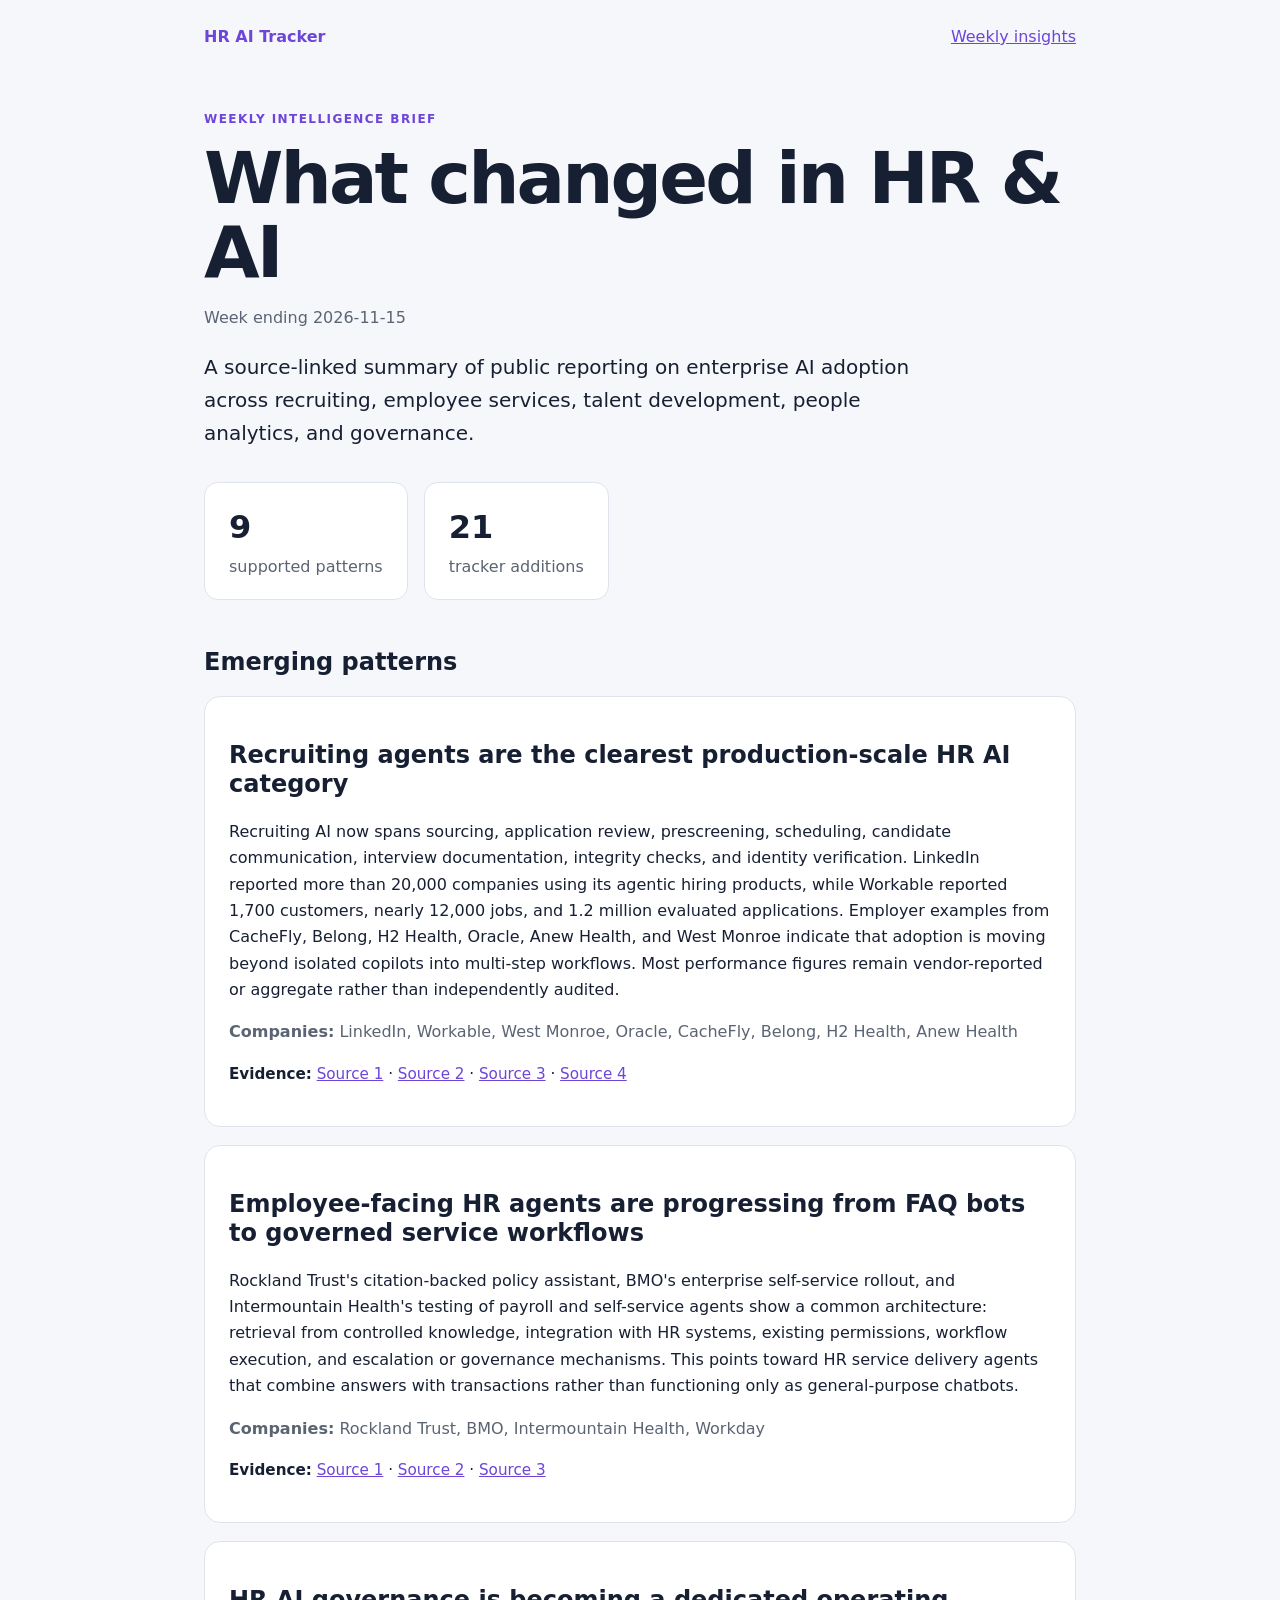
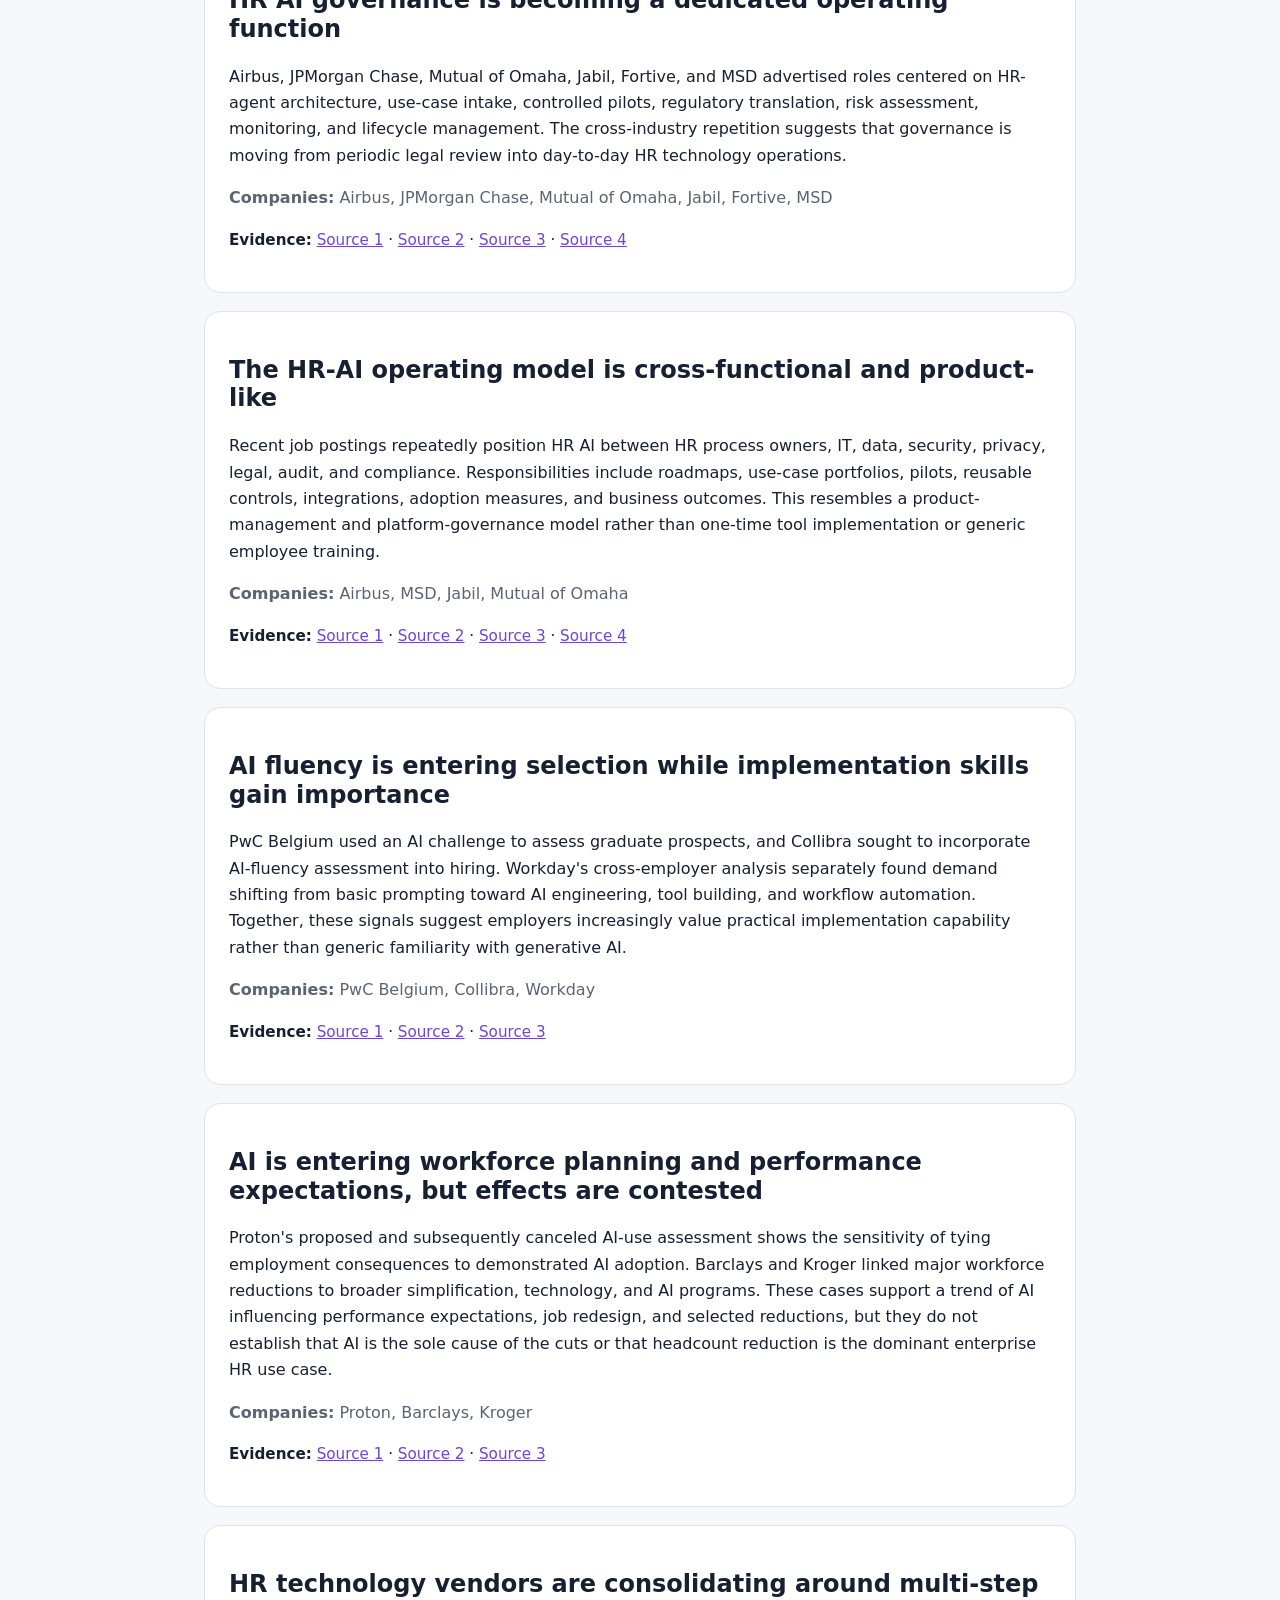
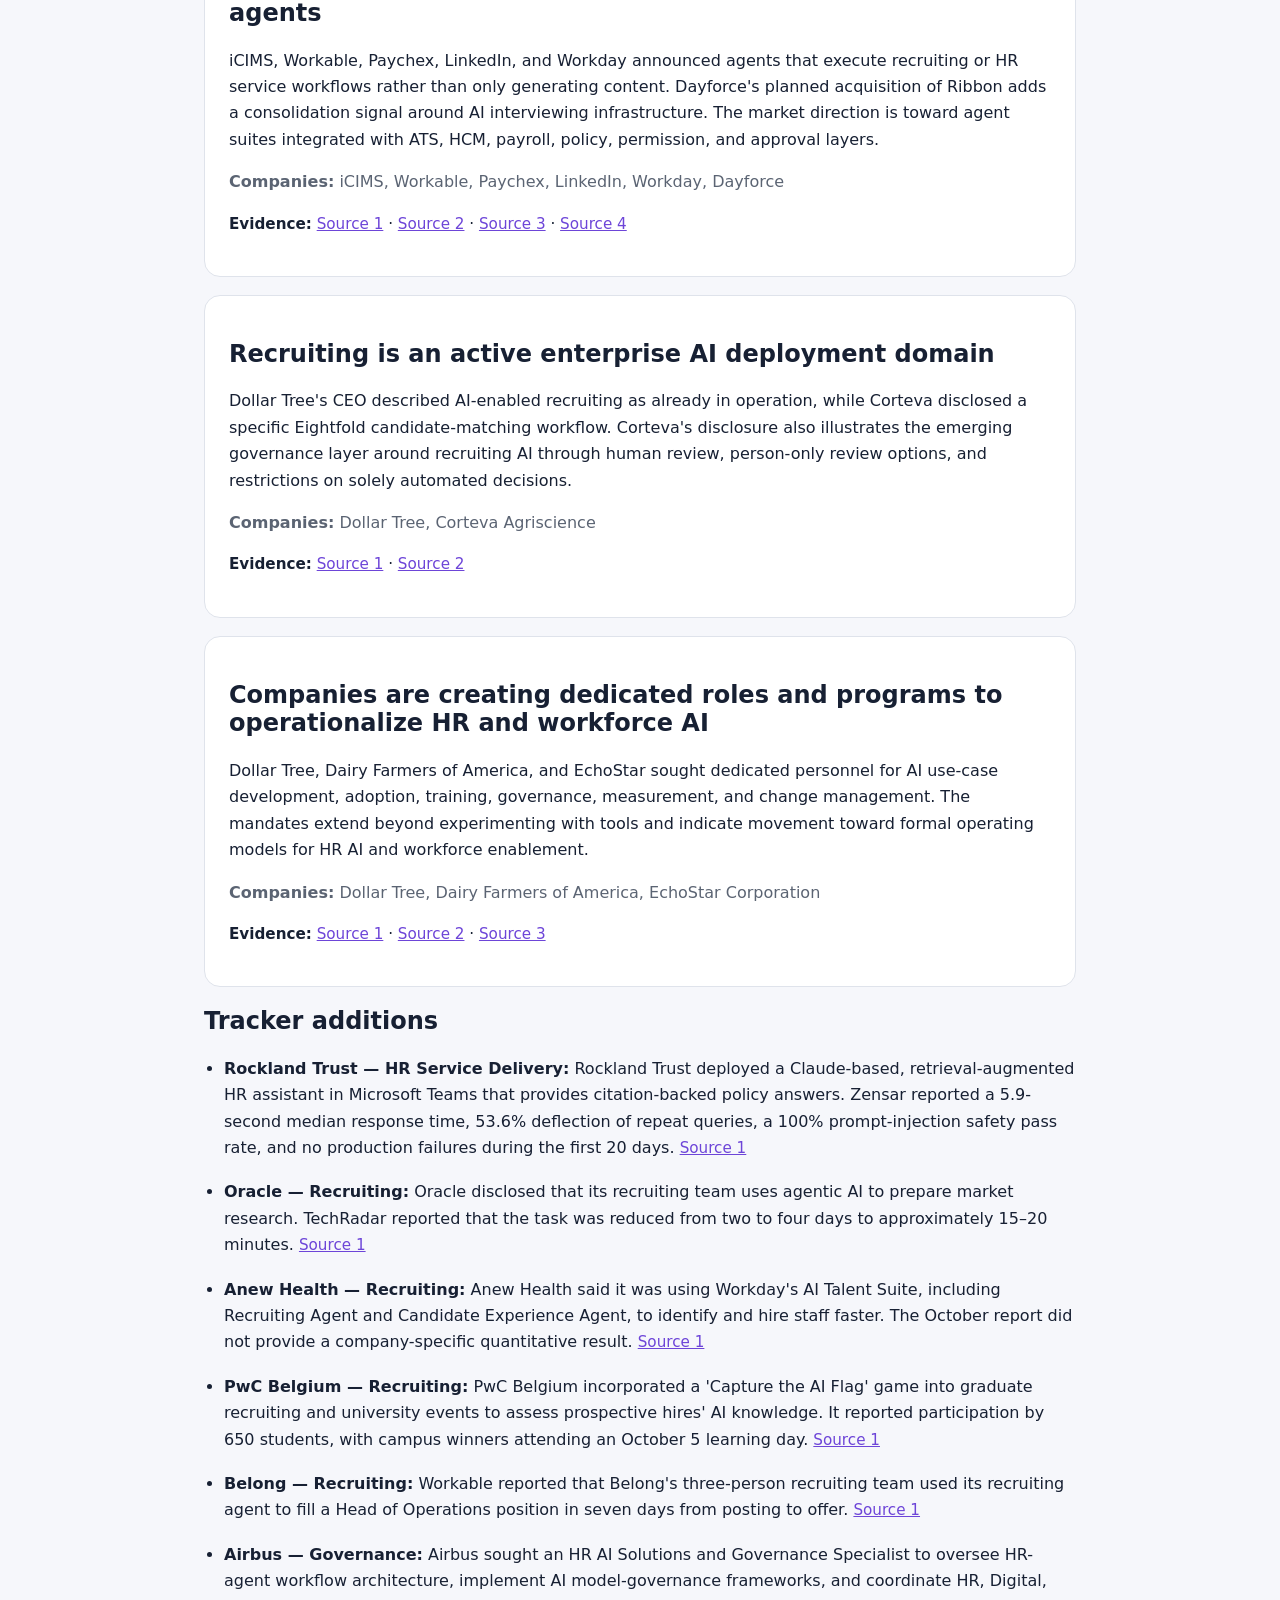
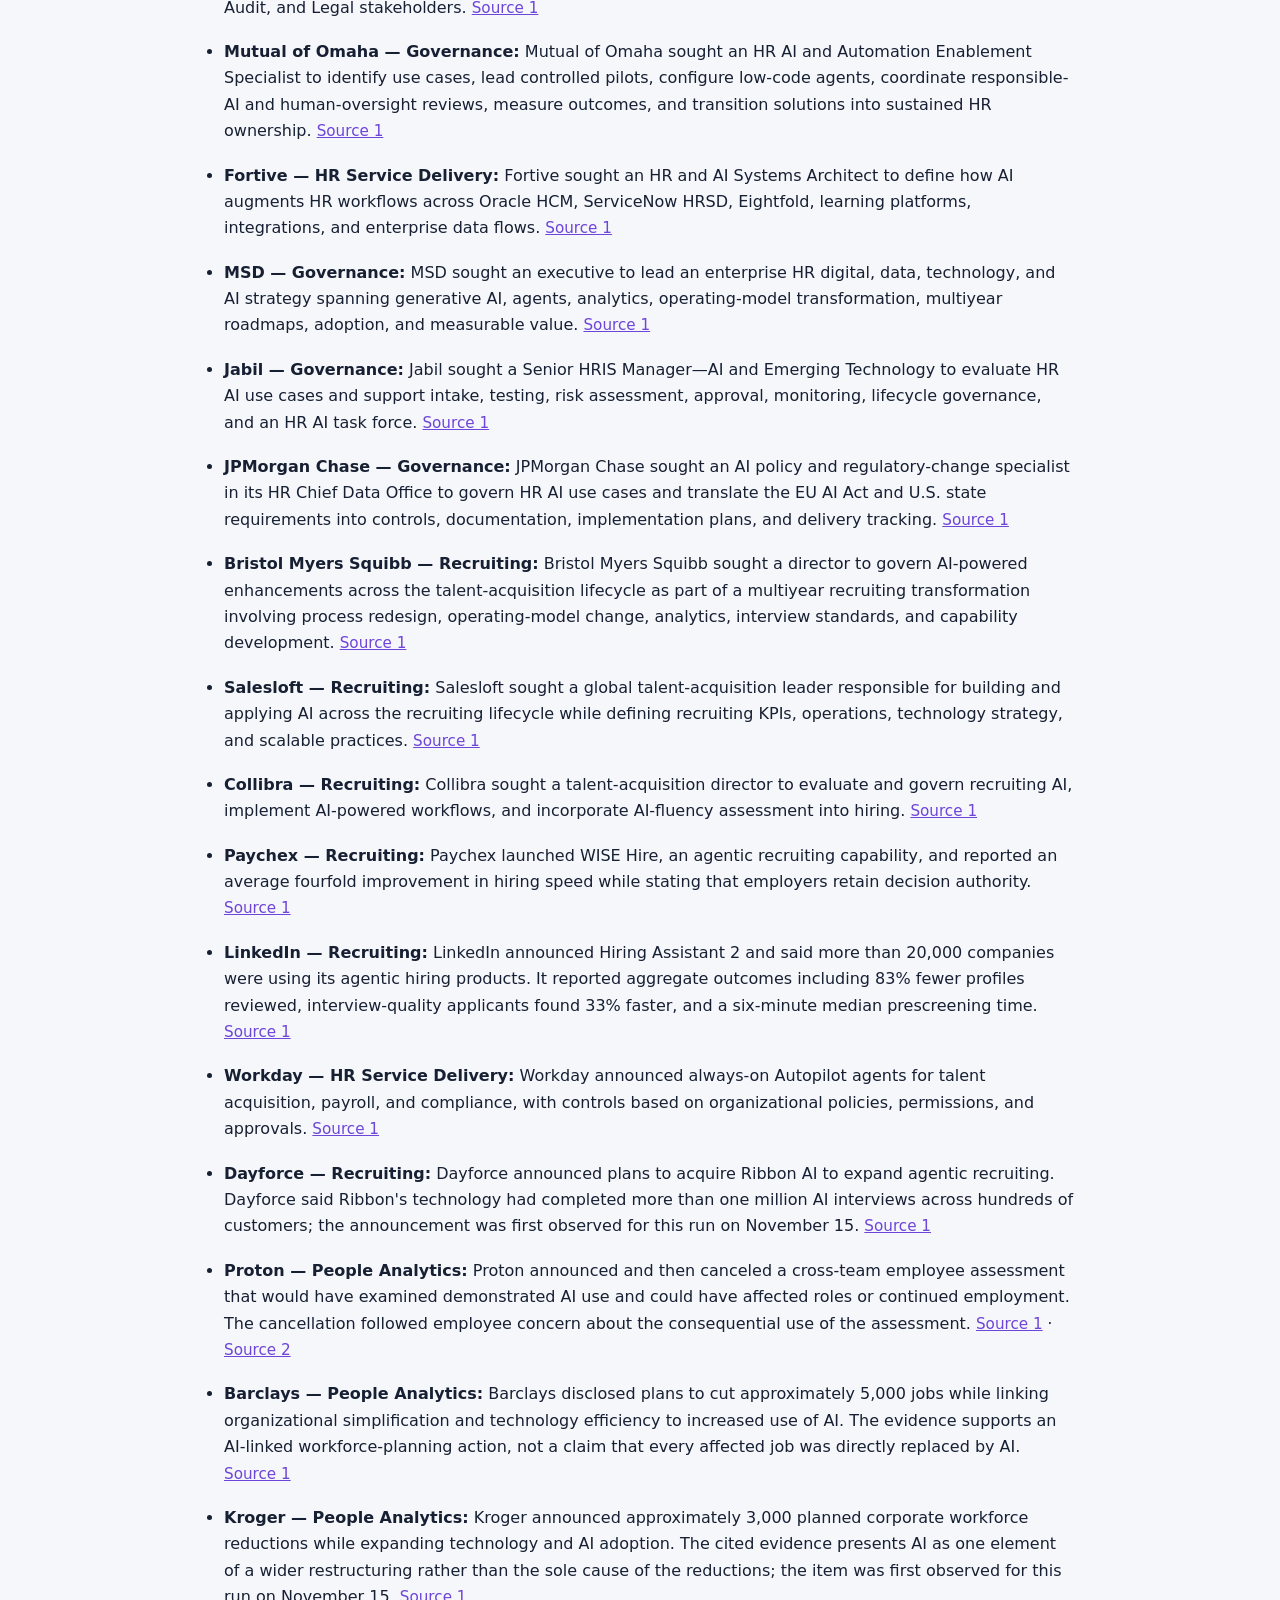
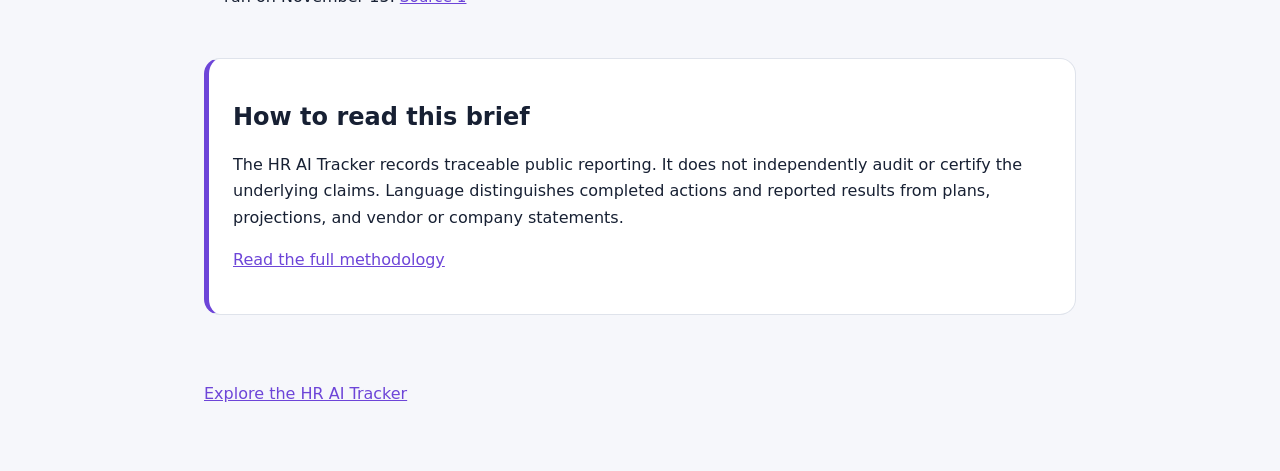
<file: insights/2026-11-15.html>
<!doctype html>
<html lang="en">
<head>
  <meta charset="utf-8">
  <meta name="viewport" content="width=device-width, initial-scale=1">
  <meta name="description" content="Weekly public intelligence on how organizations are adopting AI across HR.">
  <title>Weekly HR &amp; AI Brief — 2026-11-15</title>
  <link rel="stylesheet" href="style.css">
</head>
<body>
  <header class="site-header">
    <a class="brand" href="../">HR AI Tracker</a>
    <a href="index.html">Weekly insights</a>
  </header>
  <main>
    <p class="eyebrow">WEEKLY INTELLIGENCE BRIEF</p>
    <h1>What changed in HR &amp; AI</h1>
    <p class="date">Week ending 2026-11-15</p>
    <p class="lede">A source-linked summary of public reporting on enterprise AI adoption across recruiting, employee services, talent development, people analytics, and governance.</p>
    <div class="metrics" aria-label="Weekly summary">
      <div><strong>9</strong><span>supported patterns</span></div>
      <div><strong>21</strong><span>tracker additions</span></div>
    </div>
    <section>
      <h2 class="section-title">Emerging patterns</h2>
      
        <article class="insight-card">
          <h2>Recruiting agents are the clearest production-scale HR AI category</h2>
          <p>Recruiting AI now spans sourcing, application review, prescreening, scheduling, candidate communication, interview documentation, integrity checks, and identity verification. LinkedIn reported more than 20,000 companies using its agentic hiring products, while Workable reported 1,700 customers, nearly 12,000 jobs, and 1.2 million evaluated applications. Employer examples from CacheFly, Belong, H2 Health, Oracle, Anew Health, and West Monroe indicate that adoption is moving beyond isolated copilots into multi-step workflows. Most performance figures remain vendor-reported or aggregate rather than independently audited.</p>
          <p class="companies"><strong>Companies:</strong> LinkedIn, Workable, West Monroe, Oracle, CacheFly, Belong, H2 Health, Anew Health</p>
          <p class="sources"><strong>Evidence:</strong> <a href="https://news.linkedin.com/2026/hiring-assistant-2?mcid=7412864047022268418" target="_blank" rel="noopener noreferrer">Source 1</a><span aria-hidden="true"> · </span><a href="https://www.globenewswire.com/news-release/2026/11/10/3399926/0/en/workable-reveals-just-0-1-of-candidates-engaging-with-its-ai-recruiting-agent-requested-a-human.html" target="_blank" rel="noopener noreferrer">Source 2</a><span aria-hidden="true"> · </span><a href="https://www.westmonroe.com/west-monroe-applicant-notice-of-artificial-intelligence-use-in-hiring" target="_blank" rel="noopener noreferrer">Source 3</a><span aria-hidden="true"> · </span><a href="https://www.techradar.com/pro/oracle-co-ceo-mike-sicilia-questions-whether-all-of-todays-work-will-be-necessary-going-forward-says-ai-will-give-people-more-time-to-be-human" target="_blank" rel="noopener noreferrer">Source 4</a></p>
        </article>
        <article class="insight-card">
          <h2>Employee-facing HR agents are progressing from FAQ bots to governed service workflows</h2>
          <p>Rockland Trust&#x27;s citation-backed policy assistant, BMO&#x27;s enterprise self-service rollout, and Intermountain Health&#x27;s testing of payroll and self-service agents show a common architecture: retrieval from controlled knowledge, integration with HR systems, existing permissions, workflow execution, and escalation or governance mechanisms. This points toward HR service delivery agents that combine answers with transactions rather than functioning only as general-purpose chatbots.</p>
          <p class="companies"><strong>Companies:</strong> Rockland Trust, BMO, Intermountain Health, Workday</p>
          <p class="sources"><strong>Evidence:</strong> <a href="https://www.zensar.com/insights/case-study/banking-and-financial-services/artificial-intelligence/rockland-trust-ai-powered-hr-assistant-claude?utm_source=openai" target="_blank" rel="noopener noreferrer">Source 1</a><span aria-hidden="true"> · </span><a href="https://www.itpro.com/technology/artificial-intelligence/workday-customers-showcase-how-to-unlock-ai-value" target="_blank" rel="noopener noreferrer">Source 2</a><span aria-hidden="true"> · </span><a href="https://en-gb.newsroom.workday.com/2026-10-13-Workday-Launches-Autopilot-Agents-That-Get-Real-Work-Done-Across-HR%2C-Finance%2C-and-IT?asPDF=1" target="_blank" rel="noopener noreferrer">Source 3</a></p>
        </article>
        <article class="insight-card">
          <h2>HR AI governance is becoming a dedicated operating function</h2>
          <p>Airbus, JPMorgan Chase, Mutual of Omaha, Jabil, Fortive, and MSD advertised roles centered on HR-agent architecture, use-case intake, controlled pilots, regulatory translation, risk assessment, monitoring, and lifecycle management. The cross-industry repetition suggests that governance is moving from periodic legal review into day-to-day HR technology operations.</p>
          <p class="companies"><strong>Companies:</strong> Airbus, JPMorgan Chase, Mutual of Omaha, Jabil, Fortive, MSD</p>
          <p class="sources"><strong>Evidence:</strong> <a href="https://jobs.urbanodx.com/job/hr-ai-solutions-and-governance-specialist-at-airbus-6af56534fc7d34f21c71d0a4?utm_source=openai" target="_blank" rel="noopener noreferrer">Source 1</a><span aria-hidden="true"> · </span><a href="https://jobs.chefscircle.co.uk/jobs/628765982-ai-policy-and-regulatory-change-senior-associate-hr-chief-data-office-at-j-p-morgan?utm_source=openai" target="_blank" rel="noopener noreferrer">Source 2</a><span aria-hidden="true"> · </span><a href="https://jobs.equest.com/jobs/FL/jabil-inc/senior-hris-manager-ai-and-emerging-technology-492245436.html?utm_source=openai" target="_blank" rel="noopener noreferrer">Source 3</a><span aria-hidden="true"> · </span><a href="https://www.caferemote.com/jobs/fortive-hr-ai-systems-architect?utm_source=openai" target="_blank" rel="noopener noreferrer">Source 4</a></p>
        </article>
        <article class="insight-card">
          <h2>The HR-AI operating model is cross-functional and product-like</h2>
          <p>Recent job postings repeatedly position HR AI between HR process owners, IT, data, security, privacy, legal, audit, and compliance. Responsibilities include roadmaps, use-case portfolios, pilots, reusable controls, integrations, adoption measures, and business outcomes. This resembles a product-management and platform-governance model rather than one-time tool implementation or generic employee training.</p>
          <p class="companies"><strong>Companies:</strong> Airbus, MSD, Jabil, Mutual of Omaha</p>
          <p class="sources"><strong>Evidence:</strong> <a href="https://jobs.urbanodx.com/job/hr-ai-solutions-and-governance-specialist-at-airbus-6af56534fc7d34f21c71d0a4?utm_source=openai" target="_blank" rel="noopener noreferrer">Source 1</a><span aria-hidden="true"> · </span><a href="https://jobs.urbanodx.com/job/executive-director-hr-business-partnership-it-solutions-lead-at-msd-6aeb6b6ee6784b0e9b1afce6?utm_source=openai" target="_blank" rel="noopener noreferrer">Source 2</a><span aria-hidden="true"> · </span><a href="https://jobs.equest.com/jobs/FL/jabil-inc/senior-hris-manager-ai-and-emerging-technology-492245436.html?utm_source=openai" target="_blank" rel="noopener noreferrer">Source 3</a><span aria-hidden="true"> · </span><a href="https://www.computerjobs.com/us/en/extjob/HR-AI-AUTOMATION-ENABLEMENT-SPECIALIST-in-Torrance-California-USA-830D944729E65D5926/" target="_blank" rel="noopener noreferrer">Source 4</a></p>
        </article>
        <article class="insight-card">
          <h2>AI fluency is entering selection while implementation skills gain importance</h2>
          <p>PwC Belgium used an AI challenge to assess graduate prospects, and Collibra sought to incorporate AI-fluency assessment into hiring. Workday&#x27;s cross-employer analysis separately found demand shifting from basic prompting toward AI engineering, tool building, and workflow automation. Together, these signals suggest employers increasingly value practical implementation capability rather than generic familiarity with generative AI.</p>
          <p class="companies"><strong>Companies:</strong> PwC Belgium, Collibra, Workday</p>
          <p class="sources"><strong>Evidence:</strong> <a href="https://www.pwc.be/en/fy27/documents/FY26-sustainability-report.pdf" target="_blank" rel="noopener noreferrer">Source 1</a><span aria-hidden="true"> · </span><a href="https://jobs.chefscircle.co.uk/jobs/614466055-director-talent-acquisition-at-collibra" target="_blank" rel="noopener noreferrer">Source 2</a><span aria-hidden="true"> · </span><a href="https://newsroom.workday.com/2026-10-05-Workday-Global-Workforce-Report-AI-Is-Rewriting-Jobs-More-Than-Its-Cutting-Them" target="_blank" rel="noopener noreferrer">Source 3</a></p>
        </article>
        <article class="insight-card">
          <h2>AI is entering workforce planning and performance expectations, but effects are contested</h2>
          <p>Proton&#x27;s proposed and subsequently canceled AI-use assessment shows the sensitivity of tying employment consequences to demonstrated AI adoption. Barclays and Kroger linked major workforce reductions to broader simplification, technology, and AI programs. These cases support a trend of AI influencing performance expectations, job redesign, and selected reductions, but they do not establish that AI is the sole cause of the cuts or that headcount reduction is the dominant enterprise HR use case.</p>
          <p class="companies"><strong>Companies:</strong> Proton, Barclays, Kroger</p>
          <p class="sources"><strong>Evidence:</strong> <a href="https://genedai.me/2026/11/08/proton-ai-interviews-coding-security-trust/" target="_blank" rel="noopener noreferrer">Source 1</a><span aria-hidden="true"> · </span><a href="https://www.tomsguide.com/computing/vpns/proton-to-re-interview-staff-on-ai-use-and-jobs-may-be-on-the-line" target="_blank" rel="noopener noreferrer">Source 2</a><span aria-hidden="true"> · </span><a href="https://apnews.com/article/ai-layoffs-meta-microsoft-barclays-300bd6c2585b4a6996c2ac553d870055" target="_blank" rel="noopener noreferrer">Source 3</a></p>
        </article>
        <article class="insight-card">
          <h2>HR technology vendors are consolidating around multi-step agents</h2>
          <p>iCIMS, Workable, Paychex, LinkedIn, and Workday announced agents that execute recruiting or HR service workflows rather than only generating content. Dayforce&#x27;s planned acquisition of Ribbon adds a consolidation signal around AI interviewing infrastructure. The market direction is toward agent suites integrated with ATS, HCM, payroll, policy, permission, and approval layers.</p>
          <p class="companies"><strong>Companies:</strong> iCIMS, Workable, Paychex, LinkedIn, Workday, Dayforce</p>
          <p class="sources"><strong>Evidence:</strong> <a href="https://www.prnewswire.com/news-releases/icims-debuts-its-vision-for-the-future-of-hiring-the-intelligent-hiring-platform-302865673.html" target="_blank" rel="noopener noreferrer">Source 1</a><span aria-hidden="true"> · </span><a href="https://www.globenewswire.com/de/news-release/2026/09/23/3367408/0/en/paychex-introduces-agentic-ai-recruiting-capabilities-through-wise-hire.html?utm_source=openai" target="_blank" rel="noopener noreferrer">Source 2</a><span aria-hidden="true"> · </span><a href="https://en-gb.newsroom.workday.com/2026-10-13-Workday-Launches-Autopilot-Agents-That-Get-Real-Work-Done-Across-HR%2C-Finance%2C-and-IT?asPDF=1" target="_blank" rel="noopener noreferrer">Source 3</a><span aria-hidden="true"> · </span><a href="https://www.dayforce.com/who-we-are/newsroom/dayforce-to-acquire-ribbon-ai-inc-to-advance-agentic-recruiting" target="_blank" rel="noopener noreferrer">Source 4</a></p>
        </article>
        <article class="insight-card">
          <h2>Recruiting is an active enterprise AI deployment domain</h2>
          <p>Dollar Tree&#x27;s CEO described AI-enabled recruiting as already in operation, while Corteva disclosed a specific Eightfold candidate-matching workflow. Corteva&#x27;s disclosure also illustrates the emerging governance layer around recruiting AI through human review, person-only review options, and restrictions on solely automated decisions.</p>
          <p class="companies"><strong>Companies:</strong> Dollar Tree, Corteva Agriscience</p>
          <p class="sources"><strong>Evidence:</strong> <a href="https://stockanalysis.com/stocks/dltr/transcripts/660106-agm-2026/" target="_blank" rel="noopener noreferrer">Source 1</a><span aria-hidden="true"> · </span><a href="https://apply.corteva.com/careers/job/893397778250?domain=corteva.com&amp;elementor-preview=7884&amp;ver=1723117851" target="_blank" rel="noopener noreferrer">Source 2</a></p>
        </article>
        <article class="insight-card">
          <h2>Companies are creating dedicated roles and programs to operationalize HR and workforce AI</h2>
          <p>Dollar Tree, Dairy Farmers of America, and EchoStar sought dedicated personnel for AI use-case development, adoption, training, governance, measurement, and change management. The mandates extend beyond experimenting with tools and indicate movement toward formal operating models for HR AI and workforce enablement.</p>
          <p class="companies"><strong>Companies:</strong> Dollar Tree, Dairy Farmers of America, EchoStar Corporation</p>
          <p class="sources"><strong>Evidence:</strong> <a href="https://www.linkedin.com/jobs/view/senior-business-intelligence-analyst-%E2%80%93-people-analytics-ai-transformation-contract-at-dollar-tree-stores-4458025176?utm_source=openai" target="_blank" rel="noopener noreferrer">Source 1</a><span aria-hidden="true"> · </span><a href="https://www.linkedin.com/jobs/view/emerging-technology-enablement-lead-at-dairy-farmers-of-america-4438842063?utm_source=openai" target="_blank" rel="noopener noreferrer">Source 2</a><span aria-hidden="true"> · </span><a href="https://www.builtincolorado.com/job/ai-business-partner/10468943?utm_source=openai" target="_blank" rel="noopener noreferrer">Source 3</a></p>
        </article>
    </section>
    
        <section>
          <h2>Tracker additions</h2>
          <ul class="improvements"><li><strong>Rockland Trust — HR Service Delivery:</strong> Rockland Trust deployed a Claude-based, retrieval-augmented HR assistant in Microsoft Teams that provides citation-backed policy answers. Zensar reported a 5.9-second median response time, 53.6% deflection of repeat queries, a 100% prompt-injection safety pass rate, and no production failures during the first 20 days. <span class="sources"><a href="https://www.zensar.com/insights/case-study/banking-and-financial-services/artificial-intelligence/rockland-trust-ai-powered-hr-assistant-claude?utm_source=openai" target="_blank" rel="noopener noreferrer">Source 1</a></span></li><li><strong>Oracle — Recruiting:</strong> Oracle disclosed that its recruiting team uses agentic AI to prepare market research. TechRadar reported that the task was reduced from two to four days to approximately 15–20 minutes. <span class="sources"><a href="https://www.techradar.com/pro/oracle-co-ceo-mike-sicilia-questions-whether-all-of-todays-work-will-be-necessary-going-forward-says-ai-will-give-people-more-time-to-be-human" target="_blank" rel="noopener noreferrer">Source 1</a></span></li><li><strong>Anew Health — Recruiting:</strong> Anew Health said it was using Workday&#x27;s AI Talent Suite, including Recruiting Agent and Candidate Experience Agent, to identify and hire staff faster. The October report did not provide a company-specific quantitative result. <span class="sources"><a href="https://www.itpro.com/technology/artificial-intelligence/workday-is-moving-like-a-start-up-to-compete-in-the-ai-era" target="_blank" rel="noopener noreferrer">Source 1</a></span></li><li><strong>PwC Belgium — Recruiting:</strong> PwC Belgium incorporated a &#x27;Capture the AI Flag&#x27; game into graduate recruiting and university events to assess prospective hires&#x27; AI knowledge. It reported participation by 650 students, with campus winners attending an October 5 learning day. <span class="sources"><a href="https://www.pwc.be/en/fy27/documents/FY26-sustainability-report.pdf" target="_blank" rel="noopener noreferrer">Source 1</a></span></li><li><strong>Belong — Recruiting:</strong> Workable reported that Belong&#x27;s three-person recruiting team used its recruiting agent to fill a Head of Operations position in seven days from posting to offer. <span class="sources"><a href="https://www.globenewswire.com/news-release/2026/11/10/3399926/0/en/workable-reveals-just-0-1-of-candidates-engaging-with-its-ai-recruiting-agent-requested-a-human.html" target="_blank" rel="noopener noreferrer">Source 1</a></span></li><li><strong>Airbus — Governance:</strong> Airbus sought an HR AI Solutions and Governance Specialist to oversee HR-agent workflow architecture, implement AI model-governance frameworks, and coordinate HR, Digital, Audit, and Legal stakeholders. <span class="sources"><a href="https://jobs.urbanodx.com/job/hr-ai-solutions-and-governance-specialist-at-airbus-6af56534fc7d34f21c71d0a4?utm_source=openai" target="_blank" rel="noopener noreferrer">Source 1</a></span></li><li><strong>Mutual of Omaha — Governance:</strong> Mutual of Omaha sought an HR AI and Automation Enablement Specialist to identify use cases, lead controlled pilots, configure low-code agents, coordinate responsible-AI and human-oversight reviews, measure outcomes, and transition solutions into sustained HR ownership. <span class="sources"><a href="https://www.computerjobs.com/us/en/extjob/HR-AI-AUTOMATION-ENABLEMENT-SPECIALIST-in-Torrance-California-USA-830D944729E65D5926/" target="_blank" rel="noopener noreferrer">Source 1</a></span></li><li><strong>Fortive — HR Service Delivery:</strong> Fortive sought an HR and AI Systems Architect to define how AI augments HR workflows across Oracle HCM, ServiceNow HRSD, Eightfold, learning platforms, integrations, and enterprise data flows. <span class="sources"><a href="https://www.caferemote.com/jobs/fortive-hr-ai-systems-architect?utm_source=openai" target="_blank" rel="noopener noreferrer">Source 1</a></span></li><li><strong>MSD — Governance:</strong> MSD sought an executive to lead an enterprise HR digital, data, technology, and AI strategy spanning generative AI, agents, analytics, operating-model transformation, multiyear roadmaps, adoption, and measurable value. <span class="sources"><a href="https://jobs.urbanodx.com/job/executive-director-hr-business-partnership-it-solutions-lead-at-msd-6aeb6b6ee6784b0e9b1afce6?utm_source=openai" target="_blank" rel="noopener noreferrer">Source 1</a></span></li><li><strong>Jabil — Governance:</strong> Jabil sought a Senior HRIS Manager—AI and Emerging Technology to evaluate HR AI use cases and support intake, testing, risk assessment, approval, monitoring, lifecycle governance, and an HR AI task force. <span class="sources"><a href="https://jobs.equest.com/jobs/FL/jabil-inc/senior-hris-manager-ai-and-emerging-technology-492245436.html?utm_source=openai" target="_blank" rel="noopener noreferrer">Source 1</a></span></li><li><strong>JPMorgan Chase — Governance:</strong> JPMorgan Chase sought an AI policy and regulatory-change specialist in its HR Chief Data Office to govern HR AI use cases and translate the EU AI Act and U.S. state requirements into controls, documentation, implementation plans, and delivery tracking. <span class="sources"><a href="https://jobs.chefscircle.co.uk/jobs/628765982-ai-policy-and-regulatory-change-senior-associate-hr-chief-data-office-at-j-p-morgan?utm_source=openai" target="_blank" rel="noopener noreferrer">Source 1</a></span></li><li><strong>Bristol Myers Squibb — Recruiting:</strong> Bristol Myers Squibb sought a director to govern AI-powered enhancements across the talent-acquisition lifecycle as part of a multiyear recruiting transformation involving process redesign, operating-model change, analytics, interview standards, and capability development. <span class="sources"><a href="https://jobs.equest.com/jobs/NJ/bms/director-talent-acquisition-innovation-487473342.html" target="_blank" rel="noopener noreferrer">Source 1</a></span></li><li><strong>Salesloft — Recruiting:</strong> Salesloft sought a global talent-acquisition leader responsible for building and applying AI across the recruiting lifecycle while defining recruiting KPIs, operations, technology strategy, and scalable practices. <span class="sources"><a href="https://www.choppingblock.ai/jobs/senior-director-talent-acquisition-at-salesloft" target="_blank" rel="noopener noreferrer">Source 1</a></span></li><li><strong>Collibra — Recruiting:</strong> Collibra sought a talent-acquisition director to evaluate and govern recruiting AI, implement AI-powered workflows, and incorporate AI-fluency assessment into hiring. <span class="sources"><a href="https://jobs.chefscircle.co.uk/jobs/614466055-director-talent-acquisition-at-collibra" target="_blank" rel="noopener noreferrer">Source 1</a></span></li><li><strong>Paychex — Recruiting:</strong> Paychex launched WISE Hire, an agentic recruiting capability, and reported an average fourfold improvement in hiring speed while stating that employers retain decision authority. <span class="sources"><a href="https://www.globenewswire.com/de/news-release/2026/09/23/3367408/0/en/paychex-introduces-agentic-ai-recruiting-capabilities-through-wise-hire.html?utm_source=openai" target="_blank" rel="noopener noreferrer">Source 1</a></span></li><li><strong>LinkedIn — Recruiting:</strong> LinkedIn announced Hiring Assistant 2 and said more than 20,000 companies were using its agentic hiring products. It reported aggregate outcomes including 83% fewer profiles reviewed, interview-quality applicants found 33% faster, and a six-minute median prescreening time. <span class="sources"><a href="https://news.linkedin.com/2026/hiring-assistant-2?mcid=7412864047022268418" target="_blank" rel="noopener noreferrer">Source 1</a></span></li><li><strong>Workday — HR Service Delivery:</strong> Workday announced always-on Autopilot agents for talent acquisition, payroll, and compliance, with controls based on organizational policies, permissions, and approvals. <span class="sources"><a href="https://en-gb.newsroom.workday.com/2026-10-13-Workday-Launches-Autopilot-Agents-That-Get-Real-Work-Done-Across-HR%2C-Finance%2C-and-IT?asPDF=1" target="_blank" rel="noopener noreferrer">Source 1</a></span></li><li><strong>Dayforce — Recruiting:</strong> Dayforce announced plans to acquire Ribbon AI to expand agentic recruiting. Dayforce said Ribbon&#x27;s technology had completed more than one million AI interviews across hundreds of customers; the announcement was first observed for this run on November 15. <span class="sources"><a href="https://www.dayforce.com/who-we-are/newsroom/dayforce-to-acquire-ribbon-ai-inc-to-advance-agentic-recruiting" target="_blank" rel="noopener noreferrer">Source 1</a></span></li><li><strong>Proton — People Analytics:</strong> Proton announced and then canceled a cross-team employee assessment that would have examined demonstrated AI use and could have affected roles or continued employment. The cancellation followed employee concern about the consequential use of the assessment. <span class="sources"><a href="https://genedai.me/2026/11/08/proton-ai-interviews-coding-security-trust/" target="_blank" rel="noopener noreferrer">Source 1</a><span aria-hidden="true"> · </span><a href="https://www.tomsguide.com/computing/vpns/proton-to-re-interview-staff-on-ai-use-and-jobs-may-be-on-the-line" target="_blank" rel="noopener noreferrer">Source 2</a></span></li><li><strong>Barclays — People Analytics:</strong> Barclays disclosed plans to cut approximately 5,000 jobs while linking organizational simplification and technology efficiency to increased use of AI. The evidence supports an AI-linked workforce-planning action, not a claim that every affected job was directly replaced by AI. <span class="sources"><a href="https://apnews.com/article/ai-layoffs-meta-microsoft-barclays-300bd6c2585b4a6996c2ac553d870055" target="_blank" rel="noopener noreferrer">Source 1</a></span></li><li><strong>Kroger — People Analytics:</strong> Kroger announced approximately 3,000 planned corporate workforce reductions while expanding technology and AI adoption. The cited evidence presents AI as one element of a wider restructuring rather than the sole cause of the reductions; the item was first observed for this run on November 15. <span class="sources"><a href="https://apnews.com/article/ai-layoffs-meta-microsoft-barclays-300bd6c2585b4a6996c2ac553d870055" target="_blank" rel="noopener noreferrer">Source 1</a></span></li></ul>
        </section>
    <aside class="methodology">
      <h2>How to read this brief</h2>
      <p>The HR AI Tracker records traceable public reporting. It does not independently audit or certify the underlying claims. Language distinguishes completed actions and reported results from plans, projections, and vendor or company statements.</p>
      <p><a href="../#methodology">Read the full methodology</a></p>
    </aside>
  </main>
  <footer><a href="../">Explore the HR AI Tracker</a></footer>
</body>
</html>
</file>
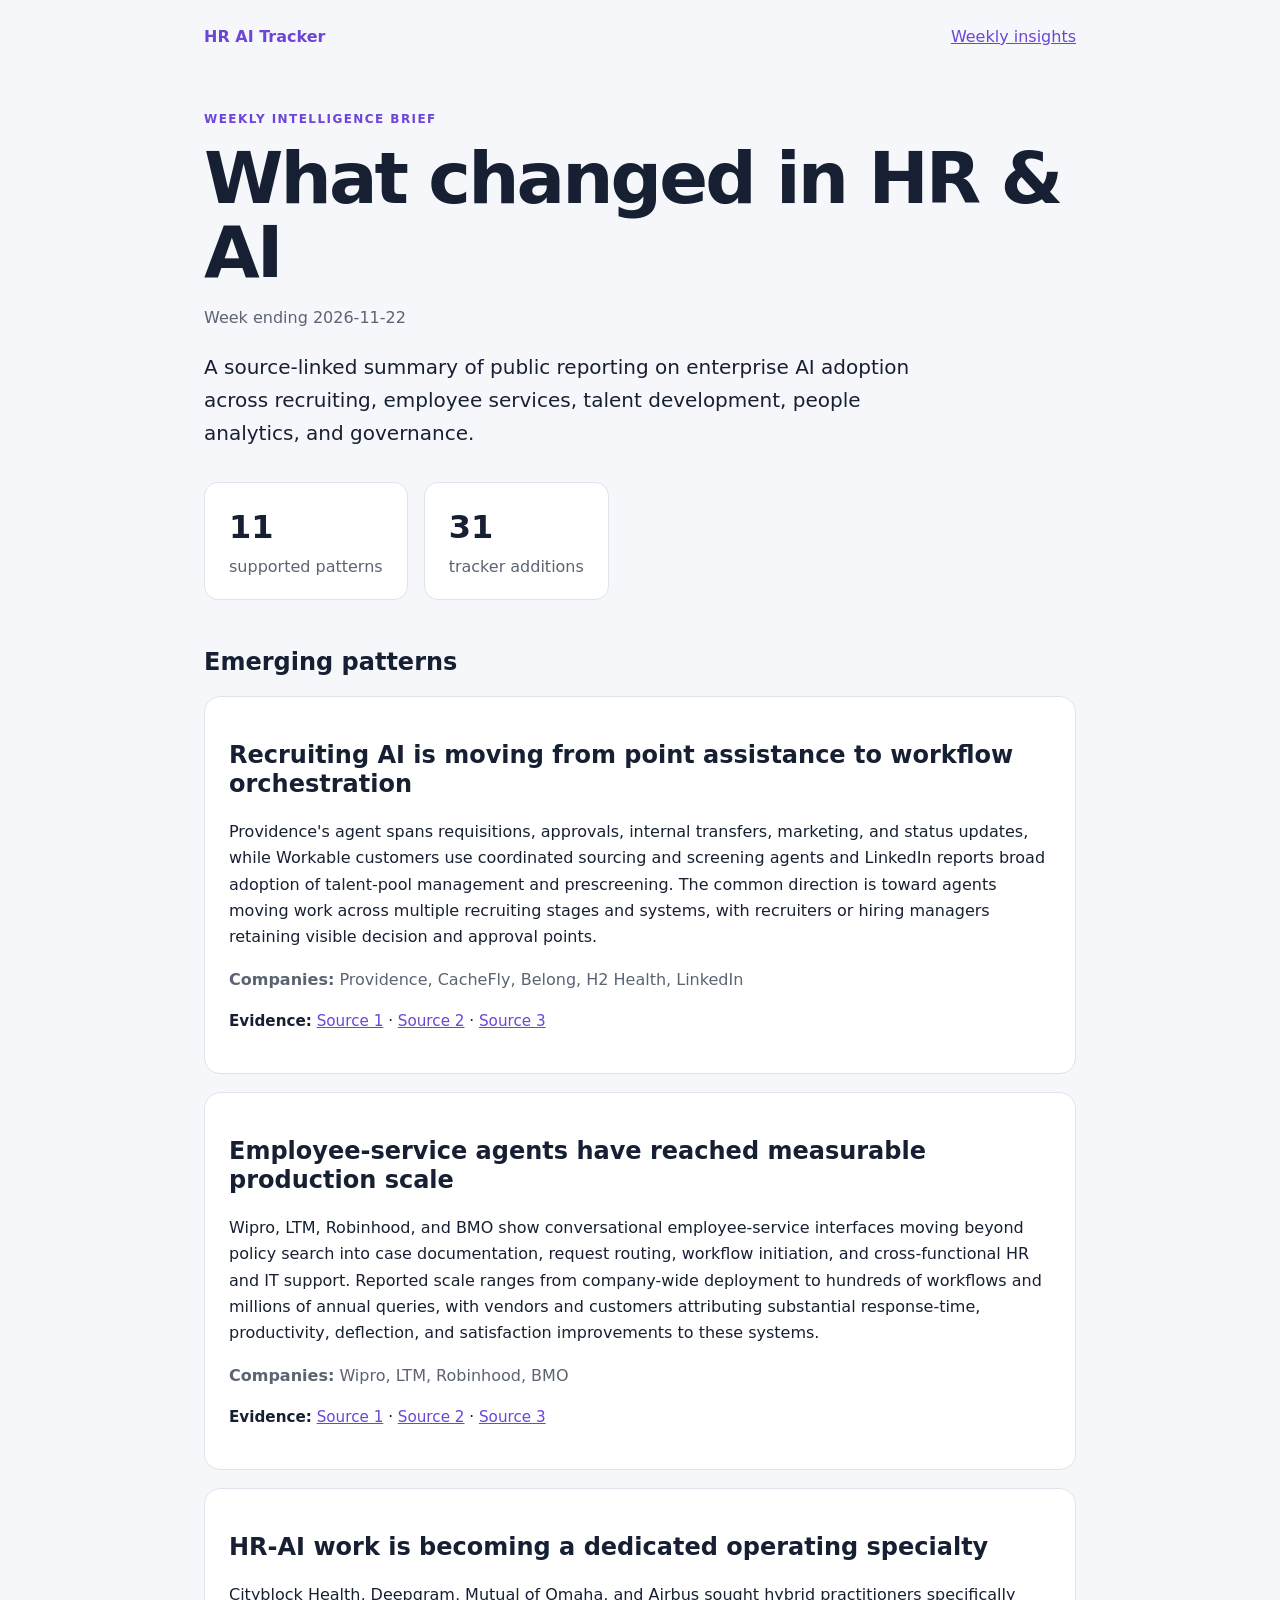
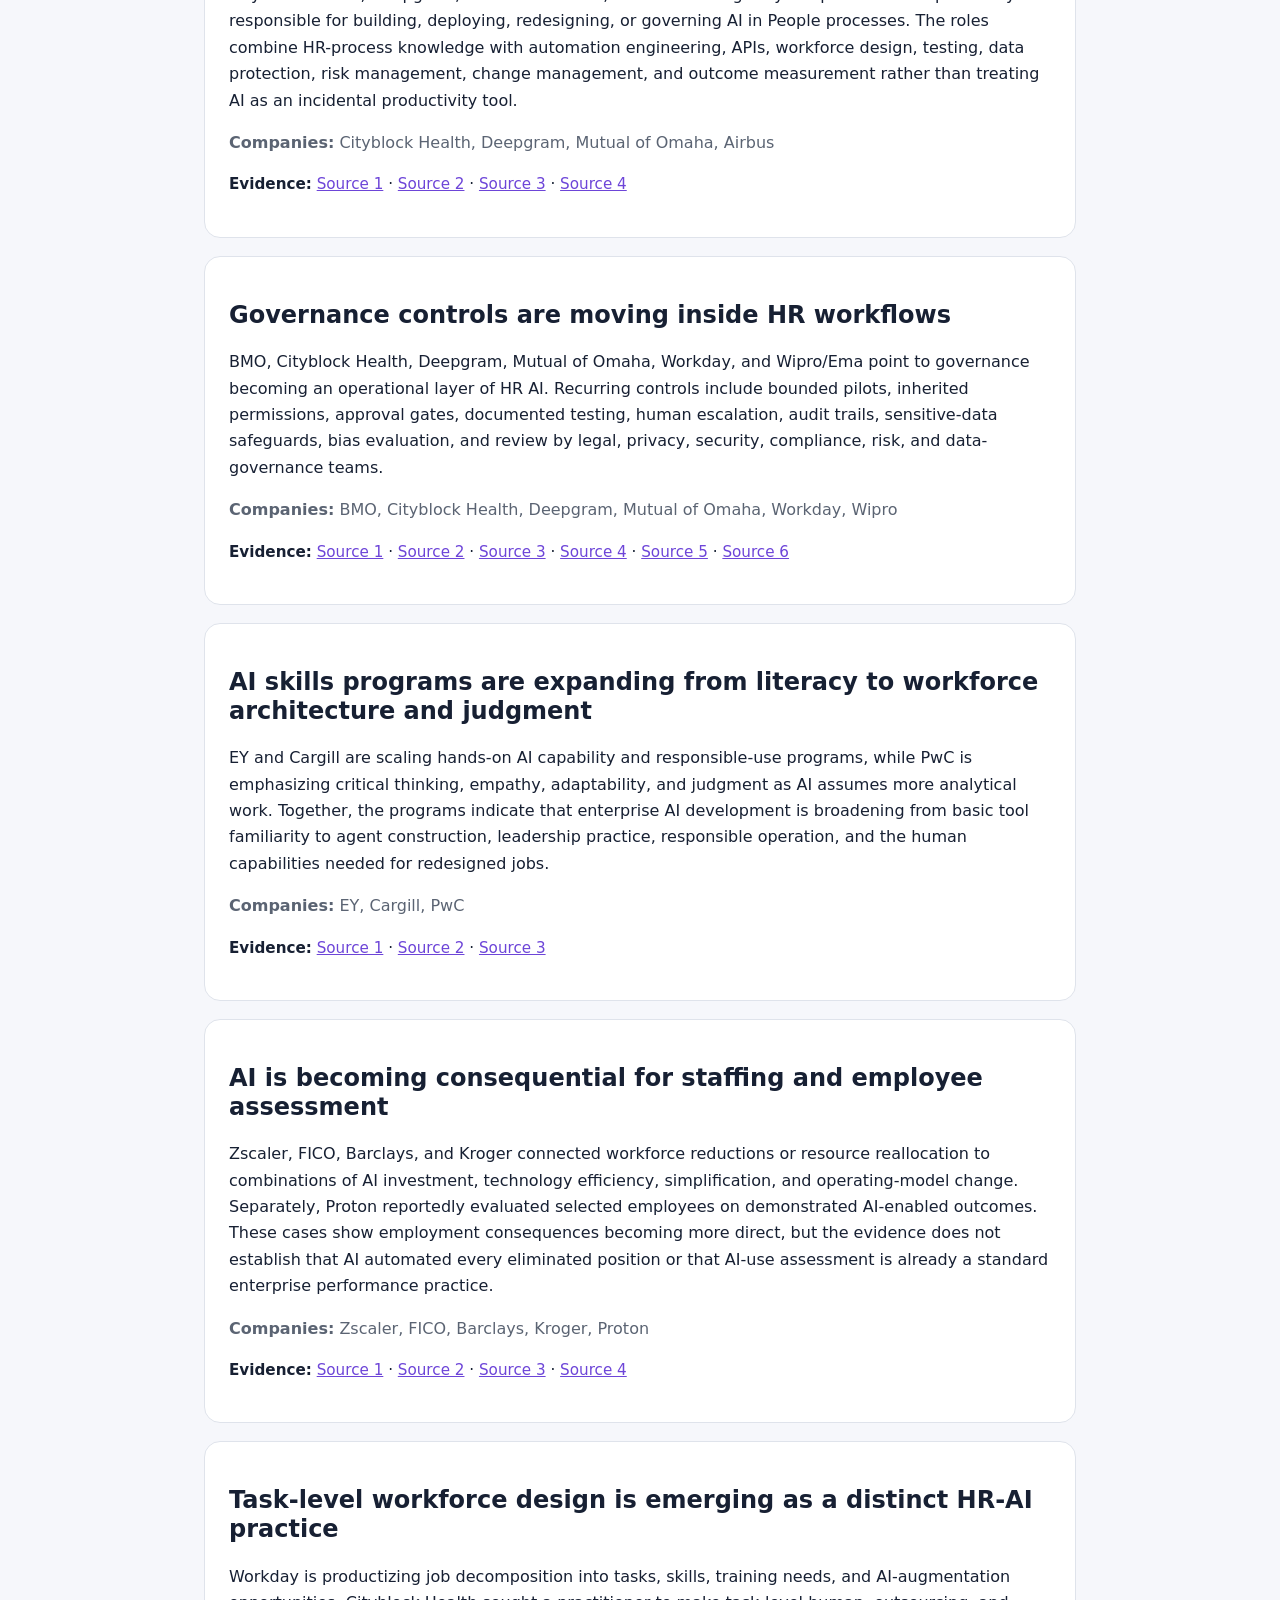
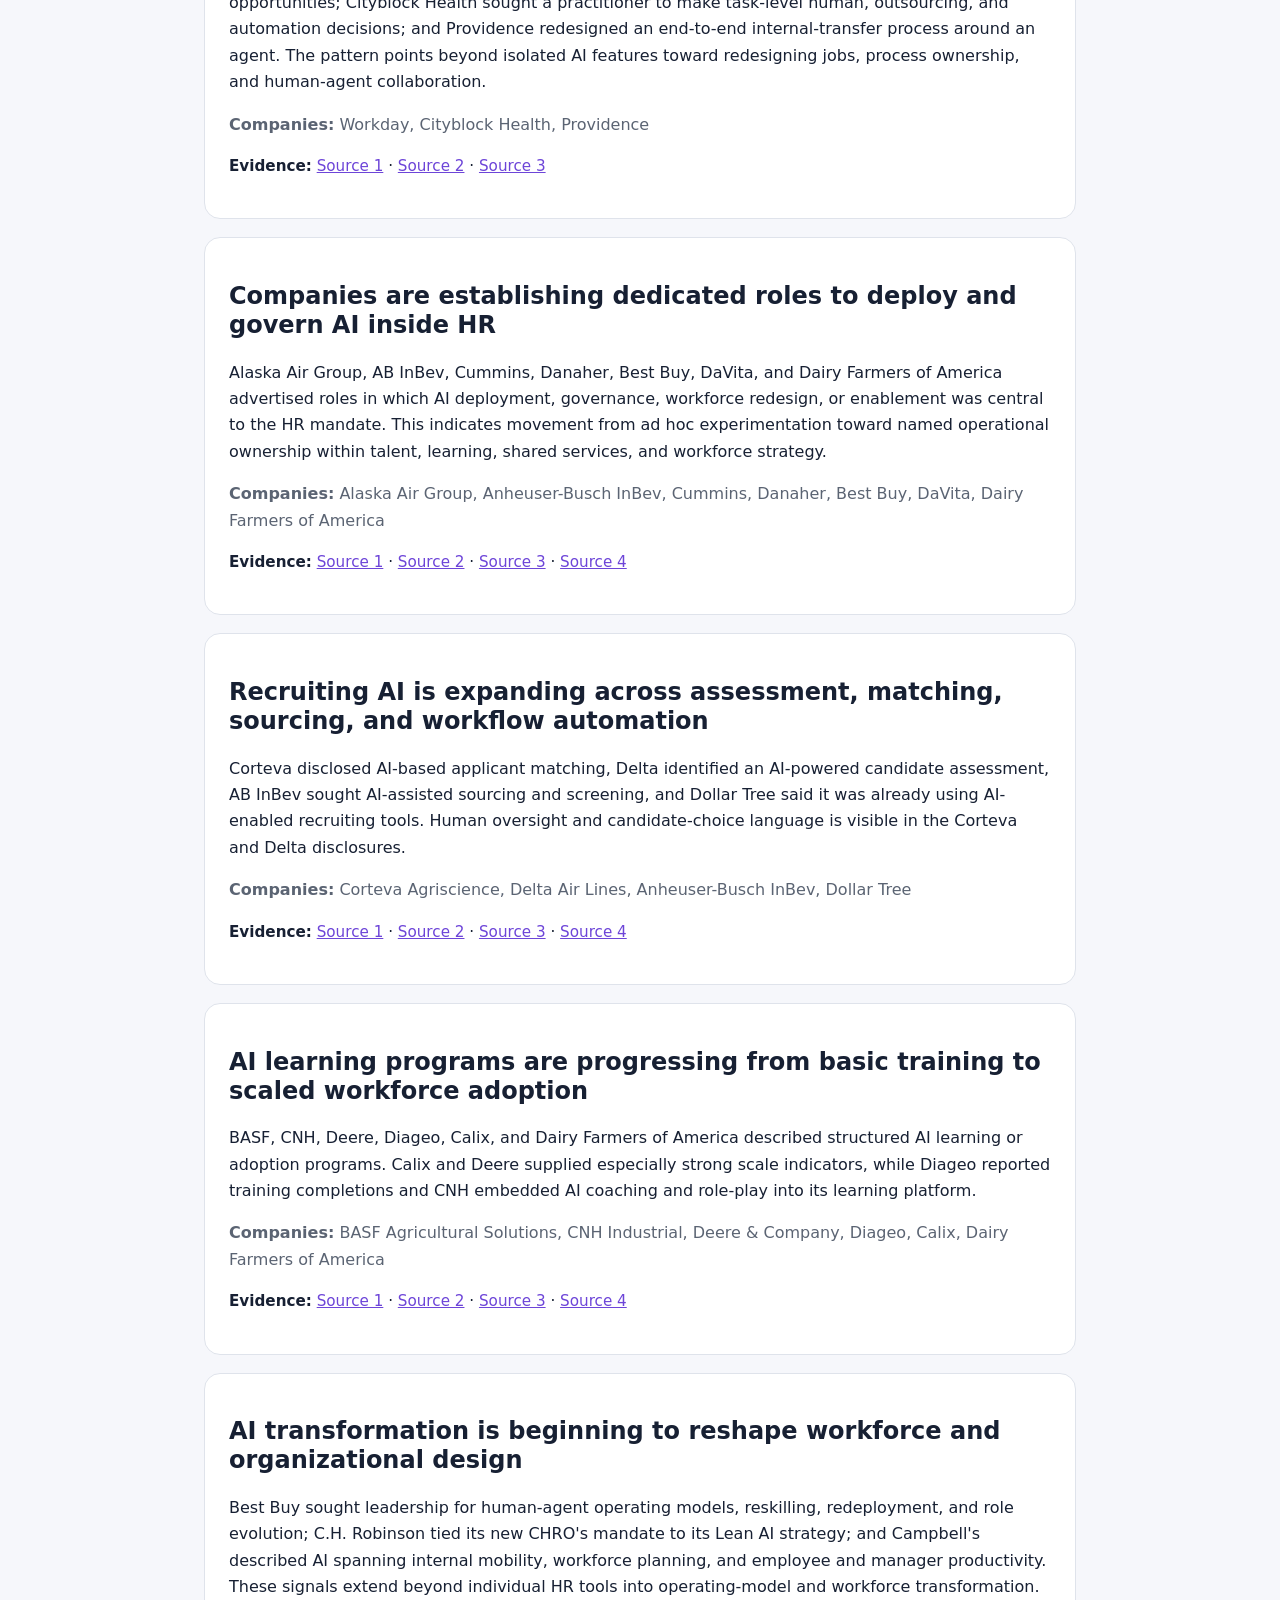
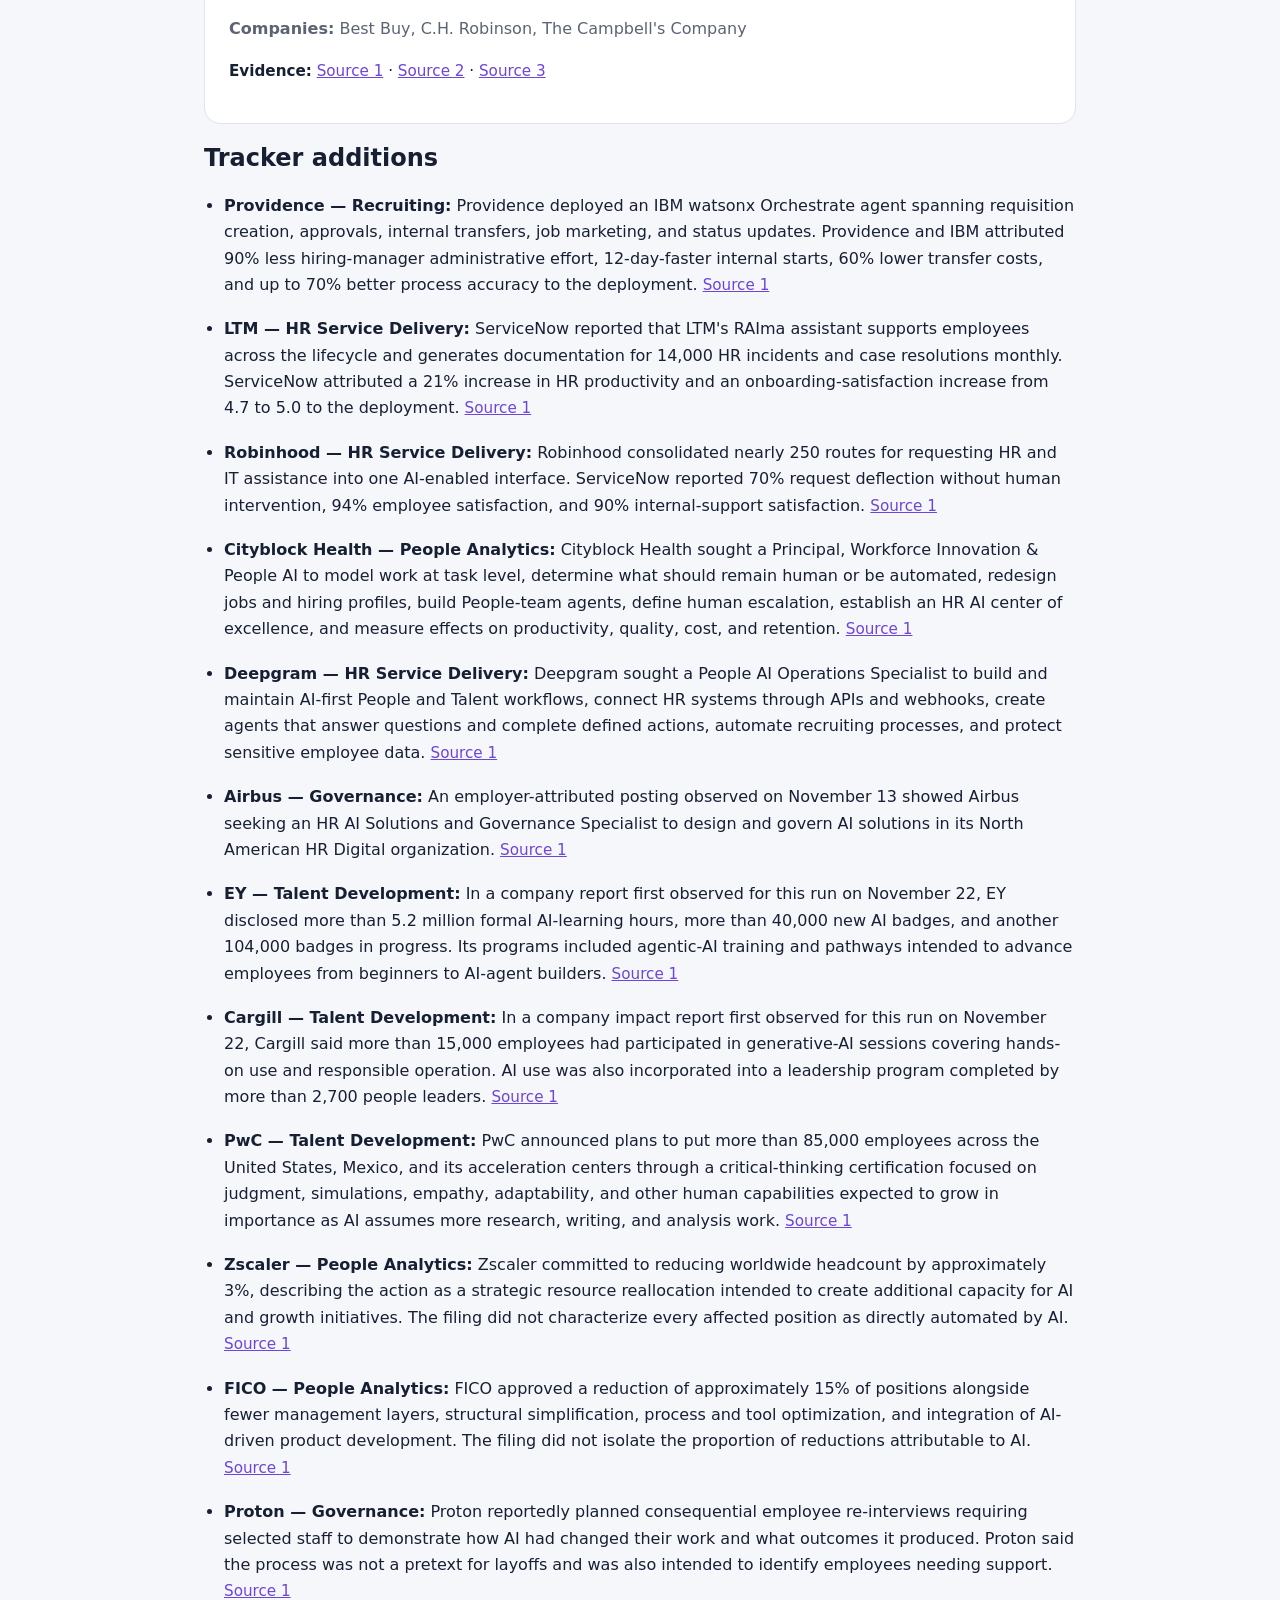
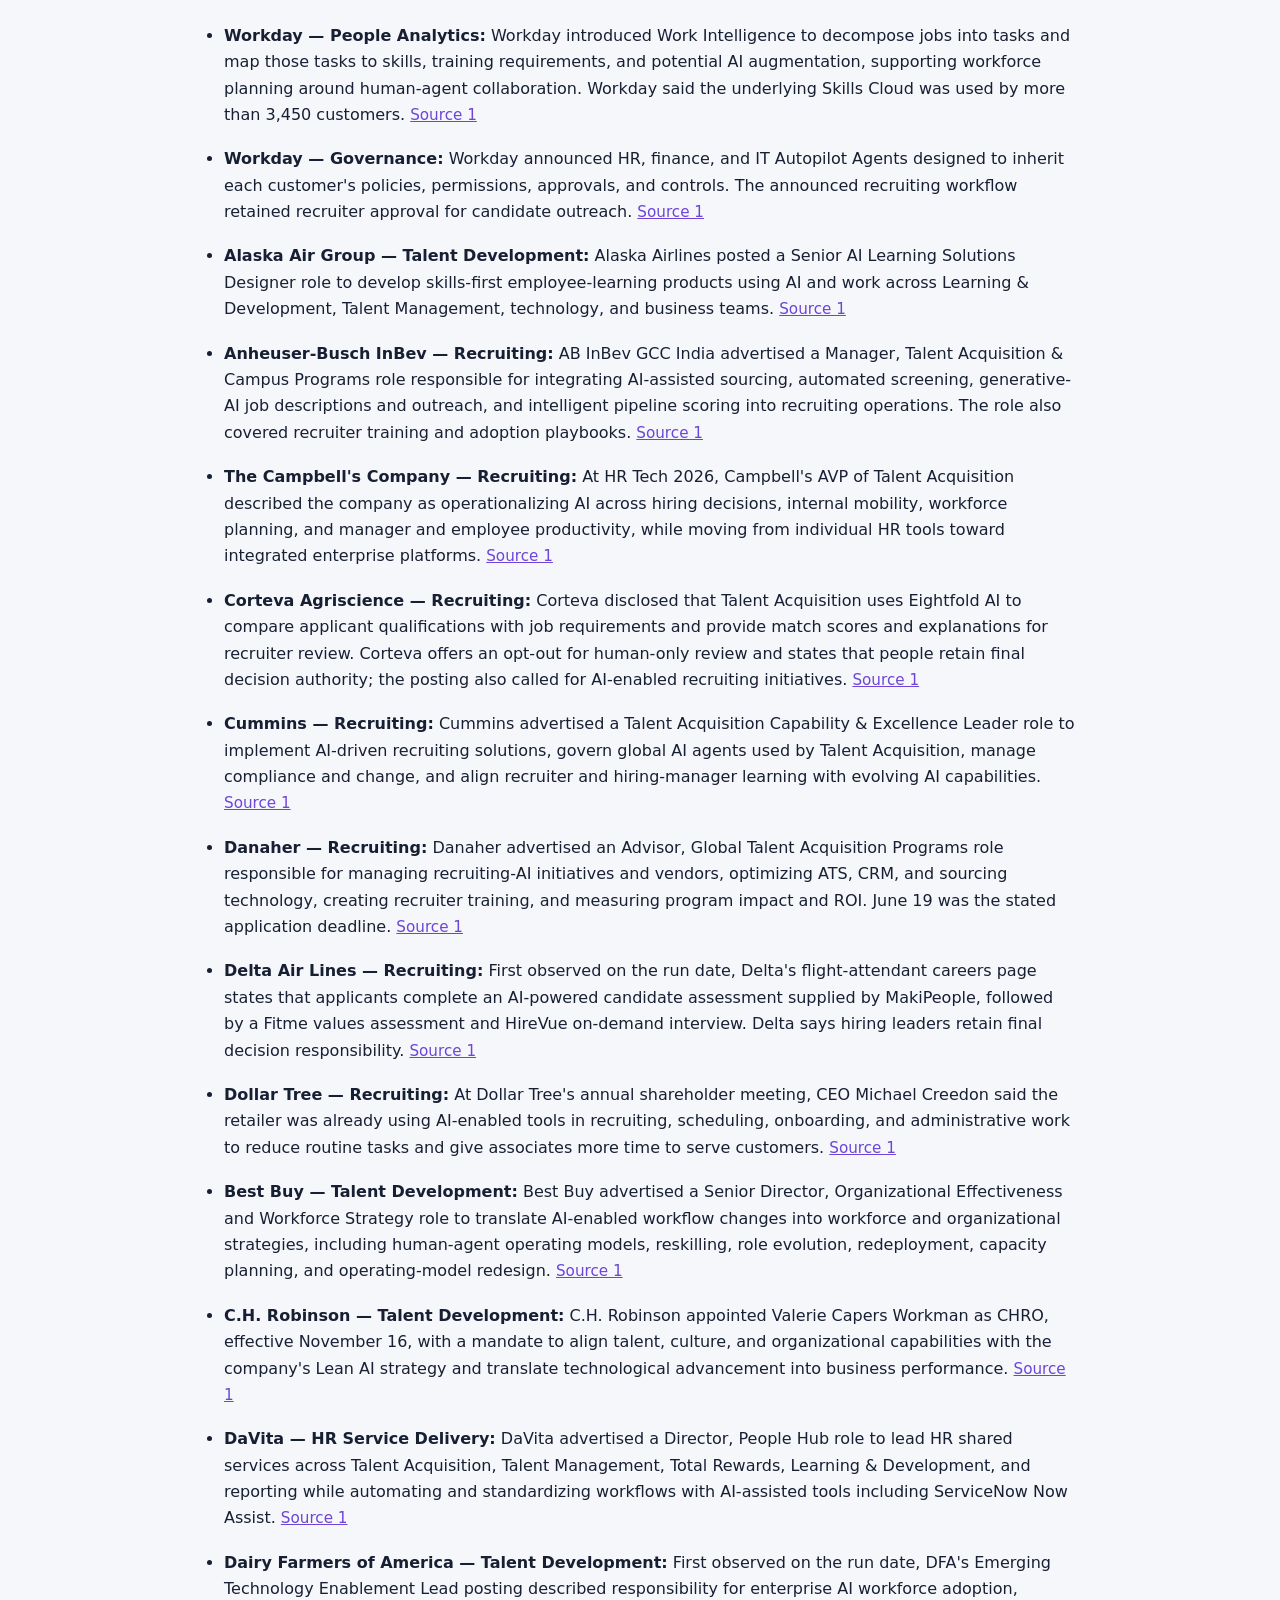
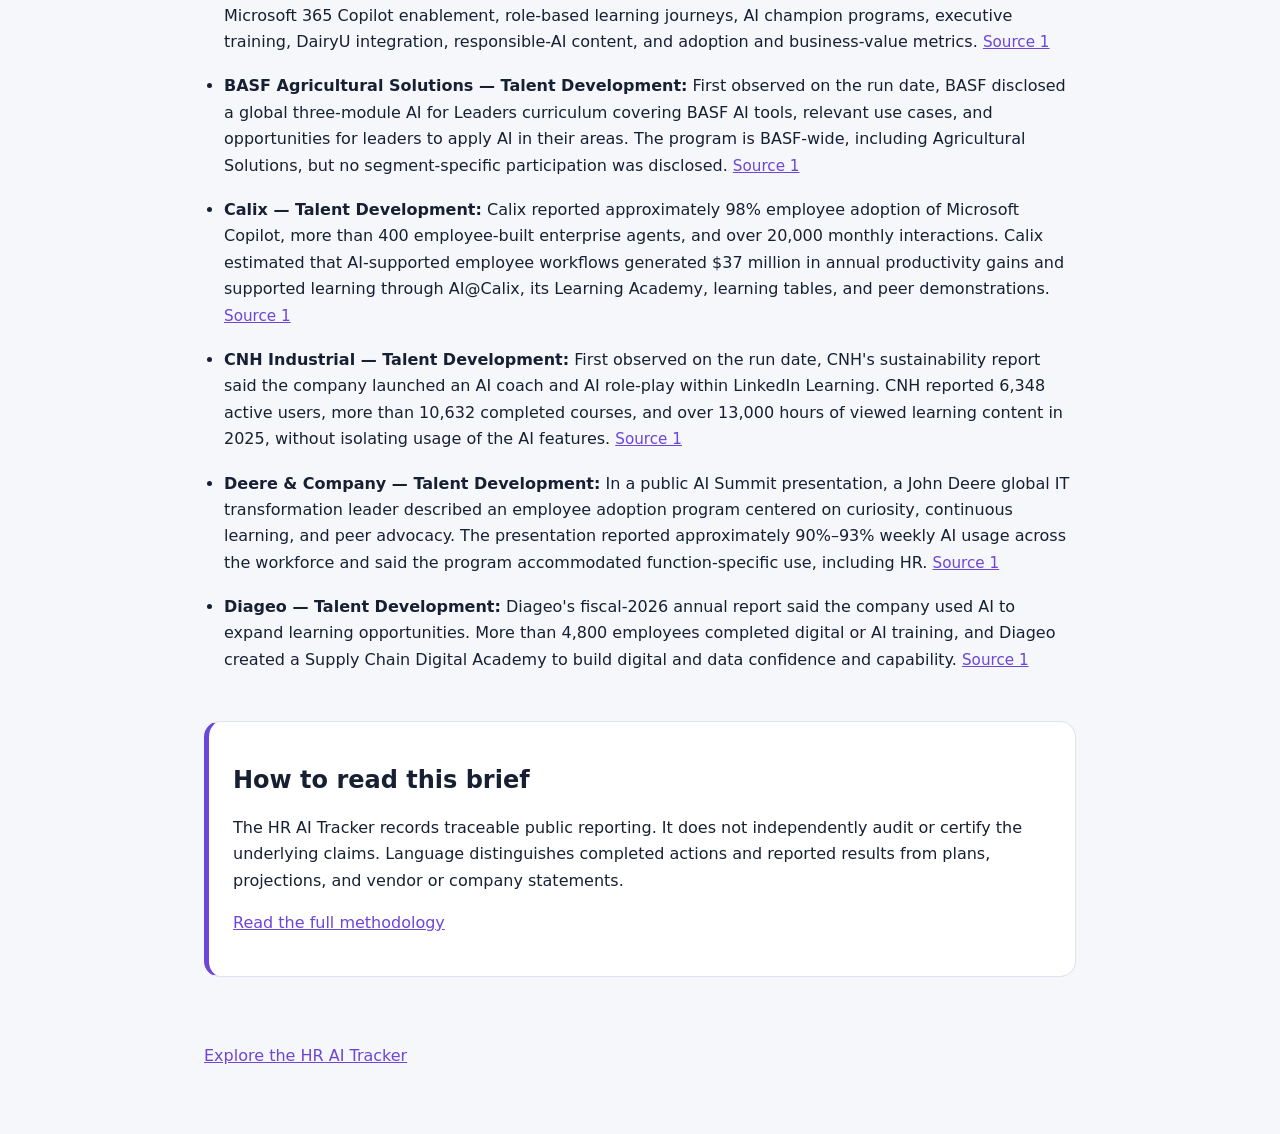
<file: insights/2026-11-22.html>
<!doctype html>
<html lang="en">
<head>
  <meta charset="utf-8">
  <meta name="viewport" content="width=device-width, initial-scale=1">
  <meta name="description" content="Weekly public intelligence on how organizations are adopting AI across HR.">
  <title>Weekly HR &amp; AI Brief — 2026-11-22</title>
  <link rel="stylesheet" href="style.css">
</head>
<body>
  <header class="site-header">
    <a class="brand" href="../">HR AI Tracker</a>
    <a href="index.html">Weekly insights</a>
  </header>
  <main>
    <p class="eyebrow">WEEKLY INTELLIGENCE BRIEF</p>
    <h1>What changed in HR &amp; AI</h1>
    <p class="date">Week ending 2026-11-22</p>
    <p class="lede">A source-linked summary of public reporting on enterprise AI adoption across recruiting, employee services, talent development, people analytics, and governance.</p>
    <div class="metrics" aria-label="Weekly summary">
      <div><strong>11</strong><span>supported patterns</span></div>
      <div><strong>31</strong><span>tracker additions</span></div>
    </div>
    <section>
      <h2 class="section-title">Emerging patterns</h2>
      
        <article class="insight-card">
          <h2>Recruiting AI is moving from point assistance to workflow orchestration</h2>
          <p>Providence&#x27;s agent spans requisitions, approvals, internal transfers, marketing, and status updates, while Workable customers use coordinated sourcing and screening agents and LinkedIn reports broad adoption of talent-pool management and prescreening. The common direction is toward agents moving work across multiple recruiting stages and systems, with recruiters or hiring managers retaining visible decision and approval points.</p>
          <p class="companies"><strong>Companies:</strong> Providence, CacheFly, Belong, H2 Health, LinkedIn</p>
          <p class="sources"><strong>Evidence:</strong> <a href="https://newsroom.ibm.com/2026-10-07-providence-health-collaborates-with-ibm-using-ai-to-reduce-hiring-admin-time-without-replacing-a-single-system?utm_source=openai" target="_blank" rel="noopener noreferrer">Source 1</a><span aria-hidden="true"> · </span><a href="https://www.globenewswire.com/news-release/2026/09/14/3361284/0/en/workable-brings-its-new-line-of-ai-recruiting-agents-to-general-availability-with-new-credit-based-pricing-model-and-expanded-mcp-capabilities.html" target="_blank" rel="noopener noreferrer">Source 2</a><span aria-hidden="true"> · </span><a href="https://news.linkedin.com/2026/hiring-assistant-2?mcid=7412864047022268418" target="_blank" rel="noopener noreferrer">Source 3</a></p>
        </article>
        <article class="insight-card">
          <h2>Employee-service agents have reached measurable production scale</h2>
          <p>Wipro, LTM, Robinhood, and BMO show conversational employee-service interfaces moving beyond policy search into case documentation, request routing, workflow initiation, and cross-functional HR and IT support. Reported scale ranges from company-wide deployment to hundreds of workflows and millions of annual queries, with vendors and customers attributing substantial response-time, productivity, deflection, and satisfaction improvements to these systems.</p>
          <p class="companies"><strong>Companies:</strong> Wipro, LTM, Robinhood, BMO</p>
          <p class="sources"><strong>Evidence:</strong> <a href="https://www.globenewswire.com/news-release/2026/09/01/3354202/0/en/ema-launches-hr-it-and-finance-hub-to-help-enterprises-put-ai-employees-to-work-in-minutes.html" target="_blank" rel="noopener noreferrer">Source 1</a><span aria-hidden="true"> · </span><a href="https://newsroom.servicenow.com/press-releases/details/2026/ServiceNow-adds-Hiring-Assistant-to-a-suite-of-Productivity-Assistants-for-HR-leaders-and-managers-/default.aspx" target="_blank" rel="noopener noreferrer">Source 2</a><span aria-hidden="true"> · </span><a href="https://www.itpro.com/technology/artificial-intelligence/workday-customers-showcase-how-to-unlock-ai-value" target="_blank" rel="noopener noreferrer">Source 3</a></p>
        </article>
        <article class="insight-card">
          <h2>HR-AI work is becoming a dedicated operating specialty</h2>
          <p>Cityblock Health, Deepgram, Mutual of Omaha, and Airbus sought hybrid practitioners specifically responsible for building, deploying, redesigning, or governing AI in People processes. The roles combine HR-process knowledge with automation engineering, APIs, workforce design, testing, data protection, risk management, change management, and outcome measurement rather than treating AI as an incidental productivity tool.</p>
          <p class="companies"><strong>Companies:</strong> Cityblock Health, Deepgram, Mutual of Omaha, Airbus</p>
          <p class="sources"><strong>Evidence:</strong> <a href="https://jobs.generalcatalyst.com/companies/cityblock-health/jobs/92893214-principal-workforce-innovation?utm_source=openai" target="_blank" rel="noopener noreferrer">Source 1</a><span aria-hidden="true"> · </span><a href="https://job.careers/job/daca19b34eca02425dba9e29551c905b/?utm_source=openai" target="_blank" rel="noopener noreferrer">Source 2</a><span aria-hidden="true"> · </span><a href="https://www.computerjobs.com/us/en/extjob/HR-AI-AUTOMATION-ENABLEMENT-SPECIALIST-in-Torrance-California-USA-830D944729E65D5926/" target="_blank" rel="noopener noreferrer">Source 3</a><span aria-hidden="true"> · </span><a href="https://www.drjobpro.com/usa/jobs/hr-ai-solutions-and-governance-specialist-herndon-airbus-MWEG80SL6XDOXTG?utm_source=openai" target="_blank" rel="noopener noreferrer">Source 4</a></p>
        </article>
        <article class="insight-card">
          <h2>Governance controls are moving inside HR workflows</h2>
          <p>BMO, Cityblock Health, Deepgram, Mutual of Omaha, Workday, and Wipro/Ema point to governance becoming an operational layer of HR AI. Recurring controls include bounded pilots, inherited permissions, approval gates, documented testing, human escalation, audit trails, sensitive-data safeguards, bias evaluation, and review by legal, privacy, security, compliance, risk, and data-governance teams.</p>
          <p class="companies"><strong>Companies:</strong> BMO, Cityblock Health, Deepgram, Mutual of Omaha, Workday, Wipro</p>
          <p class="sources"><strong>Evidence:</strong> <a href="https://www.itpro.com/technology/artificial-intelligence/workday-customers-showcase-how-to-unlock-ai-value" target="_blank" rel="noopener noreferrer">Source 1</a><span aria-hidden="true"> · </span><a href="https://jobs.generalcatalyst.com/companies/cityblock-health/jobs/92893214-principal-workforce-innovation?utm_source=openai" target="_blank" rel="noopener noreferrer">Source 2</a><span aria-hidden="true"> · </span><a href="https://job.careers/job/daca19b34eca02425dba9e29551c905b/?utm_source=openai" target="_blank" rel="noopener noreferrer">Source 3</a><span aria-hidden="true"> · </span><a href="https://www.computerjobs.com/us/en/extjob/HR-AI-AUTOMATION-ENABLEMENT-SPECIALIST-in-Torrance-California-USA-830D944729E65D5926/" target="_blank" rel="noopener noreferrer">Source 4</a><span aria-hidden="true"> · </span><a href="https://newsroom.workday.com/2026-10-13-Workday-Launches-Autopilot-Agents-That-Get-Real-Work-Done-Across-HR%2C-Finance%2C-and-IT?asPDF=1&amp;es_id=f0f0bedac7" target="_blank" rel="noopener noreferrer">Source 5</a><span aria-hidden="true"> · </span><a href="https://www.globenewswire.com/news-release/2026/09/01/3354202/0/en/ema-launches-hr-it-and-finance-hub-to-help-enterprises-put-ai-employees-to-work-in-minutes.html" target="_blank" rel="noopener noreferrer">Source 6</a></p>
        </article>
        <article class="insight-card">
          <h2>AI skills programs are expanding from literacy to workforce architecture and judgment</h2>
          <p>EY and Cargill are scaling hands-on AI capability and responsible-use programs, while PwC is emphasizing critical thinking, empathy, adaptability, and judgment as AI assumes more analytical work. Together, the programs indicate that enterprise AI development is broadening from basic tool familiarity to agent construction, leadership practice, responsible operation, and the human capabilities needed for redesigned jobs.</p>
          <p class="companies"><strong>Companies:</strong> EY, Cargill, PwC</p>
          <p class="sources"><strong>Evidence:</strong> <a href="https://www.ey.com/content/dam/ey-unified-site/ey-com/en-gl/campaigns/value-realized/documents/2026/ey-value-realized-2026.pdf" target="_blank" rel="noopener noreferrer">Source 1</a><span aria-hidden="true"> · </span><a href="https://www.cargill.com/sustainability/doc/1451399051522/2026-cargill-impact-report.pdf" target="_blank" rel="noopener noreferrer">Source 2</a><span aria-hidden="true"> · </span><a href="https://finance.yahoo.com/technology/ai/articles/pwc-plans-certify-workers-critical-131019483.html?utm_source=openai" target="_blank" rel="noopener noreferrer">Source 3</a></p>
        </article>
        <article class="insight-card">
          <h2>AI is becoming consequential for staffing and employee assessment</h2>
          <p>Zscaler, FICO, Barclays, and Kroger connected workforce reductions or resource reallocation to combinations of AI investment, technology efficiency, simplification, and operating-model change. Separately, Proton reportedly evaluated selected employees on demonstrated AI-enabled outcomes. These cases show employment consequences becoming more direct, but the evidence does not establish that AI automated every eliminated position or that AI-use assessment is already a standard enterprise performance practice.</p>
          <p class="companies"><strong>Companies:</strong> Zscaler, FICO, Barclays, Kroger, Proton</p>
          <p class="sources"><strong>Evidence:</strong> <a href="https://www.sec.gov/Archives/edgar/data/1713683/000171368326000157/zs-20260731.htm" target="_blank" rel="noopener noreferrer">Source 1</a><span aria-hidden="true"> · </span><a href="https://www.sec.gov/Archives/edgar/data/814547/000119312526415732/d127042d8k.htm" target="_blank" rel="noopener noreferrer">Source 2</a><span aria-hidden="true"> · </span><a href="https://apnews.com/article/ai-layoffs-meta-microsoft-barclays-300bd6c2585b4a6996c2ac553d870055" target="_blank" rel="noopener noreferrer">Source 3</a><span aria-hidden="true"> · </span><a href="https://www.techradar.com/vpn/vpn-services/proton-is-re-interviewing-staff-about-how-they-use-ai-and-their-jobs-could-depend-on-the-answers" target="_blank" rel="noopener noreferrer">Source 4</a></p>
        </article>
        <article class="insight-card">
          <h2>Task-level workforce design is emerging as a distinct HR-AI practice</h2>
          <p>Workday is productizing job decomposition into tasks, skills, training needs, and AI-augmentation opportunities; Cityblock Health sought a practitioner to make task-level human, outsourcing, and automation decisions; and Providence redesigned an end-to-end internal-transfer process around an agent. The pattern points beyond isolated AI features toward redesigning jobs, process ownership, and human-agent collaboration.</p>
          <p class="companies"><strong>Companies:</strong> Workday, Cityblock Health, Providence</p>
          <p class="sources"><strong>Evidence:</strong> <a href="https://investor.workday.com/news-and-events/press-releases/news-details/2026/Workday-Introduces-Work-Intelligence-to-Help-Customers-Design-Work-for-AI/default.aspx?trk=article-ssr-frontend-pulse_little-text-block" target="_blank" rel="noopener noreferrer">Source 1</a><span aria-hidden="true"> · </span><a href="https://jobs.generalcatalyst.com/companies/cityblock-health/jobs/92893214-principal-workforce-innovation?utm_source=openai" target="_blank" rel="noopener noreferrer">Source 2</a><span aria-hidden="true"> · </span><a href="https://newsroom.ibm.com/2026-10-07-providence-health-collaborates-with-ibm-using-ai-to-reduce-hiring-admin-time-without-replacing-a-single-system?utm_source=openai" target="_blank" rel="noopener noreferrer">Source 3</a></p>
        </article>
        <article class="insight-card">
          <h2>Companies are establishing dedicated roles to deploy and govern AI inside HR</h2>
          <p>Alaska Air Group, AB InBev, Cummins, Danaher, Best Buy, DaVita, and Dairy Farmers of America advertised roles in which AI deployment, governance, workforce redesign, or enablement was central to the HR mandate. This indicates movement from ad hoc experimentation toward named operational ownership within talent, learning, shared services, and workforce strategy.</p>
          <p class="companies"><strong>Companies:</strong> Alaska Air Group, Anheuser-Busch InBev, Cummins, Danaher, Best Buy, DaVita, Dairy Farmers of America</p>
          <p class="sources"><strong>Evidence:</strong> <a href="https://corporatejobs-alaskaair.icims.com/jobs/24849/senior-ai-learning-solutions-designer/job?in_iframe=1&amp;utm_source=openai" target="_blank" rel="noopener noreferrer">Source 1</a><span aria-hidden="true"> · </span><a href="https://www.linkedin.com/jobs/view/talent-acquisition-capability-excellence-leader-at-cummins-inc-4460220341?utm_source=openai" target="_blank" rel="noopener noreferrer">Source 2</a><span aria-hidden="true"> · </span><a href="https://danaher.wd1.myworkdayjobs.com/en-US/DanaherJobs/job/Advisor--Global-Talent-Acquisition-Programs--USA-Remote-_R1311087?utm_source=openai" target="_blank" rel="noopener noreferrer">Source 3</a><span aria-hidden="true"> · </span><a href="https://davita.wd1.myworkdayjobs.com/es/DKC_External/job/Director--People-Hub_R0461331?utm_source=openai" target="_blank" rel="noopener noreferrer">Source 4</a></p>
        </article>
        <article class="insight-card">
          <h2>Recruiting AI is expanding across assessment, matching, sourcing, and workflow automation</h2>
          <p>Corteva disclosed AI-based applicant matching, Delta identified an AI-powered candidate assessment, AB InBev sought AI-assisted sourcing and screening, and Dollar Tree said it was already using AI-enabled recruiting tools. Human oversight and candidate-choice language is visible in the Corteva and Delta disclosures.</p>
          <p class="companies"><strong>Companies:</strong> Corteva Agriscience, Delta Air Lines, Anheuser-Busch InBev, Dollar Tree</p>
          <p class="sources"><strong>Evidence:</strong> <a href="https://apply.corteva.com/careers/job/893397611685?domain=corteva.com&amp;hl=en&amp;visitor_id=linkedin&amp;utm_source=openai" target="_blank" rel="noopener noreferrer">Source 1</a><span aria-hidden="true"> · </span><a href="https://www.delta.com/us/en/careers/flight-attendant-careers" target="_blank" rel="noopener noreferrer">Source 2</a><span aria-hidden="true"> · </span><a href="https://getmereferred.com/in/job-listing/manager-talent-acquisition-campus-programs-ab-inbev-gcc-india-inkabengaluru-8-to-10-years-experience-3bf7ab5f-6052-4a0c-b2f0-72d188122590?utm_source=openai" target="_blank" rel="noopener noreferrer">Source 3</a><span aria-hidden="true"> · </span><a href="https://stockanalysis.com/stocks/dltr/transcripts/660106-agm-2026/" target="_blank" rel="noopener noreferrer">Source 4</a></p>
        </article>
        <article class="insight-card">
          <h2>AI learning programs are progressing from basic training to scaled workforce adoption</h2>
          <p>BASF, CNH, Deere, Diageo, Calix, and Dairy Farmers of America described structured AI learning or adoption programs. Calix and Deere supplied especially strong scale indicators, while Diageo reported training completions and CNH embedded AI coaching and role-play into its learning platform.</p>
          <p class="companies"><strong>Companies:</strong> BASF Agricultural Solutions, CNH Industrial, Deere &amp; Company, Diageo, Calix, Dairy Farmers of America</p>
          <p class="sources"><strong>Evidence:</strong> <a href="https://investor-relations.calix.com/news-events/press-releases/detail/1033/calix-named-to-newsweeks-greatest-workplaces-in-tech-2026-on-strength-of-human-centric-agentic-innovation" target="_blank" rel="noopener noreferrer">Source 1</a><span aria-hidden="true"> · </span><a href="https://videos.itrevolution.com/watch/1183103033?utm_source=openai" target="_blank" rel="noopener noreferrer">Source 2</a><span aria-hidden="true"> · </span><a href="https://www.diageo.com/~/media/Files/D/Diageo-V2/Diageo-Corp/investors/results-reports-and-events/annual-reports/2026/annual-report-2026.pdf?utm_source=openai" target="_blank" rel="noopener noreferrer">Source 3</a><span aria-hidden="true"> · </span><a href="https://www.cnh.com/-/media/CNHi/cnhicorporate/Sustainability/sustainability_reports/docs/CNH_Sustainability_2025_0605-Final.pdf?utm_source=openai" target="_blank" rel="noopener noreferrer">Source 4</a></p>
        </article>
        <article class="insight-card">
          <h2>AI transformation is beginning to reshape workforce and organizational design</h2>
          <p>Best Buy sought leadership for human-agent operating models, reskilling, redeployment, and role evolution; C.H. Robinson tied its new CHRO&#x27;s mandate to its Lean AI strategy; and Campbell&#x27;s described AI spanning internal mobility, workforce planning, and employee and manager productivity. These signals extend beyond individual HR tools into operating-model and workforce transformation.</p>
          <p class="companies"><strong>Companies:</strong> Best Buy, C.H. Robinson, The Campbell&#x27;s Company</p>
          <p class="sources"><strong>Evidence:</strong> <a href="https://www.indeed.com/q-director-organizational-effectiveness-l-minneapolis%2C-mn-jobs.html?utm_source=openai" target="_blank" rel="noopener noreferrer">Source 1</a><span aria-hidden="true"> · </span><a href="https://www.chrobinson.com/en-us/about-us/newsroom/press-releases/2026/valerie-capers-workman-chief-human-resources-officer/?trk=article-ssr-frontend-pulse_little-text-block&amp;utm_source=openai" target="_blank" rel="noopener noreferrer">Source 2</a><span aria-hidden="true"> · </span><a href="https://www.hrtechnologyconference.com/seminar-programme-2026/workday?utm_source=openai" target="_blank" rel="noopener noreferrer">Source 3</a></p>
        </article>
    </section>
    
        <section>
          <h2>Tracker additions</h2>
          <ul class="improvements"><li><strong>Providence — Recruiting:</strong> Providence deployed an IBM watsonx Orchestrate agent spanning requisition creation, approvals, internal transfers, job marketing, and status updates. Providence and IBM attributed 90% less hiring-manager administrative effort, 12-day-faster internal starts, 60% lower transfer costs, and up to 70% better process accuracy to the deployment. <span class="sources"><a href="https://newsroom.ibm.com/2026-10-07-providence-health-collaborates-with-ibm-using-ai-to-reduce-hiring-admin-time-without-replacing-a-single-system?utm_source=openai" target="_blank" rel="noopener noreferrer">Source 1</a></span></li><li><strong>LTM — HR Service Delivery:</strong> ServiceNow reported that LTM&#x27;s RAIma assistant supports employees across the lifecycle and generates documentation for 14,000 HR incidents and case resolutions monthly. ServiceNow attributed a 21% increase in HR productivity and an onboarding-satisfaction increase from 4.7 to 5.0 to the deployment. <span class="sources"><a href="https://newsroom.servicenow.com/press-releases/details/2026/ServiceNow-adds-Hiring-Assistant-to-a-suite-of-Productivity-Assistants-for-HR-leaders-and-managers-/default.aspx" target="_blank" rel="noopener noreferrer">Source 1</a></span></li><li><strong>Robinhood — HR Service Delivery:</strong> Robinhood consolidated nearly 250 routes for requesting HR and IT assistance into one AI-enabled interface. ServiceNow reported 70% request deflection without human intervention, 94% employee satisfaction, and 90% internal-support satisfaction. <span class="sources"><a href="https://newsroom.servicenow.com/press-releases/details/2026/ServiceNow-adds-Hiring-Assistant-to-a-suite-of-Productivity-Assistants-for-HR-leaders-and-managers-/default.aspx" target="_blank" rel="noopener noreferrer">Source 1</a></span></li><li><strong>Cityblock Health — People Analytics:</strong> Cityblock Health sought a Principal, Workforce Innovation &amp; People AI to model work at task level, determine what should remain human or be automated, redesign jobs and hiring profiles, build People-team agents, define human escalation, establish an HR AI center of excellence, and measure effects on productivity, quality, cost, and retention. <span class="sources"><a href="https://jobs.generalcatalyst.com/companies/cityblock-health/jobs/92893214-principal-workforce-innovation?utm_source=openai" target="_blank" rel="noopener noreferrer">Source 1</a></span></li><li><strong>Deepgram — HR Service Delivery:</strong> Deepgram sought a People AI Operations Specialist to build and maintain AI-first People and Talent workflows, connect HR systems through APIs and webhooks, create agents that answer questions and complete defined actions, automate recruiting processes, and protect sensitive employee data. <span class="sources"><a href="https://job.careers/job/daca19b34eca02425dba9e29551c905b/?utm_source=openai" target="_blank" rel="noopener noreferrer">Source 1</a></span></li><li><strong>Airbus — Governance:</strong> An employer-attributed posting observed on November 13 showed Airbus seeking an HR AI Solutions and Governance Specialist to design and govern AI solutions in its North American HR Digital organization. <span class="sources"><a href="https://www.drjobpro.com/usa/jobs/hr-ai-solutions-and-governance-specialist-herndon-airbus-MWEG80SL6XDOXTG?utm_source=openai" target="_blank" rel="noopener noreferrer">Source 1</a></span></li><li><strong>EY — Talent Development:</strong> In a company report first observed for this run on November 22, EY disclosed more than 5.2 million formal AI-learning hours, more than 40,000 new AI badges, and another 104,000 badges in progress. Its programs included agentic-AI training and pathways intended to advance employees from beginners to AI-agent builders. <span class="sources"><a href="https://www.ey.com/content/dam/ey-unified-site/ey-com/en-gl/campaigns/value-realized/documents/2026/ey-value-realized-2026.pdf" target="_blank" rel="noopener noreferrer">Source 1</a></span></li><li><strong>Cargill — Talent Development:</strong> In a company impact report first observed for this run on November 22, Cargill said more than 15,000 employees had participated in generative-AI sessions covering hands-on use and responsible operation. AI use was also incorporated into a leadership program completed by more than 2,700 people leaders. <span class="sources"><a href="https://www.cargill.com/sustainability/doc/1451399051522/2026-cargill-impact-report.pdf" target="_blank" rel="noopener noreferrer">Source 1</a></span></li><li><strong>PwC — Talent Development:</strong> PwC announced plans to put more than 85,000 employees across the United States, Mexico, and its acceleration centers through a critical-thinking certification focused on judgment, simulations, empathy, adaptability, and other human capabilities expected to grow in importance as AI assumes more research, writing, and analysis work. <span class="sources"><a href="https://finance.yahoo.com/technology/ai/articles/pwc-plans-certify-workers-critical-131019483.html?utm_source=openai" target="_blank" rel="noopener noreferrer">Source 1</a></span></li><li><strong>Zscaler — People Analytics:</strong> Zscaler committed to reducing worldwide headcount by approximately 3%, describing the action as a strategic resource reallocation intended to create additional capacity for AI and growth initiatives. The filing did not characterize every affected position as directly automated by AI. <span class="sources"><a href="https://www.sec.gov/Archives/edgar/data/1713683/000171368326000157/zs-20260731.htm" target="_blank" rel="noopener noreferrer">Source 1</a></span></li><li><strong>FICO — People Analytics:</strong> FICO approved a reduction of approximately 15% of positions alongside fewer management layers, structural simplification, process and tool optimization, and integration of AI-driven product development. The filing did not isolate the proportion of reductions attributable to AI. <span class="sources"><a href="https://www.sec.gov/Archives/edgar/data/814547/000119312526415732/d127042d8k.htm" target="_blank" rel="noopener noreferrer">Source 1</a></span></li><li><strong>Proton — Governance:</strong> Proton reportedly planned consequential employee re-interviews requiring selected staff to demonstrate how AI had changed their work and what outcomes it produced. Proton said the process was not a pretext for layoffs and was also intended to identify employees needing support. <span class="sources"><a href="https://www.techradar.com/vpn/vpn-services/proton-is-re-interviewing-staff-about-how-they-use-ai-and-their-jobs-could-depend-on-the-answers" target="_blank" rel="noopener noreferrer">Source 1</a></span></li><li><strong>Workday — People Analytics:</strong> Workday introduced Work Intelligence to decompose jobs into tasks and map those tasks to skills, training requirements, and potential AI augmentation, supporting workforce planning around human-agent collaboration. Workday said the underlying Skills Cloud was used by more than 3,450 customers. <span class="sources"><a href="https://investor.workday.com/news-and-events/press-releases/news-details/2026/Workday-Introduces-Work-Intelligence-to-Help-Customers-Design-Work-for-AI/default.aspx?trk=article-ssr-frontend-pulse_little-text-block" target="_blank" rel="noopener noreferrer">Source 1</a></span></li><li><strong>Workday — Governance:</strong> Workday announced HR, finance, and IT Autopilot Agents designed to inherit each customer&#x27;s policies, permissions, approvals, and controls. The announced recruiting workflow retained recruiter approval for candidate outreach. <span class="sources"><a href="https://newsroom.workday.com/2026-10-13-Workday-Launches-Autopilot-Agents-That-Get-Real-Work-Done-Across-HR%2C-Finance%2C-and-IT?asPDF=1&amp;es_id=f0f0bedac7" target="_blank" rel="noopener noreferrer">Source 1</a></span></li><li><strong>Alaska Air Group — Talent Development:</strong> Alaska Airlines posted a Senior AI Learning Solutions Designer role to develop skills-first employee-learning products using AI and work across Learning &amp; Development, Talent Management, technology, and business teams. <span class="sources"><a href="https://corporatejobs-alaskaair.icims.com/jobs/24849/senior-ai-learning-solutions-designer/job?in_iframe=1&amp;utm_source=openai" target="_blank" rel="noopener noreferrer">Source 1</a></span></li><li><strong>Anheuser-Busch InBev — Recruiting:</strong> AB InBev GCC India advertised a Manager, Talent Acquisition &amp; Campus Programs role responsible for integrating AI-assisted sourcing, automated screening, generative-AI job descriptions and outreach, and intelligent pipeline scoring into recruiting operations. The role also covered recruiter training and adoption playbooks. <span class="sources"><a href="https://getmereferred.com/in/job-listing/manager-talent-acquisition-campus-programs-ab-inbev-gcc-india-inkabengaluru-8-to-10-years-experience-3bf7ab5f-6052-4a0c-b2f0-72d188122590?utm_source=openai" target="_blank" rel="noopener noreferrer">Source 1</a></span></li><li><strong>The Campbell&#x27;s Company — Recruiting:</strong> At HR Tech 2026, Campbell&#x27;s AVP of Talent Acquisition described the company as operationalizing AI across hiring decisions, internal mobility, workforce planning, and manager and employee productivity, while moving from individual HR tools toward integrated enterprise platforms. <span class="sources"><a href="https://www.hrtechnologyconference.com/seminar-programme-2026/workday?utm_source=openai" target="_blank" rel="noopener noreferrer">Source 1</a></span></li><li><strong>Corteva Agriscience — Recruiting:</strong> Corteva disclosed that Talent Acquisition uses Eightfold AI to compare applicant qualifications with job requirements and provide match scores and explanations for recruiter review. Corteva offers an opt-out for human-only review and states that people retain final decision authority; the posting also called for AI-enabled recruiting initiatives. <span class="sources"><a href="https://apply.corteva.com/careers/job/893397611685?domain=corteva.com&amp;hl=en&amp;visitor_id=linkedin&amp;utm_source=openai" target="_blank" rel="noopener noreferrer">Source 1</a></span></li><li><strong>Cummins — Recruiting:</strong> Cummins advertised a Talent Acquisition Capability &amp; Excellence Leader role to implement AI-driven recruiting solutions, govern global AI agents used by Talent Acquisition, manage compliance and change, and align recruiter and hiring-manager learning with evolving AI capabilities. <span class="sources"><a href="https://www.linkedin.com/jobs/view/talent-acquisition-capability-excellence-leader-at-cummins-inc-4460220341?utm_source=openai" target="_blank" rel="noopener noreferrer">Source 1</a></span></li><li><strong>Danaher — Recruiting:</strong> Danaher advertised an Advisor, Global Talent Acquisition Programs role responsible for managing recruiting-AI initiatives and vendors, optimizing ATS, CRM, and sourcing technology, creating recruiter training, and measuring program impact and ROI. June 19 was the stated application deadline. <span class="sources"><a href="https://danaher.wd1.myworkdayjobs.com/en-US/DanaherJobs/job/Advisor--Global-Talent-Acquisition-Programs--USA-Remote-_R1311087?utm_source=openai" target="_blank" rel="noopener noreferrer">Source 1</a></span></li><li><strong>Delta Air Lines — Recruiting:</strong> First observed on the run date, Delta&#x27;s flight-attendant careers page states that applicants complete an AI-powered candidate assessment supplied by MakiPeople, followed by a Fitme values assessment and HireVue on-demand interview. Delta says hiring leaders retain final decision responsibility. <span class="sources"><a href="https://www.delta.com/us/en/careers/flight-attendant-careers" target="_blank" rel="noopener noreferrer">Source 1</a></span></li><li><strong>Dollar Tree — Recruiting:</strong> At Dollar Tree&#x27;s annual shareholder meeting, CEO Michael Creedon said the retailer was already using AI-enabled tools in recruiting, scheduling, onboarding, and administrative work to reduce routine tasks and give associates more time to serve customers. <span class="sources"><a href="https://stockanalysis.com/stocks/dltr/transcripts/660106-agm-2026/" target="_blank" rel="noopener noreferrer">Source 1</a></span></li><li><strong>Best Buy — Talent Development:</strong> Best Buy advertised a Senior Director, Organizational Effectiveness and Workforce Strategy role to translate AI-enabled workflow changes into workforce and organizational strategies, including human-agent operating models, reskilling, role evolution, redeployment, capacity planning, and operating-model redesign. <span class="sources"><a href="https://www.indeed.com/q-director-organizational-effectiveness-l-minneapolis%2C-mn-jobs.html?utm_source=openai" target="_blank" rel="noopener noreferrer">Source 1</a></span></li><li><strong>C.H. Robinson — Talent Development:</strong> C.H. Robinson appointed Valerie Capers Workman as CHRO, effective November 16, with a mandate to align talent, culture, and organizational capabilities with the company&#x27;s Lean AI strategy and translate technological advancement into business performance. <span class="sources"><a href="https://www.chrobinson.com/en-us/about-us/newsroom/press-releases/2026/valerie-capers-workman-chief-human-resources-officer/?trk=article-ssr-frontend-pulse_little-text-block&amp;utm_source=openai" target="_blank" rel="noopener noreferrer">Source 1</a></span></li><li><strong>DaVita — HR Service Delivery:</strong> DaVita advertised a Director, People Hub role to lead HR shared services across Talent Acquisition, Talent Management, Total Rewards, Learning &amp; Development, and reporting while automating and standardizing workflows with AI-assisted tools including ServiceNow Now Assist. <span class="sources"><a href="https://davita.wd1.myworkdayjobs.com/es/DKC_External/job/Director--People-Hub_R0461331?utm_source=openai" target="_blank" rel="noopener noreferrer">Source 1</a></span></li><li><strong>Dairy Farmers of America — Talent Development:</strong> First observed on the run date, DFA&#x27;s Emerging Technology Enablement Lead posting described responsibility for enterprise AI workforce adoption, Microsoft 365 Copilot enablement, role-based learning journeys, AI champion programs, executive training, DairyU integration, responsible-AI content, and adoption and business-value metrics. <span class="sources"><a href="https://www.linkedin.com/jobs/view/emerging-technology-enablement-lead-at-dairy-farmers-of-america-4438842063?utm_source=openai" target="_blank" rel="noopener noreferrer">Source 1</a></span></li><li><strong>BASF Agricultural Solutions — Talent Development:</strong> First observed on the run date, BASF disclosed a global three-module AI for Leaders curriculum covering BASF AI tools, relevant use cases, and opportunities for leaders to apply AI in their areas. The program is BASF-wide, including Agricultural Solutions, but no segment-specific participation was disclosed. <span class="sources"><a href="https://www.basf.com/dam/jcr%3A9f792867-2f96-4cbe-98a9-e0224f921fdd/basf/www/global/documents/en/investor-relations/sustainable-investments/Creating-Fair-and-Attractive-Working-Conditions-at-BASF.pdf" target="_blank" rel="noopener noreferrer">Source 1</a></span></li><li><strong>Calix — Talent Development:</strong> Calix reported approximately 98% employee adoption of Microsoft Copilot, more than 400 employee-built enterprise agents, and over 20,000 monthly interactions. Calix estimated that AI-supported employee workflows generated $37 million in annual productivity gains and supported learning through AI@Calix, its Learning Academy, learning tables, and peer demonstrations. <span class="sources"><a href="https://investor-relations.calix.com/news-events/press-releases/detail/1033/calix-named-to-newsweeks-greatest-workplaces-in-tech-2026-on-strength-of-human-centric-agentic-innovation" target="_blank" rel="noopener noreferrer">Source 1</a></span></li><li><strong>CNH Industrial — Talent Development:</strong> First observed on the run date, CNH&#x27;s sustainability report said the company launched an AI coach and AI role-play within LinkedIn Learning. CNH reported 6,348 active users, more than 10,632 completed courses, and over 13,000 hours of viewed learning content in 2025, without isolating usage of the AI features. <span class="sources"><a href="https://www.cnh.com/-/media/CNHi/cnhicorporate/Sustainability/sustainability_reports/docs/CNH_Sustainability_2025_0605-Final.pdf?utm_source=openai" target="_blank" rel="noopener noreferrer">Source 1</a></span></li><li><strong>Deere &amp; Company — Talent Development:</strong> In a public AI Summit presentation, a John Deere global IT transformation leader described an employee adoption program centered on curiosity, continuous learning, and peer advocacy. The presentation reported approximately 90%–93% weekly AI usage across the workforce and said the program accommodated function-specific use, including HR. <span class="sources"><a href="https://videos.itrevolution.com/watch/1183103033?utm_source=openai" target="_blank" rel="noopener noreferrer">Source 1</a></span></li><li><strong>Diageo — Talent Development:</strong> Diageo&#x27;s fiscal-2026 annual report said the company used AI to expand learning opportunities. More than 4,800 employees completed digital or AI training, and Diageo created a Supply Chain Digital Academy to build digital and data confidence and capability. <span class="sources"><a href="https://www.diageo.com/~/media/Files/D/Diageo-V2/Diageo-Corp/investors/results-reports-and-events/annual-reports/2026/annual-report-2026.pdf?utm_source=openai" target="_blank" rel="noopener noreferrer">Source 1</a></span></li></ul>
        </section>
    <aside class="methodology">
      <h2>How to read this brief</h2>
      <p>The HR AI Tracker records traceable public reporting. It does not independently audit or certify the underlying claims. Language distinguishes completed actions and reported results from plans, projections, and vendor or company statements.</p>
      <p><a href="../#methodology">Read the full methodology</a></p>
    </aside>
  </main>
  <footer><a href="../">Explore the HR AI Tracker</a></footer>
</body>
</html>
</file>
<file: insights/style.css>
:root{color-scheme:light;--ink:#172033;--muted:#5b6473;--paper:#f6f7fb;--card:#fff;--accent:#6d45d8;--line:#dfe3eb}
*{box-sizing:border-box}
body{margin:0;background:var(--paper);color:var(--ink);font:16px/1.65 system-ui,-apple-system,BlinkMacSystemFont,"Segoe UI",sans-serif}
.site-header,main,footer{max-width:920px;margin:auto;padding:24px}
.site-header{display:flex;justify-content:space-between;gap:24px}
.brand{font-weight:800;text-decoration:none}
a{color:var(--accent)}
h1{font-size:clamp(2.2rem,7vw,4.5rem);line-height:1.02;letter-spacing:-.04em;margin:.25rem 0}
h2{line-height:1.2}
.eyebrow{font-size:.75rem;font-weight:800;letter-spacing:.12em;color:var(--accent)}
.date,.archive-meta,.companies{color:var(--muted)}
.lede{font-size:1.25rem;max-width:720px}
.metrics{display:flex;gap:16px;margin:32px 0}
.metrics div{display:flex;flex-direction:column;background:var(--card);border:1px solid var(--line);border-radius:14px;padding:18px 24px}
.metrics strong{font-size:2rem}
.metrics span{color:var(--muted)}
.section-title{margin-top:48px}
.insight-card,.archive-card,.methodology{background:var(--card);border:1px solid var(--line);border-radius:16px;padding:24px;margin:18px 0}
.sources{font-size:.95rem}
.improvements{padding-left:1.25rem}
.improvements li{margin:18px 0}
.archive-card h2{margin:.2rem 0}
.archive-card h2 a{text-decoration:none}
.methodology{margin-top:48px;border-left:5px solid var(--accent)}
footer{padding-bottom:64px}
@media(max-width:560px){.metrics{flex-direction:column}.site-header{align-items:flex-start;flex-direction:column}}
</file>
